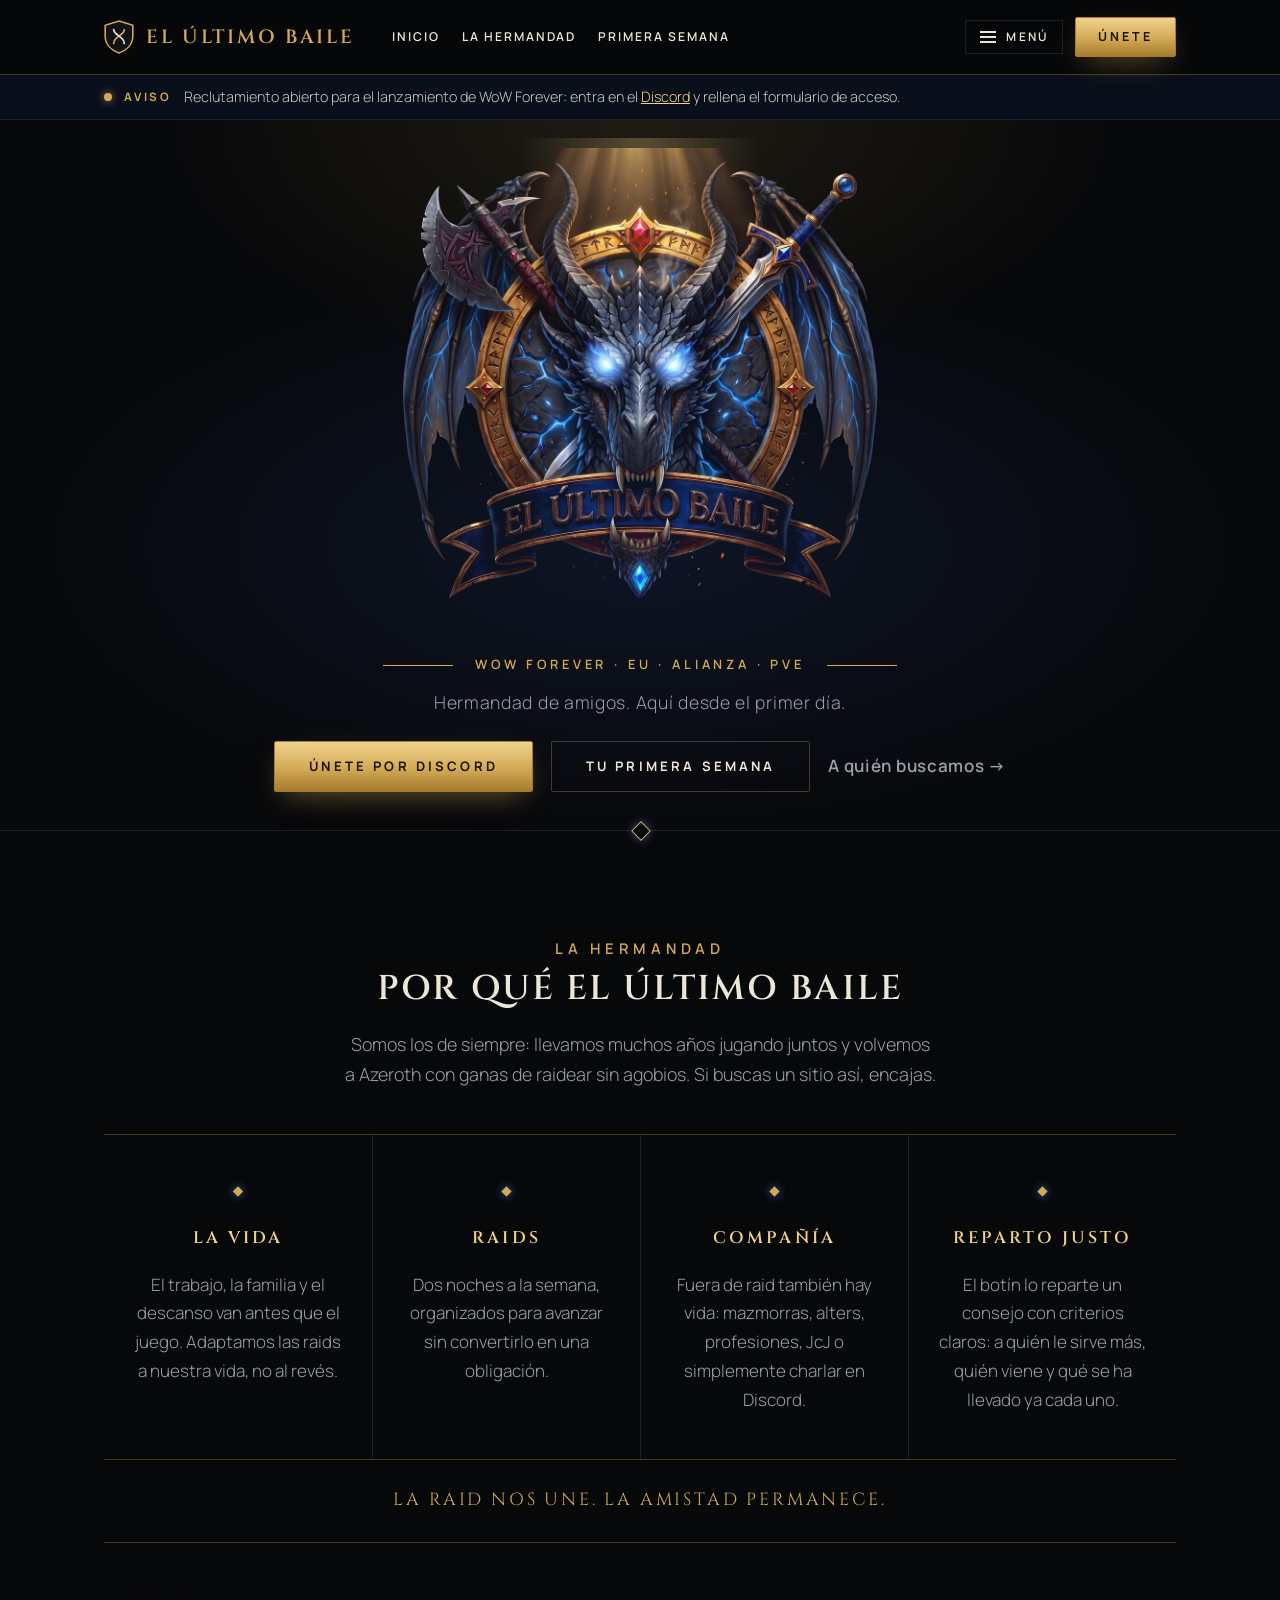
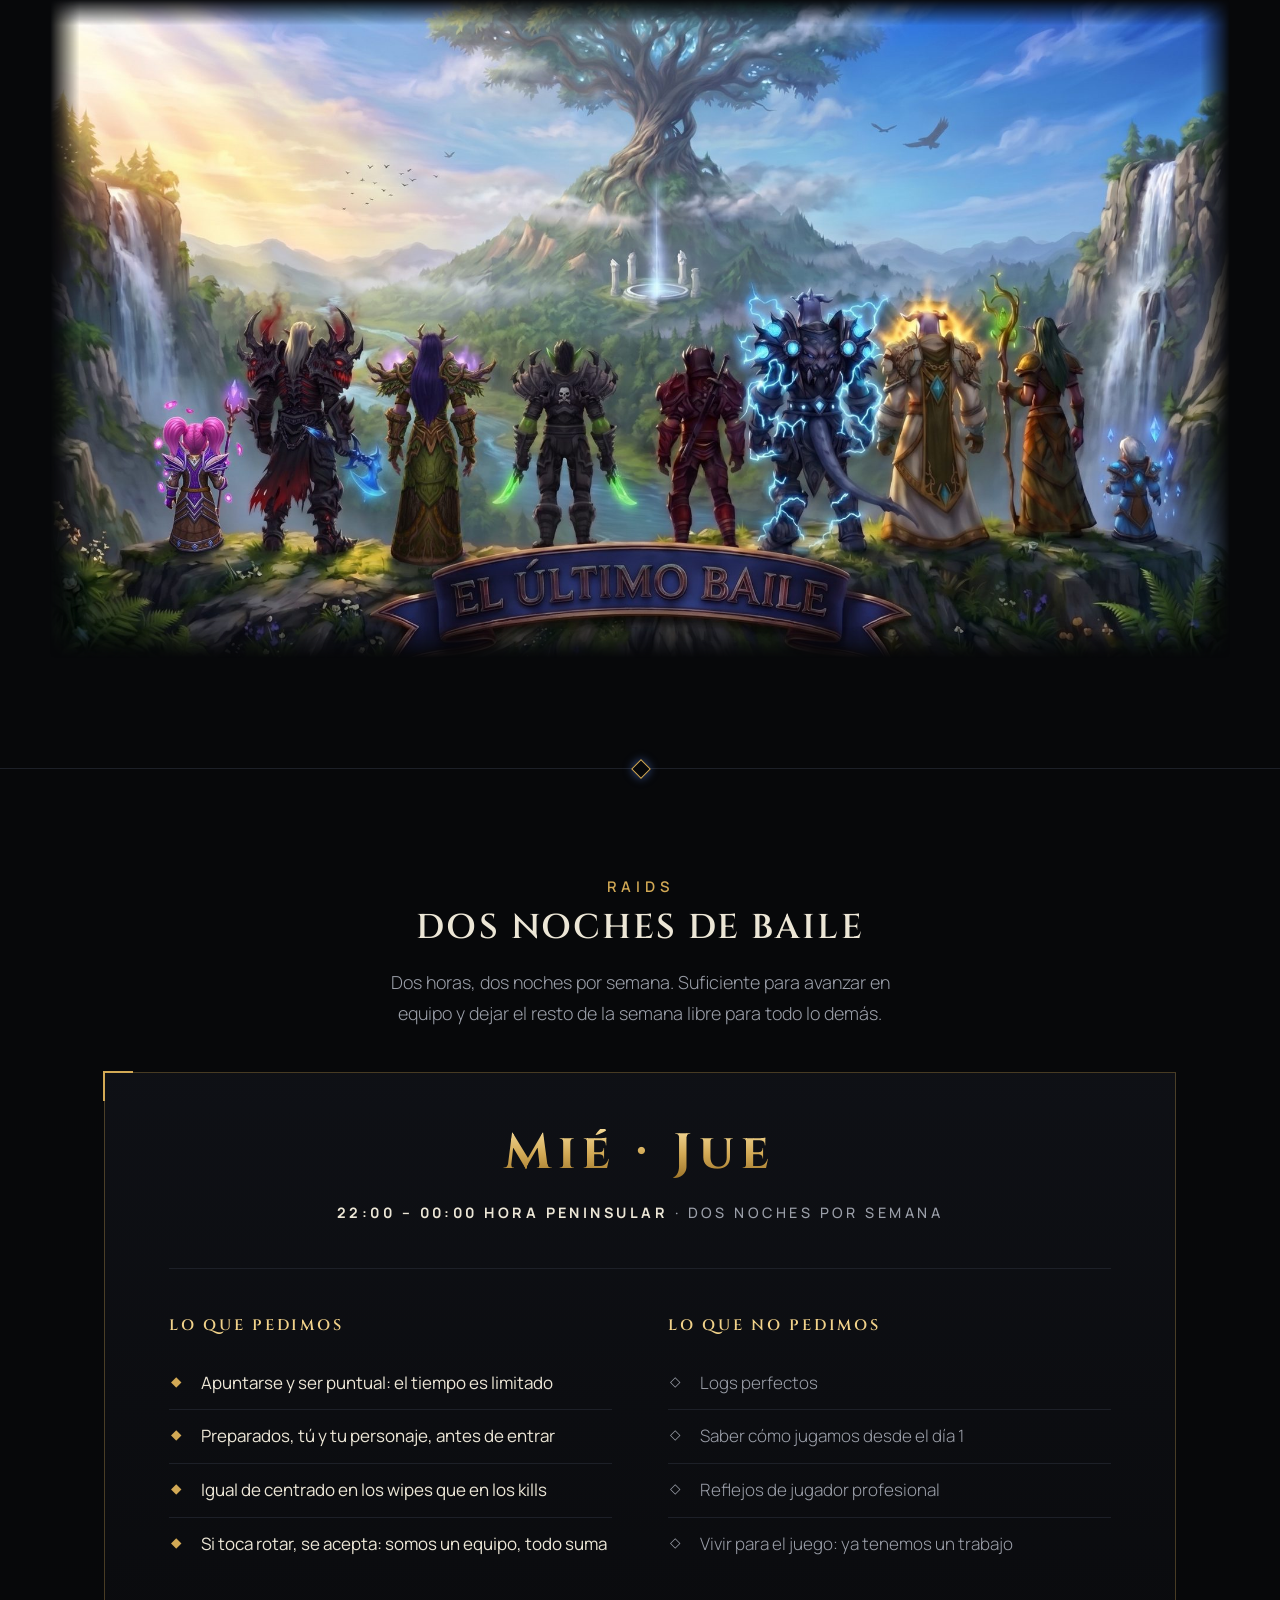
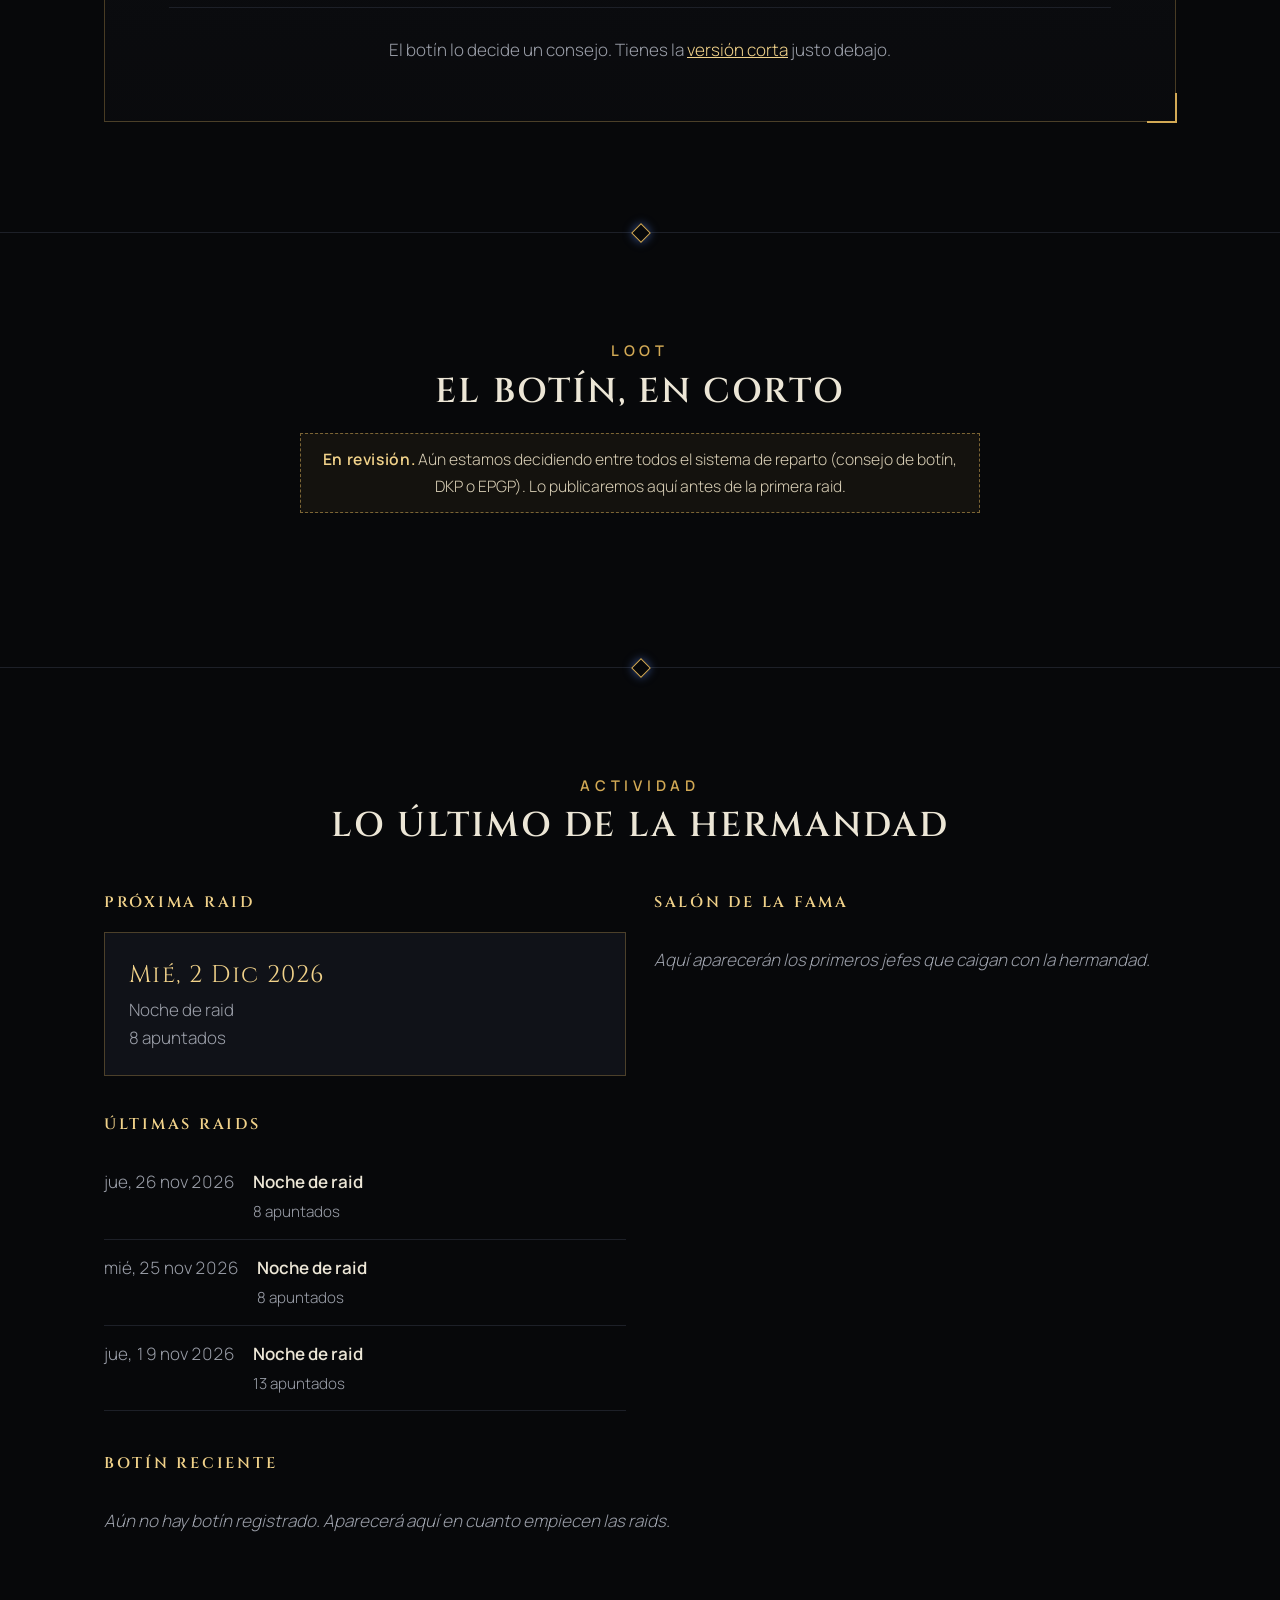
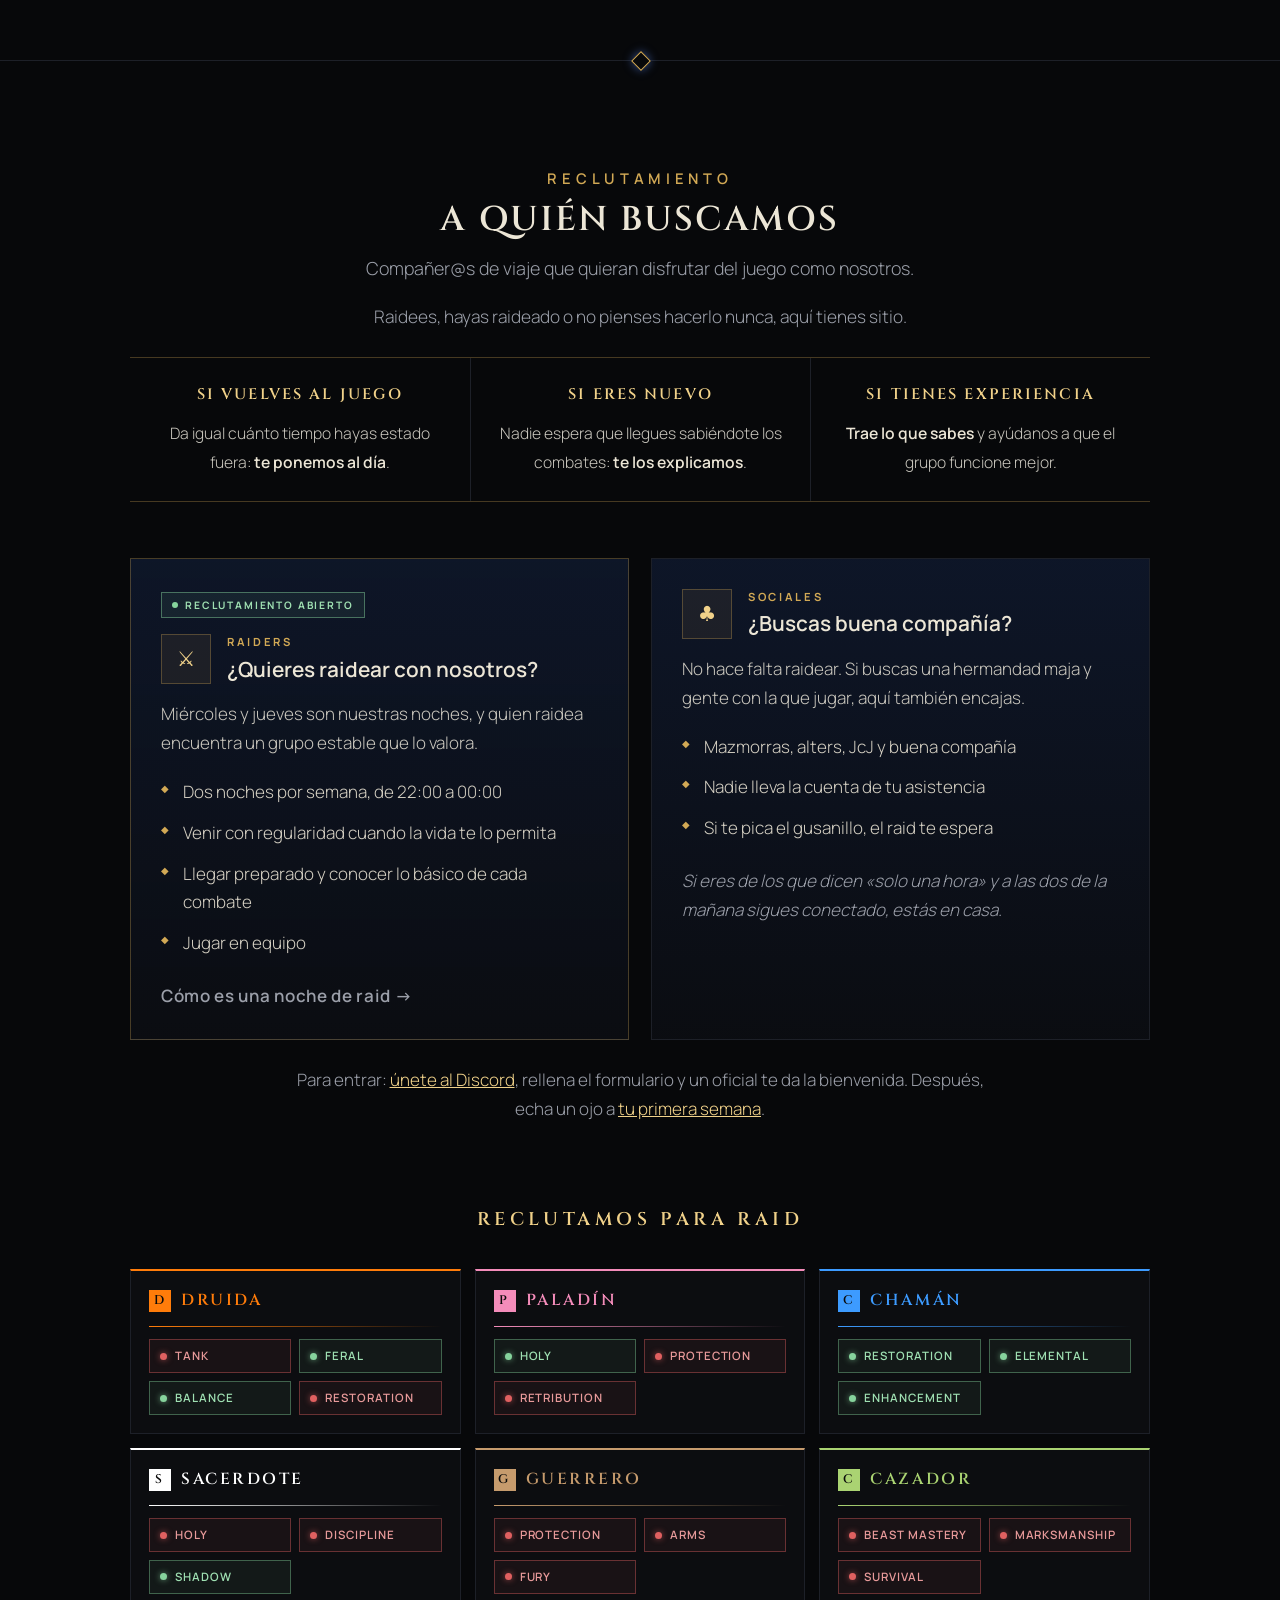
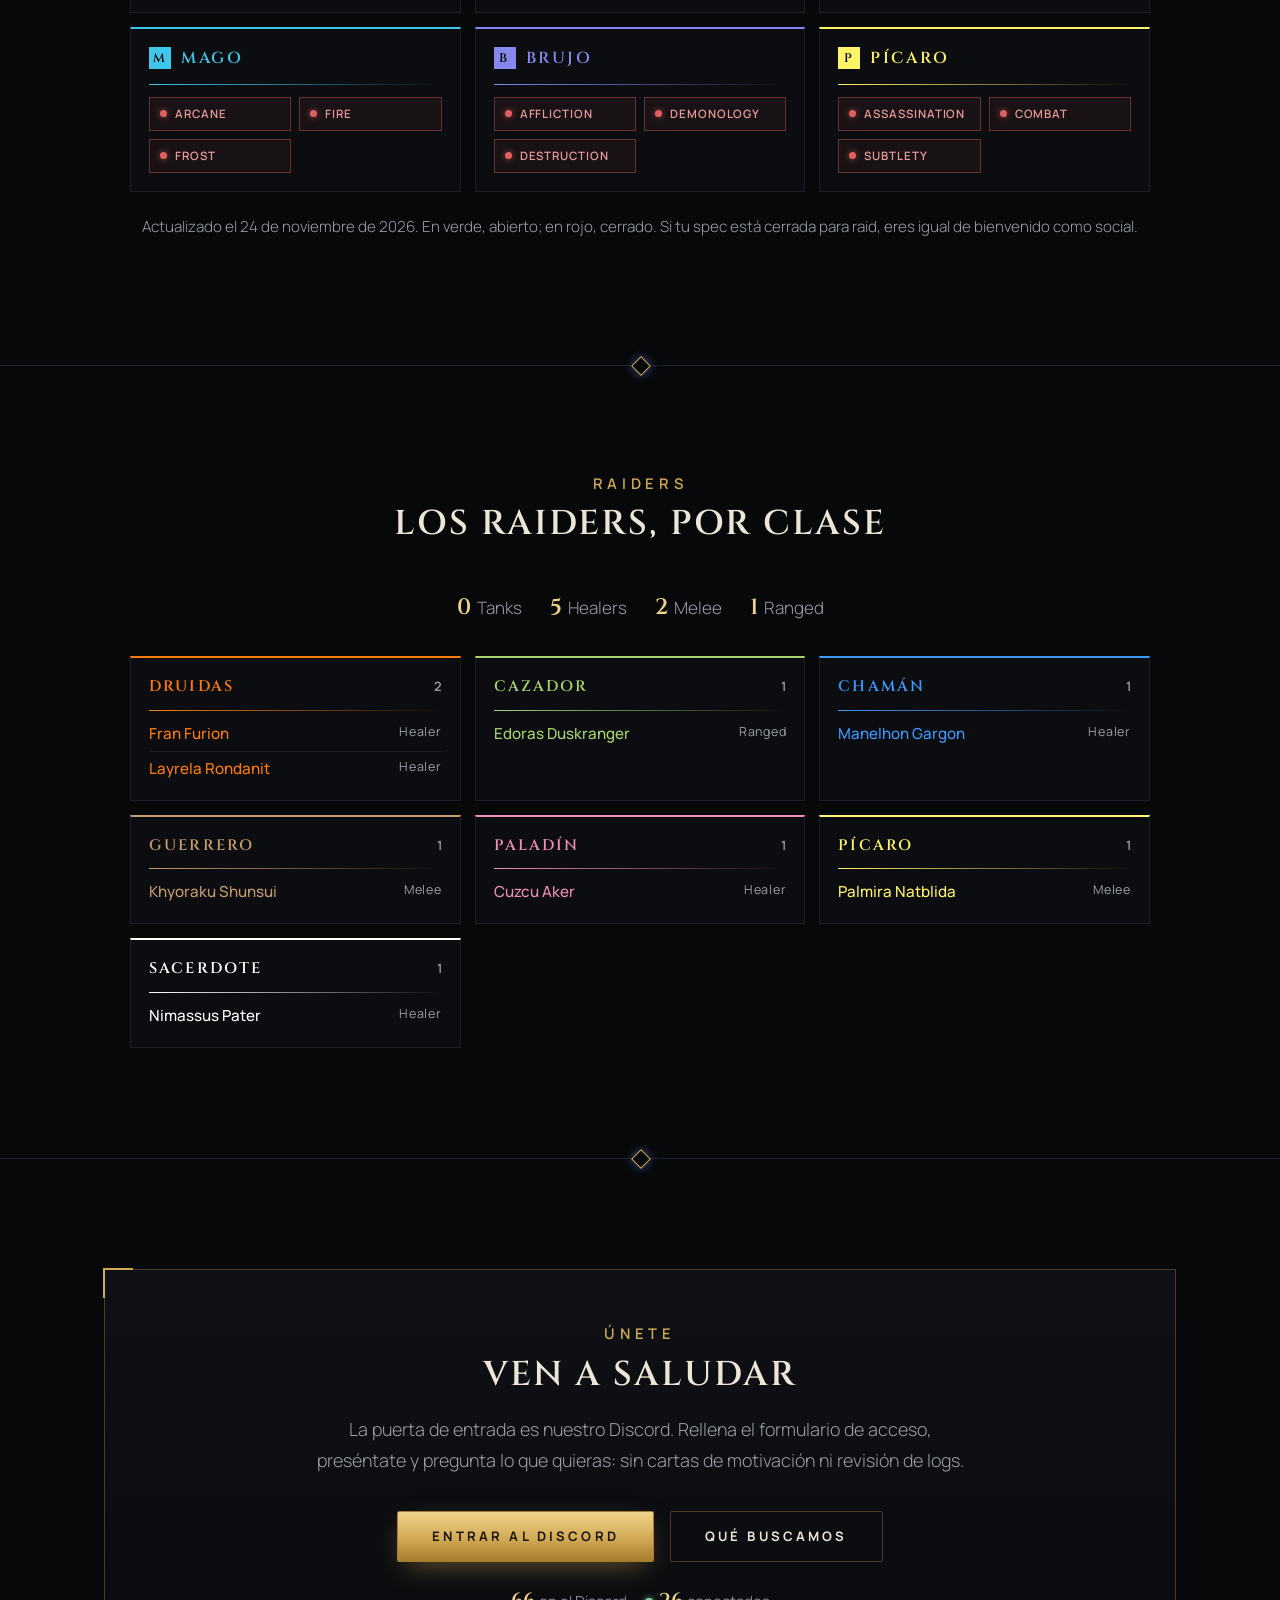
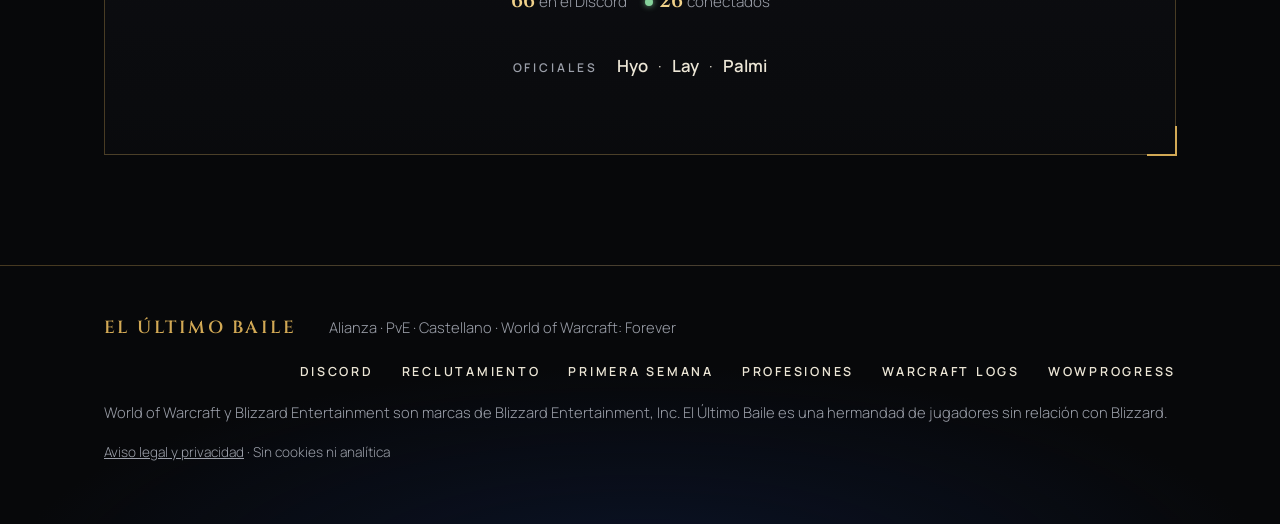
<file: index.html>
<!DOCTYPE html>
<html lang="es">
<head>
<meta charset="utf-8">
<meta name="viewport" content="width=device-width, initial-scale=1">
<!-- Quitar el día del lanzamiento público (5 nov 2026) -->
<meta name="robots" content="noindex, nofollow">
<meta name="theme-color" content="#07080a">
<meta name="color-scheme" content="dark">
<title>El Último Baile, hermandad de WoW Forever</title>
<link rel="preload" as="image" href="img/escudo.jpg" media="(min-width: 721px)">
<link rel="preload" as="image" href="img/escudo-movil.jpg" media="(max-width: 720px)">
<link rel="preload" href="fonts/manrope.woff" as="font" type="font/woff" crossorigin>
<link rel="preload" href="fonts/cinzel.woff" as="font" type="font/woff" crossorigin>
<link rel="stylesheet" href="comun/menu.css">
<style>
  /* Fuentes servidas desde la propia web (licencia SIL OFL, ver fonts/). Sin peticiones a Google. */
  @font-face{font-family:"Cinzel";src:url("fonts/cinzel.woff") format("woff");font-weight:400 900;font-style:normal;font-display:swap}
  @font-face{font-family:"Manrope";src:url("fonts/manrope.woff") format("woff");font-weight:200 800;font-style:normal;font-display:swap}
  :root{
    --fondo:#07080a;
    --panel:#0c0d10;
    --panel-2:#101218;
    --linea:#1d2028;
    --filete:rgba(201,162,82,.32);   /* líneas doradas finas */
    --texto:#ece6d6;
    --suave:#9b9fa9;
    --oro:#d2a955;
    --oro-claro:#f1d28a;
    --oro-oscuro:#a67c2e;
    --azul-noche:#0d1a3a;
    --azul:#5b8dff;                  /* acento del escudo (ojos del dragón) */
    --radio:2px;
    --titulos:"Cinzel", Georgia, serif;
    --texto-f:"Manrope", system-ui, sans-serif;
    --anillo:"Cinzel Decorative", "Cinzel", Georgia, serif;   /* capitales ornamentadas */
  }
  *{box-sizing:border-box}
  [hidden]{display:none !important}
  html{scroll-behavior:smooth;scroll-padding-top:120px}
  body{margin:0;background:var(--fondo);color:var(--texto);font:300 1.0625rem/1.7 var(--texto-f)}
  a{color:var(--oro-claro)}
  a:focus-visible,.boton:focus-visible{outline:2px solid var(--oro);outline-offset:3px}
  .envoltura{max-width:1120px;margin:0 auto;padding:0 24px}
  h1,h2,h3,h4{margin:0;font-weight:600}
  p{margin:0 0 1em}
  strong{font-weight:600;color:var(--texto)}

  /* Piezas comunes */
  .etiqueta{display:block;font:600 .92rem/1 var(--texto-f);letter-spacing:.32em;text-transform:uppercase;color:var(--oro);margin-bottom:14px}
  h2{font-family:var(--titulos);font-size:clamp(1.45rem,2.9vw,2.15rem);line-height:1.15;letter-spacing:.06em;text-transform:uppercase;color:var(--texto)}
  h3{font-family:var(--titulos);font-size:1.05rem;letter-spacing:.18em;text-transform:uppercase;color:var(--oro-claro)}
  .entradilla{color:var(--suave);max-width:62ch;margin:20px auto 0;font-size:1.12rem;text-wrap:balance}
  .cabecera-seccion{text-align:center;margin-bottom:44px}
  .boton{display:inline-flex;align-items:center;justify-content:center;font:700 .82rem/1 var(--texto-f);letter-spacing:.24em;text-transform:uppercase;text-decoration:none;padding:18px 34px;border-radius:var(--radio);
    color:#1a1306;background:linear-gradient(180deg,#f0d38c 0%,#d2a955 55%,#a67c2e 100%);border:1px solid #a67c2e;box-shadow:0 10px 30px -10px rgba(210,169,85,.55)}
  .boton:hover{filter:brightness(1.08)}
  .boton.secundario{background:rgba(7,8,10,.6);color:var(--texto);border-color:rgba(201,162,82,.45);box-shadow:none}
  .boton.secundario:hover{border-color:var(--oro)}
  .aviso{max-width:680px;margin:22px auto 0;padding:12px 18px;border:1px dashed rgba(210,169,85,.55);background:rgba(210,169,85,.06);color:#d9cfb6;font-size:.98rem;text-align:center}
  .aviso b{color:var(--oro-claro);font-weight:600;letter-spacing:.04em}
  .provisional{display:inline-block;font:500 .72rem/1.6 var(--texto-f);letter-spacing:.08em;text-transform:none;color:var(--suave);border:1px dashed #3d404a;border-radius:99px;padding:0 10px;vertical-align:middle}

  /* Panel con esquinas doradas */
  .marco{position:relative;border:1px solid var(--filete);background:linear-gradient(180deg,rgba(16,18,24,.85),rgba(10,11,14,.85));padding:56px 64px}
  .marco::before,.marco::after{content:"";position:absolute;width:28px;height:28px;border:2px solid var(--oro)}
  .marco::before{top:-2px;left:-2px;border-right:0;border-bottom:0}
  .marco::after{bottom:-2px;right:-2px;border-left:0;border-top:0}

  /* Secciones y separador con rombo */
  .seccion{position:relative;padding:110px 0;border-top:1px solid var(--linea)}
  .seccion::before{content:"";position:absolute;top:-7px;left:50%;width:12px;height:12px;margin-left:-6px;transform:rotate(45deg);background:var(--fondo);border:1px solid var(--oro);box-shadow:0 0 10px rgba(91,141,255,.55)}

  /* Barra superior fija: marca, enlaces y botón en una fila (en móvil los enlaces bajan a una segunda fila) */

  /* Cabecera: título, línea de datos, frase y la imagen completa debajo, separada */
  .hero{position:relative;padding:28px 0 8px;overflow:hidden;text-align:center;
    background:
      radial-gradient(700px 360px at 50% 0%,rgba(210,169,85,.12),transparent 70%),
      radial-gradient(900px 420px at 50% 60%,rgba(60,100,210,.14),transparent 70%),var(--fondo)}
  /* Título solo para lectores de pantalla: el nombre va en el escudo */
  .oculto{position:absolute;width:1px;height:1px;overflow:hidden;clip:rect(0 0 0 0);white-space:nowrap}
  .hero .ficha{display:flex;align-items:center;justify-content:center;gap:22px;font:600 .8rem/1.4 var(--texto-f);letter-spacing:.3em;text-transform:uppercase;color:var(--oro);margin:28px auto 14px}
  .hero .ficha::before,.hero .ficha::after{content:"";flex:0 0 70px;height:1px;background:var(--oro)}
  .hero .lema{font:300 clamp(.95rem,1.4vw,1.1rem)/1.6 var(--texto-f);letter-spacing:.04em;color:var(--suave);margin:0 auto 24px;max-width:48ch}
  .acciones{display:flex;gap:16px;flex-wrap:wrap;justify-content:center}

  /* Pilares */
  .pilares{display:grid;grid-template-columns:repeat(4,1fr);border-top:1px solid var(--filete);border-bottom:1px solid var(--filete)}
  .pilar{padding:44px 30px;text-align:center;border-left:1px solid var(--linea)}
  .pilar:first-child{border-left:0}
  .pilar .rombo{display:block;color:var(--oro);font-size:.85rem;margin-bottom:22px;text-shadow:0 0 10px rgba(91,141,255,.7)}
  .pilar h3{margin-bottom:18px}
  .pilar p{color:var(--suave);margin:0}
  /* Nosotros: la imagen de los diez, entera y sin nada encima */
  .imagen-nosotros{display:block;width:min(100%,1180px);height:auto;margin:56px auto 0;
    -webkit-mask-image:linear-gradient(180deg,transparent 0%,#000 4%,#000 95%,transparent 100%),linear-gradient(90deg,transparent 0%,#000 2.5%,#000 97.5%,transparent 100%);
            mask-image:linear-gradient(180deg,transparent 0%,#000 4%,#000 95%,transparent 100%),linear-gradient(90deg,transparent 0%,#000 2.5%,#000 97.5%,transparent 100%);
    -webkit-mask-composite:source-in;mask-composite:intersect}
  .frase{text-align:center;font-family:var(--titulos);font-size:clamp(.92rem,1.5vw,1.1rem);letter-spacing:.16em;text-transform:uppercase;color:var(--oro);padding:26px 0;border-bottom:1px solid var(--filete);margin:0}

  /* Raids */
  .dias{text-align:center;font-family:var(--titulos);font-weight:700;font-size:clamp(1.9rem,4.6vw,3.1rem);letter-spacing:.14em;line-height:1;
    background:linear-gradient(180deg,#f3d896 0%,#d2a955 50%,#9d7429 100%);-webkit-background-clip:text;background-clip:text;color:transparent}
  .horas{text-align:center;font:700 .9rem/1.6 var(--texto-f);letter-spacing:.24em;text-transform:uppercase;margin:22px 0 0}
  .horas span{color:var(--suave);font-weight:500}
  .listas{display:grid;grid-template-columns:1fr 1fr;gap:56px;margin-top:44px;padding-top:44px;border-top:1px solid var(--linea)}
  .lista h3{font-size:.95rem;margin-bottom:18px}
  .lista ul{list-style:none;margin:0;padding:0}
  .lista li{position:relative;padding:12px 0 12px 32px;border-bottom:1px solid var(--linea);font-weight:400}
  .lista li:last-child{border-bottom:0}
  .lista li::before{content:"◆";position:absolute;left:2px;top:13px;color:var(--oro);font-size:.85rem}
  .lista.no li{color:var(--suave);font-weight:300}
  .lista.no li::before{content:"◇";color:var(--suave)}
  .pie-marco{text-align:center;color:var(--suave);margin:36px 0 0;padding-top:28px;border-top:1px solid var(--linea)}

  /* Botín */
  .botin{display:grid;grid-template-columns:1fr 1.3fr;gap:64px;align-items:center}
  .destacado-botin{text-align:center;padding:40px 24px;border-top:1px solid var(--filete);border-bottom:1px solid var(--filete)}
  .destacado-botin .grande{font-family:var(--titulos);font-weight:700;font-size:clamp(2rem,4.5vw,3.2rem);letter-spacing:.06em;line-height:1.1;margin:10px 0 18px;
    background:linear-gradient(180deg,#f3d896 0%,#d2a955 50%,#9d7429 100%);-webkit-background-clip:text;background-clip:text;color:transparent}
  .destacado-botin p{color:var(--suave);font-size:.95rem;margin:0}
  .definiciones{margin:0}
  .definicion{display:grid;grid-template-columns:200px 1fr;gap:24px;padding:24px 0;border-bottom:1px solid var(--linea)}
  .definicion:last-child{border-bottom:0}
  .definicion dt{font-family:var(--titulos);font-weight:600;letter-spacing:.12em;text-transform:uppercase;color:var(--oro-claro)}
  .definicion dt small{display:block;font:600 .72rem/1.6 var(--texto-f);letter-spacing:.24em;color:var(--suave);margin-top:6px}
  .definicion dd{margin:0;color:var(--suave)}

  /* Actividad */
  .dos-col{display:grid;grid-template-columns:1fr 1fr;gap:28px}
  .bloque-titulo{font-size:.95rem;margin-bottom:16px}
  .proxima{border:1px solid var(--filete);background:var(--panel-2);padding:22px 24px}
  .proxima .fecha-grande{font-family:var(--titulos);font-size:1.5rem;letter-spacing:.06em;text-transform:capitalize;color:var(--oro-claro)}
  .proxima .detalle{color:var(--suave)}
  .etiqueta-dif{display:inline-block;font:600 .7rem/1.6 var(--texto-f);letter-spacing:.18em;text-transform:uppercase;color:var(--oro);border:1px solid var(--filete);padding:0 8px;margin-left:8px;vertical-align:middle}
  .actividad{list-style:none;margin:0;padding:0}
  .actividad li{display:grid;grid-template-columns:auto 1fr;gap:2px 18px;padding:14px 0;border-bottom:1px solid var(--linea)}
  .actividad .cuando{color:var(--suave);grid-row:span 2;font-variant-numeric:tabular-nums}
  .actividad .que{font-weight:600}
  .actividad .detalle{color:var(--suave);font-size:.95rem}
  .vacio{color:var(--suave);font-style:italic;padding:14px 0;margin:0}
  .kill{display:grid;grid-template-columns:110px 1fr;gap:16px;border:1px solid var(--linea);background:var(--panel);margin-bottom:12px}
  .kill .captura{background:repeating-linear-gradient(135deg,rgba(210,169,85,.07) 0 10px,transparent 10px 20px),var(--panel-2);display:grid;place-items:center;color:var(--suave);font-size:.75rem;text-align:center;padding:8px}
  .kill .cuerpo{padding:12px 14px 12px 0}
  .kill .jefe{font-family:var(--titulos);letter-spacing:.06em;color:#e07a5f;font-weight:600}
  .kill .meta{color:var(--suave);font-size:.9rem}
  .tabla-botin{margin-top:40px}
  .tabla-botin table{width:100%;border-collapse:collapse}
  .tabla-botin th{text-align:left;font:600 .75rem/1 var(--texto-f);letter-spacing:.22em;text-transform:uppercase;color:var(--oro);padding:14px 0;border-bottom:1px solid var(--filete)}
  .tabla-botin td{padding:12px 16px 12px 0;border-bottom:1px solid var(--linea);vertical-align:top}
  .tabla-botin td:first-child{color:var(--suave);white-space:nowrap}
  .tabla-botin td:nth-child(2){font-weight:600}

  /* Reclutamiento */
  .perfiles{max-width:1020px;margin:0 auto 56px;text-align:center;font-size:1.08rem}
  .perfiles .intro-perfiles{margin:0 auto 26px;color:var(--suave)}
  .perfil-lista{list-style:none;margin:0;padding:0;display:grid;grid-template-columns:repeat(3,1fr);gap:0;border-top:1px solid var(--filete);border-bottom:1px solid var(--filete)}
  .perfil-lista li{padding:24px 22px;border-left:1px solid var(--linea)}
  .perfil-lista li:first-child{border-left:0}
  .perfil-lista strong{display:block;font-family:var(--titulos);font-weight:600;font-size:.95rem;letter-spacing:.14em;text-transform:uppercase;color:var(--oro-claro);margin-bottom:10px}
  .perfil-lista span{color:#c9c6bd;font-size:.98rem}
  .perfil-lista b{color:var(--texto);font-weight:600}
  #reclutamiento .cabecera-seccion{margin-bottom:18px}
  #reclutamiento .entradilla{margin-top:14px}
  .dos-marco{display:grid;grid-template-columns:1fr 1fr;gap:56px}
  .dos-marco h3{margin-bottom:16px}
  .dos-marco p{color:#c9c6bd}
  .titulo-lista{text-align:center;margin:80px 0 34px;font-size:1.15rem;letter-spacing:.24em}
  .clases{display:grid;grid-template-columns:repeat(3,1fr);gap:14px;max-width:1020px;margin:0 auto}
  .clase{background:var(--panel);border:1px solid var(--linea);border-top:2px solid var(--c);padding:16px 18px 18px}
  .clase h4{margin:0;font-family:var(--titulos);font-size:1rem;letter-spacing:.16em;text-transform:uppercase;color:var(--c);display:flex;align-items:center;gap:10px}
  .clase h4 .icono{width:22px;height:22px;display:grid;place-items:center;font-size:.78rem;color:#0a0a0a;background:var(--c)}
  .clase .raya{height:1px;margin:12px 0 12px;background:linear-gradient(90deg,var(--c),transparent)}
  .specs{list-style:none;margin:0;padding:0;display:grid;grid-template-columns:1fr 1fr;gap:8px}
  .spec{display:flex;align-items:center;gap:8px;font:600 .72rem/1.2 var(--texto-f);letter-spacing:.08em;text-transform:uppercase;white-space:nowrap;padding:9px 10px;border:1px solid rgba(134,211,156,.4);color:#9fe0b2;background:rgba(134,211,156,.06)}
  .spec::before{content:"";flex:0 0 7px;height:7px;border-radius:50%;background:#86d39c;box-shadow:0 0 6px rgba(134,211,156,.7)}
  .spec.cerrada{border-color:rgba(224,96,96,.4);color:#e89a9a;background:rgba(224,96,96,.06)}
  .spec.cerrada::before{background:#e06060;box-shadow:0 0 6px rgba(224,96,96,.7)}
  .nota-lista{text-align:center;color:var(--suave);font-size:.95rem;margin-top:22px}

  /* Raiders */
  .recuento{display:flex;justify-content:center;gap:28px;flex-wrap:wrap;color:var(--suave);margin:0 0 30px}
  .recuento strong{font-family:var(--titulos);font-size:1.4rem;color:var(--oro-claro);margin-right:6px}
  .roster{display:grid;grid-template-columns:repeat(3,1fr);gap:14px;max-width:1020px;margin:0 auto}
  .grupo{background:var(--panel);border:1px solid var(--linea);border-top:2px solid var(--c);padding:16px 18px 14px}
  .grupo .raya{height:1px;margin:10px 0 6px;background:linear-gradient(90deg,var(--c),transparent)}
  .grupo h4{margin:0;font-family:var(--titulos);font-size:.95rem;letter-spacing:.14em;text-transform:uppercase;color:var(--c);display:flex;justify-content:space-between;align-items:baseline}
  .grupo h4 span{font-family:var(--texto-f);font-size:.8rem;color:var(--suave);letter-spacing:0}
  .grupo ul{list-style:none;margin:0;padding:0}
  .grupo li{display:flex;justify-content:space-between;gap:10px;padding:4px 0;font-size:.95rem;font-weight:400;border-top:1px solid var(--linea)}
  .grupo li:first-child{border-top:0}
  .grupo .nombre-pj{color:var(--c);font-weight:500}
  .grupo .rol{color:var(--suave);font-size:.78rem;letter-spacing:.06em;white-space:nowrap}

  /* Únete */
  .unete{text-align:center}
  .unete .entradilla{margin-bottom:36px}
  .discord-recuento{margin:22px 0 0;color:var(--suave);font-size:.95rem}
  .discord-recuento strong{font-family:var(--titulos);font-size:1.25rem;color:var(--oro-claro);margin-right:4px}
  .discord-recuento .punto{display:inline-block;width:8px;height:8px;border-radius:50%;background:#86d39c;box-shadow:0 0 6px rgba(134,211,156,.8);margin:0 6px 1px 18px}
  .contactos{margin-top:34px;display:flex;justify-content:center;align-items:baseline;flex-wrap:wrap;gap:8px 10px;font-size:1.05rem}
  .contactos span{font:600 .75rem/1 var(--texto-f);letter-spacing:.24em;text-transform:uppercase;color:var(--suave);margin-right:10px}
  .contactos b{font-weight:600}

  footer{border-top:1px solid var(--filete);padding:48px 0 60px;color:var(--suave);font-size:.92rem;background:radial-gradient(900px 300px at 50% 120%,rgba(13,26,58,.6),transparent 70%)}
  footer .fila{display:flex;flex-wrap:wrap;align-items:baseline;gap:12px 32px;margin-bottom:22px}
  footer .marca{font-size:1.1rem}
  footer nav{display:flex;flex-wrap:wrap;gap:12px 28px;justify-content:flex-end;margin-bottom:22px}
  footer nav a{font:600 .78rem/1 var(--texto-f);letter-spacing:.22em;text-transform:uppercase;color:var(--texto);text-decoration:none}
  footer nav a:hover{color:var(--oro-claro)}
  footer .legal{margin:16px 0 0;font-size:.85rem}
  footer .legal a{color:var(--suave)}
  footer .legal a:hover{color:var(--oro-claro)}

  @media (max-width:960px){
    .pilares{grid-template-columns:1fr 1fr}
    .pilar:nth-child(3){border-left:0}
    .pilar:nth-child(n+3){border-top:1px solid var(--linea)}
    .botin{grid-template-columns:1fr;gap:36px}
    .marco{padding:44px 32px}
  }
  @media (max-width:720px){
    .perfil-lista{grid-template-columns:1fr}
    .perfil-lista li{border-left:0;border-top:1px solid var(--linea);padding:20px 6px}
    .perfil-lista li:first-child{border-top:0}
    body{font-size:1rem}
    .seccion{padding:80px 0}
    .hero{padding:44px 0 0}
    .hero .ficha{gap:12px;letter-spacing:.2em;font-size:.68rem}
    .hero .ficha::before,.hero .ficha::after{flex-basis:20px}
    .hero .lema{margin:0 auto 24px}
    /* En móvil el nombre de la imagen se lee pequeño: se añade el logo debajo */
    .hero .ficha{margin-top:10px}
    .pilares{grid-template-columns:1fr}
    .pilar{border-left:0;border-top:1px solid var(--linea);padding:34px 8px}
    .pilar:first-child{border-top:0}
    .listas,.dos-col,.dos-marco{grid-template-columns:1fr;gap:36px}
    .marco{padding:36px 22px}
    .definicion{grid-template-columns:1fr;gap:8px}
    .clases{grid-template-columns:1fr}
    .roster{grid-template-columns:1fr;gap:10px}
    footer nav{justify-content:flex-start}
  }
  @media (prefers-reduced-motion:reduce){html{scroll-behavior:auto}}

  /* Franja de aviso */
  .franja-aviso{border-bottom:1px solid var(--linea);background:rgba(13,26,58,.35);font-size:.9rem;color:#c9c6bd}
  .franja-aviso .envoltura{display:flex;align-items:center;gap:12px;padding-top:10px;padding-bottom:10px}
  .franja-aviso .punto{flex:0 0 8px;height:8px;border-radius:50%;background:var(--oro);box-shadow:0 0 8px rgba(210,169,85,.8);animation:latido 2.4s ease-in-out infinite}
  .franja-aviso b{font:700 .72rem/1 var(--texto-f);letter-spacing:.24em;text-transform:uppercase;color:var(--oro);white-space:nowrap}
  .franja-aviso a{color:var(--oro-claro)}
  @keyframes latido{50%{opacity:.35}}

  /* Escudo animado (sin estandarte) */
  .escudo-hero{position:relative;width:min(480px,86vw);margin:0 auto}
  .escudo-vivo{position:relative}
  .escudo-vivo .escudo{display:block;width:100%;height:auto;margin:0;mix-blend-mode:lighten}
  .ojo{position:absolute;z-index:2;width:11%;aspect-ratio:1;margin:-5.5% 0 0 -5.5%;border-radius:50%;pointer-events:none;mix-blend-mode:screen;
    background:radial-gradient(circle,rgba(230,242,255,1),rgba(110,165,255,.8) 32%,rgba(40,90,255,0) 72%);animation:pulso-ojos 5s ease-in-out infinite}
  .ojo.izq{left:42.9%;top:44.6%}.ojo.der{left:57.1%;top:45%}
  @keyframes pulso-ojos{0%,100%{opacity:.3;transform:scale(.85)}50%{opacity:1;transform:scale(1.25)}}
  .alas-luz{position:absolute;inset:0;z-index:2;pointer-events:none;mix-blend-mode:screen;opacity:0;
    background:url("img/escudo.jpg") center/100% 100%;filter:brightness(2.1) saturate(2) hue-rotate(-8deg);
    -webkit-mask-image:linear-gradient(90deg,#000 0,#000 17%,transparent 25%,transparent 75%,#000 83%,#000 100%),linear-gradient(180deg,transparent 0,transparent 30%,#000 40%,#000 100%);
            mask-image:linear-gradient(90deg,#000 0,#000 17%,transparent 25%,transparent 75%,#000 83%,#000 100%),linear-gradient(180deg,transparent 0,transparent 30%,#000 40%,#000 100%);
    -webkit-mask-composite:source-in;mask-composite:intersect;
    animation:pulso-alas 5s ease-in-out infinite}
  @keyframes pulso-alas{0%,100%{opacity:0}50%{opacity:.8}}
  .rayo{position:absolute;z-index:0;left:50%;top:-10px;width:60%;height:55%;transform:translateX(-50%);pointer-events:none;
    background:radial-gradient(60% 100% at 50% 0,rgba(241,210,138,.28),transparent 70%);animation:respirar 6s ease-in-out infinite}
  @keyframes respirar{50%{opacity:.45}}
  .acciones-hero{display:flex;flex-wrap:wrap;gap:14px 18px;align-items:center;justify-content:center;margin:4px 0 30px}
  .boton.secundario{background:none;color:var(--texto);border:1px solid var(--filete);box-shadow:none}
  .boton.secundario:hover{border-color:var(--oro);color:var(--oro-claro)}
  .enlace-flecha{color:var(--suave);text-decoration:none;font-weight:600;letter-spacing:.04em}
  .enlace-flecha:hover{color:var(--oro-claro)}
  @media (prefers-reduced-motion:reduce){
    .ojo,.alas-luz,.rayo,.franja-aviso .punto{animation:none}
    .ojo{opacity:.6}
  }
  @media (max-width:720px){
    .franja-aviso{font-size:.82rem}.franja-aviso b{display:none}
    .acciones-hero .boton{flex:1 1 100%;text-align:center}
  }

  /* Reclutamiento: dos tarjetas por perfil */
  .tarjetas-union{display:grid;grid-template-columns:1fr 1fr;gap:22px;max-width:1020px;margin:46px auto 0}
  .tarjeta-union{position:relative;background:linear-gradient(180deg,rgba(19,33,64,.55),rgba(11,13,18,.9));border:1px solid var(--linea);padding:30px 30px 28px}
  .tarjeta-union.destacada{border-color:var(--filete)}
  .tarjeta-union .sello{display:inline-block;margin:0 0 16px;font:700 .64rem/1 var(--texto-f);letter-spacing:.18em;text-transform:uppercase;padding:7px 10px;
    color:#9fe0b2;border:1px solid rgba(134,211,156,.45);background:rgba(134,211,156,.08)}
  .tarjeta-union .sello::before{content:"";display:inline-block;width:6px;height:6px;border-radius:50%;background:#86d39c;margin-right:7px;vertical-align:1px}
  .cab-tarjeta{display:flex;align-items:center;gap:16px;margin-bottom:16px}
  .icono-tarjeta{flex:0 0 50px;height:50px;display:grid;place-items:center;font-size:1.3rem;color:var(--oro-claro);border:1px solid var(--filete);background:rgba(210,169,85,.08)}
  .tarjeta-union .mini{display:block;font:700 .7rem/1 var(--texto-f);letter-spacing:.24em;text-transform:uppercase;color:var(--oro);margin-bottom:8px}
  .tarjeta-union h3{margin:0;font:600 1.3rem/1.25 var(--texto-f);letter-spacing:0;text-transform:none;color:var(--texto)}
  .tarjeta-union p{color:#c9c6bd;margin:0 0 14px}
  .lista-rombo{list-style:none;margin:0 0 18px;padding:0}
  .lista-rombo li{position:relative;padding:6px 0 6px 22px;color:#d4cfc2}
  .lista-rombo li::before{content:"◆";position:absolute;left:0;top:8px;font-size:.62rem;color:var(--oro)}
  .tarjeta-union .guino{font-style:italic;color:var(--suave);margin:0}
  .como-entrar{text-align:center;color:var(--suave);margin:26px auto 0;max-width:720px}
  .como-entrar a{color:var(--oro-claro)}
  @media (max-width:820px){.tarjetas-union{grid-template-columns:1fr}.tarjeta-union{padding:26px 20px}}
  @media (max-width:960px) and (min-width:721px){.clases,.roster{grid-template-columns:1fr 1fr}}
</style>
</head>
<body>

<header class="barra">
  <div class="envoltura fila1">
    <a class="marca" href="./#inicio">
      <svg width="30" height="34" viewBox="0 0 28 32" aria-hidden="true">
        <path d="M14 1 L27 5 V15 C27 23 21 28.5 14 31 C7 28.5 1 23 1 15 V5 Z" fill="#101218" stroke="#D2A955" stroke-width="1.5"/>
        <path d="M9 22 C9 15 19 15 19 9" stroke="#D2A955" stroke-width="1.6" fill="none" stroke-linecap="round"/>
        <path d="M19 22 C19 15 9 15 9 9" stroke="#ECE6D6" stroke-width="1.6" fill="none" stroke-linecap="round"/>
      </svg>
      El Último Baile
    </a>
    <ul class="rapidos">
      <li><a class="enlace-menu" href="./#inicio">Inicio</a></li>
      <li><a class="enlace-menu" href="./#hermandad">La hermandad</a></li>
      <li><a class="enlace-menu" href="primera-semana.html">Primera semana</a></li>
    </ul>
    <button class="menu-movil" type="button" aria-expanded="false" aria-controls="menu-principal"><span class="rayas" aria-hidden="true"></span><span class="texto-menu">Menú</span></button>
    <nav id="menu-principal" aria-label="Principal">
      <ul class="menu">
        <li class="item-menu fijo"><a class="enlace-menu" href="./#inicio">Inicio</a></li>
        <li class="item-menu fijo"><a class="enlace-menu" href="./#hermandad">La hermandad</a></li>
        <li class="grupo-menu">
          <button class="titulo-menu" type="button" aria-expanded="false" aria-controls="sub-2">Raid</button>
          <ul class="submenu" id="sub-2">
            <li><a href="./#raids"><span class="t">Noches de raid</span><span class="d">Horario y lo que pedimos</span></a></li>
            <li><a href="loot.html"><span class="t">Loot <span class="etiqueta-menu">Propuesta</span></span><span class="d">Cómo se reparte el botín y la tabla de prioridad</span></a></li>
            <li><a href="./#actividad"><span class="t">Actividad</span><span class="d">Próxima raid y últimas noches</span></a></li>
            <li><a href="./#raiders"><span class="t">Raiders</span><span class="d">El roster actual, por clase</span></a></li>
          </ul>
        </li>
        <li class="item-menu"><a class="enlace-menu" href="./#reclutamiento">Reclutamiento</a></li>
        <li class="item-menu fijo"><a class="enlace-menu" href="primera-semana.html">Primera semana</a></li>
        <li class="grupo-menu">
          <button class="titulo-menu" type="button" aria-expanded="false" aria-controls="sub-5">Recursos</button>
          <ul class="submenu" id="sub-5">
            <li><a href="profesiones.html"><span class="t">Profesiones <span class="etiqueta-menu">Nuevo</span></span><span class="d">Quién sabe hacer qué, y las recetas raras y épicas</span></a></li>
            <li><a href="banco.html"><span class="t">Banco <span class="etiqueta-menu">En construcción</span></span><span class="d">Lo que guarda la hermandad y cómo pedirlo</span></a></li>
          </ul>
        </li>
      </ul>
    </nav>
    <a class="boton" href="https://discord.gg/mdKr9CPTTM" rel="noopener">Únete</a>
  </div>
</header>

<div class="franja-aviso" role="note">
  <div class="envoltura"><span class="punto" aria-hidden="true"></span><b>Aviso</b><span>Reclutamiento abierto para el lanzamiento de WoW Forever: entra en el <a href="https://discord.gg/mdKr9CPTTM" rel="noopener">Discord</a> y rellena el formulario de acceso.</span></div>
</div>

<main>
  <section class="hero" id="inicio" aria-labelledby="t-hero">
    <h1 class="oculto" id="t-hero">El Último Baile</h1>
    <div class="escudo-hero">
      <span class="rayo" aria-hidden="true"></span>
      <div class="escudo-vivo">
        <picture>
          <source media="(max-width: 720px)" srcset="img/escudo-movil.jpg">
          <img class="escudo" src="img/escudo.jpg" width="1000" height="1000" alt="Escudo de El Último Baile: cabeza de dragón con ojos azules mordiendo una cinta con el nombre, sobre un aro de runas, con un hacha y una espada cruzadas y alas desplegadas">
        </picture>
        <span class="alas-luz" aria-hidden="true"></span>
        <span class="ojo izq" aria-hidden="true"></span><span class="ojo der" aria-hidden="true"></span>
      </div>
    </div>
    <div class="envoltura">
      <p class="ficha">WoW Forever · EU · Alianza · PvE</p>
      <p class="lema">Hermandad de amigos. Aquí desde el primer día.</p>
      <div class="acciones-hero">
        <a class="boton" href="https://discord.gg/mdKr9CPTTM" rel="noopener">Únete por Discord</a>
        <a class="boton secundario" href="primera-semana.html">Tu primera semana</a>
        <a class="enlace-flecha" href="#reclutamiento">A quién buscamos <span aria-hidden="true">→</span></a>
      </div>
    </div>
  </section>

  <section class="seccion" id="hermandad" aria-labelledby="t-hermandad">
    <div class="envoltura">
      <div class="cabecera-seccion">
        <span class="etiqueta">La hermandad</span>
        <h2 id="t-hermandad">Por qué El Último Baile</h2>
        <p class="entradilla">Somos los de siempre: llevamos muchos años jugando juntos y volvemos a Azeroth con ganas de raidear sin agobios. Si buscas un sitio así, encajas.</p>
      </div>
      <div class="pilares">
        <div class="pilar"><span class="rombo">◆</span><h3>La vida</h3><p>El trabajo, la familia y el descanso van antes que el juego. Adaptamos las raids a nuestra vida, no al revés.</p></div>
        <div class="pilar"><span class="rombo">◆</span><h3>Raids</h3><p>Dos noches a la semana, organizados para avanzar sin convertirlo en una obligación.</p></div>
        <div class="pilar"><span class="rombo">◆</span><h3>Compañía</h3><p>Fuera de raid también hay vida: mazmorras, alters, profesiones, JcJ o simplemente charlar en Discord.</p></div>
        <div class="pilar"><span class="rombo">◆</span><h3>Reparto justo</h3><p>El botín lo reparte un consejo con criterios claros: a quién le sirve más, quién viene y qué se ha llevado ya cada uno.</p></div>
      </div>
      <p class="frase">La raid nos une. La amistad permanece.</p>
    </div>
    <picture>
      <source media="(max-width: 720px)" srcset="img/hyjal-movil.jpg">
      <img class="imagen-nosotros" src="img/hyjal.jpg" width="2000" height="1117" loading="lazy" alt="Los diez personajes de la hermandad de espaldas, sobre un risco entre cascadas, mirando hacia un gran árbol sobre una montaña, con el nombre El Último Baile en una cinta azul">
    </picture>
  </section>

  <section class="seccion" id="raids" aria-labelledby="t-raids">
    <div class="envoltura">
      <div class="cabecera-seccion">
        <span class="etiqueta">Raids</span>
        <h2 id="t-raids">Dos noches de baile</h2>
        <p class="entradilla">Dos horas, dos noches por semana. Suficiente para avanzar en equipo y dejar el resto de la semana libre para todo lo demás.</p>
      </div>
      <div class="marco">
        <div class="dias">Mié · Jue</div>
        <p class="horas">22:00 – 00:00 hora peninsular <span>· dos noches por semana</span></p>
        <div class="listas">
          <div class="lista">
            <h3>Lo que pedimos</h3>
            <ul>
              <li>Apuntarse y ser puntual: el tiempo es limitado</li>
              <li>Preparados, tú y tu personaje, antes de entrar</li>
              <li>Igual de centrado en los wipes que en los kills</li>
              <li>Si toca rotar, se acepta: somos un equipo, todo suma</li>
            </ul>
          </div>
          <div class="lista no">
            <h3>Lo que no pedimos</h3>
            <ul>
              <li>Logs perfectos</li>
              <li>Saber cómo jugamos desde el día 1</li>
              <li>Reflejos de jugador profesional</li>
              <li>Vivir para el juego: ya tenemos un trabajo</li>
            </ul>
          </div>
        </div>
        <p class="pie-marco">El botín lo decide un consejo. Tienes la <a href="#botin">versión corta</a> justo debajo.</p>
      </div>
    </div>
  </section>

  <section class="seccion" id="botin" aria-labelledby="t-botin">
    <div class="envoltura">
      <div class="cabecera-seccion">
        <span class="etiqueta">Loot</span>
        <h2 id="t-botin">El botín, en corto</h2>
        <!-- Oculto hasta decidir el sistema de reparto: quitar "hidden" para mostrarlo -->
        <p class="entradilla" hidden>Repartimos con un consejo de botín usando RCLootCouncil. Cada objeto se decide en el momento, con criterios conocidos por todos y dejando constancia de cada reparto.</p>
        <p class="aviso"><b>En revisión.</b> Aún estamos decidiendo entre todos el sistema de reparto (consejo de botín, DKP o EPGP). Lo publicaremos aquí antes de la primera raid.</p>
      </div>
      <div class="botin" hidden>
        <div class="destacado-botin">
          <span class="etiqueta">Quién decide</span>
          <div class="grande">Oficiales</div>
          <p>Los oficiales votan con criterios claros y publicados. Todo queda registrado y cualquiera puede ver qué se ha llevado quién.</p>
        </div>
        <dl class="definiciones">
          <div class="definicion"><dt>Cae un objeto<small>Tu respuesta</small></dt><dd>Aparece en tu pantalla y eliges cuánto te interesa: gran mejora, mejora pequeña, para otra especialización o paso.</dd></div>
          <div class="definicion"><dt>Decide<small>Oficiales</small></dt><dd>Los oficiales votan teniendo en cuenta lo que te aporta el objeto, tu lista de deseos, tu asistencia y lo que te has llevado últimamente.</dd></div>
          <div class="definicion"><dt>Registro<small>Hay histórico</small></dt><dd>Cada reparto se guarda. Cualquiera puede ver qué se ha llevado quién y cuándo.</dd></div>
          <div class="definicion"><dt>Dudas<small>Fuera de la raid</small></dt><dd>Si no estás de acuerdo, se habla con calma con un oficial después de raid. Las decisiones se explican, no se discuten en el chat de banda.</dd></div>
        </dl>
      </div>
    </div>
  </section>

  <section class="seccion" id="actividad" aria-labelledby="t-actividad">
    <div class="envoltura">
      <div class="cabecera-seccion">
        <span class="etiqueta">Actividad</span>
        <h2 id="t-actividad">Lo último de la hermandad</h2>
      </div>
      <div class="dos-col">
        <div>
          <h3 class="bloque-titulo">Próxima raid</h3>
          <div class="proxima" id="proxima-raid"><p class="vacio">Cargando…</p></div>
          <h3 class="bloque-titulo" style="margin-top:36px">Últimas raids</h3>
          <ul class="actividad" id="ultimas-raids"><li class="vacio">Cargando…</li></ul>
        </div>
        <div>
          <h3 class="bloque-titulo">Salón de la fama</h3>
          <p class="vacio">Aquí aparecerán los primeros jefes que caigan con la hermandad.</p>
        </div>
      </div>
      <div class="tabla-botin">
        <h3 class="bloque-titulo">Botín reciente</h3>
        <div id="botin-reciente"><p class="vacio">Cargando…</p></div>
      </div>
    </div>
  </section>

  <section class="seccion" id="reclutamiento" aria-labelledby="t-reclutamiento">
    <div class="envoltura">
      <div class="cabecera-seccion">
        <span class="etiqueta">Reclutamiento</span>
        <h2 id="t-reclutamiento">A quién buscamos</h2>
        <p class="entradilla">Compañer@s de viaje que quieran disfrutar del juego como nosotros.</p>
      </div>
      <div class="perfiles">
        <p class="intro-perfiles">Raidees, hayas raideado o no pienses hacerlo nunca, aquí tienes sitio.</p>
        <ul class="perfil-lista">
          <li><strong>Si vuelves al juego</strong><span>Da igual cuánto tiempo hayas estado fuera: <b>te ponemos al día</b>.</span></li>
          <li><strong>Si eres nuevo</strong><span>Nadie espera que llegues sabiéndote los combates: <b>te los explicamos</b>.</span></li>
          <li><strong>Si tienes experiencia</strong><span><b>Trae lo que sabes</b> y ayúdanos a que el grupo funcione mejor.</span></li>
        </ul>
      </div>
      <div class="tarjetas-union">
        <article class="tarjeta-union destacada">
          <span class="sello">Reclutamiento abierto</span>
          <div class="cab-tarjeta">
            <span class="icono-tarjeta" aria-hidden="true">⚔</span>
            <div><span class="mini">Raiders</span><h3>¿Quieres raidear con nosotros?</h3></div>
          </div>
          <p>Miércoles y jueves son nuestras noches, y quien raidea encuentra un grupo estable que lo valora.</p>
          <ul class="lista-rombo">
            <li>Dos noches por semana, de 22:00 a 00:00</li>
            <li>Venir con regularidad cuando la vida te lo permita</li>
            <li>Llegar preparado y conocer lo básico de cada combate</li>
            <li>Jugar en equipo</li>
          </ul>
          <a class="enlace-flecha" href="#raids">Cómo es una noche de raid <span aria-hidden="true">→</span></a>
        </article>
        <article class="tarjeta-union">
          <div class="cab-tarjeta">
            <span class="icono-tarjeta" aria-hidden="true">♣</span>
            <div><span class="mini">Sociales</span><h3>¿Buscas buena compañía?</h3></div>
          </div>
          <p>No hace falta raidear. Si buscas una hermandad maja y gente con la que jugar, aquí también encajas.</p>
          <ul class="lista-rombo">
            <li>Mazmorras, alters, JcJ y buena compañía</li>
            <li>Nadie lleva la cuenta de tu asistencia</li>
            <li>Si te pica el gusanillo, el raid te espera</li>
          </ul>
          <p class="guino">Si eres de los que dicen «solo una hora» y a las dos de la mañana sigues conectado, estás en casa.</p>
        </article>
      </div>
      <p class="como-entrar">Para entrar: <a href="https://discord.gg/mdKr9CPTTM" rel="noopener">únete al Discord</a>, rellena el formulario y un oficial te da la bienvenida. Después, echa un ojo a <a href="primera-semana.html">tu primera semana</a>.</p>
      <h3 class="titulo-lista">Reclutamos para raid</h3>
      <div class="clases" id="clases"></div>
      <p class="nota-lista" id="nota-reclutamiento">Actualizado el 4 de noviembre de 2026. <span>En verde, abierto; en rojo, cerrado. Si tu spec está cerrada para raid, eres igual de bienvenido como social.</span></p>
    </div>
  </section>

  <section class="seccion" id="raiders" aria-labelledby="t-raiders">
    <div class="envoltura">
      <div class="cabecera-seccion">
        <span class="etiqueta">Raiders</span>
        <h2 id="t-raiders">Los raiders, por clase</h2>
      </div>
      <p class="recuento" id="roster-counts">Cargando la hermandad…</p>
      <div class="roster" id="roster-grid"></div>
    </div>
  </section>

  <section class="seccion unete" id="unete" aria-labelledby="t-unete">
    <div class="envoltura">
      <div class="marco">
        <span class="etiqueta">Únete</span>
        <h2 id="t-unete">Ven a saludar</h2>
        <p class="entradilla">La puerta de entrada es nuestro Discord. Rellena el formulario de acceso, preséntate y pregunta lo que quieras: sin cartas de motivación ni revisión de logs.</p>
        <div class="acciones">
          <a class="boton" href="https://discord.gg/mdKr9CPTTM" rel="noopener">Entrar al Discord</a>
          <a class="boton secundario" href="#reclutamiento">Qué buscamos</a>
        </div>
        <p class="discord-recuento" id="discord-recuento" hidden></p>
        <p class="contactos"><span>Oficiales</span><b>Hyo</b> · <b>Lay</b> · <b>Palmi</b></p>
      </div>
    </div>
  </section>

</main>

<footer>
  <div class="envoltura">
    <div class="fila"><span class="marca">El Último Baile</span><span>Alianza · PvE · Castellano · World of Warcraft: Forever</span></div>
    <nav aria-label="Enlaces">
      <a href="https://discord.gg/mdKr9CPTTM" rel="noopener">Discord</a>
      <a href="#reclutamiento">Reclutamiento</a>
      <a href="primera-semana.html">Primera semana</a>
      <a href="profesiones.html">Profesiones</a>
      <a href="https://www.warcraftlogs.com" rel="noopener">Warcraft Logs</a>
      <a href="https://www.wowprogress.com" rel="noopener">WoWProgress</a>
    </nav>
    <div>World of Warcraft y Blizzard Entertainment son marcas de Blizzard Entertainment, Inc. El Último Baile es una hermandad de jugadores sin relación con Blizzard.</div>
    <p class="legal"><a href="aviso-legal.html">Aviso legal y privacidad</a> · Sin cookies ni analítica</p>
  </div>
</footer>

<script>
  const CLASES = {
    warrior: ["Guerrero", "#C69B6D"], paladin: ["Paladín", "#F48CBA"], hunter: ["Cazador", "#AAD372"],
    rogue: ["Pícaro", "#FFF468"], priest: ["Sacerdote", "#FFFFFF"], shaman: ["Chamán", "#3D9BFF"],
    mage: ["Mago", "#3FC7EB"], warlock: ["Brujo", "#8788EE"], druid: ["Druida", "#FF7C0A"],
    monk: ["Monje", "#00FF98"], deathknight: ["Caballero de la Muerte", "#C41E3A"]
  };
  function el(tag, clase, texto) {
    const e = document.createElement(tag);
    if (clase) e.className = clase;
    if (texto !== undefined) e.textContent = texto;
    return e;
  }

  // Reclutamiento
  (function () {
    // Specs que busca la raid: vienen de reclutamiento.json. Para cerrar una (sale en rojo),
    // añádela a "cerradas" de su clase en ese fichero. El robot avisa en Discord del cambio.
    const cont = document.getElementById("clases");
    const nota = document.getElementById("nota-reclutamiento");
    fetch("reclutamiento.json", { cache: "no-cache" })
      .then(r => { if (!r.ok) throw new Error(r.status); return r.json(); })
      .then(d => {
        const clases = Array.isArray(d.clases) ? d.clases : [];
        cont.replaceChildren(...clases.filter(c => CLASES[c.clase]).map(c => {
          const [nombre, color] = CLASES[c.clase];
          const cerradas = Array.isArray(c.cerradas) ? c.cerradas : [];
          const caja = el("div", "clase");
          caja.style.setProperty("--c", color);
          const h = el("h4");
          h.append(el("span", "icono", nombre[0]), nombre);
          const ul = el("ul", "specs");
          (Array.isArray(c.specs) ? c.specs : []).forEach(sp =>
            ul.append(el("li", "spec" + (cerradas.includes(sp) ? " cerrada" : ""), String(sp))));
          caja.append(h, el("div", "raya"), ul);
          return caja;
        }));
        const f = new Date(String(d.actualizado) + "T12:00:00");
        if (!isNaN(f) && nota) nota.firstChild.textContent = "Actualizado el " +
          f.toLocaleDateString("es-ES", { day: "numeric", month: "long", year: "numeric" }) + ". ";
      })
      .catch(() => { cont.replaceChildren(el("p", "vacio", "No se ha podido cargar el reclutamiento. Pregunta en Discord.")); });
  })();

  // Raiders: roster.json lo genera el robot desde la API de wowaudit (la clave nunca está en este repo).
  // Todo se pinta con textContent, nunca con innerHTML: los nombres vienen de fuera.
  (function () {
    const ROLES = { tank: "Tank", heal: "Healer", healer: "Healer", melee: "Melee", ranged: "Ranged" };
    const ORDEN = { tank: 0, heal: 1, healer: 1, melee: 2, ranged: 3 };
    const grid = document.getElementById("roster-grid");
    const counts = document.getElementById("roster-counts");
    function cifra(n, singular, plural) {
      const span = el("span");
      span.append(el("strong", "", String(n)), n === 1 ? singular : plural);
      return span;
    }
    // nombres.json (de Blizzard) añade el apellido; si no está, se muestra solo el nombre
    const nombresCompletos = fetch("nombres.json", { cache: "no-cache" }).then(r => r.ok ? r.json() : {}).catch(() => ({}));
    Promise.all([fetch("roster.json", { cache: "no-cache" }).then(r => { if (!r.ok) throw new Error(r.status); return r.json(); }), nombresCompletos])
      .then(([data, completos]) => {
        if (!Array.isArray(data)) throw new Error("formato");
        const completo = n => (completos && typeof completos[n.toLowerCase()] === "string") ? completos[n.toLowerCase()] : n;
        const pjs = data.filter(p => p && typeof p.name === "string").map(p => ({
          nombre: completo(p.name),
          clase: String(p.class || "").toLowerCase().replace(/\s+/g, ""),
          rol: String(p.role || "").toLowerCase()
        })).sort((a, b) => (ORDEN[a.rol] ?? 9) - (ORDEN[b.rol] ?? 9) || a.nombre.localeCompare(b.nombre, "es"));
        const n = r => pjs.filter(p => p.rol === r || (r === "heal" && p.rol === "healer")).length;
        counts.replaceChildren(
          cifra(n("tank"), "Tank", "Tanks"), cifra(n("heal"), "Healer", "Healers"),
          cifra(n("melee"), "Melee", "Melee"), cifra(n("ranged"), "Ranged", "Ranged")
        );
        const grupos = {};
        pjs.forEach(p => { (grupos[p.clase] = grupos[p.clase] || []).push(p); });
        const ordenGrupos = Object.keys(grupos).sort((a, b) =>
          grupos[b].length - grupos[a].length || (CLASES[a] || [a])[0].localeCompare((CLASES[b] || [b])[0], "es"));
        grid.replaceChildren(...ordenGrupos.map(c => {
          const [claseEs, color] = CLASES[c] || ["Otros", "#9b9fa9"];
          const caja = el("div", "grupo");
          caja.style.setProperty("--c", color);
          const PLURAL = { "Chamán": "Chamanes", "Paladín": "Paladines", "Caballero de la Muerte": "Caballeros de la Muerte" };
          const h = el("h4", "", grupos[c].length > 1 ? (PLURAL[claseEs] || claseEs + (claseEs.endsWith("s") ? "" : "s")) : claseEs);
          h.append(el("span", "", String(grupos[c].length)));
          const ul = el("ul");
          grupos[c].forEach(p => {
            const li = el("li");
            li.append(el("span", "nombre-pj", p.nombre), el("span", "rol", (ROLES[p.rol] || "Por definir")));
            ul.append(li);
          });
          caja.append(h, el("div", "raya"), ul);
          return caja;
        }));
      })
      .catch(() => { counts.textContent = "No se ha podido cargar la hermandad. Vuelve a intentarlo en un rato."; });
  })();

  // Discord: discord.json lo genera el robot (solo dos números, sin nombres). Sin datos, no se muestra.
  (function () {
    const p = document.getElementById("discord-recuento");
    fetch("discord.json", { cache: "no-cache" })
      .then(r => { if (!r.ok) throw new Error(r.status); return r.json(); })
      .then(d => {
        if (!Number.isInteger(d.miembros)) return;
        p.replaceChildren(el("strong", "", String(d.miembros)), d.miembros === 1 ? "en el Discord" : "en el Discord");
        if (Number.isInteger(d.conectados)) {
          p.append(el("span", "punto"), el("strong", "", String(d.conectados)), "conectados");
        }
        p.title = "Se actualiza cada hora";
        p.hidden = false;
      })
      .catch(() => {});
  })();

  // Actividad: actividad.json lo genera el robot desde wowaudit (raids y botín). Todo con textContent.
  // Los eventos sin nombre propio de wowaudit ("Event") se muestran como "Noche de raid".
  const nombreRaid = t => (!t || /^event$/i.test(String(t).trim())) ? "" : t;
  (function () {
    const fmt = f => {
      const d = new Date(f + "T12:00:00");
      return isNaN(d) ? f : d.toLocaleDateString("es-ES", { weekday: "short", day: "numeric", month: "short", year: "numeric" });
    };
    const proxima = document.getElementById("proxima-raid");
    const ultimas = document.getElementById("ultimas-raids");
    const botin = document.getElementById("botin-reciente");
    const vacio = (cont, texto, tag) => cont.replaceChildren(el(tag || "p", "vacio", texto));

    fetch("actividad.json", { cache: "no-cache" })
      .then(r => { if (!r.ok) throw new Error(r.status); return r.json(); })
      .then(d => {
        const p = d && d.proxima_raid;
        if (p && p.fecha) {
          const titulo = el("div", "fecha-grande", fmt(p.fecha));
          const det = el("div", "detalle", [nombreRaid(p.titulo), p.instancia].filter(Boolean).join(", ") || "Noche de raid");
          if (p.dificultad) det.append(el("span", "etiqueta-dif", p.dificultad));
          const ap = p.apuntados > 0 ? el("div", "detalle", p.apuntados + " apuntados") : "";
          proxima.replaceChildren(titulo, det, ap);
        } else vacio(proxima, "No hay ninguna raid planificada.");

        const lista = Array.isArray(d && d.ultimas_raids) ? d.ultimas_raids : [];
        if (lista.length) {
          ultimas.replaceChildren(...lista.map(r => {
            const li = el("li");
            const que = el("span", "que", nombreRaid(r.titulo) || r.instancia || "Noche de raid");
            if (r.dificultad) que.append(el("span", "etiqueta-dif", r.dificultad));
            const extra = [nombreRaid(r.titulo) ? r.instancia : "", r.apuntados > 0 ? r.apuntados + " apuntados" : ""].filter(Boolean).join(", ");
            li.append(el("span", "cuando", fmt(r.fecha)), que, el("span", "detalle", extra));
            return li;
          }));
        } else vacio(ultimas, "Todavía no hay raids pasadas.", "li");

        const items = Array.isArray(d && d.botin) ? d.botin : [];
        if (items.length) {
          const tabla = el("table");
          const cab = el("tr");
          ["Fecha", "Quién", "Objeto"].forEach(t => cab.append(el("th", "", t)));
          const thead = el("thead"); thead.append(cab);
          const tbody = el("tbody");
          items.forEach(b => {
            const tr = el("tr");
            tr.append(el("td", "", b.fecha ? fmt(b.fecha) : ""), el("td", "", b.personaje || ""), el("td", "", b.objeto || ""));
            tbody.append(tr);
          });
          tabla.append(thead, tbody);
          botin.replaceChildren(tabla);
        } else vacio(botin, "Aún no hay botín registrado. Aparecerá aquí en cuanto empiecen las raids.");
      })
      .catch(() => {
        vacio(proxima, "No se ha podido cargar.");
        vacio(ultimas, "No se ha podido cargar.", "li");
        vacio(botin, "No se ha podido cargar.");
      });
  })();
</script>
<script src="comun/menu.js" defer></script>
</body>
</html>
</file>
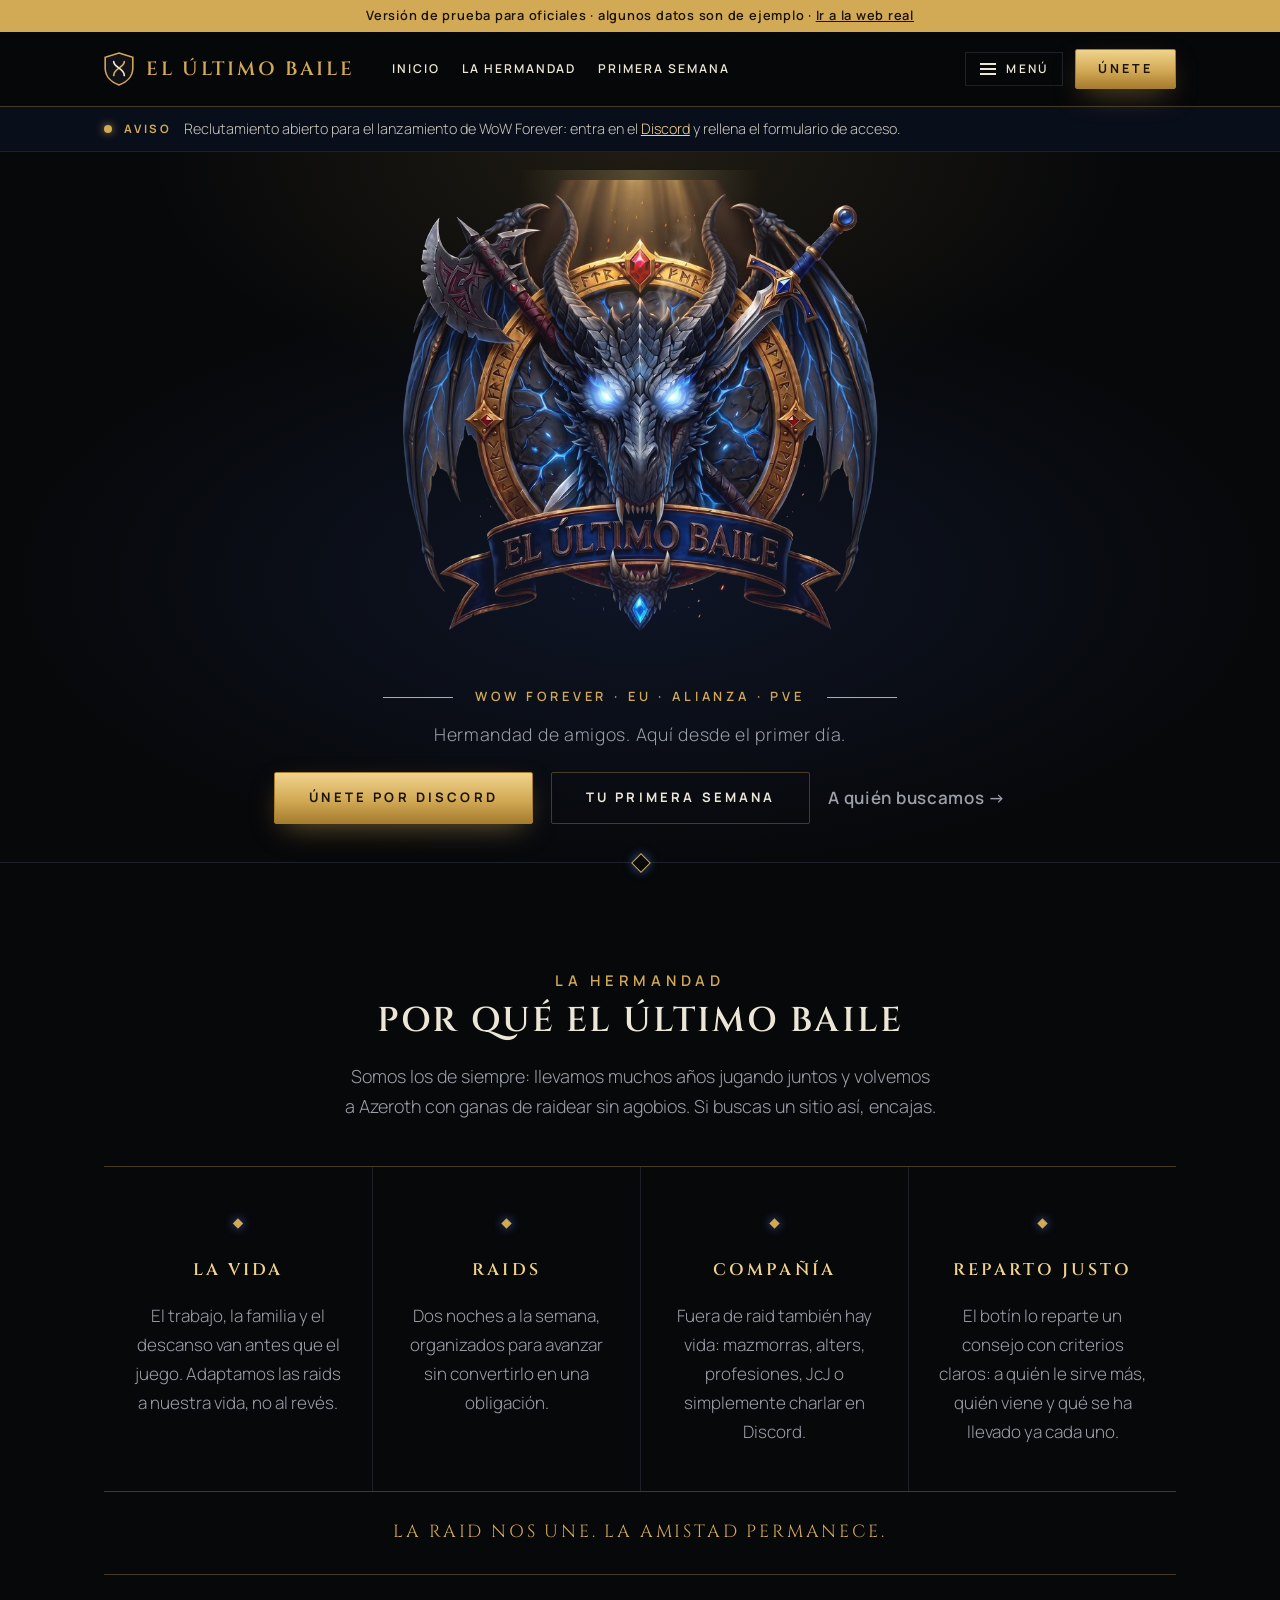
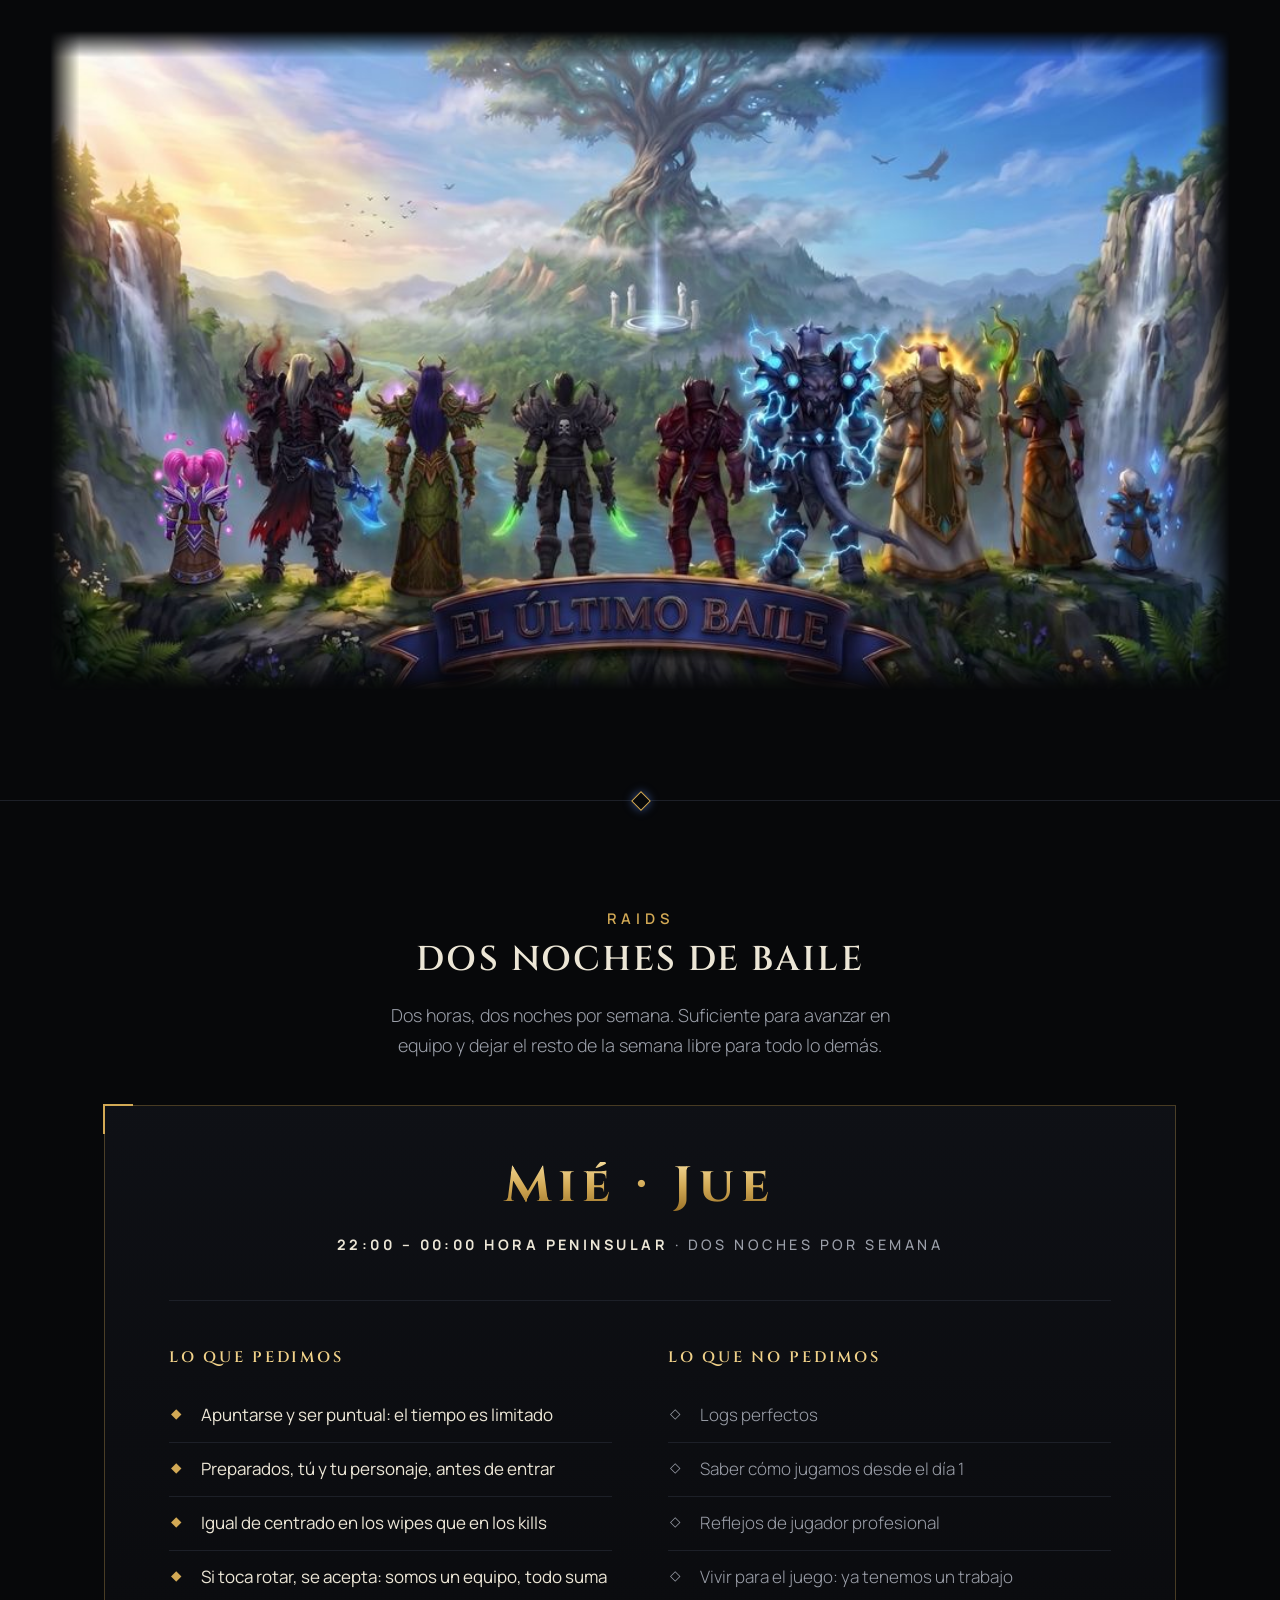
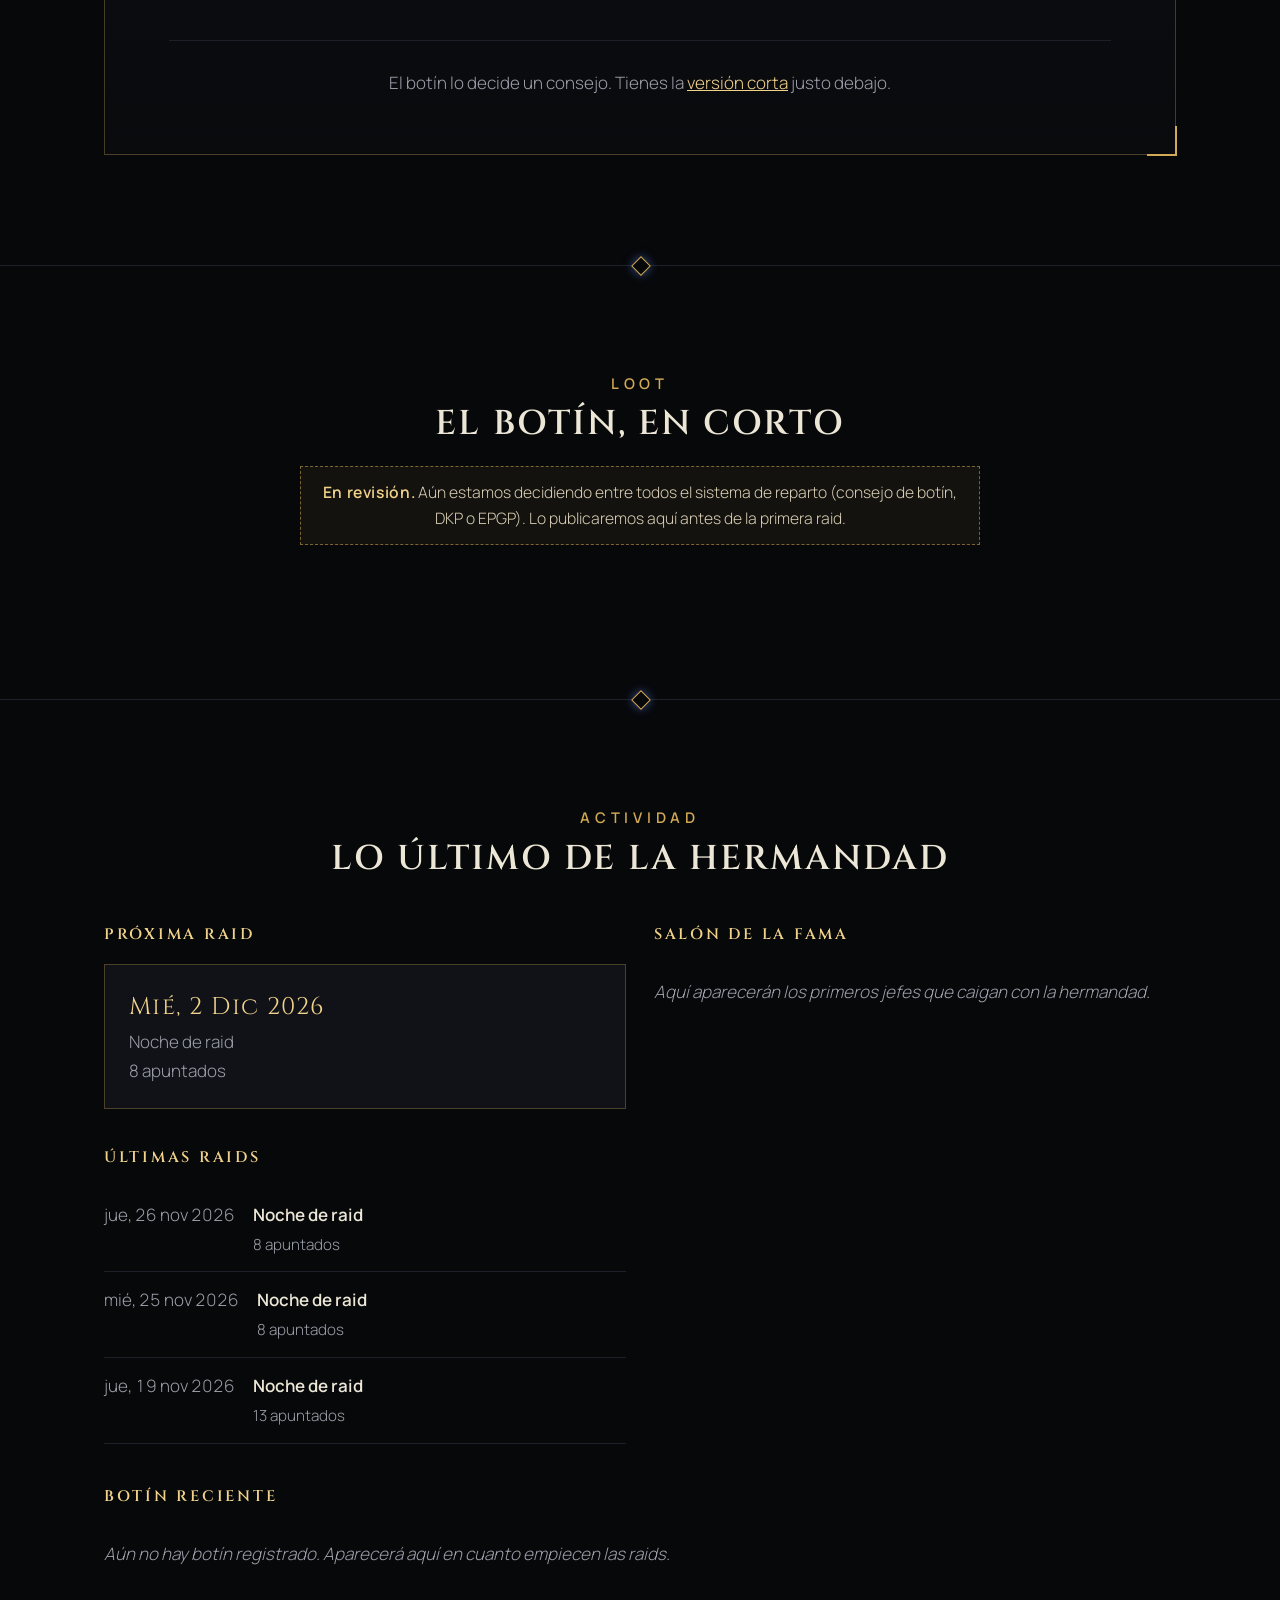
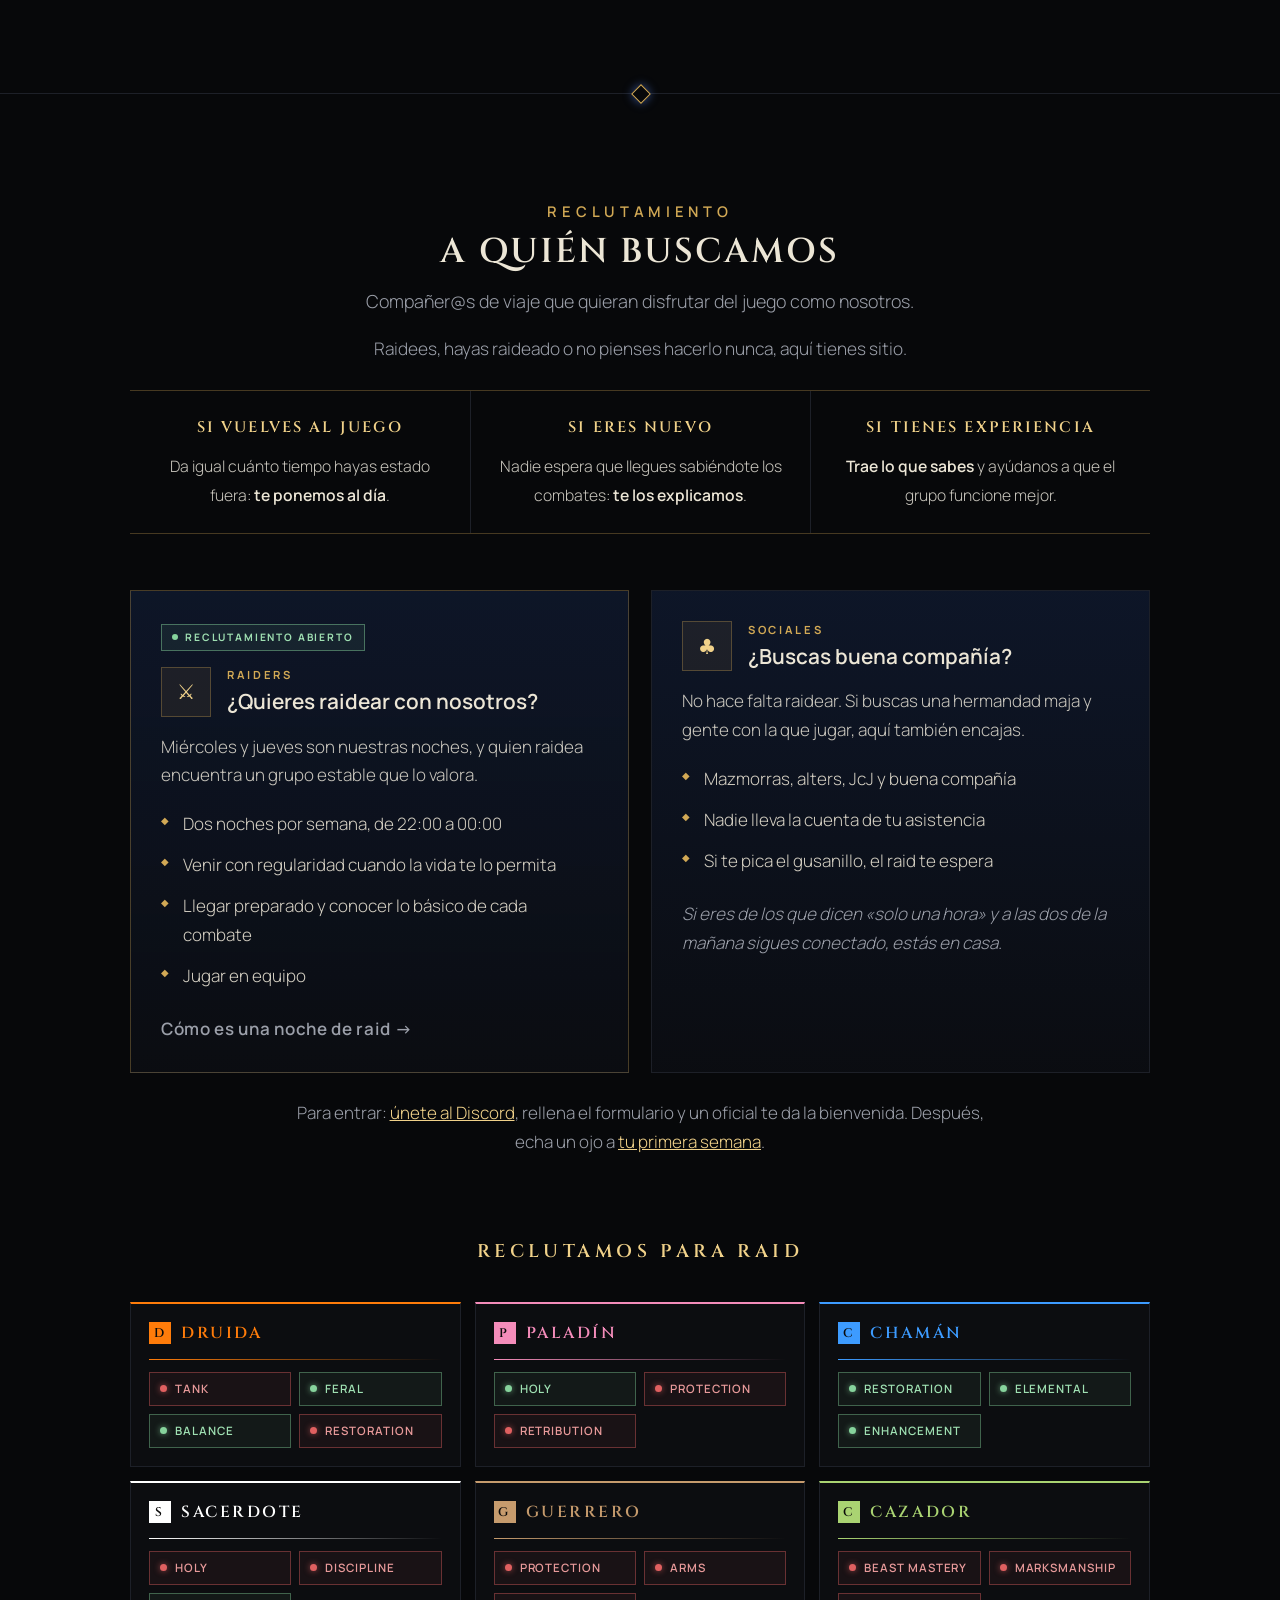
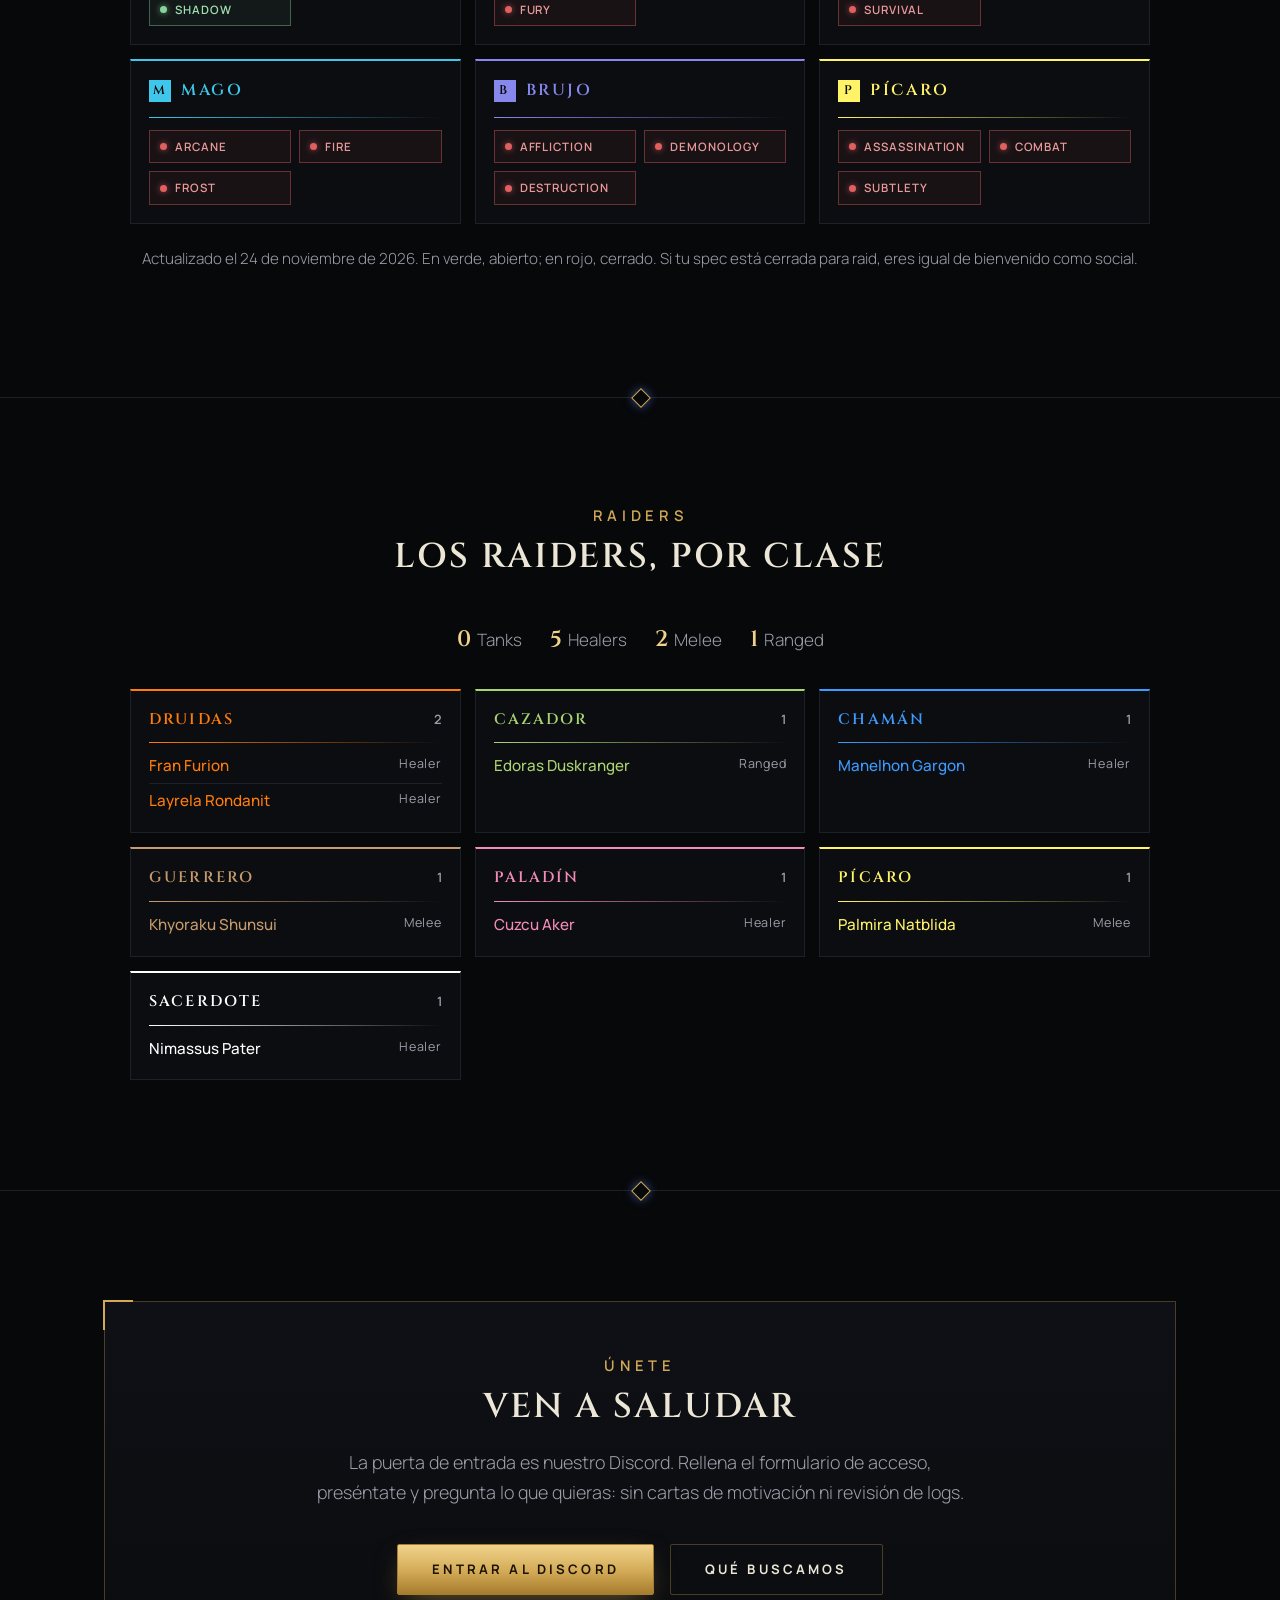
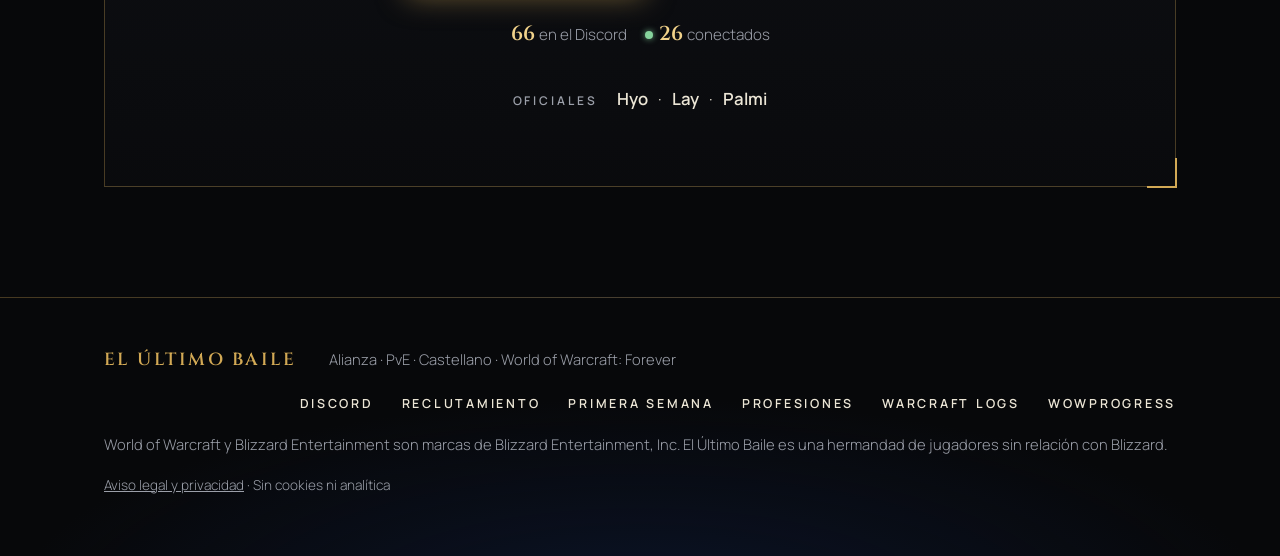
<file: prueba/index.html>
<!DOCTYPE html>
<html lang="es">
<head>
<meta charset="utf-8">
<meta name="viewport" content="width=device-width, initial-scale=1">
<!-- Quitar el día del lanzamiento público (5 nov 2026) -->
<meta name="robots" content="noindex, nofollow">
<meta name="theme-color" content="#07080a">
<meta name="color-scheme" content="dark">
<title>El Último Baile, hermandad de WoW Forever</title>
<link rel="preload" as="image" href="../img/escudo.jpg" media="(min-width: 721px)">
<link rel="preload" as="image" href="../img/escudo-movil.jpg" media="(max-width: 720px)">
<link rel="preload" href="../fonts/manrope.woff" as="font" type="font/woff" crossorigin>
<link rel="preload" href="../fonts/cinzel.woff" as="font" type="font/woff" crossorigin>
<link rel="stylesheet" href="comun/menu.css">
<style>
  /* Fuentes servidas desde la propia web (licencia SIL OFL, ver fonts/). Sin peticiones a Google. */
  @font-face{font-family:"Cinzel";src:url("../fonts/cinzel.woff") format("woff");font-weight:400 900;font-style:normal;font-display:swap}
  @font-face{font-family:"Manrope";src:url("../fonts/manrope.woff") format("woff");font-weight:200 800;font-style:normal;font-display:swap}
  :root{
    --fondo:#07080a;
    --panel:#0c0d10;
    --panel-2:#101218;
    --linea:#1d2028;
    --filete:rgba(201,162,82,.32);   /* líneas doradas finas */
    --texto:#ece6d6;
    --suave:#9b9fa9;
    --oro:#d2a955;
    --oro-claro:#f1d28a;
    --oro-oscuro:#a67c2e;
    --azul-noche:#0d1a3a;
    --azul:#5b8dff;                  /* acento del escudo (ojos del dragón) */
    --radio:2px;
    --titulos:"Cinzel", Georgia, serif;
    --texto-f:"Manrope", system-ui, sans-serif;
    --anillo:"Cinzel Decorative", "Cinzel", Georgia, serif;   /* capitales ornamentadas */
  }
  *{box-sizing:border-box}
  [hidden]{display:none !important}
  html{scroll-behavior:smooth;scroll-padding-top:120px}
  body{margin:0;background:var(--fondo);color:var(--texto);font:300 1.0625rem/1.7 var(--texto-f)}
  a{color:var(--oro-claro)}
  a:focus-visible,.boton:focus-visible{outline:2px solid var(--oro);outline-offset:3px}
  .envoltura{max-width:1120px;margin:0 auto;padding:0 24px}
  h1,h2,h3,h4{margin:0;font-weight:600}
  p{margin:0 0 1em}
  strong{font-weight:600;color:var(--texto)}

  /* Piezas comunes */
  .etiqueta{display:block;font:600 .92rem/1 var(--texto-f);letter-spacing:.32em;text-transform:uppercase;color:var(--oro);margin-bottom:14px}
  h2{font-family:var(--titulos);font-size:clamp(1.45rem,2.9vw,2.15rem);line-height:1.15;letter-spacing:.06em;text-transform:uppercase;color:var(--texto)}
  h3{font-family:var(--titulos);font-size:1.05rem;letter-spacing:.18em;text-transform:uppercase;color:var(--oro-claro)}
  .entradilla{color:var(--suave);max-width:62ch;margin:20px auto 0;font-size:1.12rem;text-wrap:balance}
  .cabecera-seccion{text-align:center;margin-bottom:44px}
  .boton{display:inline-flex;align-items:center;justify-content:center;font:700 .82rem/1 var(--texto-f);letter-spacing:.24em;text-transform:uppercase;text-decoration:none;padding:18px 34px;border-radius:var(--radio);
    color:#1a1306;background:linear-gradient(180deg,#f0d38c 0%,#d2a955 55%,#a67c2e 100%);border:1px solid #a67c2e;box-shadow:0 10px 30px -10px rgba(210,169,85,.55)}
  .boton:hover{filter:brightness(1.08)}
  .boton.secundario{background:rgba(7,8,10,.6);color:var(--texto);border-color:rgba(201,162,82,.45);box-shadow:none}
  .boton.secundario:hover{border-color:var(--oro)}
  .aviso{max-width:680px;margin:22px auto 0;padding:12px 18px;border:1px dashed rgba(210,169,85,.55);background:rgba(210,169,85,.06);color:#d9cfb6;font-size:.98rem;text-align:center}
  .aviso b{color:var(--oro-claro);font-weight:600;letter-spacing:.04em}
  .provisional{display:inline-block;font:500 .72rem/1.6 var(--texto-f);letter-spacing:.08em;text-transform:none;color:var(--suave);border:1px dashed #3d404a;border-radius:99px;padding:0 10px;vertical-align:middle}

  /* Panel con esquinas doradas */
  .marco{position:relative;border:1px solid var(--filete);background:linear-gradient(180deg,rgba(16,18,24,.85),rgba(10,11,14,.85));padding:56px 64px}
  .marco::before,.marco::after{content:"";position:absolute;width:28px;height:28px;border:2px solid var(--oro)}
  .marco::before{top:-2px;left:-2px;border-right:0;border-bottom:0}
  .marco::after{bottom:-2px;right:-2px;border-left:0;border-top:0}

  /* Secciones y separador con rombo */
  .seccion{position:relative;padding:110px 0;border-top:1px solid var(--linea)}
  .seccion::before{content:"";position:absolute;top:-7px;left:50%;width:12px;height:12px;margin-left:-6px;transform:rotate(45deg);background:var(--fondo);border:1px solid var(--oro);box-shadow:0 0 10px rgba(91,141,255,.55)}

  /* Barra superior fija: marca, enlaces y botón en una fila (en móvil los enlaces bajan a una segunda fila) */

  /* Cabecera: título, línea de datos, frase y la imagen completa debajo, separada */
  .hero{position:relative;padding:28px 0 8px;overflow:hidden;text-align:center;
    background:
      radial-gradient(700px 360px at 50% 0%,rgba(210,169,85,.12),transparent 70%),
      radial-gradient(900px 420px at 50% 60%,rgba(60,100,210,.14),transparent 70%),var(--fondo)}
  /* Título solo para lectores de pantalla: el nombre va en el escudo */
  .oculto{position:absolute;width:1px;height:1px;overflow:hidden;clip:rect(0 0 0 0);white-space:nowrap}
  .hero .ficha{display:flex;align-items:center;justify-content:center;gap:22px;font:600 .8rem/1.4 var(--texto-f);letter-spacing:.3em;text-transform:uppercase;color:var(--oro);margin:28px auto 14px}
  .hero .ficha::before,.hero .ficha::after{content:"";flex:0 0 70px;height:1px;background:var(--oro)}
  .hero .lema{font:300 clamp(.95rem,1.4vw,1.1rem)/1.6 var(--texto-f);letter-spacing:.04em;color:var(--suave);margin:0 auto 24px;max-width:48ch}
  .acciones{display:flex;gap:16px;flex-wrap:wrap;justify-content:center}

  /* Pilares */
  .pilares{display:grid;grid-template-columns:repeat(4,1fr);border-top:1px solid var(--filete);border-bottom:1px solid var(--filete)}
  .pilar{padding:44px 30px;text-align:center;border-left:1px solid var(--linea)}
  .pilar:first-child{border-left:0}
  .pilar .rombo{display:block;color:var(--oro);font-size:.85rem;margin-bottom:22px;text-shadow:0 0 10px rgba(91,141,255,.7)}
  .pilar h3{margin-bottom:18px}
  .pilar p{color:var(--suave);margin:0}
  /* Nosotros: la imagen de los diez, entera y sin nada encima */
  .imagen-nosotros{display:block;width:min(100%,1180px);height:auto;margin:56px auto 0;
    -webkit-mask-image:linear-gradient(180deg,transparent 0%,#000 4%,#000 95%,transparent 100%),linear-gradient(90deg,transparent 0%,#000 2.5%,#000 97.5%,transparent 100%);
            mask-image:linear-gradient(180deg,transparent 0%,#000 4%,#000 95%,transparent 100%),linear-gradient(90deg,transparent 0%,#000 2.5%,#000 97.5%,transparent 100%);
    -webkit-mask-composite:source-in;mask-composite:intersect}
  .frase{text-align:center;font-family:var(--titulos);font-size:clamp(.92rem,1.5vw,1.1rem);letter-spacing:.16em;text-transform:uppercase;color:var(--oro);padding:26px 0;border-bottom:1px solid var(--filete);margin:0}

  /* Raids */
  .dias{text-align:center;font-family:var(--titulos);font-weight:700;font-size:clamp(1.9rem,4.6vw,3.1rem);letter-spacing:.14em;line-height:1;
    background:linear-gradient(180deg,#f3d896 0%,#d2a955 50%,#9d7429 100%);-webkit-background-clip:text;background-clip:text;color:transparent}
  .horas{text-align:center;font:700 .9rem/1.6 var(--texto-f);letter-spacing:.24em;text-transform:uppercase;margin:22px 0 0}
  .horas span{color:var(--suave);font-weight:500}
  .listas{display:grid;grid-template-columns:1fr 1fr;gap:56px;margin-top:44px;padding-top:44px;border-top:1px solid var(--linea)}
  .lista h3{font-size:.95rem;margin-bottom:18px}
  .lista ul{list-style:none;margin:0;padding:0}
  .lista li{position:relative;padding:12px 0 12px 32px;border-bottom:1px solid var(--linea);font-weight:400}
  .lista li:last-child{border-bottom:0}
  .lista li::before{content:"◆";position:absolute;left:2px;top:13px;color:var(--oro);font-size:.85rem}
  .lista.no li{color:var(--suave);font-weight:300}
  .lista.no li::before{content:"◇";color:var(--suave)}
  .pie-marco{text-align:center;color:var(--suave);margin:36px 0 0;padding-top:28px;border-top:1px solid var(--linea)}

  /* Botín */
  .botin{display:grid;grid-template-columns:1fr 1.3fr;gap:64px;align-items:center}
  .destacado-botin{text-align:center;padding:40px 24px;border-top:1px solid var(--filete);border-bottom:1px solid var(--filete)}
  .destacado-botin .grande{font-family:var(--titulos);font-weight:700;font-size:clamp(2rem,4.5vw,3.2rem);letter-spacing:.06em;line-height:1.1;margin:10px 0 18px;
    background:linear-gradient(180deg,#f3d896 0%,#d2a955 50%,#9d7429 100%);-webkit-background-clip:text;background-clip:text;color:transparent}
  .destacado-botin p{color:var(--suave);font-size:.95rem;margin:0}
  .definiciones{margin:0}
  .definicion{display:grid;grid-template-columns:200px 1fr;gap:24px;padding:24px 0;border-bottom:1px solid var(--linea)}
  .definicion:last-child{border-bottom:0}
  .definicion dt{font-family:var(--titulos);font-weight:600;letter-spacing:.12em;text-transform:uppercase;color:var(--oro-claro)}
  .definicion dt small{display:block;font:600 .72rem/1.6 var(--texto-f);letter-spacing:.24em;color:var(--suave);margin-top:6px}
  .definicion dd{margin:0;color:var(--suave)}

  /* Actividad */
  .dos-col{display:grid;grid-template-columns:1fr 1fr;gap:28px}
  .bloque-titulo{font-size:.95rem;margin-bottom:16px}
  .proxima{border:1px solid var(--filete);background:var(--panel-2);padding:22px 24px}
  .proxima .fecha-grande{font-family:var(--titulos);font-size:1.5rem;letter-spacing:.06em;text-transform:capitalize;color:var(--oro-claro)}
  .proxima .detalle{color:var(--suave)}
  .etiqueta-dif{display:inline-block;font:600 .7rem/1.6 var(--texto-f);letter-spacing:.18em;text-transform:uppercase;color:var(--oro);border:1px solid var(--filete);padding:0 8px;margin-left:8px;vertical-align:middle}
  .actividad{list-style:none;margin:0;padding:0}
  .actividad li{display:grid;grid-template-columns:auto 1fr;gap:2px 18px;padding:14px 0;border-bottom:1px solid var(--linea)}
  .actividad .cuando{color:var(--suave);grid-row:span 2;font-variant-numeric:tabular-nums}
  .actividad .que{font-weight:600}
  .actividad .detalle{color:var(--suave);font-size:.95rem}
  .vacio{color:var(--suave);font-style:italic;padding:14px 0;margin:0}
  .kill{display:grid;grid-template-columns:110px 1fr;gap:16px;border:1px solid var(--linea);background:var(--panel);margin-bottom:12px}
  .kill .captura{background:repeating-linear-gradient(135deg,rgba(210,169,85,.07) 0 10px,transparent 10px 20px),var(--panel-2);display:grid;place-items:center;color:var(--suave);font-size:.75rem;text-align:center;padding:8px}
  .kill .cuerpo{padding:12px 14px 12px 0}
  .kill .jefe{font-family:var(--titulos);letter-spacing:.06em;color:#e07a5f;font-weight:600}
  .kill .meta{color:var(--suave);font-size:.9rem}
  .tabla-botin{margin-top:40px}
  .tabla-botin table{width:100%;border-collapse:collapse}
  .tabla-botin th{text-align:left;font:600 .75rem/1 var(--texto-f);letter-spacing:.22em;text-transform:uppercase;color:var(--oro);padding:14px 0;border-bottom:1px solid var(--filete)}
  .tabla-botin td{padding:12px 16px 12px 0;border-bottom:1px solid var(--linea);vertical-align:top}
  .tabla-botin td:first-child{color:var(--suave);white-space:nowrap}
  .tabla-botin td:nth-child(2){font-weight:600}

  /* Reclutamiento */
  .perfiles{max-width:1020px;margin:0 auto 56px;text-align:center;font-size:1.08rem}
  .perfiles .intro-perfiles{margin:0 auto 26px;color:var(--suave)}
  .perfil-lista{list-style:none;margin:0;padding:0;display:grid;grid-template-columns:repeat(3,1fr);gap:0;border-top:1px solid var(--filete);border-bottom:1px solid var(--filete)}
  .perfil-lista li{padding:24px 22px;border-left:1px solid var(--linea)}
  .perfil-lista li:first-child{border-left:0}
  .perfil-lista strong{display:block;font-family:var(--titulos);font-weight:600;font-size:.95rem;letter-spacing:.14em;text-transform:uppercase;color:var(--oro-claro);margin-bottom:10px}
  .perfil-lista span{color:#c9c6bd;font-size:.98rem}
  .perfil-lista b{color:var(--texto);font-weight:600}
  #reclutamiento .cabecera-seccion{margin-bottom:18px}
  #reclutamiento .entradilla{margin-top:14px}
  .dos-marco{display:grid;grid-template-columns:1fr 1fr;gap:56px}
  .dos-marco h3{margin-bottom:16px}
  .dos-marco p{color:#c9c6bd}
  .titulo-lista{text-align:center;margin:80px 0 34px;font-size:1.15rem;letter-spacing:.24em}
  .clases{display:grid;grid-template-columns:repeat(3,1fr);gap:14px;max-width:1020px;margin:0 auto}
  .clase{background:var(--panel);border:1px solid var(--linea);border-top:2px solid var(--c);padding:16px 18px 18px}
  .clase h4{margin:0;font-family:var(--titulos);font-size:1rem;letter-spacing:.16em;text-transform:uppercase;color:var(--c);display:flex;align-items:center;gap:10px}
  .clase h4 .icono{width:22px;height:22px;display:grid;place-items:center;font-size:.78rem;color:#0a0a0a;background:var(--c)}
  .clase .raya{height:1px;margin:12px 0 12px;background:linear-gradient(90deg,var(--c),transparent)}
  .specs{list-style:none;margin:0;padding:0;display:grid;grid-template-columns:1fr 1fr;gap:8px}
  .spec{display:flex;align-items:center;gap:8px;font:600 .72rem/1.2 var(--texto-f);letter-spacing:.08em;text-transform:uppercase;white-space:nowrap;padding:9px 10px;border:1px solid rgba(134,211,156,.4);color:#9fe0b2;background:rgba(134,211,156,.06)}
  .spec::before{content:"";flex:0 0 7px;height:7px;border-radius:50%;background:#86d39c;box-shadow:0 0 6px rgba(134,211,156,.7)}
  .spec.cerrada{border-color:rgba(224,96,96,.4);color:#e89a9a;background:rgba(224,96,96,.06)}
  .spec.cerrada::before{background:#e06060;box-shadow:0 0 6px rgba(224,96,96,.7)}
  .nota-lista{text-align:center;color:var(--suave);font-size:.95rem;margin-top:22px}

  /* Raiders */
  .recuento{display:flex;justify-content:center;gap:28px;flex-wrap:wrap;color:var(--suave);margin:0 0 30px}
  .recuento strong{font-family:var(--titulos);font-size:1.4rem;color:var(--oro-claro);margin-right:6px}
  .roster{display:grid;grid-template-columns:repeat(3,1fr);gap:14px;max-width:1020px;margin:0 auto}
  .grupo{background:var(--panel);border:1px solid var(--linea);border-top:2px solid var(--c);padding:16px 18px 14px}
  .grupo .raya{height:1px;margin:10px 0 6px;background:linear-gradient(90deg,var(--c),transparent)}
  .grupo h4{margin:0;font-family:var(--titulos);font-size:.95rem;letter-spacing:.14em;text-transform:uppercase;color:var(--c);display:flex;justify-content:space-between;align-items:baseline}
  .grupo h4 span{font-family:var(--texto-f);font-size:.8rem;color:var(--suave);letter-spacing:0}
  .grupo ul{list-style:none;margin:0;padding:0}
  .grupo li{display:flex;justify-content:space-between;gap:10px;padding:4px 0;font-size:.95rem;font-weight:400;border-top:1px solid var(--linea)}
  .grupo li:first-child{border-top:0}
  .grupo .nombre-pj{color:var(--c);font-weight:500}
  .grupo .rol{color:var(--suave);font-size:.78rem;letter-spacing:.06em;white-space:nowrap}

  /* Únete */
  .unete{text-align:center}
  .unete .entradilla{margin-bottom:36px}
  .discord-recuento{margin:22px 0 0;color:var(--suave);font-size:.95rem}
  .discord-recuento strong{font-family:var(--titulos);font-size:1.25rem;color:var(--oro-claro);margin-right:4px}
  .discord-recuento .punto{display:inline-block;width:8px;height:8px;border-radius:50%;background:#86d39c;box-shadow:0 0 6px rgba(134,211,156,.8);margin:0 6px 1px 18px}
  .contactos{margin-top:34px;display:flex;justify-content:center;align-items:baseline;flex-wrap:wrap;gap:8px 10px;font-size:1.05rem}
  .contactos span{font:600 .75rem/1 var(--texto-f);letter-spacing:.24em;text-transform:uppercase;color:var(--suave);margin-right:10px}
  .contactos b{font-weight:600}

  footer{border-top:1px solid var(--filete);padding:48px 0 60px;color:var(--suave);font-size:.92rem;background:radial-gradient(900px 300px at 50% 120%,rgba(13,26,58,.6),transparent 70%)}
  footer .fila{display:flex;flex-wrap:wrap;align-items:baseline;gap:12px 32px;margin-bottom:22px}
  footer .marca{font-size:1.1rem}
  footer nav{display:flex;flex-wrap:wrap;gap:12px 28px;justify-content:flex-end;margin-bottom:22px}
  footer nav a{font:600 .78rem/1 var(--texto-f);letter-spacing:.22em;text-transform:uppercase;color:var(--texto);text-decoration:none}
  footer nav a:hover{color:var(--oro-claro)}
  footer .legal{margin:16px 0 0;font-size:.85rem}
  footer .legal a{color:var(--suave)}
  footer .legal a:hover{color:var(--oro-claro)}

  @media (max-width:960px){
    .pilares{grid-template-columns:1fr 1fr}
    .pilar:nth-child(3){border-left:0}
    .pilar:nth-child(n+3){border-top:1px solid var(--linea)}
    .botin{grid-template-columns:1fr;gap:36px}
    .marco{padding:44px 32px}
  }
  @media (max-width:720px){
    .perfil-lista{grid-template-columns:1fr}
    .perfil-lista li{border-left:0;border-top:1px solid var(--linea);padding:20px 6px}
    .perfil-lista li:first-child{border-top:0}
    body{font-size:1rem}
    .seccion{padding:80px 0}
    .hero{padding:44px 0 0}
    .hero .ficha{gap:12px;letter-spacing:.2em;font-size:.68rem}
    .hero .ficha::before,.hero .ficha::after{flex-basis:20px}
    .hero .lema{margin:0 auto 24px}
    /* En móvil el nombre de la imagen se lee pequeño: se añade el logo debajo */
    .hero .ficha{margin-top:10px}
    .pilares{grid-template-columns:1fr}
    .pilar{border-left:0;border-top:1px solid var(--linea);padding:34px 8px}
    .pilar:first-child{border-top:0}
    .listas,.dos-col,.dos-marco{grid-template-columns:1fr;gap:36px}
    .marco{padding:36px 22px}
    .definicion{grid-template-columns:1fr;gap:8px}
    .clases{grid-template-columns:1fr}
    .roster{grid-template-columns:1fr;gap:10px}
    footer nav{justify-content:flex-start}
  }
  @media (prefers-reduced-motion:reduce){html{scroll-behavior:auto}}

  /* Franja de aviso */
  .franja-aviso{border-bottom:1px solid var(--linea);background:rgba(13,26,58,.35);font-size:.9rem;color:#c9c6bd}
  .franja-aviso .envoltura{display:flex;align-items:center;gap:12px;padding-top:10px;padding-bottom:10px}
  .franja-aviso .punto{flex:0 0 8px;height:8px;border-radius:50%;background:var(--oro);box-shadow:0 0 8px rgba(210,169,85,.8);animation:latido 2.4s ease-in-out infinite}
  .franja-aviso b{font:700 .72rem/1 var(--texto-f);letter-spacing:.24em;text-transform:uppercase;color:var(--oro);white-space:nowrap}
  .franja-aviso a{color:var(--oro-claro)}
  @keyframes latido{50%{opacity:.35}}

  /* Escudo animado (sin estandarte) */
  .escudo-hero{position:relative;width:min(480px,86vw);margin:0 auto}
  .escudo-vivo{position:relative}
  .escudo-vivo .escudo{display:block;width:100%;height:auto;margin:0;mix-blend-mode:lighten}
  .ojo{position:absolute;z-index:2;width:11%;aspect-ratio:1;margin:-5.5% 0 0 -5.5%;border-radius:50%;pointer-events:none;mix-blend-mode:screen;
    background:radial-gradient(circle,rgba(230,242,255,1),rgba(110,165,255,.8) 32%,rgba(40,90,255,0) 72%);animation:pulso-ojos 5s ease-in-out infinite}
  .ojo.izq{left:42.9%;top:44.6%}.ojo.der{left:57.1%;top:45%}
  @keyframes pulso-ojos{0%,100%{opacity:.3;transform:scale(.85)}50%{opacity:1;transform:scale(1.25)}}
  .alas-luz{position:absolute;inset:0;z-index:2;pointer-events:none;mix-blend-mode:screen;opacity:0;
    background:url("../img/escudo.jpg") center/100% 100%;filter:brightness(2.1) saturate(2) hue-rotate(-8deg);
    -webkit-mask-image:linear-gradient(90deg,#000 0,#000 17%,transparent 25%,transparent 75%,#000 83%,#000 100%),linear-gradient(180deg,transparent 0,transparent 30%,#000 40%,#000 100%);
            mask-image:linear-gradient(90deg,#000 0,#000 17%,transparent 25%,transparent 75%,#000 83%,#000 100%),linear-gradient(180deg,transparent 0,transparent 30%,#000 40%,#000 100%);
    -webkit-mask-composite:source-in;mask-composite:intersect;
    animation:pulso-alas 5s ease-in-out infinite}
  @keyframes pulso-alas{0%,100%{opacity:0}50%{opacity:.8}}
  .rayo{position:absolute;z-index:0;left:50%;top:-10px;width:60%;height:55%;transform:translateX(-50%);pointer-events:none;
    background:radial-gradient(60% 100% at 50% 0,rgba(241,210,138,.28),transparent 70%);animation:respirar 6s ease-in-out infinite}
  @keyframes respirar{50%{opacity:.45}}
  .acciones-hero{display:flex;flex-wrap:wrap;gap:14px 18px;align-items:center;justify-content:center;margin:4px 0 30px}
  .boton.secundario{background:none;color:var(--texto);border:1px solid var(--filete);box-shadow:none}
  .boton.secundario:hover{border-color:var(--oro);color:var(--oro-claro)}
  .enlace-flecha{color:var(--suave);text-decoration:none;font-weight:600;letter-spacing:.04em}
  .enlace-flecha:hover{color:var(--oro-claro)}
  @media (prefers-reduced-motion:reduce){
    .ojo,.alas-luz,.rayo,.franja-aviso .punto{animation:none}
    .ojo{opacity:.6}
  }
  @media (max-width:720px){
    .franja-aviso{font-size:.82rem}.franja-aviso b{display:none}
    .acciones-hero .boton{flex:1 1 100%;text-align:center}
  }

  /* Reclutamiento: dos tarjetas por perfil */
  .tarjetas-union{display:grid;grid-template-columns:1fr 1fr;gap:22px;max-width:1020px;margin:46px auto 0}
  .tarjeta-union{position:relative;background:linear-gradient(180deg,rgba(19,33,64,.55),rgba(11,13,18,.9));border:1px solid var(--linea);padding:30px 30px 28px}
  .tarjeta-union.destacada{border-color:var(--filete)}
  .tarjeta-union .sello{display:inline-block;margin:0 0 16px;font:700 .64rem/1 var(--texto-f);letter-spacing:.18em;text-transform:uppercase;padding:7px 10px;
    color:#9fe0b2;border:1px solid rgba(134,211,156,.45);background:rgba(134,211,156,.08)}
  .tarjeta-union .sello::before{content:"";display:inline-block;width:6px;height:6px;border-radius:50%;background:#86d39c;margin-right:7px;vertical-align:1px}
  .cab-tarjeta{display:flex;align-items:center;gap:16px;margin-bottom:16px}
  .icono-tarjeta{flex:0 0 50px;height:50px;display:grid;place-items:center;font-size:1.3rem;color:var(--oro-claro);border:1px solid var(--filete);background:rgba(210,169,85,.08)}
  .tarjeta-union .mini{display:block;font:700 .7rem/1 var(--texto-f);letter-spacing:.24em;text-transform:uppercase;color:var(--oro);margin-bottom:8px}
  .tarjeta-union h3{margin:0;font:600 1.3rem/1.25 var(--texto-f);letter-spacing:0;text-transform:none;color:var(--texto)}
  .tarjeta-union p{color:#c9c6bd;margin:0 0 14px}
  .lista-rombo{list-style:none;margin:0 0 18px;padding:0}
  .lista-rombo li{position:relative;padding:6px 0 6px 22px;color:#d4cfc2}
  .lista-rombo li::before{content:"◆";position:absolute;left:0;top:8px;font-size:.62rem;color:var(--oro)}
  .tarjeta-union .guino{font-style:italic;color:var(--suave);margin:0}
  .como-entrar{text-align:center;color:var(--suave);margin:26px auto 0;max-width:720px}
  .como-entrar a{color:var(--oro-claro)}
  @media (max-width:820px){.tarjetas-union{grid-template-columns:1fr}.tarjeta-union{padding:26px 20px}}
  @media (max-width:960px) and (min-width:721px){.clases,.roster{grid-template-columns:1fr 1fr}}
</style>
</head>
<body>
<div style="position:sticky;top:0;z-index:70;background:#d2a955;color:#1a1306;text-align:center;font:600 .8rem/1.4 Manrope,system-ui,sans-serif;letter-spacing:.06em;padding:7px 12px">Versión de prueba para oficiales · algunos datos son de ejemplo · <a href="https://lastdance.cp-0.es/" style="color:#1a1306">Ir a la web real</a></div>

<header class="barra">
  <div class="envoltura fila1">
    <a class="marca" href="./#inicio">
      <svg width="30" height="34" viewBox="0 0 28 32" aria-hidden="true">
        <path d="M14 1 L27 5 V15 C27 23 21 28.5 14 31 C7 28.5 1 23 1 15 V5 Z" fill="#101218" stroke="#D2A955" stroke-width="1.5"/>
        <path d="M9 22 C9 15 19 15 19 9" stroke="#D2A955" stroke-width="1.6" fill="none" stroke-linecap="round"/>
        <path d="M19 22 C19 15 9 15 9 9" stroke="#ECE6D6" stroke-width="1.6" fill="none" stroke-linecap="round"/>
      </svg>
      El Último Baile
    </a>
    <ul class="rapidos">
      <li><a class="enlace-menu" href="./#inicio">Inicio</a></li>
      <li><a class="enlace-menu" href="./#hermandad">La hermandad</a></li>
      <li><a class="enlace-menu" href="primera-semana.html">Primera semana</a></li>
    </ul>
    <button class="menu-movil" type="button" aria-expanded="false" aria-controls="menu-principal"><span class="rayas" aria-hidden="true"></span><span class="texto-menu">Menú</span></button>
    <nav id="menu-principal" aria-label="Principal">
      <ul class="menu">
        <li class="item-menu fijo"><a class="enlace-menu" href="./#inicio">Inicio</a></li>
        <li class="item-menu fijo"><a class="enlace-menu" href="./#hermandad">La hermandad</a></li>
        <li class="grupo-menu">
          <button class="titulo-menu" type="button" aria-expanded="false" aria-controls="sub-2">Raid</button>
          <ul class="submenu" id="sub-2">
            <li><a href="./#raids"><span class="t">Noches de raid</span><span class="d">Horario y lo que pedimos</span></a></li>
            <li><a href="loot.html"><span class="t">Loot <span class="etiqueta-menu">Propuesta</span></span><span class="d">Cómo se reparte el botín y la tabla de prioridad</span></a></li>
            <li><a href="./#actividad"><span class="t">Actividad</span><span class="d">Próxima raid y últimas noches</span></a></li>
            <li><a href="./#raiders"><span class="t">Raiders</span><span class="d">El roster actual, por clase</span></a></li>
          </ul>
        </li>
        <li class="item-menu"><a class="enlace-menu" href="./#reclutamiento">Reclutamiento</a></li>
        <li class="item-menu fijo"><a class="enlace-menu" href="primera-semana.html">Primera semana</a></li>
        <li class="grupo-menu">
          <button class="titulo-menu" type="button" aria-expanded="false" aria-controls="sub-5">Recursos</button>
          <ul class="submenu" id="sub-5">
            <li><a href="profesiones.html"><span class="t">Profesiones <span class="etiqueta-menu">Nuevo</span></span><span class="d">Quién sabe hacer qué, y las recetas raras y épicas</span></a></li>
            <li><a href="banco.html"><span class="t">Banco <span class="etiqueta-menu">En construcción</span></span><span class="d">Lo que guarda la hermandad y cómo pedirlo</span></a></li>
          </ul>
        </li>
      </ul>
    </nav>
    <a class="boton" href="https://discord.gg/mdKr9CPTTM" rel="noopener">Únete</a>
  </div>
</header>

<div class="franja-aviso" role="note">
  <div class="envoltura"><span class="punto" aria-hidden="true"></span><b>Aviso</b><span>Reclutamiento abierto para el lanzamiento de WoW Forever: entra en el <a href="https://discord.gg/mdKr9CPTTM" rel="noopener">Discord</a> y rellena el formulario de acceso.</span></div>
</div>

<main>
  <section class="hero" id="inicio" aria-labelledby="t-hero">
    <h1 class="oculto" id="t-hero">El Último Baile</h1>
    <div class="escudo-hero">
      <span class="rayo" aria-hidden="true"></span>
      <div class="escudo-vivo">
        <picture>
          <source media="(max-width: 720px)" srcset="../img/escudo-movil.jpg">
          <img class="escudo" src="../img/escudo.jpg" width="1000" height="1000" alt="Escudo de El Último Baile: cabeza de dragón con ojos azules mordiendo una cinta con el nombre, sobre un aro de runas, con un hacha y una espada cruzadas y alas desplegadas">
        </picture>
        <span class="alas-luz" aria-hidden="true"></span>
        <span class="ojo izq" aria-hidden="true"></span><span class="ojo der" aria-hidden="true"></span>
      </div>
    </div>
    <div class="envoltura">
      <p class="ficha">WoW Forever · EU · Alianza · PvE</p>
      <p class="lema">Hermandad de amigos. Aquí desde el primer día.</p>
      <div class="acciones-hero">
        <a class="boton" href="https://discord.gg/mdKr9CPTTM" rel="noopener">Únete por Discord</a>
        <a class="boton secundario" href="primera-semana.html">Tu primera semana</a>
        <a class="enlace-flecha" href="#reclutamiento">A quién buscamos <span aria-hidden="true">→</span></a>
      </div>
    </div>
  </section>

  <section class="seccion" id="hermandad" aria-labelledby="t-hermandad">
    <div class="envoltura">
      <div class="cabecera-seccion">
        <span class="etiqueta">La hermandad</span>
        <h2 id="t-hermandad">Por qué El Último Baile</h2>
        <p class="entradilla">Somos los de siempre: llevamos muchos años jugando juntos y volvemos a Azeroth con ganas de raidear sin agobios. Si buscas un sitio así, encajas.</p>
      </div>
      <div class="pilares">
        <div class="pilar"><span class="rombo">◆</span><h3>La vida</h3><p>El trabajo, la familia y el descanso van antes que el juego. Adaptamos las raids a nuestra vida, no al revés.</p></div>
        <div class="pilar"><span class="rombo">◆</span><h3>Raids</h3><p>Dos noches a la semana, organizados para avanzar sin convertirlo en una obligación.</p></div>
        <div class="pilar"><span class="rombo">◆</span><h3>Compañía</h3><p>Fuera de raid también hay vida: mazmorras, alters, profesiones, JcJ o simplemente charlar en Discord.</p></div>
        <div class="pilar"><span class="rombo">◆</span><h3>Reparto justo</h3><p>El botín lo reparte un consejo con criterios claros: a quién le sirve más, quién viene y qué se ha llevado ya cada uno.</p></div>
      </div>
      <p class="frase">La raid nos une. La amistad permanece.</p>
    </div>
    <picture>
      <source media="(max-width: 720px)" srcset="../img/hyjal-movil.jpg">
      <img class="imagen-nosotros" src="../img/hyjal.jpg" width="2000" height="1117" loading="lazy" alt="Los diez personajes de la hermandad de espaldas, sobre un risco entre cascadas, mirando hacia un gran árbol sobre una montaña, con el nombre El Último Baile en una cinta azul">
    </picture>
  </section>

  <section class="seccion" id="raids" aria-labelledby="t-raids">
    <div class="envoltura">
      <div class="cabecera-seccion">
        <span class="etiqueta">Raids</span>
        <h2 id="t-raids">Dos noches de baile</h2>
        <p class="entradilla">Dos horas, dos noches por semana. Suficiente para avanzar en equipo y dejar el resto de la semana libre para todo lo demás.</p>
      </div>
      <div class="marco">
        <div class="dias">Mié · Jue</div>
        <p class="horas">22:00 – 00:00 hora peninsular <span>· dos noches por semana</span></p>
        <div class="listas">
          <div class="lista">
            <h3>Lo que pedimos</h3>
            <ul>
              <li>Apuntarse y ser puntual: el tiempo es limitado</li>
              <li>Preparados, tú y tu personaje, antes de entrar</li>
              <li>Igual de centrado en los wipes que en los kills</li>
              <li>Si toca rotar, se acepta: somos un equipo, todo suma</li>
            </ul>
          </div>
          <div class="lista no">
            <h3>Lo que no pedimos</h3>
            <ul>
              <li>Logs perfectos</li>
              <li>Saber cómo jugamos desde el día 1</li>
              <li>Reflejos de jugador profesional</li>
              <li>Vivir para el juego: ya tenemos un trabajo</li>
            </ul>
          </div>
        </div>
        <p class="pie-marco">El botín lo decide un consejo. Tienes la <a href="#botin">versión corta</a> justo debajo.</p>
      </div>
    </div>
  </section>

  <section class="seccion" id="botin" aria-labelledby="t-botin">
    <div class="envoltura">
      <div class="cabecera-seccion">
        <span class="etiqueta">Loot</span>
        <h2 id="t-botin">El botín, en corto</h2>
        <!-- Oculto hasta decidir el sistema de reparto: quitar "hidden" para mostrarlo -->
        <p class="entradilla" hidden>Repartimos con un consejo de botín usando RCLootCouncil. Cada objeto se decide en el momento, con criterios conocidos por todos y dejando constancia de cada reparto.</p>
        <p class="aviso"><b>En revisión.</b> Aún estamos decidiendo entre todos el sistema de reparto (consejo de botín, DKP o EPGP). Lo publicaremos aquí antes de la primera raid.</p>
      </div>
      <div class="botin" hidden>
        <div class="destacado-botin">
          <span class="etiqueta">Quién decide</span>
          <div class="grande">Oficiales</div>
          <p>Los oficiales votan con criterios claros y publicados. Todo queda registrado y cualquiera puede ver qué se ha llevado quién.</p>
        </div>
        <dl class="definiciones">
          <div class="definicion"><dt>Cae un objeto<small>Tu respuesta</small></dt><dd>Aparece en tu pantalla y eliges cuánto te interesa: gran mejora, mejora pequeña, para otra especialización o paso.</dd></div>
          <div class="definicion"><dt>Decide<small>Oficiales</small></dt><dd>Los oficiales votan teniendo en cuenta lo que te aporta el objeto, tu lista de deseos, tu asistencia y lo que te has llevado últimamente.</dd></div>
          <div class="definicion"><dt>Registro<small>Hay histórico</small></dt><dd>Cada reparto se guarda. Cualquiera puede ver qué se ha llevado quién y cuándo.</dd></div>
          <div class="definicion"><dt>Dudas<small>Fuera de la raid</small></dt><dd>Si no estás de acuerdo, se habla con calma con un oficial después de raid. Las decisiones se explican, no se discuten en el chat de banda.</dd></div>
        </dl>
      </div>
    </div>
  </section>

  <section class="seccion" id="actividad" aria-labelledby="t-actividad">
    <div class="envoltura">
      <div class="cabecera-seccion">
        <span class="etiqueta">Actividad</span>
        <h2 id="t-actividad">Lo último de la hermandad</h2>
      </div>
      <div class="dos-col">
        <div>
          <h3 class="bloque-titulo">Próxima raid</h3>
          <div class="proxima" id="proxima-raid"><p class="vacio">Cargando…</p></div>
          <h3 class="bloque-titulo" style="margin-top:36px">Últimas raids</h3>
          <ul class="actividad" id="ultimas-raids"><li class="vacio">Cargando…</li></ul>
        </div>
        <div>
          <h3 class="bloque-titulo">Salón de la fama</h3>
          <p class="vacio">Aquí aparecerán los primeros jefes que caigan con la hermandad.</p>
        </div>
      </div>
      <div class="tabla-botin">
        <h3 class="bloque-titulo">Botín reciente</h3>
        <div id="botin-reciente"><p class="vacio">Cargando…</p></div>
      </div>
    </div>
  </section>

  <section class="seccion" id="reclutamiento" aria-labelledby="t-reclutamiento">
    <div class="envoltura">
      <div class="cabecera-seccion">
        <span class="etiqueta">Reclutamiento</span>
        <h2 id="t-reclutamiento">A quién buscamos</h2>
        <p class="entradilla">Compañer@s de viaje que quieran disfrutar del juego como nosotros.</p>
      </div>
      <div class="perfiles">
        <p class="intro-perfiles">Raidees, hayas raideado o no pienses hacerlo nunca, aquí tienes sitio.</p>
        <ul class="perfil-lista">
          <li><strong>Si vuelves al juego</strong><span>Da igual cuánto tiempo hayas estado fuera: <b>te ponemos al día</b>.</span></li>
          <li><strong>Si eres nuevo</strong><span>Nadie espera que llegues sabiéndote los combates: <b>te los explicamos</b>.</span></li>
          <li><strong>Si tienes experiencia</strong><span><b>Trae lo que sabes</b> y ayúdanos a que el grupo funcione mejor.</span></li>
        </ul>
      </div>
      <div class="tarjetas-union">
        <article class="tarjeta-union destacada">
          <span class="sello">Reclutamiento abierto</span>
          <div class="cab-tarjeta">
            <span class="icono-tarjeta" aria-hidden="true">⚔</span>
            <div><span class="mini">Raiders</span><h3>¿Quieres raidear con nosotros?</h3></div>
          </div>
          <p>Miércoles y jueves son nuestras noches, y quien raidea encuentra un grupo estable que lo valora.</p>
          <ul class="lista-rombo">
            <li>Dos noches por semana, de 22:00 a 00:00</li>
            <li>Venir con regularidad cuando la vida te lo permita</li>
            <li>Llegar preparado y conocer lo básico de cada combate</li>
            <li>Jugar en equipo</li>
          </ul>
          <a class="enlace-flecha" href="#raids">Cómo es una noche de raid <span aria-hidden="true">→</span></a>
        </article>
        <article class="tarjeta-union">
          <div class="cab-tarjeta">
            <span class="icono-tarjeta" aria-hidden="true">♣</span>
            <div><span class="mini">Sociales</span><h3>¿Buscas buena compañía?</h3></div>
          </div>
          <p>No hace falta raidear. Si buscas una hermandad maja y gente con la que jugar, aquí también encajas.</p>
          <ul class="lista-rombo">
            <li>Mazmorras, alters, JcJ y buena compañía</li>
            <li>Nadie lleva la cuenta de tu asistencia</li>
            <li>Si te pica el gusanillo, el raid te espera</li>
          </ul>
          <p class="guino">Si eres de los que dicen «solo una hora» y a las dos de la mañana sigues conectado, estás en casa.</p>
        </article>
      </div>
      <p class="como-entrar">Para entrar: <a href="https://discord.gg/mdKr9CPTTM" rel="noopener">únete al Discord</a>, rellena el formulario y un oficial te da la bienvenida. Después, echa un ojo a <a href="primera-semana.html">tu primera semana</a>.</p>
      <h3 class="titulo-lista">Reclutamos para raid</h3>
      <div class="clases" id="clases"></div>
      <p class="nota-lista" id="nota-reclutamiento">Actualizado el 4 de noviembre de 2026. <span>En verde, abierto; en rojo, cerrado. Si tu spec está cerrada para raid, eres igual de bienvenido como social.</span></p>
    </div>
  </section>

  <section class="seccion" id="raiders" aria-labelledby="t-raiders">
    <div class="envoltura">
      <div class="cabecera-seccion">
        <span class="etiqueta">Raiders</span>
        <h2 id="t-raiders">Los raiders, por clase</h2>
      </div>
      <p class="recuento" id="roster-counts">Cargando la hermandad…</p>
      <div class="roster" id="roster-grid"></div>
    </div>
  </section>

  <section class="seccion unete" id="unete" aria-labelledby="t-unete">
    <div class="envoltura">
      <div class="marco">
        <span class="etiqueta">Únete</span>
        <h2 id="t-unete">Ven a saludar</h2>
        <p class="entradilla">La puerta de entrada es nuestro Discord. Rellena el formulario de acceso, preséntate y pregunta lo que quieras: sin cartas de motivación ni revisión de logs.</p>
        <div class="acciones">
          <a class="boton" href="https://discord.gg/mdKr9CPTTM" rel="noopener">Entrar al Discord</a>
          <a class="boton secundario" href="#reclutamiento">Qué buscamos</a>
        </div>
        <p class="discord-recuento" id="discord-recuento" hidden></p>
        <p class="contactos"><span>Oficiales</span><b>Hyo</b> · <b>Lay</b> · <b>Palmi</b></p>
      </div>
    </div>
  </section>

</main>

<footer>
  <div class="envoltura">
    <div class="fila"><span class="marca">El Último Baile</span><span>Alianza · PvE · Castellano · World of Warcraft: Forever</span></div>
    <nav aria-label="Enlaces">
      <a href="https://discord.gg/mdKr9CPTTM" rel="noopener">Discord</a>
      <a href="#reclutamiento">Reclutamiento</a>
      <a href="primera-semana.html">Primera semana</a>
      <a href="profesiones.html">Profesiones</a>
      <a href="https://www.warcraftlogs.com" rel="noopener">Warcraft Logs</a>
      <a href="https://www.wowprogress.com" rel="noopener">WoWProgress</a>
    </nav>
    <div>World of Warcraft y Blizzard Entertainment son marcas de Blizzard Entertainment, Inc. El Último Baile es una hermandad de jugadores sin relación con Blizzard.</div>
    <p class="legal"><a href="../aviso-legal.html">Aviso legal y privacidad</a> · Sin cookies ni analítica</p>
  </div>
</footer>

<script>
  const CLASES = {
    warrior: ["Guerrero", "#C69B6D"], paladin: ["Paladín", "#F48CBA"], hunter: ["Cazador", "#AAD372"],
    rogue: ["Pícaro", "#FFF468"], priest: ["Sacerdote", "#FFFFFF"], shaman: ["Chamán", "#3D9BFF"],
    mage: ["Mago", "#3FC7EB"], warlock: ["Brujo", "#8788EE"], druid: ["Druida", "#FF7C0A"],
    monk: ["Monje", "#00FF98"], deathknight: ["Caballero de la Muerte", "#C41E3A"]
  };
  function el(tag, clase, texto) {
    const e = document.createElement(tag);
    if (clase) e.className = clase;
    if (texto !== undefined) e.textContent = texto;
    return e;
  }

  // Reclutamiento
  (function () {
    // Specs que busca la raid: vienen de reclutamiento.json. Para cerrar una (sale en rojo),
    // añádela a "cerradas" de su clase en ese fichero. El robot avisa en Discord del cambio.
    const cont = document.getElementById("clases");
    const nota = document.getElementById("nota-reclutamiento");
    fetch("../reclutamiento.json", { cache: "no-cache" })
      .then(r => { if (!r.ok) throw new Error(r.status); return r.json(); })
      .then(d => {
        const clases = Array.isArray(d.clases) ? d.clases : [];
        cont.replaceChildren(...clases.filter(c => CLASES[c.clase]).map(c => {
          const [nombre, color] = CLASES[c.clase];
          const cerradas = Array.isArray(c.cerradas) ? c.cerradas : [];
          const caja = el("div", "clase");
          caja.style.setProperty("--c", color);
          const h = el("h4");
          h.append(el("span", "icono", nombre[0]), nombre);
          const ul = el("ul", "specs");
          (Array.isArray(c.specs) ? c.specs : []).forEach(sp =>
            ul.append(el("li", "spec" + (cerradas.includes(sp) ? " cerrada" : ""), String(sp))));
          caja.append(h, el("div", "raya"), ul);
          return caja;
        }));
        const f = new Date(String(d.actualizado) + "T12:00:00");
        if (!isNaN(f) && nota) nota.firstChild.textContent = "Actualizado el " +
          f.toLocaleDateString("es-ES", { day: "numeric", month: "long", year: "numeric" }) + ". ";
      })
      .catch(() => { cont.replaceChildren(el("p", "vacio", "No se ha podido cargar el reclutamiento. Pregunta en Discord.")); });
  })();

  // Raiders: roster.json lo genera el robot desde la API de wowaudit (la clave nunca está en este repo).
  // Todo se pinta con textContent, nunca con innerHTML: los nombres vienen de fuera.
  (function () {
    const ROLES = { tank: "Tank", heal: "Healer", healer: "Healer", melee: "Melee", ranged: "Ranged" };
    const ORDEN = { tank: 0, heal: 1, healer: 1, melee: 2, ranged: 3 };
    const grid = document.getElementById("roster-grid");
    const counts = document.getElementById("roster-counts");
    function cifra(n, singular, plural) {
      const span = el("span");
      span.append(el("strong", "", String(n)), n === 1 ? singular : plural);
      return span;
    }
    // nombres.json (de Blizzard) añade el apellido; si no está, se muestra solo el nombre
    const nombresCompletos = fetch("../nombres.json", { cache: "no-cache" }).then(r => r.ok ? r.json() : {}).catch(() => ({}));
    Promise.all([fetch("../roster.json", { cache: "no-cache" }).then(r => { if (!r.ok) throw new Error(r.status); return r.json(); }), nombresCompletos])
      .then(([data, completos]) => {
        if (!Array.isArray(data)) throw new Error("formato");
        const completo = n => (completos && typeof completos[n.toLowerCase()] === "string") ? completos[n.toLowerCase()] : n;
        const pjs = data.filter(p => p && typeof p.name === "string").map(p => ({
          nombre: completo(p.name),
          clase: String(p.class || "").toLowerCase().replace(/\s+/g, ""),
          rol: String(p.role || "").toLowerCase()
        })).sort((a, b) => (ORDEN[a.rol] ?? 9) - (ORDEN[b.rol] ?? 9) || a.nombre.localeCompare(b.nombre, "es"));
        const n = r => pjs.filter(p => p.rol === r || (r === "heal" && p.rol === "healer")).length;
        counts.replaceChildren(
          cifra(n("tank"), "Tank", "Tanks"), cifra(n("heal"), "Healer", "Healers"),
          cifra(n("melee"), "Melee", "Melee"), cifra(n("ranged"), "Ranged", "Ranged")
        );
        const grupos = {};
        pjs.forEach(p => { (grupos[p.clase] = grupos[p.clase] || []).push(p); });
        const ordenGrupos = Object.keys(grupos).sort((a, b) =>
          grupos[b].length - grupos[a].length || (CLASES[a] || [a])[0].localeCompare((CLASES[b] || [b])[0], "es"));
        grid.replaceChildren(...ordenGrupos.map(c => {
          const [claseEs, color] = CLASES[c] || ["Otros", "#9b9fa9"];
          const caja = el("div", "grupo");
          caja.style.setProperty("--c", color);
          const PLURAL = { "Chamán": "Chamanes", "Paladín": "Paladines", "Caballero de la Muerte": "Caballeros de la Muerte" };
          const h = el("h4", "", grupos[c].length > 1 ? (PLURAL[claseEs] || claseEs + (claseEs.endsWith("s") ? "" : "s")) : claseEs);
          h.append(el("span", "", String(grupos[c].length)));
          const ul = el("ul");
          grupos[c].forEach(p => {
            const li = el("li");
            li.append(el("span", "nombre-pj", p.nombre), el("span", "rol", (ROLES[p.rol] || "Por definir")));
            ul.append(li);
          });
          caja.append(h, el("div", "raya"), ul);
          return caja;
        }));
      })
      .catch(() => { counts.textContent = "No se ha podido cargar la hermandad. Vuelve a intentarlo en un rato."; });
  })();

  // Discord: discord.json lo genera el robot (solo dos números, sin nombres). Sin datos, no se muestra.
  (function () {
    const p = document.getElementById("discord-recuento");
    fetch("../discord.json", { cache: "no-cache" })
      .then(r => { if (!r.ok) throw new Error(r.status); return r.json(); })
      .then(d => {
        if (!Number.isInteger(d.miembros)) return;
        p.replaceChildren(el("strong", "", String(d.miembros)), d.miembros === 1 ? "en el Discord" : "en el Discord");
        if (Number.isInteger(d.conectados)) {
          p.append(el("span", "punto"), el("strong", "", String(d.conectados)), "conectados");
        }
        p.title = "Se actualiza cada hora";
        p.hidden = false;
      })
      .catch(() => {});
  })();

  // Actividad: actividad.json lo genera el robot desde wowaudit (raids y botín). Todo con textContent.
  // Los eventos sin nombre propio de wowaudit ("Event") se muestran como "Noche de raid".
  const nombreRaid = t => (!t || /^event$/i.test(String(t).trim())) ? "" : t;
  (function () {
    const fmt = f => {
      const d = new Date(f + "T12:00:00");
      return isNaN(d) ? f : d.toLocaleDateString("es-ES", { weekday: "short", day: "numeric", month: "short", year: "numeric" });
    };
    const proxima = document.getElementById("proxima-raid");
    const ultimas = document.getElementById("ultimas-raids");
    const botin = document.getElementById("botin-reciente");
    const vacio = (cont, texto, tag) => cont.replaceChildren(el(tag || "p", "vacio", texto));

    fetch("../actividad.json", { cache: "no-cache" })
      .then(r => { if (!r.ok) throw new Error(r.status); return r.json(); })
      .then(d => {
        const p = d && d.proxima_raid;
        if (p && p.fecha) {
          const titulo = el("div", "fecha-grande", fmt(p.fecha));
          const det = el("div", "detalle", [nombreRaid(p.titulo), p.instancia].filter(Boolean).join(", ") || "Noche de raid");
          if (p.dificultad) det.append(el("span", "etiqueta-dif", p.dificultad));
          const ap = p.apuntados > 0 ? el("div", "detalle", p.apuntados + " apuntados") : "";
          proxima.replaceChildren(titulo, det, ap);
        } else vacio(proxima, "No hay ninguna raid planificada.");

        const lista = Array.isArray(d && d.ultimas_raids) ? d.ultimas_raids : [];
        if (lista.length) {
          ultimas.replaceChildren(...lista.map(r => {
            const li = el("li");
            const que = el("span", "que", nombreRaid(r.titulo) || r.instancia || "Noche de raid");
            if (r.dificultad) que.append(el("span", "etiqueta-dif", r.dificultad));
            const extra = [nombreRaid(r.titulo) ? r.instancia : "", r.apuntados > 0 ? r.apuntados + " apuntados" : ""].filter(Boolean).join(", ");
            li.append(el("span", "cuando", fmt(r.fecha)), que, el("span", "detalle", extra));
            return li;
          }));
        } else vacio(ultimas, "Todavía no hay raids pasadas.", "li");

        const items = Array.isArray(d && d.botin) ? d.botin : [];
        if (items.length) {
          const tabla = el("table");
          const cab = el("tr");
          ["Fecha", "Quién", "Objeto"].forEach(t => cab.append(el("th", "", t)));
          const thead = el("thead"); thead.append(cab);
          const tbody = el("tbody");
          items.forEach(b => {
            const tr = el("tr");
            tr.append(el("td", "", b.fecha ? fmt(b.fecha) : ""), el("td", "", b.personaje || ""), el("td", "", b.objeto || ""));
            tbody.append(tr);
          });
          tabla.append(thead, tbody);
          botin.replaceChildren(tabla);
        } else vacio(botin, "Aún no hay botín registrado. Aparecerá aquí en cuanto empiecen las raids.");
      })
      .catch(() => {
        vacio(proxima, "No se ha podido cargar.");
        vacio(ultimas, "No se ha podido cargar.", "li");
        vacio(botin, "No se ha podido cargar.");
      });
  })();
</script>
<script src="comun/menu.js" defer></script>
</body>
</html>
</file>
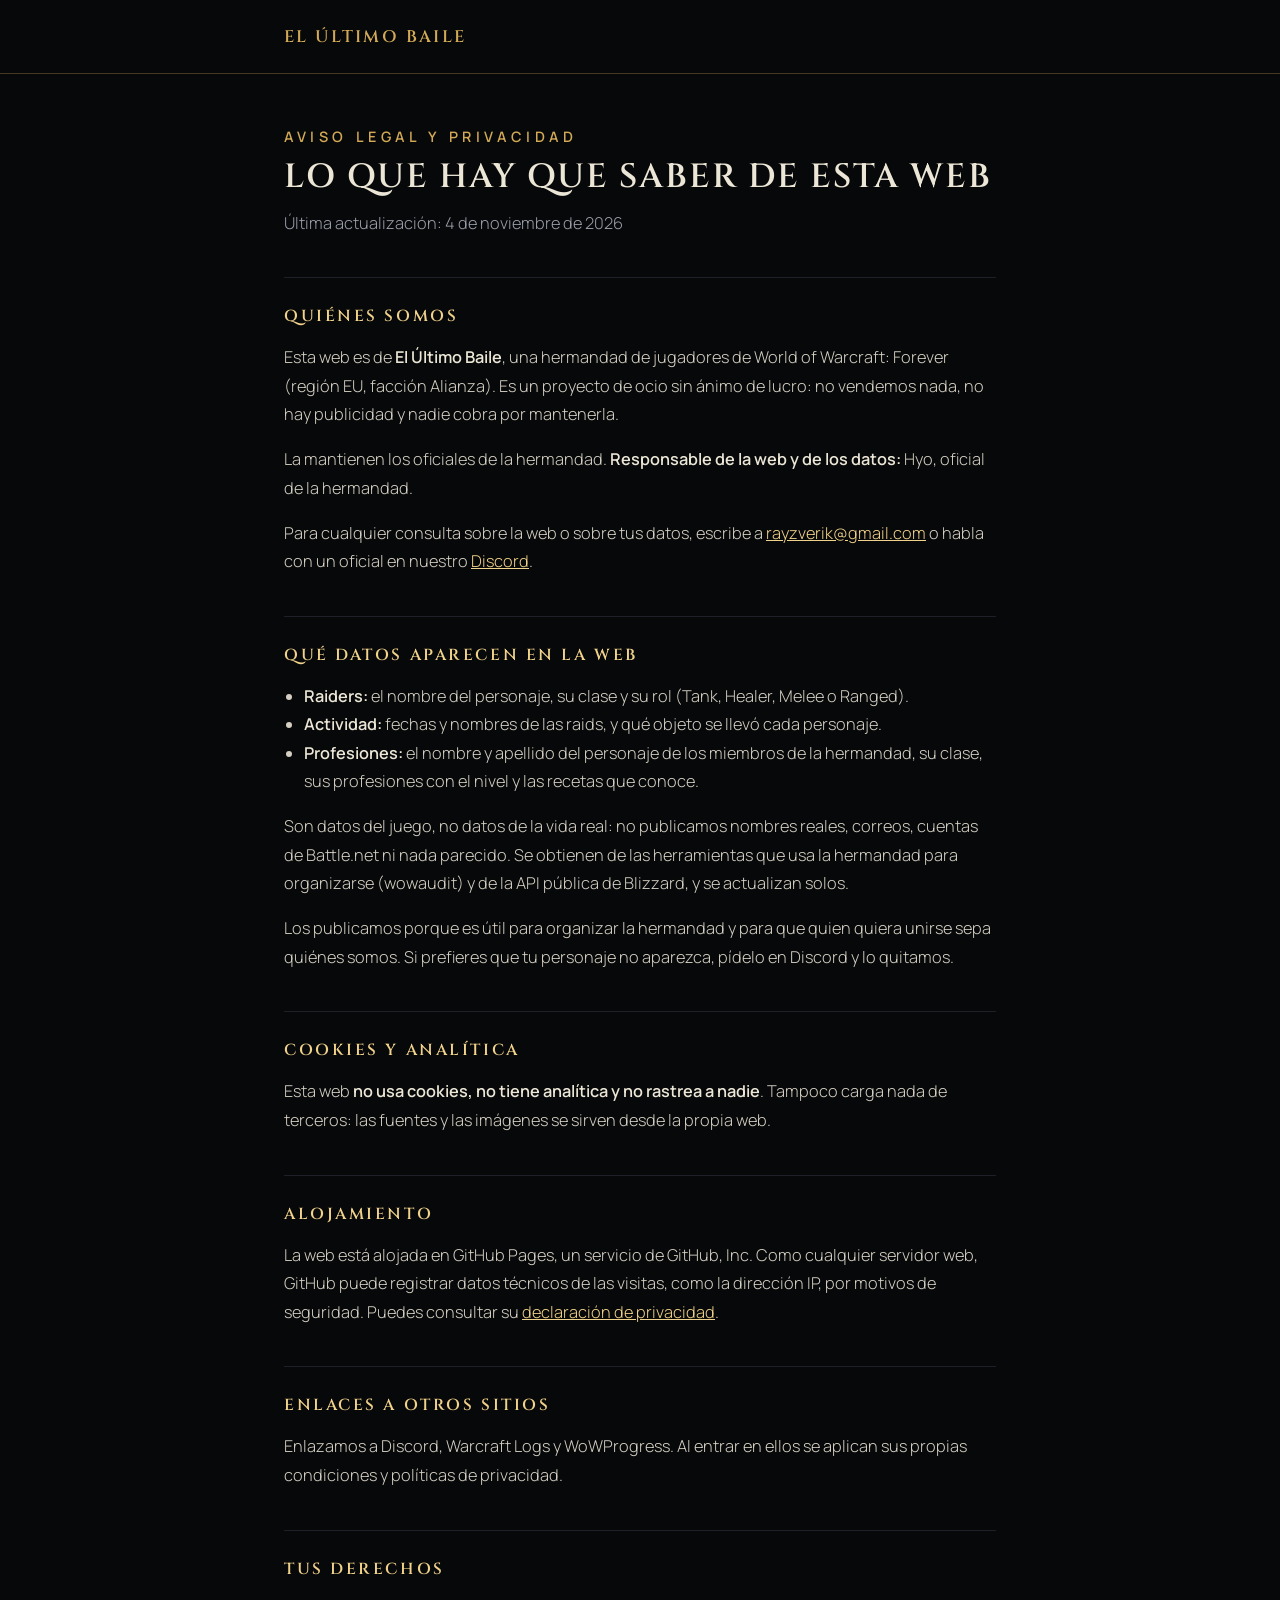
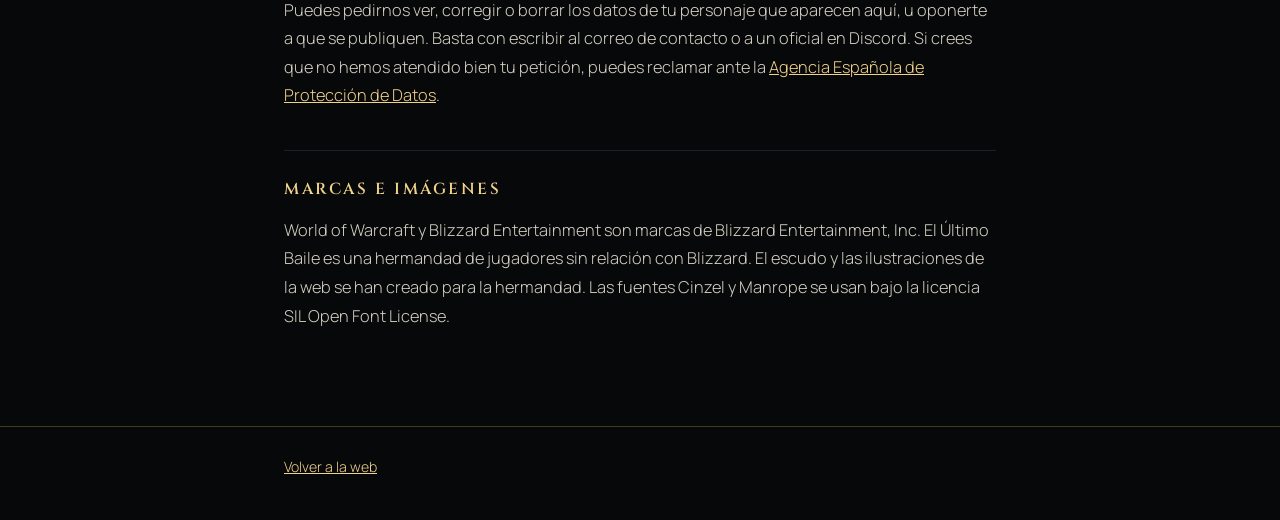
<file: aviso-legal.html>
<!DOCTYPE html>
<html lang="es">
<head>
<meta charset="utf-8">
<meta name="viewport" content="width=device-width, initial-scale=1">
<meta name="robots" content="noindex, nofollow">
<meta name="theme-color" content="#07080a">
<meta name="color-scheme" content="dark">
<title>Aviso legal y privacidad · El Último Baile</title>
<style>
  @font-face{font-family:"Cinzel";src:url("fonts/cinzel.woff") format("woff");font-weight:400 900;font-display:swap}
  @font-face{font-family:"Manrope";src:url("fonts/manrope.woff") format("woff");font-weight:200 800;font-display:swap}
  :root{--fondo:#07080a;--texto:#ece6d6;--suave:#9b9fa9;--oro:#d2a955;--oro-claro:#f1d28a;--linea:#1d2028;--filete:rgba(201,162,82,.32)}
  *{box-sizing:border-box}
  body{margin:0;background:var(--fondo);color:var(--texto);font:300 1.02rem/1.75 "Manrope",system-ui,sans-serif}
  a{color:var(--oro-claro)}
  a:focus-visible{outline:2px solid var(--oro);outline-offset:3px}
  .envoltura{max-width:760px;margin:0 auto;padding:0 24px}
  header{border-bottom:1px solid var(--filete);padding:22px 0}
  header a{font:600 1.05rem/1 "Cinzel",Georgia,serif;letter-spacing:.14em;text-transform:uppercase;color:var(--oro);text-decoration:none}
  main{padding:56px 0 80px}
  .etiqueta{display:block;font:600 .9rem/1 "Manrope",sans-serif;letter-spacing:.32em;text-transform:uppercase;color:var(--oro);margin-bottom:14px}
  h1{font:600 clamp(1.5rem,3vw,2.1rem)/1.15 "Cinzel",Georgia,serif;letter-spacing:.06em;text-transform:uppercase;margin:0 0 12px}
  .fecha{color:var(--suave);margin:0 0 40px}
  h2{font:600 1rem/1.3 "Cinzel",Georgia,serif;letter-spacing:.16em;text-transform:uppercase;color:var(--oro-claro);margin:40px 0 12px;padding-top:28px;border-top:1px solid var(--linea)}
  p,li{color:#d4cfc2}
  ul{padding-left:1.2em}
  strong{font-weight:600;color:var(--texto)}
  footer{border-top:1px solid var(--filete);padding:28px 0 40px;color:var(--suave);font-size:.88rem}
</style>
</head>
<body>
<header><div class="envoltura"><a href="./">El Último Baile</a></div></header>
<main>
  <div class="envoltura">
    <span class="etiqueta">Aviso legal y privacidad</span>
    <h1>Lo que hay que saber de esta web</h1>
    <p class="fecha">Última actualización: 4 de noviembre de 2026</p>

    <h2>Quiénes somos</h2>
    <p>Esta web es de <strong>El Último Baile</strong>, una hermandad de jugadores de World of Warcraft: Forever (región EU, facción Alianza). Es un proyecto de ocio sin ánimo de lucro: no vendemos nada, no hay publicidad y nadie cobra por mantenerla.</p>
    <p>La mantienen los oficiales de la hermandad. <strong>Responsable de la web y de los datos:</strong> Hyo, oficial de la hermandad.</p>
    <p>Para cualquier consulta sobre la web o sobre tus datos, escribe a <a href="&#109;&#97;&#105;&#108;&#116;&#111;&#58;&#114;&#97;&#121;&#122;&#118;&#101;&#114;&#105;&#107;&#64;&#103;&#109;&#97;&#105;&#108;&#46;&#99;&#111;&#109;">&#114;&#97;&#121;&#122;&#118;&#101;&#114;&#105;&#107;&#64;&#103;&#109;&#97;&#105;&#108;&#46;&#99;&#111;&#109;</a> o habla con un oficial en nuestro <a href="https://discord.gg/mdKr9CPTTM" rel="noopener">Discord</a>.</p>

    <h2>Qué datos aparecen en la web</h2>
    <ul>
      <li><strong>Raiders:</strong> el nombre del personaje, su clase y su rol (Tank, Healer, Melee o Ranged).</li>
      <li><strong>Actividad:</strong> fechas y nombres de las raids, y qué objeto se llevó cada personaje.</li>
      <li><strong>Profesiones:</strong> el nombre y apellido del personaje de los miembros de la hermandad, su clase, sus profesiones con el nivel y las recetas que conoce.</li>
    </ul>
    <p>Son datos del juego, no datos de la vida real: no publicamos nombres reales, correos, cuentas de Battle.net ni nada parecido. Se obtienen de las herramientas que usa la hermandad para organizarse (wowaudit) y de la API pública de Blizzard, y se actualizan solos.</p>
    <p>Los publicamos porque es útil para organizar la hermandad y para que quien quiera unirse sepa quiénes somos. Si prefieres que tu personaje no aparezca, pídelo en Discord y lo quitamos.</p>

    <h2>Cookies y analítica</h2>
    <p>Esta web <strong>no usa cookies, no tiene analítica y no rastrea a nadie</strong>. Tampoco carga nada de terceros: las fuentes y las imágenes se sirven desde la propia web.</p>

    <h2>Alojamiento</h2>
    <p>La web está alojada en GitHub Pages, un servicio de GitHub, Inc. Como cualquier servidor web, GitHub puede registrar datos técnicos de las visitas, como la dirección IP, por motivos de seguridad. Puedes consultar su <a href="https://docs.github.com/es/site-policy/privacy-policies/github-general-privacy-statement" rel="noopener">declaración de privacidad</a>.</p>

    <h2>Enlaces a otros sitios</h2>
    <p>Enlazamos a Discord, Warcraft Logs y WoWProgress. Al entrar en ellos se aplican sus propias condiciones y políticas de privacidad.</p>

    <h2>Tus derechos</h2>
    <p>Puedes pedirnos ver, corregir o borrar los datos de tu personaje que aparecen aquí, u oponerte a que se publiquen. Basta con escribir al correo de contacto o a un oficial en Discord. Si crees que no hemos atendido bien tu petición, puedes reclamar ante la <a href="https://www.aepd.es" rel="noopener">Agencia Española de Protección de Datos</a>.</p>

    <h2>Marcas e imágenes</h2>
    <p>World of Warcraft y Blizzard Entertainment son marcas de Blizzard Entertainment, Inc. El Último Baile es una hermandad de jugadores sin relación con Blizzard. El escudo y las ilustraciones de la web se han creado para la hermandad. Las fuentes Cinzel y Manrope se usan bajo la licencia SIL Open Font License.</p>
  </div>
</main>
<footer><div class="envoltura"><a href="./">Volver a la web</a></div></footer>
</body>
</html>
</file>
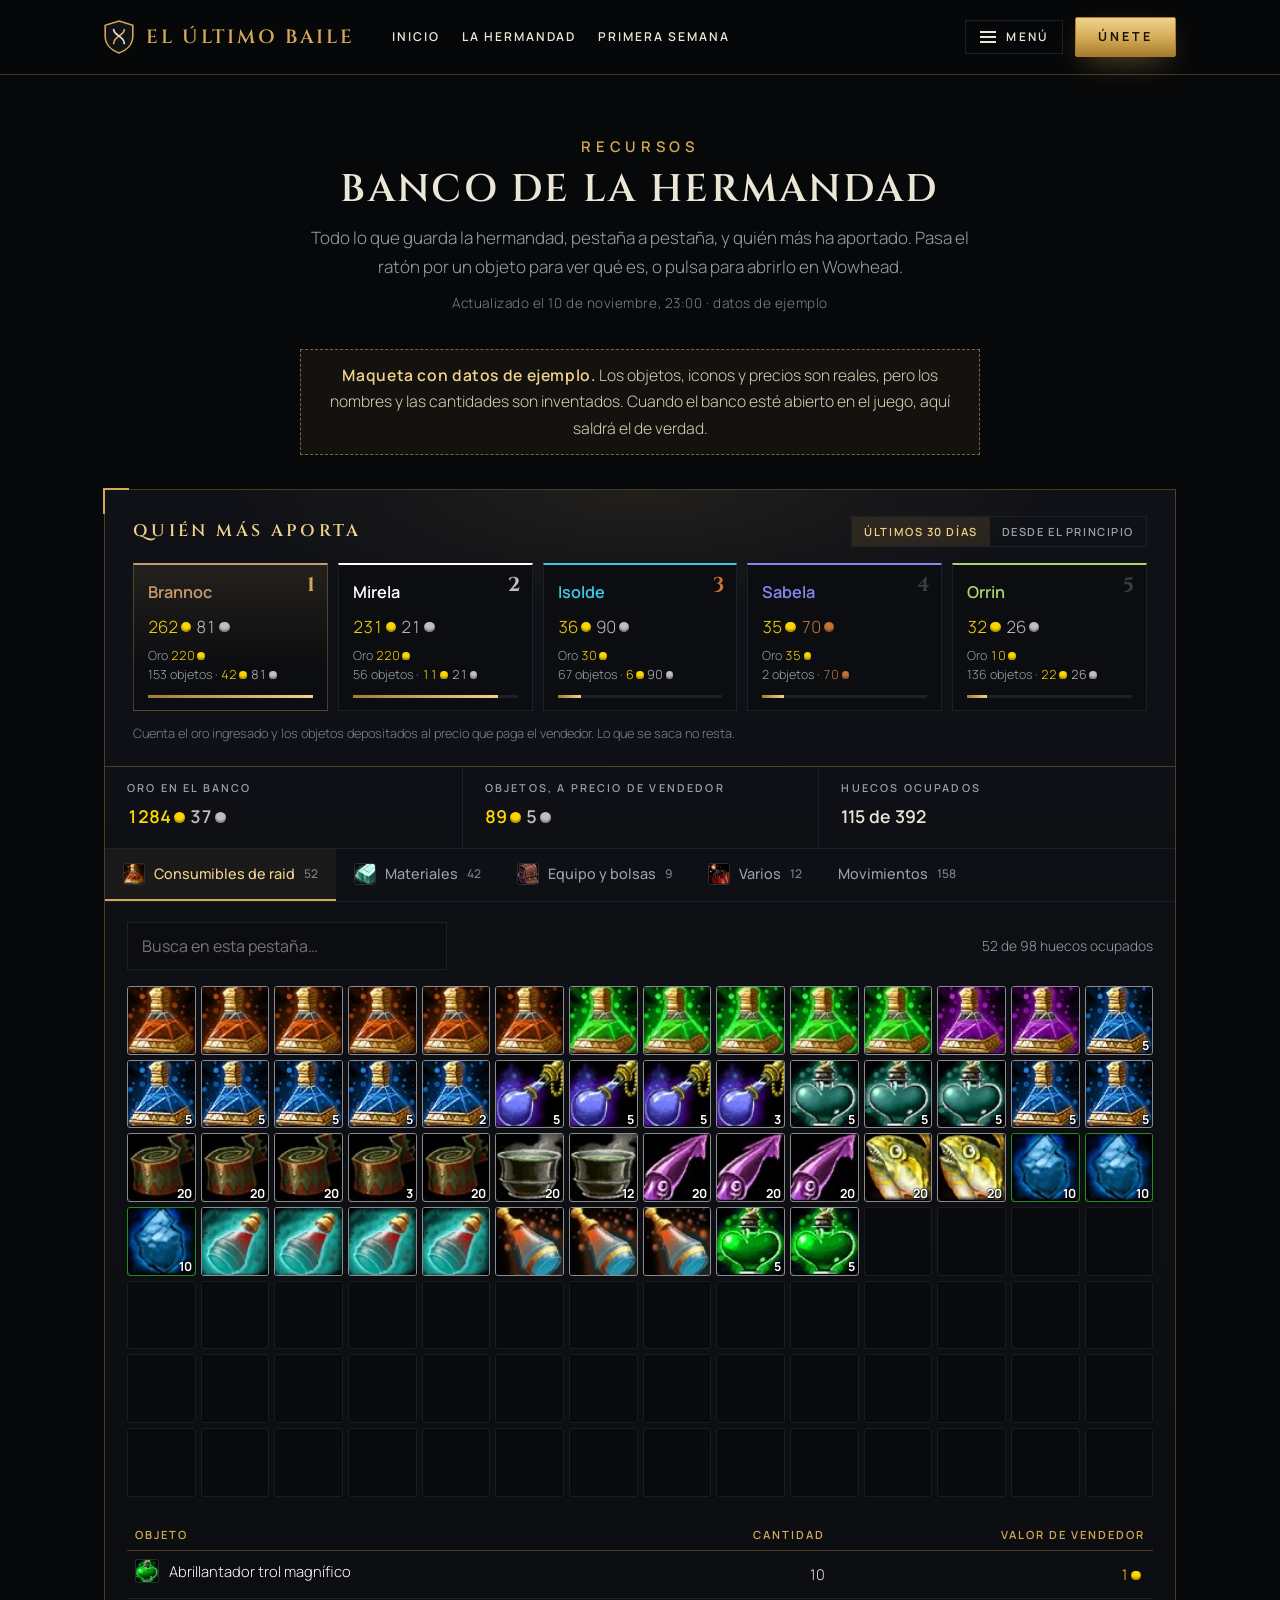
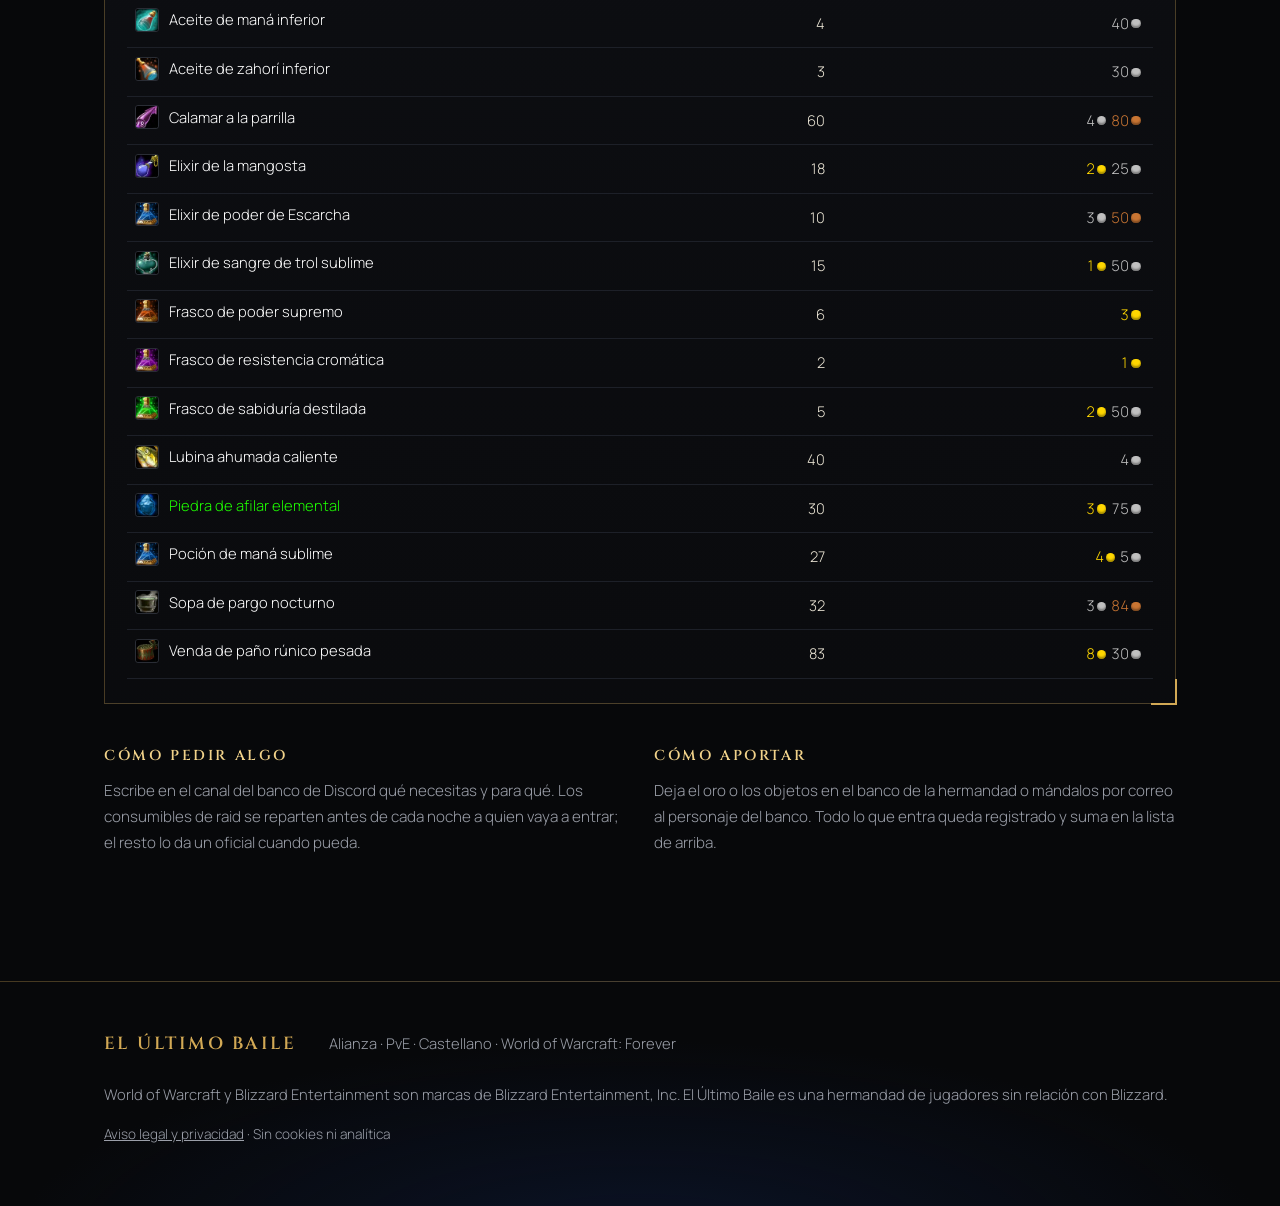
<file: banco.html>
<!DOCTYPE html>
<html lang="es">
<head>
<meta charset="utf-8">
<meta name="viewport" content="width=device-width, initial-scale=1">
<!-- Quitar el día del lanzamiento público (5 nov 2026) -->
<meta name="robots" content="noindex, nofollow">
<meta name="theme-color" content="#07080a">
<meta name="color-scheme" content="dark">
<title>Banco · El Último Baile</title>
<link rel="preload" href="fonts/manrope.woff" as="font" type="font/woff" crossorigin>
<link rel="preload" href="fonts/cinzel.woff" as="font" type="font/woff" crossorigin>
<link rel="stylesheet" href="comun/menu.css">
<link rel="stylesheet" href="comun/recetas.css">
<style>
  /* Fuentes servidas desde la propia web (licencia SIL OFL, ver fonts/). Sin peticiones a Google. */
  @font-face{font-family:"Cinzel";src:url("fonts/cinzel.woff") format("woff");font-weight:400 900;font-style:normal;font-display:swap}
  @font-face{font-family:"Manrope";src:url("fonts/manrope.woff") format("woff");font-weight:200 800;font-style:normal;font-display:swap}
  :root{
    --fondo:#07080a;
    --panel:#0c0d10;
    --panel-2:#101218;
    --linea:#1d2028;
    --filete:rgba(201,162,82,.32);   /* líneas doradas finas */
    --texto:#ece6d6;
    --suave:#9b9fa9;
    --oro:#d2a955;
    --oro-claro:#f1d28a;
    --oro-oscuro:#a67c2e;
    --azul-noche:#0d1a3a;
    --azul:#5b8dff;                  /* acento del escudo (ojos del dragón) */
    --radio:2px;
    --titulos:"Cinzel", Georgia, serif;
    --texto-f:"Manrope", system-ui, sans-serif;
    --anillo:"Cinzel Decorative", "Cinzel", Georgia, serif;   /* capitales ornamentadas */
  }
  *{box-sizing:border-box}
  [hidden]{display:none !important}
  html{scroll-behavior:smooth;scroll-padding-top:120px}
  body{margin:0;background:var(--fondo);color:var(--texto);font:300 1.0625rem/1.7 var(--texto-f)}
  a{color:var(--oro-claro)}
  a:focus-visible,.boton:focus-visible{outline:2px solid var(--oro);outline-offset:3px}
  .envoltura{max-width:1120px;margin:0 auto;padding:0 24px}
  h1,h2,h3,h4{margin:0;font-weight:600}
  p{margin:0 0 1em}
  strong{font-weight:600;color:var(--texto)}

  /* Piezas comunes */
  .etiqueta{display:block;font:600 .92rem/1 var(--texto-f);letter-spacing:.32em;text-transform:uppercase;color:var(--oro);margin-bottom:14px}
  h2{font-family:var(--titulos);font-size:clamp(1.45rem,2.9vw,2.15rem);line-height:1.15;letter-spacing:.06em;text-transform:uppercase;color:var(--texto)}
  h3{font-family:var(--titulos);font-size:1.05rem;letter-spacing:.18em;text-transform:uppercase;color:var(--oro-claro)}
  .entradilla{color:var(--suave);max-width:62ch;margin:20px auto 0;font-size:1.12rem;text-wrap:balance}
  .cabecera-seccion{text-align:center;margin-bottom:44px}
  .boton{display:inline-flex;align-items:center;justify-content:center;font:700 .82rem/1 var(--texto-f);letter-spacing:.24em;text-transform:uppercase;text-decoration:none;padding:18px 34px;border-radius:var(--radio);
    color:#1a1306;background:linear-gradient(180deg,#f0d38c 0%,#d2a955 55%,#a67c2e 100%);border:1px solid #a67c2e;box-shadow:0 10px 30px -10px rgba(210,169,85,.55)}
  .boton:hover{filter:brightness(1.08)}
  .boton.secundario{background:rgba(7,8,10,.6);color:var(--texto);border-color:rgba(201,162,82,.45);box-shadow:none}
  .boton.secundario:hover{border-color:var(--oro)}
  .aviso{max-width:680px;margin:22px auto 0;padding:12px 18px;border:1px dashed rgba(210,169,85,.55);background:rgba(210,169,85,.06);color:#d9cfb6;font-size:.98rem;text-align:center}
  .aviso b{color:var(--oro-claro);font-weight:600;letter-spacing:.04em}
  .provisional{display:inline-block;font:500 .72rem/1.6 var(--texto-f);letter-spacing:.08em;text-transform:none;color:var(--suave);border:1px dashed #3d404a;border-radius:99px;padding:0 10px;vertical-align:middle}

  /* Panel con esquinas doradas */
  .marco{position:relative;border:1px solid var(--filete);background:linear-gradient(180deg,rgba(16,18,24,.85),rgba(10,11,14,.85));padding:56px 64px}
  .marco::before,.marco::after{content:"";position:absolute;width:28px;height:28px;border:2px solid var(--oro)}
  .marco::before{top:-2px;left:-2px;border-right:0;border-bottom:0}
  .marco::after{bottom:-2px;right:-2px;border-left:0;border-top:0}

  /* Secciones y separador con rombo */
  .seccion{position:relative;padding:110px 0;border-top:1px solid var(--linea)}
  .seccion::before{content:"";position:absolute;top:-7px;left:50%;width:12px;height:12px;margin-left:-6px;transform:rotate(45deg);background:var(--fondo);border:1px solid var(--oro);box-shadow:0 0 10px rgba(91,141,255,.55)}

  /* Barra superior fija: marca, enlaces y botón en una fila (en móvil los enlaces bajan a una segunda fila) */

  /* Cabecera: título, línea de datos, frase y la imagen completa debajo, separada */
  .hero{position:relative;padding:28px 0 8px;overflow:hidden;text-align:center;
    background:
      radial-gradient(700px 360px at 50% 0%,rgba(210,169,85,.12),transparent 70%),
      radial-gradient(900px 420px at 50% 60%,rgba(60,100,210,.14),transparent 70%),var(--fondo)}
  /* Título solo para lectores de pantalla: el nombre va en el escudo */
  .oculto{position:absolute;width:1px;height:1px;overflow:hidden;clip:rect(0 0 0 0);white-space:nowrap}
  .hero .ficha{display:flex;align-items:center;justify-content:center;gap:22px;font:600 .8rem/1.4 var(--texto-f);letter-spacing:.3em;text-transform:uppercase;color:var(--oro);margin:28px auto 14px}
  .hero .ficha::before,.hero .ficha::after{content:"";flex:0 0 70px;height:1px;background:var(--oro)}
  .hero .lema{font:300 clamp(.95rem,1.4vw,1.1rem)/1.6 var(--texto-f);letter-spacing:.04em;color:var(--suave);margin:0 auto 24px;max-width:48ch}
  .acciones{display:flex;gap:16px;flex-wrap:wrap;justify-content:center}
  /* Escudo: fondo negro puro que se funde con la web (lighten) y la luz de arriba se difumina */
  .escudo{display:block;margin:0 auto;width:min(480px,86vw);height:auto;mix-blend-mode:lighten;
    -webkit-mask-image:linear-gradient(180deg,transparent 0%,#000 12%);mask-image:linear-gradient(180deg,transparent 0%,#000 12%)}

  /* Pilares */
  .pilares{display:grid;grid-template-columns:repeat(4,1fr);border-top:1px solid var(--filete);border-bottom:1px solid var(--filete)}
  .pilar{padding:44px 30px;text-align:center;border-left:1px solid var(--linea)}
  .pilar:first-child{border-left:0}
  .pilar .rombo{display:block;color:var(--oro);font-size:.85rem;margin-bottom:22px;text-shadow:0 0 10px rgba(91,141,255,.7)}
  .pilar h3{margin-bottom:18px}
  .pilar p{color:var(--suave);margin:0}
  /* Nosotros: la imagen de los diez, entera y sin nada encima */
  .imagen-nosotros{display:block;width:min(100%,1180px);height:auto;margin:56px auto 0;
    -webkit-mask-image:linear-gradient(180deg,transparent 0%,#000 4%,#000 95%,transparent 100%),linear-gradient(90deg,transparent 0%,#000 2.5%,#000 97.5%,transparent 100%);
            mask-image:linear-gradient(180deg,transparent 0%,#000 4%,#000 95%,transparent 100%),linear-gradient(90deg,transparent 0%,#000 2.5%,#000 97.5%,transparent 100%);
    -webkit-mask-composite:source-in;mask-composite:intersect}
  .frase{text-align:center;font-family:var(--titulos);font-size:clamp(.92rem,1.5vw,1.1rem);letter-spacing:.16em;text-transform:uppercase;color:var(--oro);padding:26px 0;border-bottom:1px solid var(--filete);margin:0}

  /* Raids */
  .dias{text-align:center;font-family:var(--titulos);font-weight:700;font-size:clamp(1.9rem,4.6vw,3.1rem);letter-spacing:.14em;line-height:1;
    background:linear-gradient(180deg,#f3d896 0%,#d2a955 50%,#9d7429 100%);-webkit-background-clip:text;background-clip:text;color:transparent}
  .horas{text-align:center;font:700 .9rem/1.6 var(--texto-f);letter-spacing:.24em;text-transform:uppercase;margin:22px 0 0}
  .horas span{color:var(--suave);font-weight:500}
  .listas{display:grid;grid-template-columns:1fr 1fr;gap:56px;margin-top:44px;padding-top:44px;border-top:1px solid var(--linea)}
  .lista h3{font-size:.95rem;margin-bottom:18px}
  .lista ul{list-style:none;margin:0;padding:0}
  .lista li{position:relative;padding:12px 0 12px 32px;border-bottom:1px solid var(--linea);font-weight:400}
  .lista li:last-child{border-bottom:0}
  .lista li::before{content:"◆";position:absolute;left:2px;top:13px;color:var(--oro);font-size:.85rem}
  .lista.no li{color:var(--suave);font-weight:300}
  .lista.no li::before{content:"◇";color:var(--suave)}
  .pie-marco{text-align:center;color:var(--suave);margin:36px 0 0;padding-top:28px;border-top:1px solid var(--linea)}

  /* Botín */
  .botin{display:grid;grid-template-columns:1fr 1.3fr;gap:64px;align-items:center}
  .destacado-botin{text-align:center;padding:40px 24px;border-top:1px solid var(--filete);border-bottom:1px solid var(--filete)}
  .destacado-botin .grande{font-family:var(--titulos);font-weight:700;font-size:clamp(2rem,4.5vw,3.2rem);letter-spacing:.06em;line-height:1.1;margin:10px 0 18px;
    background:linear-gradient(180deg,#f3d896 0%,#d2a955 50%,#9d7429 100%);-webkit-background-clip:text;background-clip:text;color:transparent}
  .destacado-botin p{color:var(--suave);font-size:.95rem;margin:0}
  .definiciones{margin:0}
  .definicion{display:grid;grid-template-columns:200px 1fr;gap:24px;padding:24px 0;border-bottom:1px solid var(--linea)}
  .definicion:last-child{border-bottom:0}
  .definicion dt{font-family:var(--titulos);font-weight:600;letter-spacing:.12em;text-transform:uppercase;color:var(--oro-claro)}
  .definicion dt small{display:block;font:600 .72rem/1.6 var(--texto-f);letter-spacing:.24em;color:var(--suave);margin-top:6px}
  .definicion dd{margin:0;color:var(--suave)}

  /* Actividad */
  .dos-col{display:grid;grid-template-columns:1fr 1fr;gap:28px}
  .bloque-titulo{font-size:.95rem;margin-bottom:16px}
  .proxima{border:1px solid var(--filete);background:var(--panel-2);padding:22px 24px}
  .proxima .fecha-grande{font-family:var(--titulos);font-size:1.5rem;letter-spacing:.06em;text-transform:capitalize;color:var(--oro-claro)}
  .proxima .detalle{color:var(--suave)}
  .etiqueta-dif{display:inline-block;font:600 .7rem/1.6 var(--texto-f);letter-spacing:.18em;text-transform:uppercase;color:var(--oro);border:1px solid var(--filete);padding:0 8px;margin-left:8px;vertical-align:middle}
  .actividad{list-style:none;margin:0;padding:0}
  .actividad li{display:grid;grid-template-columns:auto 1fr;gap:2px 18px;padding:14px 0;border-bottom:1px solid var(--linea)}
  .actividad .cuando{color:var(--suave);grid-row:span 2;font-variant-numeric:tabular-nums}
  .actividad .que{font-weight:600}
  .actividad .detalle{color:var(--suave);font-size:.95rem}
  .vacio{color:var(--suave);font-style:italic;padding:14px 0;margin:0}
  .kill{display:grid;grid-template-columns:110px 1fr;gap:16px;border:1px solid var(--linea);background:var(--panel);margin-bottom:12px}
  .kill .captura{background:repeating-linear-gradient(135deg,rgba(210,169,85,.07) 0 10px,transparent 10px 20px),var(--panel-2);display:grid;place-items:center;color:var(--suave);font-size:.75rem;text-align:center;padding:8px}
  .kill .cuerpo{padding:12px 14px 12px 0}
  .kill .jefe{font-family:var(--titulos);letter-spacing:.06em;color:#e07a5f;font-weight:600}
  .kill .meta{color:var(--suave);font-size:.9rem}
  .tabla-botin{margin-top:40px}
  .tabla-botin table{width:100%;border-collapse:collapse}
  .tabla-botin th{text-align:left;font:600 .75rem/1 var(--texto-f);letter-spacing:.22em;text-transform:uppercase;color:var(--oro);padding:14px 0;border-bottom:1px solid var(--filete)}
  .tabla-botin td{padding:12px 16px 12px 0;border-bottom:1px solid var(--linea);vertical-align:top}
  .tabla-botin td:first-child{color:var(--suave);white-space:nowrap}
  .tabla-botin td:nth-child(2){font-weight:600}

  /* Reclutamiento */
  .perfiles{max-width:1020px;margin:0 auto 56px;text-align:center;font-size:1.08rem}
  .perfiles .intro-perfiles{margin:0 auto 26px;color:var(--suave)}
  .perfil-lista{list-style:none;margin:0;padding:0;display:grid;grid-template-columns:repeat(3,1fr);gap:0;border-top:1px solid var(--filete);border-bottom:1px solid var(--filete)}
  .perfil-lista li{padding:24px 22px;border-left:1px solid var(--linea)}
  .perfil-lista li:first-child{border-left:0}
  .perfil-lista strong{display:block;font-family:var(--titulos);font-weight:600;font-size:.95rem;letter-spacing:.14em;text-transform:uppercase;color:var(--oro-claro);margin-bottom:10px}
  .perfil-lista span{color:#c9c6bd;font-size:.98rem}
  .perfil-lista b{color:var(--texto);font-weight:600}
  #reclutamiento .cabecera-seccion{margin-bottom:18px}
  #reclutamiento .entradilla{margin-top:14px}
  .dos-marco{display:grid;grid-template-columns:1fr 1fr;gap:56px}
  .dos-marco h3{margin-bottom:16px}
  .dos-marco p{color:#c9c6bd}
  .titulo-lista{text-align:center;margin:80px 0 34px;font-size:1.15rem;letter-spacing:.24em}
  .clases{display:grid;grid-template-columns:repeat(3,1fr);gap:14px;max-width:1020px;margin:0 auto}
  .clase{background:var(--panel);border:1px solid var(--linea);border-top:2px solid var(--c);padding:16px 18px 18px}
  .clase h4{margin:0;font-family:var(--titulos);font-size:1rem;letter-spacing:.16em;text-transform:uppercase;color:var(--c);display:flex;align-items:center;gap:10px}
  .clase h4 .icono{width:22px;height:22px;display:grid;place-items:center;font-size:.78rem;color:#0a0a0a;background:var(--c)}
  .clase .raya{height:1px;margin:12px 0 12px;background:linear-gradient(90deg,var(--c),transparent)}
  .specs{list-style:none;margin:0;padding:0;display:grid;grid-template-columns:1fr 1fr;gap:8px}
  .spec{display:flex;align-items:center;gap:8px;font:600 .72rem/1.2 var(--texto-f);letter-spacing:.08em;text-transform:uppercase;white-space:nowrap;padding:9px 10px;border:1px solid rgba(134,211,156,.4);color:#9fe0b2;background:rgba(134,211,156,.06)}
  .spec::before{content:"";flex:0 0 7px;height:7px;border-radius:50%;background:#86d39c;box-shadow:0 0 6px rgba(134,211,156,.7)}
  .spec.cerrada{border-color:rgba(224,96,96,.4);color:#e89a9a;background:rgba(224,96,96,.06)}
  .spec.cerrada::before{background:#e06060;box-shadow:0 0 6px rgba(224,96,96,.7)}
  .nota-lista{text-align:center;color:var(--suave);font-size:.95rem;margin-top:22px}

  /* Raiders */
  .recuento{display:flex;justify-content:center;gap:28px;flex-wrap:wrap;color:var(--suave);margin:0 0 30px}
  .recuento strong{font-family:var(--titulos);font-size:1.4rem;color:var(--oro-claro);margin-right:6px}
  .roster{display:grid;grid-template-columns:repeat(3,1fr);gap:14px;max-width:1020px;margin:0 auto}
  .grupo{background:var(--panel);border:1px solid var(--linea);border-top:2px solid var(--c);padding:16px 18px 14px}
  .grupo .raya{height:1px;margin:10px 0 6px;background:linear-gradient(90deg,var(--c),transparent)}
  .grupo h4{margin:0;font-family:var(--titulos);font-size:.95rem;letter-spacing:.14em;text-transform:uppercase;color:var(--c);display:flex;justify-content:space-between;align-items:baseline}
  .grupo h4 span{font-family:var(--texto-f);font-size:.8rem;color:var(--suave);letter-spacing:0}
  .grupo ul{list-style:none;margin:0;padding:0}
  .grupo li{display:flex;justify-content:space-between;gap:10px;padding:4px 0;font-size:.95rem;font-weight:400;border-top:1px solid var(--linea)}
  .grupo li:first-child{border-top:0}
  .grupo .nombre-pj{color:var(--c);font-weight:500}
  .grupo .rol{color:var(--suave);font-size:.78rem;letter-spacing:.06em;white-space:nowrap}

  /* Únete */
  .unete{text-align:center}
  .unete .entradilla{margin-bottom:36px}
  .discord-recuento{margin:22px 0 0;color:var(--suave);font-size:.95rem}
  .discord-recuento strong{font-family:var(--titulos);font-size:1.25rem;color:var(--oro-claro);margin-right:4px}
  .discord-recuento .punto{display:inline-block;width:8px;height:8px;border-radius:50%;background:#86d39c;box-shadow:0 0 6px rgba(134,211,156,.8);margin:0 6px 1px 18px}
  .contactos{margin-top:34px;display:flex;justify-content:center;align-items:baseline;flex-wrap:wrap;gap:8px 10px;font-size:1.05rem}
  .contactos span{font:600 .75rem/1 var(--texto-f);letter-spacing:.24em;text-transform:uppercase;color:var(--suave);margin-right:10px}
  .contactos b{font-weight:600}

  footer{border-top:1px solid var(--filete);padding:48px 0 60px;color:var(--suave);font-size:.92rem;background:radial-gradient(900px 300px at 50% 120%,rgba(13,26,58,.6),transparent 70%)}
  footer .fila{display:flex;flex-wrap:wrap;align-items:baseline;gap:12px 32px;margin-bottom:22px}
  footer .marca{font-size:1.1rem}
  footer nav{display:flex;flex-wrap:wrap;gap:12px 28px;justify-content:flex-end;margin-bottom:22px}
  footer nav a{font:600 .78rem/1 var(--texto-f);letter-spacing:.22em;text-transform:uppercase;color:var(--texto);text-decoration:none}
  footer nav a:hover{color:var(--oro-claro)}
  footer .legal{margin:16px 0 0;font-size:.85rem}
  footer .legal a{color:var(--suave)}
  footer .legal a:hover{color:var(--oro-claro)}

  @media (max-width:960px){
    .pilares{grid-template-columns:1fr 1fr}
    .pilar:nth-child(3){border-left:0}
    .pilar:nth-child(n+3){border-top:1px solid var(--linea)}
    .botin{grid-template-columns:1fr;gap:36px}
    .marco{padding:44px 32px}
  }
  @media (max-width:720px){
    .perfil-lista{grid-template-columns:1fr}
    .perfil-lista li{border-left:0;border-top:1px solid var(--linea);padding:20px 6px}
    .perfil-lista li:first-child{border-top:0}
    body{font-size:1rem}
    .seccion{padding:80px 0}
    .hero{padding:44px 0 0}
    .hero .ficha{gap:12px;letter-spacing:.2em;font-size:.68rem}
    .hero .ficha::before,.hero .ficha::after{flex-basis:20px}
    .hero .lema{margin:0 auto 24px}
    /* En móvil el nombre de la imagen se lee pequeño: se añade el logo debajo */
    .hero .ficha{margin-top:10px}
    .pilares{grid-template-columns:1fr}
    .pilar{border-left:0;border-top:1px solid var(--linea);padding:34px 8px}
    .pilar:first-child{border-top:0}
    .listas,.dos-col,.dos-marco{grid-template-columns:1fr;gap:36px}
    .marco{padding:36px 22px}
    .definicion{grid-template-columns:1fr;gap:8px}
    .clases{grid-template-columns:1fr}
    .roster{grid-template-columns:1fr;gap:10px}
    footer nav{justify-content:flex-start}
  }
  @media (prefers-reduced-motion:reduce){html{scroll-behavior:auto}}

  .pagina{padding:64px 0 110px}
  .cab-pagina{text-align:center;margin-bottom:34px}
  .cab-pagina h1{font-family:var(--titulos);font-weight:600;font-size:clamp(1.6rem,3.4vw,2.4rem);letter-spacing:.06em;text-transform:uppercase;line-height:1.15;margin:0 0 12px}
  .cab-pagina p{color:var(--suave);max-width:680px;margin:0 auto}
  .cab-pagina .fuente{margin-top:10px;font-size:.85rem;letter-spacing:.04em;color:#7d818b}
  .vacio{color:var(--suave);text-align:center;padding:26px 0;grid-column:1/-1}
  .aviso{max-width:680px;margin:0 auto 34px;padding:12px 18px;border:1px dashed rgba(210,169,85,.55);background:rgba(210,169,85,.06);color:#d9cfb6;text-align:center}
  .aviso b{color:var(--oro-claro)}
  .buscador{width:min(100%,420px);padding:12px 14px;background:var(--panel);border:1px solid var(--linea);color:var(--texto);font:400 1rem var(--texto-f)}
  .buscador:focus,.selector:focus{outline:none;border-color:var(--oro)}
  .chips{display:flex;flex-wrap:wrap;gap:8px;justify-content:center}
  .chip{font:600 .72rem/1 var(--texto-f);letter-spacing:.12em;text-transform:uppercase;padding:9px 12px;background:none;border:1px solid var(--linea);color:var(--suave);cursor:pointer}
  .chip:hover{border-color:var(--filete);color:var(--texto)}
  .chip[aria-pressed="true"]{border-color:var(--oro);color:var(--oro-claro);background:rgba(210,169,85,.08)}
  .pj{color:var(--c);font-weight:500}
  @media (max-width:720px){.pagina{padding:40px 0 70px}}
  .controles{display:flex;flex-direction:column;gap:14px;align-items:center;margin:0 auto 38px;max-width:1020px}
  .bloque-cal{max-width:1080px;margin:0 auto 46px}
  .bloque-cal>h2{font-family:var(--titulos);font-weight:600;font-size:1.05rem;letter-spacing:.18em;text-transform:uppercase;color:var(--q);margin:0 0 12px;padding-bottom:12px;border-bottom:1px solid var(--filete)}
  .bloque-cal>h2 small{color:var(--suave);letter-spacing:.08em;margin-left:6px}
  .fila-receta{display:grid;grid-template-columns:minmax(0,1.3fr) 150px minmax(0,1.4fr);gap:16px;align-items:center;padding:10px 6px;border-top:1px solid var(--linea)}
  .fila-receta .prof{color:var(--suave);font-size:.86rem}
  .fila-receta .quien{display:flex;flex-wrap:wrap;gap:4px 14px;font-size:.92rem}
  @media (max-width:720px){.fila-receta{grid-template-columns:1fr;gap:4px}}

  /* ===== Banco ===== */
  .banco{max-width:1080px;margin:0 auto}
  .marco-banco{position:relative;border:1px solid var(--filete);background:linear-gradient(180deg,rgba(16,18,24,.9),rgba(10,11,14,.9))}
  .marco-banco::before,.marco-banco::after{content:"";position:absolute;width:24px;height:24px;border:2px solid var(--oro)}
  .marco-banco::before{top:-2px;left:-2px;border-right:0;border-bottom:0}
  .marco-banco::after{bottom:-2px;right:-2px;border-left:0;border-top:0}
  .top{padding:26px 28px 22px;border-bottom:1px solid var(--filete);background:radial-gradient(600px 180px at 50% 0%,rgba(210,169,85,.09),transparent 70%)}
  .top-cab{display:flex;align-items:center;justify-content:space-between;gap:14px;flex-wrap:wrap;margin-bottom:16px}
  .top-cab h2{font-size:1.05rem;letter-spacing:.2em;color:var(--oro-claro)}
  .periodo{display:flex;border:1px solid var(--linea)}
  .periodo button{background:none;border:0;color:var(--suave);font:600 .7rem/1 var(--texto-f);letter-spacing:.14em;text-transform:uppercase;padding:9px 12px;cursor:pointer}
  .periodo button[aria-pressed="true"]{background:rgba(210,169,85,.12);color:var(--oro-claro)}
  .podio{list-style:none;margin:0;padding:0;display:grid;grid-template-columns:repeat(5,1fr);gap:10px}
  .podio li{position:relative;background:var(--panel);border:1px solid var(--linea);border-top:2px solid var(--c);padding:14px 14px 12px}
  .podio li:first-child{background:linear-gradient(180deg,rgba(210,169,85,.10),var(--panel) 70%);border-color:var(--filete);border-top-color:var(--c)}
  .podio .pos{position:absolute;top:10px;right:12px;font:700 1.25rem/1 var(--titulos);color:#3a3d46}
  .podio li:nth-child(1) .pos{color:var(--oro)}.podio li:nth-child(2) .pos{color:#c0c0c0}.podio li:nth-child(3) .pos{color:#c87533}
  .podio .nombre{display:block;color:var(--c);font-weight:600;font-size:1.02rem;margin-bottom:6px;padding-right:22px;overflow:hidden;text-overflow:ellipsis;white-space:nowrap}
  .podio .total{font-size:1.05rem}
  .podio .desglose{display:block;margin-top:6px;color:var(--suave);font-size:.78rem;line-height:1.5}
  .podio .barra-aporte{height:3px;margin-top:10px;background:var(--linea)}
  .podio .barra-aporte i{display:block;height:100%;background:linear-gradient(90deg,var(--oro-oscuro),var(--oro-claro))}
  .nota-top{margin:12px 0 0;color:#7d818b;font-size:.8rem}
  .cifras{display:grid;grid-template-columns:repeat(3,1fr);border-bottom:1px solid var(--linea)}
  .cifras div{padding:16px 22px;border-left:1px solid var(--linea)}
  .cifras div:first-child{border-left:0}
  .cifras small{display:block;font:600 .68rem/1 var(--texto-f);letter-spacing:.2em;text-transform:uppercase;color:var(--suave);margin-bottom:8px}
  .cifras b{font-weight:600;font-size:1.1rem}
  .pestanas-banco{display:flex;gap:0;overflow-x:auto;border-bottom:1px solid var(--linea);scrollbar-width:thin}
  .pestanas-banco button{flex:0 0 auto;display:flex;align-items:center;gap:9px;background:none;border:0;border-bottom:2px solid transparent;color:var(--suave);font:500 .9rem/1 var(--texto-f);padding:14px 18px;cursor:pointer;white-space:nowrap}
  .pestanas-banco button img{width:22px;height:22px;border:1px solid #2a2d35;border-radius:3px}
  .pestanas-banco button[aria-selected="true"]{color:var(--oro-claro);border-bottom-color:var(--oro);background:rgba(210,169,85,.06)}
  .pestanas-banco button:hover{color:var(--texto)}
  .pestanas-banco .n{font-size:.75rem;color:#7d818b}
  .cuerpo-banco{padding:20px 22px 24px}
  .barra-filtro{display:flex;gap:14px;align-items:center;flex-wrap:wrap;margin-bottom:16px}
  .barra-filtro .buscador{width:min(100%,320px)}
  .barra-filtro .resumen{margin-left:auto;color:var(--suave);font-size:.86rem}
  .cuadricula{display:grid;grid-template-columns:repeat(14,1fr);gap:5px}
  .cuadricula .hueco{aspect-ratio:1;border:1px solid #1a1c22;border-radius:3px;background:#090a0d}
  .cuadricula .apagado{opacity:.18}
  .lista-banco{margin-top:22px;width:100%;border-collapse:collapse;font-size:.92rem}
  .lista-banco th{text-align:left;font:600 .7rem/1 var(--texto-f);letter-spacing:.18em;text-transform:uppercase;color:var(--oro);padding:10px 8px;border-bottom:1px solid var(--filete)}
  .lista-banco td{padding:8px;border-bottom:1px solid var(--linea)}
  .lista-banco .der{text-align:right}
  .tipo{font:600 .66rem/1 var(--texto-f);letter-spacing:.14em;text-transform:uppercase;padding:4px 7px;border:1px solid}
  .tipo.entra{color:#9fe0b2;border-color:rgba(134,211,156,.4)}
  .tipo.sale{color:#e89a9a;border-color:rgba(224,96,96,.4)}
  .cuando{color:var(--suave);white-space:nowrap;font-variant-numeric:tabular-nums}
  .ayuda-banco{display:grid;grid-template-columns:1fr 1fr;gap:28px;margin-top:40px}
  .ayuda-banco h3{font-size:.9rem;margin-bottom:10px}
  .ayuda-banco p{color:var(--suave);font-size:.95rem}
  .ejemplo{display:inline-block;font:700 .66rem/1 var(--texto-f);letter-spacing:.16em;text-transform:uppercase;color:#1a1306;background:var(--oro);padding:4px 7px;margin-left:8px;vertical-align:middle}
  @media (max-width:960px){.podio{grid-template-columns:repeat(3,1fr)}.cuadricula{grid-template-columns:repeat(10,1fr)}}
  @media (max-width:720px){
    .top{padding:20px 16px}.cuerpo-banco{padding:16px 12px 20px}
    .podio{grid-template-columns:1fr 1fr}.podio li:first-child{grid-column:1/-1}
    .cifras{grid-template-columns:1fr}.cifras div{border-left:0;border-top:1px solid var(--linea);padding:12px 16px}.cifras div:first-child{border-top:0}
    .cuadricula{grid-template-columns:repeat(7,1fr);gap:4px}
    .ayuda-banco{grid-template-columns:1fr}
    .lista-banco .ocultar-movil{display:none}
  }
</style>
</head>
<body>
<header class="barra">
  <div class="envoltura fila1">
    <a class="marca" href="./#inicio">
      <svg width="30" height="34" viewBox="0 0 28 32" aria-hidden="true">
        <path d="M14 1 L27 5 V15 C27 23 21 28.5 14 31 C7 28.5 1 23 1 15 V5 Z" fill="#101218" stroke="#D2A955" stroke-width="1.5"/>
        <path d="M9 22 C9 15 19 15 19 9" stroke="#D2A955" stroke-width="1.6" fill="none" stroke-linecap="round"/>
        <path d="M19 22 C19 15 9 15 9 9" stroke="#ECE6D6" stroke-width="1.6" fill="none" stroke-linecap="round"/>
      </svg>
      El Último Baile
    </a>
    <ul class="rapidos">
      <li><a class="enlace-menu" href="./#inicio">Inicio</a></li>
      <li><a class="enlace-menu" href="./#hermandad">La hermandad</a></li>
      <li><a class="enlace-menu" href="primera-semana.html">Primera semana</a></li>
    </ul>
    <button class="menu-movil" type="button" aria-expanded="false" aria-controls="menu-principal"><span class="rayas" aria-hidden="true"></span><span class="texto-menu">Menú</span></button>
    <nav id="menu-principal" aria-label="Principal">
      <ul class="menu">
        <li class="item-menu fijo"><a class="enlace-menu" href="./#inicio">Inicio</a></li>
        <li class="item-menu fijo"><a class="enlace-menu" href="./#hermandad">La hermandad</a></li>
        <li class="grupo-menu">
          <button class="titulo-menu" type="button" aria-expanded="false" aria-controls="sub-2">Raid</button>
          <ul class="submenu" id="sub-2">
            <li><a href="./#raids"><span class="t">Noches de raid</span><span class="d">Horario y lo que pedimos</span></a></li>
            <li><a href="loot.html"><span class="t">Loot <span class="etiqueta-menu">Propuesta</span></span><span class="d">Cómo se reparte el botín y la tabla de prioridad</span></a></li>
            <li><a href="./#actividad"><span class="t">Actividad</span><span class="d">Próxima raid y últimas noches</span></a></li>
            <li><a href="./#raiders"><span class="t">Raiders</span><span class="d">El roster actual, por clase</span></a></li>
          </ul>
        </li>
        <li class="item-menu"><a class="enlace-menu" href="./#reclutamiento">Reclutamiento</a></li>
        <li class="item-menu fijo"><a class="enlace-menu" href="primera-semana.html">Primera semana</a></li>
        <li class="grupo-menu">
          <button class="titulo-menu" type="button" aria-expanded="false" aria-controls="sub-5">Recursos</button>
          <ul class="submenu" id="sub-5">
            <li><a href="profesiones.html"><span class="t">Profesiones <span class="etiqueta-menu">Nuevo</span></span><span class="d">Quién sabe hacer qué, y las recetas raras y épicas</span></a></li>
            <li><a href="banco.html"><span class="t">Banco <span class="etiqueta-menu">En construcción</span></span><span class="d">Lo que guarda la hermandad y cómo pedirlo</span></a></li>
          </ul>
        </li>
      </ul>
    </nav>
    <a class="boton" href="https://discord.gg/mdKr9CPTTM" rel="noopener">Únete</a>
  </div>
</header>

<main class="pagina">
  <div class="envoltura">
    <div class="cab-pagina">
      <span class="etiqueta">Recursos</span>
      <h1>Banco de la hermandad</h1>
      <p>Todo lo que guarda la hermandad, pestaña a pestaña, y quién más ha aportado. Pasa el ratón por un objeto para ver qué es, o pulsa para abrirlo en Wowhead.</p>
      <p class="fuente" id="fuente" hidden></p>
    </div>
    <p class="aviso" id="aviso-ejemplo" hidden><b>Maqueta con datos de ejemplo.</b> Los objetos, iconos y precios son reales, pero los nombres y las cantidades son inventados. Cuando el banco esté abierto en el juego, aquí saldrá el de verdad.</p>
    <p class="aviso" id="aviso-vacio" hidden><b>Sin datos todavía.</b> El banco aparecerá aquí en cuanto un oficial suba la primera exportación.</p>

    <div class="banco" id="banco" hidden>
      <div class="marco-banco">
        <section class="top" aria-labelledby="t-top">
          <div class="top-cab">
            <h2 id="t-top">Quién más aporta</h2>
            <div class="periodo" role="group" aria-label="Periodo">
              <button type="button" data-dias="30" aria-pressed="true">Últimos 30 días</button>
              <button type="button" data-dias="0" aria-pressed="false">Desde el principio</button>
            </div>
          </div>
          <ol class="podio" id="podio"></ol>
          <p class="nota-top">Cuenta el oro ingresado y los objetos depositados al precio que paga el vendedor. Lo que se saca no resta.</p>
        </section>
        <div class="cifras">
          <div><small>Oro en el banco</small><b id="c-oro"></b></div>
          <div><small>Objetos, a precio de vendedor</small><b id="c-valor"></b></div>
          <div><small>Huecos ocupados</small><b id="c-huecos"></b></div>
        </div>
        <div class="pestanas-banco" id="pestanas" role="tablist" aria-label="Pestañas del banco"></div>
        <div class="cuerpo-banco" id="cuerpo"></div>
      </div>

      <div class="ayuda-banco">
        <div>
          <h3>Cómo pedir algo</h3>
          <p>Escribe en el canal del banco de Discord qué necesitas y para qué. Los consumibles de raid se reparten antes de cada noche a quien vaya a entrar; el resto lo da un oficial cuando pueda.</p>
        </div>
        <div>
          <h3>Cómo aportar</h3>
          <p>Deja el oro o los objetos en el banco de la hermandad o mándalos por correo al personaje del banco. Todo lo que entra queda registrado y suma en la lista de arriba.</p>
        </div>
      </div>
    </div>
  </div>
</main>

<footer>
  <div class="envoltura">
    <div class="fila"><span class="marca">El Último Baile</span><span>Alianza · PvE · Castellano · World of Warcraft: Forever</span></div>
    <div>World of Warcraft y Blizzard Entertainment son marcas de Blizzard Entertainment, Inc. El Último Baile es una hermandad de jugadores sin relación con Blizzard.</div>
    <p class="legal"><a href="aviso-legal.html">Aviso legal y privacidad</a> · Sin cookies ni analítica</p>
  </div>
</footer>
<script src="comun/recetas.js"></script>
<script>
(function () {
  "use strict";
  const CLASES = { warrior: "#C69B6D", paladin: "#F48CBA", hunter: "#AAD372", rogue: "#FFF468", priest: "#FFFFFF", shaman: "#3D9BFF", mage: "#3FC7EB", warlock: "#8788EE", druid: "#FF7C0A" };
  const el = (t, c, x) => { const e = document.createElement(t); if (c) e.className = c; if (x !== undefined) e.textContent = x; return e; };
  const norm = t => String(t || "").toLowerCase().normalize("NFD").replace(/[\u0300-\u036f]/g, "");
  const $ = id => document.getElementById(id);
  // Dinero en cobre -> "12 oro 3 plata 40 cobre" con las monedas de colores
  function dinero(c, corto) {
    const s = el("span", "dinero"); c = Math.round(c || 0);
    const g = Math.floor(c / 10000), p = Math.floor(c / 100) % 100, k = c % 100;
    const partes = [["oro", g], ["plata", p], ["cobre", k]].filter(([, v], i) => v || (i === 0 && !c));
    (corto ? partes.slice(0, 2) : partes).forEach(([n, v]) => { const x = el("span", n, v.toLocaleString("es-ES")); x.title = n; s.append(x); });
    if (!s.childNodes.length) s.append(el("span", "cobre", "0"));
    return s;
  }
  const fecha = iso => new Date(iso).toLocaleString("es-ES", { day: "numeric", month: "short", hour: "2-digit", minute: "2-digit" });
  let B = null, dias = 30, actual = 0;
  const objeto = id => { const o = B.objetos[String(id)]; return o ? { n: o.n, q: o.q, ico: o.ico, obj: o.obj } : { n: "Objeto " + id, q: "common", obj: { id: id } }; };
  const valor = e => e.oro ? e.oro : (e.id && B.objetos[String(e.id)] ? B.objetos[String(e.id)].venta * (e.cant || 1) : 0);

  function podio() {
    const desde = dias ? Date.now() - dias * 864e5 : 0;
    const ref = B.ejemplo ? new Date(B.actualizado).getTime() : Date.now();
    const lim = dias ? ref - dias * 864e5 : 0;
    const suma = {};
    B.registro.filter(e => e.tipo === "deposito" && new Date(e.t).getTime() >= lim).forEach(e => {
      const s = suma[e.pj] || (suma[e.pj] = { pj: e.pj, clase: e.clase, oro: 0, obj: 0, n: 0 });
      if (e.oro) s.oro += e.oro; else { s.obj += valor(e); s.n += e.cant || 1; }
    });
    const top = Object.values(suma).map(s => ({ ...s, total: s.oro + s.obj })).sort((a, b) => b.total - a.total).slice(0, 5);
    const max = top.length ? top[0].total : 1;
    $("podio").replaceChildren(...(top.length ? top.map((s, i) => {
      const li = el("li"); li.style.setProperty("--c", CLASES[s.clase] || "#ece6d6");
      const d = el("span", "desglose"); d.append("Oro ", dinero(s.oro, true), el("br"), s.n + " objetos · ", dinero(s.obj, true));
      const b = el("div", "barra-aporte"); const i2 = el("i"); i2.style.width = Math.max(4, s.total / max * 100) + "%"; b.append(i2);
      const t = el("div", "total"); t.append(dinero(s.total, true));
      li.append(el("span", "pos", String(i + 1)), el("span", "nombre", s.pj), t, d, b);
      return li;
    }) : [el("li", "vacio", "Nadie ha aportado en este periodo.")]));
    void desde;
  }
  function cifras() {
    $("c-oro").replaceChildren(dinero(B.oro, true));
    let v = 0, h = 0;
    B.pestanas.forEach(p => p.huecos.forEach(x => { v += (B.objetos[String(x.id)] || { venta: 0 }).venta * x.cant; h++; }));
    $("c-valor").replaceChildren(dinero(v, true));
    $("c-huecos").textContent = h + " de " + B.pestanas.length * 98;
  }
  function pestanas() {
    const lista = [...B.pestanas.map((p, i) => ({ i, nombre: p.nombre, ico: p.ico, n: p.huecos.length })), { i: -1, nombre: "Movimientos", n: B.registro.length }];
    $("pestanas").replaceChildren(...lista.map(p => {
      const b = el("button"); b.type = "button"; b.setAttribute("role", "tab"); b.setAttribute("aria-selected", String(p.i === actual));
      if (p.ico) { const im = el("img"); im.src = (window.BASE_ICONOS || "img/iconos/") + p.ico + ".jpg"; im.alt = ""; b.append(im); }
      b.append(el("span", "", p.nombre), el("span", "n", String(p.n)));
      b.addEventListener("click", () => { actual = p.i; pestanas(); cuerpo(); });
      return b;
    }));
  }
  function cuerpo() {
    const c = $("cuerpo");
    if (actual === -1) return movimientos(c);
    const p = B.pestanas[actual];
    const f = el("div", "barra-filtro");
    const bus = el("input", "buscador"); bus.type = "search"; bus.placeholder = "Busca en esta pestaña…"; bus.autocomplete = "off";
    const res = el("span", "resumen");
    f.append(bus, res);
    const g = el("div", "cuadricula");
    const huecos = p.huecos.map(x => { const d = el("div"); d.append(enlaceReceta(objeto(x.id), { icono: true, cantidad: x.cant })); d._n = norm(objeto(x.id).n); return d; });
    for (let i = huecos.length; i < 98; i++) huecos.push(el("div", "hueco"));
    g.append(...huecos);
    // Lista: cada objeto una vez, con el total y su valor
    const tot = {};
    p.huecos.forEach(x => { tot[x.id] = (tot[x.id] || 0) + x.cant; });
    const tabla = el("table", "lista-banco");
    const th = el("tr"); th.append(el("th", "", "Objeto"), el("th", "der", "Cantidad"), el("th", "der ocultar-movil", "Valor de vendedor"));
    const tb = el("tbody");
    const filas = Object.entries(tot).sort((a, b) => objeto(a[0]).n.localeCompare(objeto(b[0]).n, "es")).map(([id, n]) => {
      const tr = el("tr"); const t1 = el("td"); t1.append(enlaceReceta(objeto(id)));
      const t3 = el("td", "der ocultar-movil"); t3.append(dinero((B.objetos[id] || { venta: 0 }).venta * n, true));
      tr.append(t1, el("td", "der", String(n)), t3); tr._n = norm(objeto(id).n); tb.append(tr); return tr;
    });
    const thead = el("thead"); thead.append(th); tabla.append(thead, tb);
    const filtra = () => {
      const q = norm(bus.value); let n = 0;
      huecos.forEach(d => { if (d._n !== undefined) { const ok = !q || d._n.includes(q); d.classList.toggle("apagado", !ok); if (ok) n++; } });
      filas.forEach(tr => { tr.hidden = !!q && !tr._n.includes(q); });
      res.textContent = (q ? n + " huecos coinciden · " : "") + p.huecos.length + " de 98 huecos ocupados";
    };
    bus.addEventListener("input", filtra);
    c.replaceChildren(f, g, tabla); filtra();
  }
  function movimientos(c) {
    const f = el("div", "barra-filtro");
    const bus = el("input", "buscador"); bus.type = "search"; bus.placeholder = "Busca por personaje u objeto…"; bus.autocomplete = "off";
    const res = el("span", "resumen"); f.append(bus, res);
    const tabla = el("table", "lista-banco");
    const th = el("tr"); th.append(el("th", "", "Cuándo"), el("th", "", "Quién"), el("th", "", ""), el("th", "", "Qué"), el("th", "der ocultar-movil", "Valor"));
    const thead = el("thead"); thead.append(th);
    const tb = el("tbody");
    const filas = B.registro.slice(0, 200).map(e => {
      const tr = el("tr");
      const q = el("td");
      if (e.oro) q.append(dinero(e.oro)); else { q.append(enlaceReceta(objeto(e.id))); if ((e.cant || 1) > 1) q.append(" ×" + e.cant); }
      const pj = el("td", "pj", e.pj); pj.style.setProperty("--c", CLASES[e.clase] || "#ece6d6");
      const t = el("td"); t.append(el("span", "tipo " + (e.tipo === "deposito" ? "entra" : "sale"), e.tipo === "deposito" ? "Aporta" : "Saca"));
      const v = el("td", "der ocultar-movil"); v.append(dinero(valor(e), true));
      tr.append(el("td", "cuando", fecha(e.t)), pj, t, q, v);
      tr._n = norm(e.pj + " " + (e.oro ? "oro" : objeto(e.id).n));
      tb.append(tr); return tr;
    });
    tabla.append(thead, tb);
    const filtra = () => { const q = norm(bus.value); let n = 0; filas.forEach(tr => { const ok = !q || tr._n.includes(q); tr.hidden = !ok; if (ok) n++; }); res.textContent = n + " movimientos"; };
    bus.addEventListener("input", filtra);
    c.replaceChildren(f, tabla); filtra();
  }
  document.querySelectorAll(".periodo button").forEach(b => b.addEventListener("click", () => {
    dias = Number(b.dataset.dias);
    document.querySelectorAll(".periodo button").forEach(x => x.setAttribute("aria-pressed", String(x === b)));
    podio();
  }));
  fetch("banco.json", { cache: "no-cache" }).then(r => r.ok ? r.json() : null).catch(() => null).then(d => {
    if (!d || !Array.isArray(d.pestanas)) { $("aviso-vacio").hidden = false; return; }
    B = d;
    $("aviso-ejemplo").hidden = !d.ejemplo;
    const f = $("fuente"); f.textContent = "Actualizado el " + new Date(d.actualizado).toLocaleString("es-ES", { day: "numeric", month: "long", hour: "2-digit", minute: "2-digit" }) + (d.ejemplo ? " · datos de ejemplo" : ""); f.hidden = false;
    $("banco").hidden = false;
    podio(); cifras(); pestanas(); cuerpo();
  });
})();
</script>
<script src="comun/menu.js" defer></script>
</body>
</html>
</file>
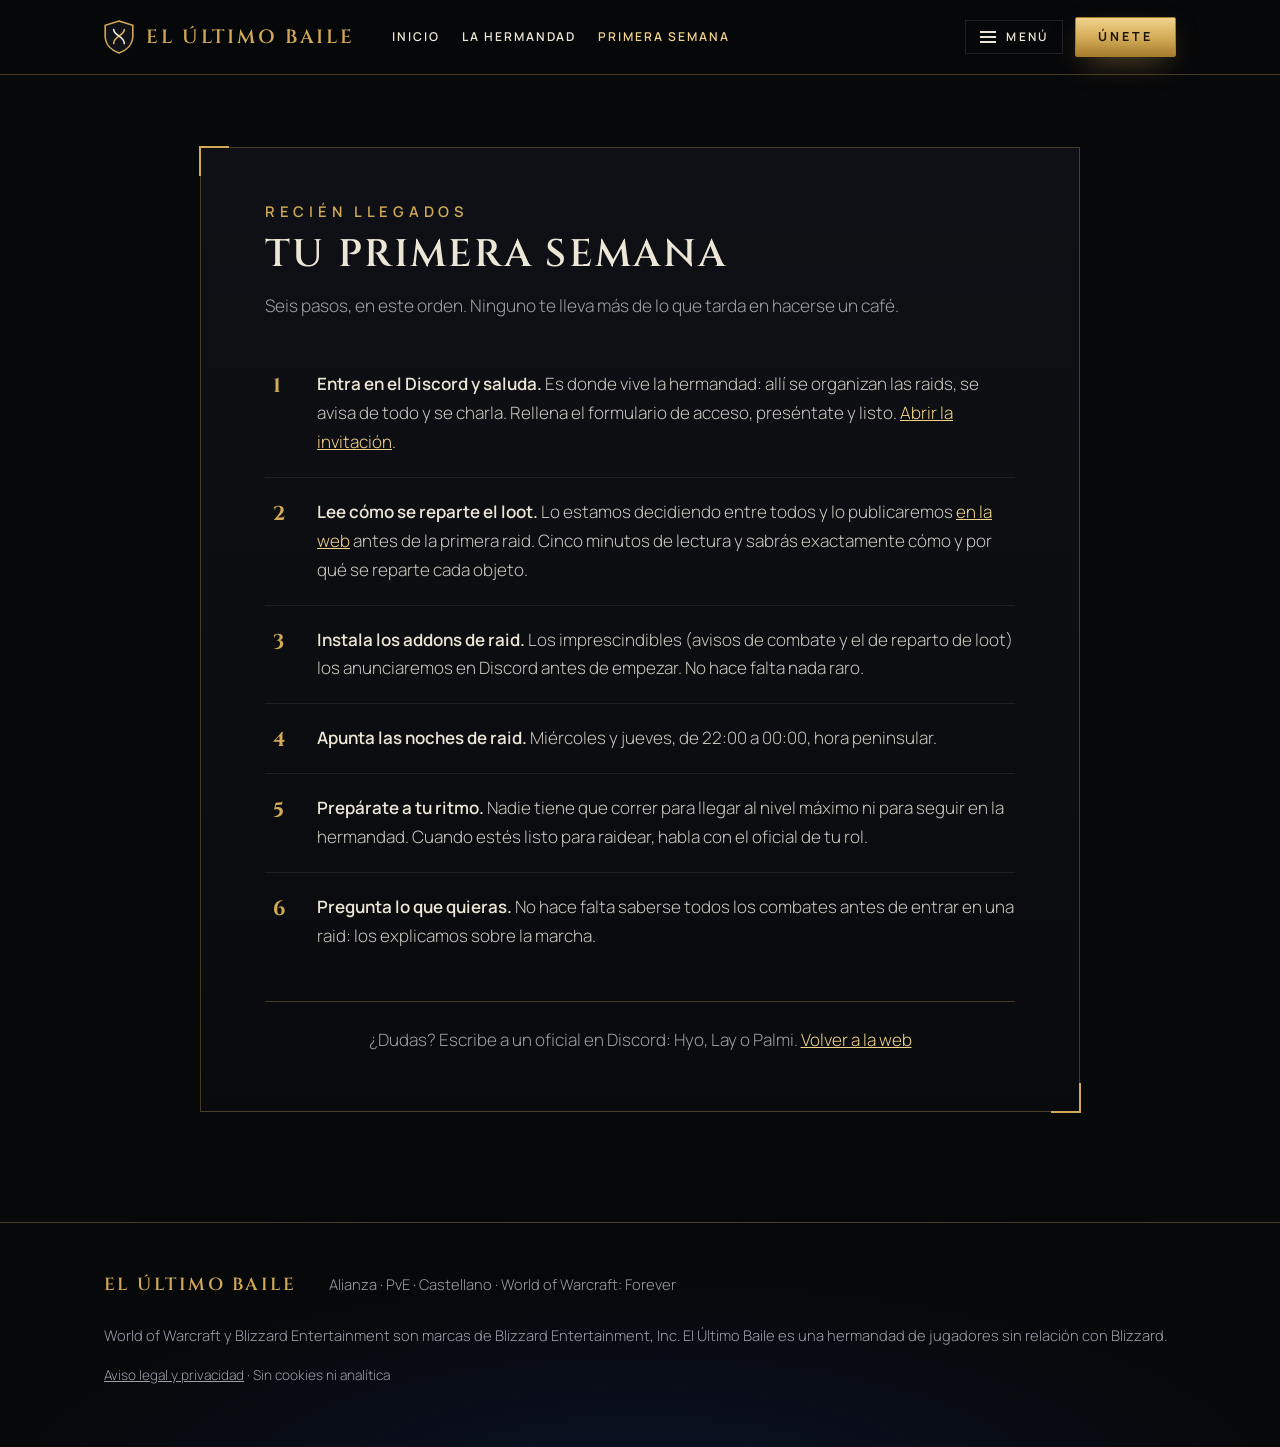
<file: primera-semana.html>
<!DOCTYPE html>
<html lang="es">
<head>
<meta charset="utf-8">
<meta name="viewport" content="width=device-width, initial-scale=1">
<!-- Quitar el día del lanzamiento público (5 nov 2026) -->
<meta name="robots" content="noindex, nofollow">
<meta name="theme-color" content="#07080a">
<meta name="color-scheme" content="dark">
<title>Tu primera semana · El Último Baile</title>
<link rel="preload" href="fonts/manrope.woff" as="font" type="font/woff" crossorigin>
<link rel="preload" href="fonts/cinzel.woff" as="font" type="font/woff" crossorigin>
<link rel="stylesheet" href="comun/menu.css">
<style>
  /* Fuentes servidas desde la propia web (licencia SIL OFL, ver fonts/). Sin peticiones a Google. */
  @font-face{font-family:"Cinzel";src:url("fonts/cinzel.woff") format("woff");font-weight:400 900;font-style:normal;font-display:swap}
  @font-face{font-family:"Manrope";src:url("fonts/manrope.woff") format("woff");font-weight:200 800;font-style:normal;font-display:swap}
  :root{
    --fondo:#07080a;
    --panel:#0c0d10;
    --panel-2:#101218;
    --linea:#1d2028;
    --filete:rgba(201,162,82,.32);   /* líneas doradas finas */
    --texto:#ece6d6;
    --suave:#9b9fa9;
    --oro:#d2a955;
    --oro-claro:#f1d28a;
    --oro-oscuro:#a67c2e;
    --azul-noche:#0d1a3a;
    --azul:#5b8dff;                  /* acento del escudo (ojos del dragón) */
    --radio:2px;
    --titulos:"Cinzel", Georgia, serif;
    --texto-f:"Manrope", system-ui, sans-serif;
    --anillo:"Cinzel Decorative", "Cinzel", Georgia, serif;   /* capitales ornamentadas */
  }
  *{box-sizing:border-box}
  [hidden]{display:none !important}
  html{scroll-behavior:smooth;scroll-padding-top:120px}
  body{margin:0;background:var(--fondo);color:var(--texto);font:300 1.0625rem/1.7 var(--texto-f)}
  a{color:var(--oro-claro)}
  a:focus-visible,.boton:focus-visible{outline:2px solid var(--oro);outline-offset:3px}
  .envoltura{max-width:1120px;margin:0 auto;padding:0 24px}
  h1,h2,h3,h4{margin:0;font-weight:600}
  p{margin:0 0 1em}
  strong{font-weight:600;color:var(--texto)}

  /* Piezas comunes */
  .etiqueta{display:block;font:600 .92rem/1 var(--texto-f);letter-spacing:.32em;text-transform:uppercase;color:var(--oro);margin-bottom:14px}
  h2{font-family:var(--titulos);font-size:clamp(1.45rem,2.9vw,2.15rem);line-height:1.15;letter-spacing:.06em;text-transform:uppercase;color:var(--texto)}
  h3{font-family:var(--titulos);font-size:1.05rem;letter-spacing:.18em;text-transform:uppercase;color:var(--oro-claro)}
  .entradilla{color:var(--suave);max-width:62ch;margin:20px auto 0;font-size:1.12rem;text-wrap:balance}
  .cabecera-seccion{text-align:center;margin-bottom:44px}
  .boton{display:inline-flex;align-items:center;justify-content:center;font:700 .82rem/1 var(--texto-f);letter-spacing:.24em;text-transform:uppercase;text-decoration:none;padding:18px 34px;border-radius:var(--radio);
    color:#1a1306;background:linear-gradient(180deg,#f0d38c 0%,#d2a955 55%,#a67c2e 100%);border:1px solid #a67c2e;box-shadow:0 10px 30px -10px rgba(210,169,85,.55)}
  .boton:hover{filter:brightness(1.08)}
  .boton.secundario{background:rgba(7,8,10,.6);color:var(--texto);border-color:rgba(201,162,82,.45);box-shadow:none}
  .boton.secundario:hover{border-color:var(--oro)}
  .aviso{max-width:680px;margin:22px auto 0;padding:12px 18px;border:1px dashed rgba(210,169,85,.55);background:rgba(210,169,85,.06);color:#d9cfb6;font-size:.98rem;text-align:center}
  .aviso b{color:var(--oro-claro);font-weight:600;letter-spacing:.04em}
  .provisional{display:inline-block;font:500 .72rem/1.6 var(--texto-f);letter-spacing:.08em;text-transform:none;color:var(--suave);border:1px dashed #3d404a;border-radius:99px;padding:0 10px;vertical-align:middle}

  /* Panel con esquinas doradas */
  .marco{position:relative;border:1px solid var(--filete);background:linear-gradient(180deg,rgba(16,18,24,.85),rgba(10,11,14,.85));padding:56px 64px}
  .marco::before,.marco::after{content:"";position:absolute;width:28px;height:28px;border:2px solid var(--oro)}
  .marco::before{top:-2px;left:-2px;border-right:0;border-bottom:0}
  .marco::after{bottom:-2px;right:-2px;border-left:0;border-top:0}

  /* Secciones y separador con rombo */
  .seccion{position:relative;padding:110px 0;border-top:1px solid var(--linea)}
  .seccion::before{content:"";position:absolute;top:-7px;left:50%;width:12px;height:12px;margin-left:-6px;transform:rotate(45deg);background:var(--fondo);border:1px solid var(--oro);box-shadow:0 0 10px rgba(91,141,255,.55)}

  /* Barra superior fija: marca, enlaces y botón en una fila (en móvil los enlaces bajan a una segunda fila) */

  /* Cabecera: título, línea de datos, frase y la imagen completa debajo, separada */
  .hero{position:relative;padding:28px 0 8px;overflow:hidden;text-align:center;
    background:
      radial-gradient(700px 360px at 50% 0%,rgba(210,169,85,.12),transparent 70%),
      radial-gradient(900px 420px at 50% 60%,rgba(60,100,210,.14),transparent 70%),var(--fondo)}
  /* Título solo para lectores de pantalla: el nombre va en el escudo */
  .oculto{position:absolute;width:1px;height:1px;overflow:hidden;clip:rect(0 0 0 0);white-space:nowrap}
  .hero .ficha{display:flex;align-items:center;justify-content:center;gap:22px;font:600 .8rem/1.4 var(--texto-f);letter-spacing:.3em;text-transform:uppercase;color:var(--oro);margin:28px auto 14px}
  .hero .ficha::before,.hero .ficha::after{content:"";flex:0 0 70px;height:1px;background:var(--oro)}
  .hero .lema{font:300 clamp(.95rem,1.4vw,1.1rem)/1.6 var(--texto-f);letter-spacing:.04em;color:var(--suave);margin:0 auto 24px;max-width:48ch}
  .acciones{display:flex;gap:16px;flex-wrap:wrap;justify-content:center}
  /* Escudo: fondo negro puro que se funde con la web (lighten) y la luz de arriba se difumina */
  .escudo{display:block;margin:0 auto;width:min(480px,86vw);height:auto;mix-blend-mode:lighten;
    -webkit-mask-image:linear-gradient(180deg,transparent 0%,#000 12%);mask-image:linear-gradient(180deg,transparent 0%,#000 12%)}

  /* Pilares */
  .pilares{display:grid;grid-template-columns:repeat(4,1fr);border-top:1px solid var(--filete);border-bottom:1px solid var(--filete)}
  .pilar{padding:44px 30px;text-align:center;border-left:1px solid var(--linea)}
  .pilar:first-child{border-left:0}
  .pilar .rombo{display:block;color:var(--oro);font-size:.85rem;margin-bottom:22px;text-shadow:0 0 10px rgba(91,141,255,.7)}
  .pilar h3{margin-bottom:18px}
  .pilar p{color:var(--suave);margin:0}
  /* Nosotros: la imagen de los diez, entera y sin nada encima */
  .imagen-nosotros{display:block;width:min(100%,1180px);height:auto;margin:56px auto 0;
    -webkit-mask-image:linear-gradient(180deg,transparent 0%,#000 4%,#000 95%,transparent 100%),linear-gradient(90deg,transparent 0%,#000 2.5%,#000 97.5%,transparent 100%);
            mask-image:linear-gradient(180deg,transparent 0%,#000 4%,#000 95%,transparent 100%),linear-gradient(90deg,transparent 0%,#000 2.5%,#000 97.5%,transparent 100%);
    -webkit-mask-composite:source-in;mask-composite:intersect}
  .frase{text-align:center;font-family:var(--titulos);font-size:clamp(.92rem,1.5vw,1.1rem);letter-spacing:.16em;text-transform:uppercase;color:var(--oro);padding:26px 0;border-bottom:1px solid var(--filete);margin:0}

  /* Raids */
  .dias{text-align:center;font-family:var(--titulos);font-weight:700;font-size:clamp(1.9rem,4.6vw,3.1rem);letter-spacing:.14em;line-height:1;
    background:linear-gradient(180deg,#f3d896 0%,#d2a955 50%,#9d7429 100%);-webkit-background-clip:text;background-clip:text;color:transparent}
  .horas{text-align:center;font:700 .9rem/1.6 var(--texto-f);letter-spacing:.24em;text-transform:uppercase;margin:22px 0 0}
  .horas span{color:var(--suave);font-weight:500}
  .listas{display:grid;grid-template-columns:1fr 1fr;gap:56px;margin-top:44px;padding-top:44px;border-top:1px solid var(--linea)}
  .lista h3{font-size:.95rem;margin-bottom:18px}
  .lista ul{list-style:none;margin:0;padding:0}
  .lista li{position:relative;padding:12px 0 12px 32px;border-bottom:1px solid var(--linea);font-weight:400}
  .lista li:last-child{border-bottom:0}
  .lista li::before{content:"◆";position:absolute;left:2px;top:13px;color:var(--oro);font-size:.85rem}
  .lista.no li{color:var(--suave);font-weight:300}
  .lista.no li::before{content:"◇";color:var(--suave)}
  .pie-marco{text-align:center;color:var(--suave);margin:36px 0 0;padding-top:28px;border-top:1px solid var(--linea)}

  /* Botín */
  .botin{display:grid;grid-template-columns:1fr 1.3fr;gap:64px;align-items:center}
  .destacado-botin{text-align:center;padding:40px 24px;border-top:1px solid var(--filete);border-bottom:1px solid var(--filete)}
  .destacado-botin .grande{font-family:var(--titulos);font-weight:700;font-size:clamp(2rem,4.5vw,3.2rem);letter-spacing:.06em;line-height:1.1;margin:10px 0 18px;
    background:linear-gradient(180deg,#f3d896 0%,#d2a955 50%,#9d7429 100%);-webkit-background-clip:text;background-clip:text;color:transparent}
  .destacado-botin p{color:var(--suave);font-size:.95rem;margin:0}
  .definiciones{margin:0}
  .definicion{display:grid;grid-template-columns:200px 1fr;gap:24px;padding:24px 0;border-bottom:1px solid var(--linea)}
  .definicion:last-child{border-bottom:0}
  .definicion dt{font-family:var(--titulos);font-weight:600;letter-spacing:.12em;text-transform:uppercase;color:var(--oro-claro)}
  .definicion dt small{display:block;font:600 .72rem/1.6 var(--texto-f);letter-spacing:.24em;color:var(--suave);margin-top:6px}
  .definicion dd{margin:0;color:var(--suave)}

  /* Actividad */
  .dos-col{display:grid;grid-template-columns:1fr 1fr;gap:28px}
  .bloque-titulo{font-size:.95rem;margin-bottom:16px}
  .proxima{border:1px solid var(--filete);background:var(--panel-2);padding:22px 24px}
  .proxima .fecha-grande{font-family:var(--titulos);font-size:1.5rem;letter-spacing:.06em;text-transform:capitalize;color:var(--oro-claro)}
  .proxima .detalle{color:var(--suave)}
  .etiqueta-dif{display:inline-block;font:600 .7rem/1.6 var(--texto-f);letter-spacing:.18em;text-transform:uppercase;color:var(--oro);border:1px solid var(--filete);padding:0 8px;margin-left:8px;vertical-align:middle}
  .actividad{list-style:none;margin:0;padding:0}
  .actividad li{display:grid;grid-template-columns:auto 1fr;gap:2px 18px;padding:14px 0;border-bottom:1px solid var(--linea)}
  .actividad .cuando{color:var(--suave);grid-row:span 2;font-variant-numeric:tabular-nums}
  .actividad .que{font-weight:600}
  .actividad .detalle{color:var(--suave);font-size:.95rem}
  .vacio{color:var(--suave);font-style:italic;padding:14px 0;margin:0}
  .kill{display:grid;grid-template-columns:110px 1fr;gap:16px;border:1px solid var(--linea);background:var(--panel);margin-bottom:12px}
  .kill .captura{background:repeating-linear-gradient(135deg,rgba(210,169,85,.07) 0 10px,transparent 10px 20px),var(--panel-2);display:grid;place-items:center;color:var(--suave);font-size:.75rem;text-align:center;padding:8px}
  .kill .cuerpo{padding:12px 14px 12px 0}
  .kill .jefe{font-family:var(--titulos);letter-spacing:.06em;color:#e07a5f;font-weight:600}
  .kill .meta{color:var(--suave);font-size:.9rem}
  .tabla-botin{margin-top:40px}
  .tabla-botin table{width:100%;border-collapse:collapse}
  .tabla-botin th{text-align:left;font:600 .75rem/1 var(--texto-f);letter-spacing:.22em;text-transform:uppercase;color:var(--oro);padding:14px 0;border-bottom:1px solid var(--filete)}
  .tabla-botin td{padding:12px 16px 12px 0;border-bottom:1px solid var(--linea);vertical-align:top}
  .tabla-botin td:first-child{color:var(--suave);white-space:nowrap}
  .tabla-botin td:nth-child(2){font-weight:600}

  /* Reclutamiento */
  .perfiles{max-width:1020px;margin:0 auto 56px;text-align:center;font-size:1.08rem}
  .perfiles .intro-perfiles{margin:0 auto 26px;color:var(--suave)}
  .perfil-lista{list-style:none;margin:0;padding:0;display:grid;grid-template-columns:repeat(3,1fr);gap:0;border-top:1px solid var(--filete);border-bottom:1px solid var(--filete)}
  .perfil-lista li{padding:24px 22px;border-left:1px solid var(--linea)}
  .perfil-lista li:first-child{border-left:0}
  .perfil-lista strong{display:block;font-family:var(--titulos);font-weight:600;font-size:.95rem;letter-spacing:.14em;text-transform:uppercase;color:var(--oro-claro);margin-bottom:10px}
  .perfil-lista span{color:#c9c6bd;font-size:.98rem}
  .perfil-lista b{color:var(--texto);font-weight:600}
  #reclutamiento .cabecera-seccion{margin-bottom:18px}
  #reclutamiento .entradilla{margin-top:14px}
  .dos-marco{display:grid;grid-template-columns:1fr 1fr;gap:56px}
  .dos-marco h3{margin-bottom:16px}
  .dos-marco p{color:#c9c6bd}
  .titulo-lista{text-align:center;margin:80px 0 34px;font-size:1.15rem;letter-spacing:.24em}
  .clases{display:grid;grid-template-columns:repeat(3,1fr);gap:14px;max-width:1020px;margin:0 auto}
  .clase{background:var(--panel);border:1px solid var(--linea);border-top:2px solid var(--c);padding:16px 18px 18px}
  .clase h4{margin:0;font-family:var(--titulos);font-size:1rem;letter-spacing:.16em;text-transform:uppercase;color:var(--c);display:flex;align-items:center;gap:10px}
  .clase h4 .icono{width:22px;height:22px;display:grid;place-items:center;font-size:.78rem;color:#0a0a0a;background:var(--c)}
  .clase .raya{height:1px;margin:12px 0 12px;background:linear-gradient(90deg,var(--c),transparent)}
  .specs{list-style:none;margin:0;padding:0;display:grid;grid-template-columns:1fr 1fr;gap:8px}
  .spec{display:flex;align-items:center;gap:8px;font:600 .72rem/1.2 var(--texto-f);letter-spacing:.08em;text-transform:uppercase;white-space:nowrap;padding:9px 10px;border:1px solid rgba(134,211,156,.4);color:#9fe0b2;background:rgba(134,211,156,.06)}
  .spec::before{content:"";flex:0 0 7px;height:7px;border-radius:50%;background:#86d39c;box-shadow:0 0 6px rgba(134,211,156,.7)}
  .spec.cerrada{border-color:rgba(224,96,96,.4);color:#e89a9a;background:rgba(224,96,96,.06)}
  .spec.cerrada::before{background:#e06060;box-shadow:0 0 6px rgba(224,96,96,.7)}
  .nota-lista{text-align:center;color:var(--suave);font-size:.95rem;margin-top:22px}

  /* Raiders */
  .recuento{display:flex;justify-content:center;gap:28px;flex-wrap:wrap;color:var(--suave);margin:0 0 30px}
  .recuento strong{font-family:var(--titulos);font-size:1.4rem;color:var(--oro-claro);margin-right:6px}
  .roster{display:grid;grid-template-columns:repeat(3,1fr);gap:14px;max-width:1020px;margin:0 auto}
  .grupo{background:var(--panel);border:1px solid var(--linea);border-top:2px solid var(--c);padding:16px 18px 14px}
  .grupo .raya{height:1px;margin:10px 0 6px;background:linear-gradient(90deg,var(--c),transparent)}
  .grupo h4{margin:0;font-family:var(--titulos);font-size:.95rem;letter-spacing:.14em;text-transform:uppercase;color:var(--c);display:flex;justify-content:space-between;align-items:baseline}
  .grupo h4 span{font-family:var(--texto-f);font-size:.8rem;color:var(--suave);letter-spacing:0}
  .grupo ul{list-style:none;margin:0;padding:0}
  .grupo li{display:flex;justify-content:space-between;gap:10px;padding:4px 0;font-size:.95rem;font-weight:400;border-top:1px solid var(--linea)}
  .grupo li:first-child{border-top:0}
  .grupo .nombre-pj{color:var(--c);font-weight:500}
  .grupo .rol{color:var(--suave);font-size:.78rem;letter-spacing:.06em;white-space:nowrap}

  /* Únete */
  .unete{text-align:center}
  .unete .entradilla{margin-bottom:36px}
  .discord-recuento{margin:22px 0 0;color:var(--suave);font-size:.95rem}
  .discord-recuento strong{font-family:var(--titulos);font-size:1.25rem;color:var(--oro-claro);margin-right:4px}
  .discord-recuento .punto{display:inline-block;width:8px;height:8px;border-radius:50%;background:#86d39c;box-shadow:0 0 6px rgba(134,211,156,.8);margin:0 6px 1px 18px}
  .contactos{margin-top:34px;display:flex;justify-content:center;align-items:baseline;flex-wrap:wrap;gap:8px 10px;font-size:1.05rem}
  .contactos span{font:600 .75rem/1 var(--texto-f);letter-spacing:.24em;text-transform:uppercase;color:var(--suave);margin-right:10px}
  .contactos b{font-weight:600}

  footer{border-top:1px solid var(--filete);padding:48px 0 60px;color:var(--suave);font-size:.92rem;background:radial-gradient(900px 300px at 50% 120%,rgba(13,26,58,.6),transparent 70%)}
  footer .fila{display:flex;flex-wrap:wrap;align-items:baseline;gap:12px 32px;margin-bottom:22px}
  footer .marca{font-size:1.1rem}
  footer nav{display:flex;flex-wrap:wrap;gap:12px 28px;justify-content:flex-end;margin-bottom:22px}
  footer nav a{font:600 .78rem/1 var(--texto-f);letter-spacing:.22em;text-transform:uppercase;color:var(--texto);text-decoration:none}
  footer nav a:hover{color:var(--oro-claro)}
  footer .legal{margin:16px 0 0;font-size:.85rem}
  footer .legal a{color:var(--suave)}
  footer .legal a:hover{color:var(--oro-claro)}

  @media (max-width:960px){
    .pilares{grid-template-columns:1fr 1fr}
    .pilar:nth-child(3){border-left:0}
    .pilar:nth-child(n+3){border-top:1px solid var(--linea)}
    .botin{grid-template-columns:1fr;gap:36px}
    .marco{padding:44px 32px}
  }
  @media (max-width:720px){
    .perfil-lista{grid-template-columns:1fr}
    .perfil-lista li{border-left:0;border-top:1px solid var(--linea);padding:20px 6px}
    .perfil-lista li:first-child{border-top:0}
    body{font-size:1rem}
    .seccion{padding:80px 0}
    .hero{padding:44px 0 0}
    .hero .ficha{gap:12px;letter-spacing:.2em;font-size:.68rem}
    .hero .ficha::before,.hero .ficha::after{flex-basis:20px}
    .hero .lema{margin:0 auto 24px}
    /* En móvil el nombre de la imagen se lee pequeño: se añade el logo debajo */
    .hero .ficha{margin-top:10px}
    .pilares{grid-template-columns:1fr}
    .pilar{border-left:0;border-top:1px solid var(--linea);padding:34px 8px}
    .pilar:first-child{border-top:0}
    .listas,.dos-col,.dos-marco{grid-template-columns:1fr;gap:36px}
    .marco{padding:36px 22px}
    .definicion{grid-template-columns:1fr;gap:8px}
    .clases{grid-template-columns:1fr}
    .roster{grid-template-columns:1fr;gap:10px}
    footer nav{justify-content:flex-start}
  }
  @media (prefers-reduced-motion:reduce){html{scroll-behavior:auto}}

  /* Primera semana */
  .pagina{padding:72px 0 110px}
  .pasos-marco{max-width:880px;margin:0 auto}
  .pasos-marco h1{font-family:var(--titulos);font-weight:600;font-size:clamp(1.6rem,3.4vw,2.4rem);letter-spacing:.06em;text-transform:uppercase;line-height:1.15;margin:0 0 14px}
  .pasos-marco .intro{color:var(--suave);font-size:1.08rem;margin:0 0 30px}
  .pasos{list-style:none;margin:0;padding:0;counter-reset:paso}
  .pasos li{position:relative;padding:20px 0 20px 52px;border-top:1px solid var(--linea);counter-increment:paso;color:#c9c6bd}
  .pasos li:first-child{border-top:0}
  .pasos li::before{content:counter(paso);position:absolute;left:8px;top:19px;font-family:var(--titulos);font-weight:700;font-size:1.25rem;color:var(--oro)}
  .pasos strong{color:var(--texto);font-weight:600}
  .pasos-marco .cierre-pasos{margin:30px 0 0;padding-top:24px;border-top:1px solid var(--filete);text-align:center;color:var(--suave)}
  @media (max-width:720px){.pagina{padding:44px 0 70px}.pasos li{padding-left:40px}.pasos li::before{left:4px}}
</style>
</head>
<body>
<header class="barra">
  <div class="envoltura fila1">
    <a class="marca" href="./#inicio">
      <svg width="30" height="34" viewBox="0 0 28 32" aria-hidden="true">
        <path d="M14 1 L27 5 V15 C27 23 21 28.5 14 31 C7 28.5 1 23 1 15 V5 Z" fill="#101218" stroke="#D2A955" stroke-width="1.5"/>
        <path d="M9 22 C9 15 19 15 19 9" stroke="#D2A955" stroke-width="1.6" fill="none" stroke-linecap="round"/>
        <path d="M19 22 C19 15 9 15 9 9" stroke="#ECE6D6" stroke-width="1.6" fill="none" stroke-linecap="round"/>
      </svg>
      El Último Baile
    </a>
    <ul class="rapidos">
      <li><a class="enlace-menu" href="./#inicio">Inicio</a></li>
      <li><a class="enlace-menu" href="./#hermandad">La hermandad</a></li>
      <li><a class="enlace-menu" href="primera-semana.html">Primera semana</a></li>
    </ul>
    <button class="menu-movil" type="button" aria-expanded="false" aria-controls="menu-principal"><span class="rayas" aria-hidden="true"></span><span class="texto-menu">Menú</span></button>
    <nav id="menu-principal" aria-label="Principal">
      <ul class="menu">
        <li class="item-menu fijo"><a class="enlace-menu" href="./#inicio">Inicio</a></li>
        <li class="item-menu fijo"><a class="enlace-menu" href="./#hermandad">La hermandad</a></li>
        <li class="grupo-menu">
          <button class="titulo-menu" type="button" aria-expanded="false" aria-controls="sub-2">Raid</button>
          <ul class="submenu" id="sub-2">
            <li><a href="./#raids"><span class="t">Noches de raid</span><span class="d">Horario y lo que pedimos</span></a></li>
            <li><a href="loot.html"><span class="t">Loot <span class="etiqueta-menu">Propuesta</span></span><span class="d">Cómo se reparte el botín y la tabla de prioridad</span></a></li>
            <li><a href="./#actividad"><span class="t">Actividad</span><span class="d">Próxima raid y últimas noches</span></a></li>
            <li><a href="./#raiders"><span class="t">Raiders</span><span class="d">El roster actual, por clase</span></a></li>
          </ul>
        </li>
        <li class="item-menu"><a class="enlace-menu" href="./#reclutamiento">Reclutamiento</a></li>
        <li class="item-menu fijo"><a class="enlace-menu" href="primera-semana.html">Primera semana</a></li>
        <li class="grupo-menu">
          <button class="titulo-menu" type="button" aria-expanded="false" aria-controls="sub-5">Recursos</button>
          <ul class="submenu" id="sub-5">
            <li><a href="profesiones.html"><span class="t">Profesiones <span class="etiqueta-menu">Nuevo</span></span><span class="d">Quién sabe hacer qué, y las recetas raras y épicas</span></a></li>
            <li><a href="banco.html"><span class="t">Banco <span class="etiqueta-menu">En construcción</span></span><span class="d">Lo que guarda la hermandad y cómo pedirlo</span></a></li>
          </ul>
        </li>
      </ul>
    </nav>
    <a class="boton" href="https://discord.gg/mdKr9CPTTM" rel="noopener">Únete</a>
  </div>
</header>

<main class="pagina">
  <div class="envoltura">
    <div class="marco pasos-marco">
      <span class="etiqueta">Recién llegados</span>
      <h1>Tu primera semana</h1>
      <p class="intro">Seis pasos, en este orden. Ninguno te lleva más de lo que tarda en hacerse un café.</p>
      <ol class="pasos">
        <li><strong>Entra en el Discord y saluda.</strong> Es donde vive la hermandad: allí se organizan las raids, se avisa de todo y se charla. Rellena el formulario de acceso, preséntate y listo. <a href="https://discord.gg/mdKr9CPTTM" rel="noopener">Abrir la invitación</a>.</li>
        <li><strong>Lee cómo se reparte el loot.</strong> Lo estamos decidiendo entre todos y lo publicaremos <a href="./#botin">en la web</a> antes de la primera raid. Cinco minutos de lectura y sabrás exactamente cómo y por qué se reparte cada objeto.</li>
        <li><strong>Instala los addons de raid.</strong> Los imprescindibles (avisos de combate y el de reparto de loot) los anunciaremos en Discord antes de empezar. No hace falta nada raro.</li>
        <li><strong>Apunta las noches de raid.</strong> Miércoles y jueves, de 22:00 a 00:00, hora peninsular.</li>
        <li><strong>Prepárate a tu ritmo.</strong> Nadie tiene que correr para llegar al nivel máximo ni para seguir en la hermandad. Cuando estés listo para raidear, habla con el oficial de tu rol.</li>
        <li><strong>Pregunta lo que quieras.</strong> No hace falta saberse todos los combates antes de entrar en una raid: los explicamos sobre la marcha.</li>
      </ol>
      <p class="cierre-pasos">¿Dudas? Escribe a un oficial en Discord: Hyo, Lay o Palmi. <a href="./">Volver a la web</a></p>
    </div>
  </div>
</main>

<footer>
  <div class="envoltura">
    <div class="fila"><span class="marca">El Último Baile</span><span>Alianza · PvE · Castellano · World of Warcraft: Forever</span></div>
    <div>World of Warcraft y Blizzard Entertainment son marcas de Blizzard Entertainment, Inc. El Último Baile es una hermandad de jugadores sin relación con Blizzard.</div>
    <p class="legal"><a href="aviso-legal.html">Aviso legal y privacidad</a> · Sin cookies ni analítica</p>
  </div>
</footer>
<script src="comun/menu.js" defer></script>
</body>
</html>
</file>
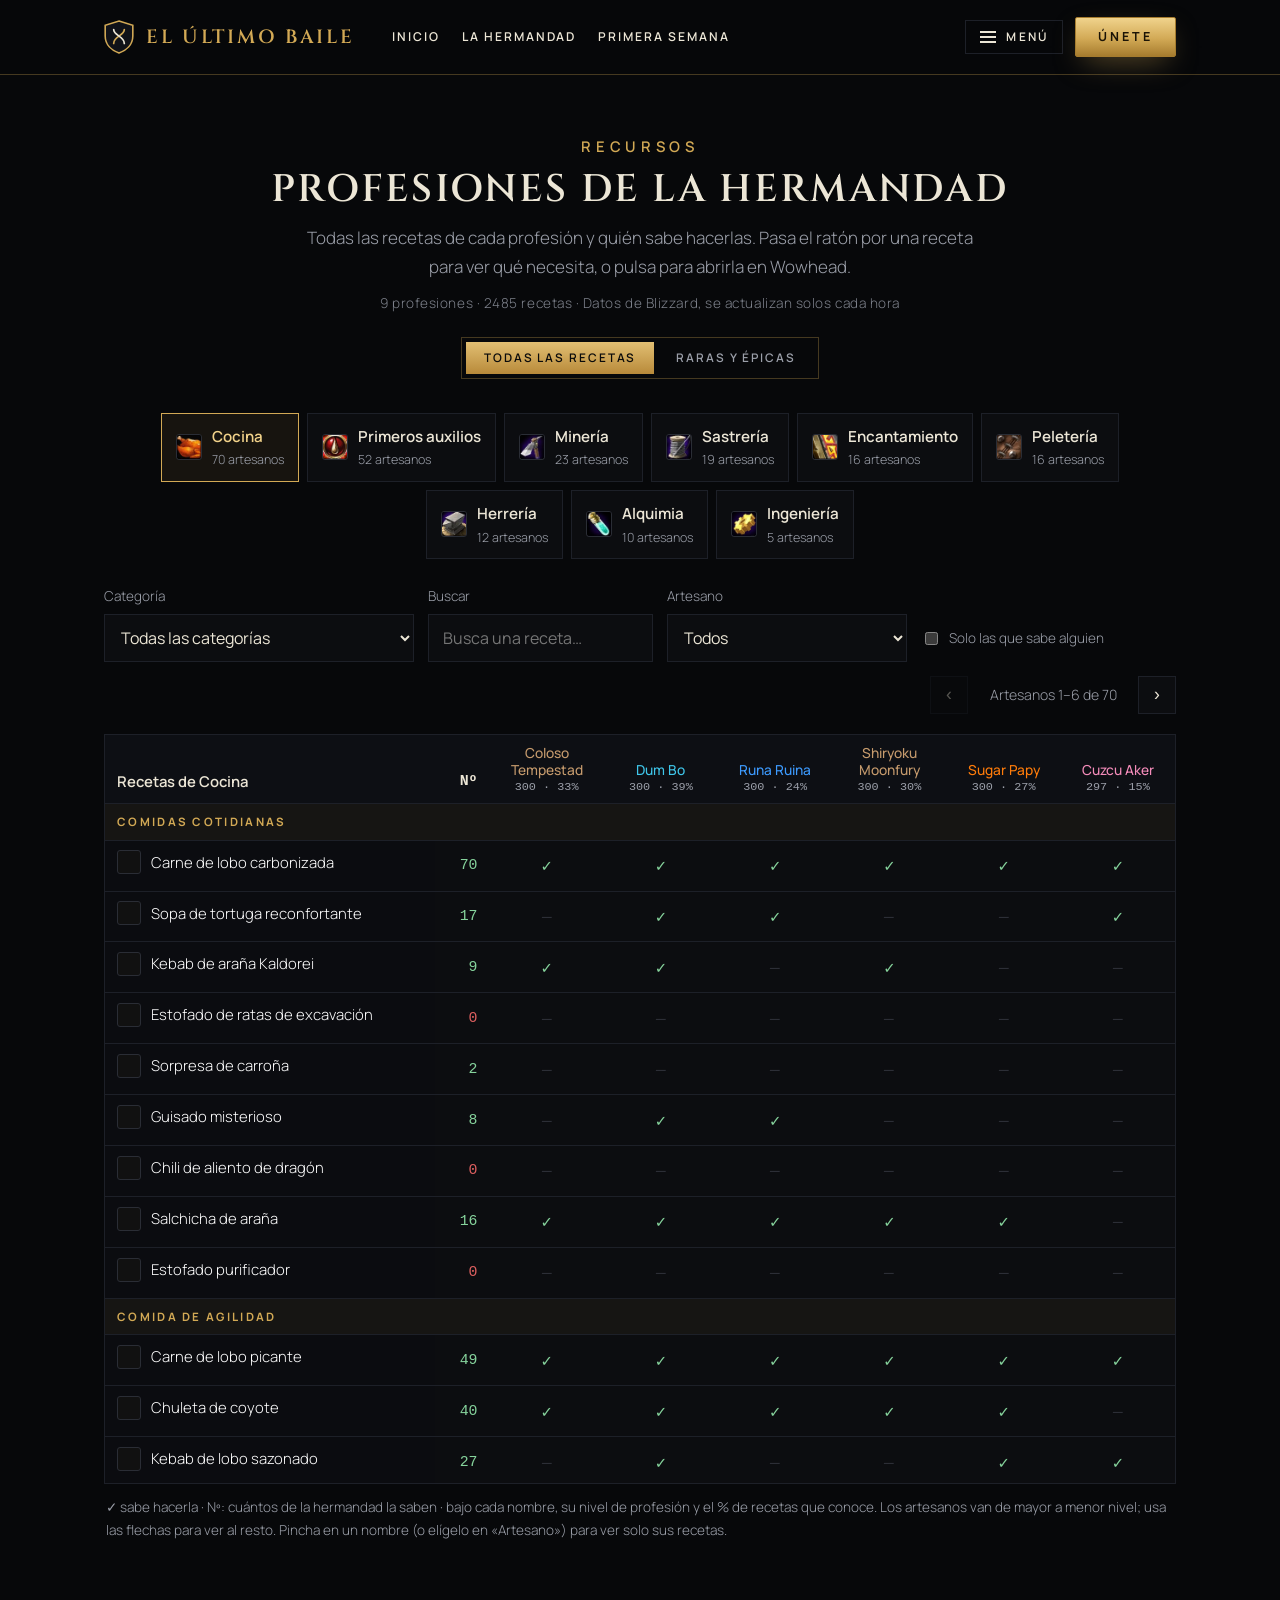
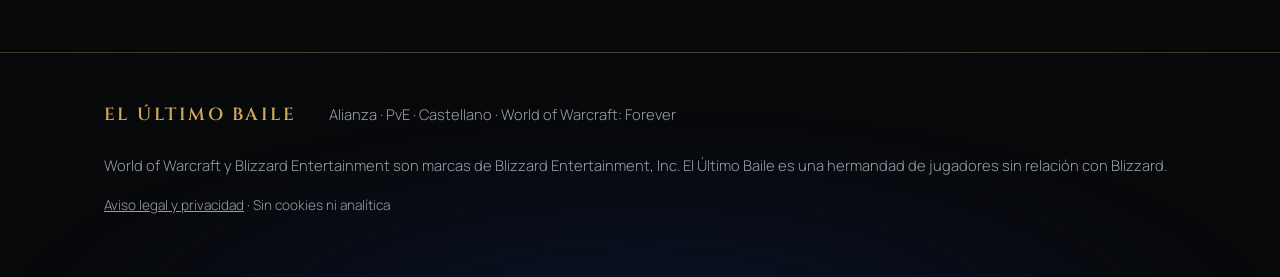
<file: profesiones.html>
<!DOCTYPE html>
<html lang="es">
<head>
<meta charset="utf-8">
<meta name="viewport" content="width=device-width, initial-scale=1">
<!-- Quitar el día del lanzamiento público (5 nov 2026) -->
<meta name="robots" content="noindex, nofollow">
<meta name="theme-color" content="#07080a">
<meta name="color-scheme" content="dark">
<title>Profesiones de la hermandad · El Último Baile</title>
<link rel="preload" href="fonts/manrope.woff" as="font" type="font/woff" crossorigin>
<link rel="preload" href="fonts/cinzel.woff" as="font" type="font/woff" crossorigin>
<link rel="stylesheet" href="comun/menu.css">
<link rel="stylesheet" href="comun/recetas.css">
<style>
  /* Fuentes servidas desde la propia web (licencia SIL OFL, ver fonts/). Sin peticiones a Google. */
  @font-face{font-family:"Cinzel";src:url("fonts/cinzel.woff") format("woff");font-weight:400 900;font-style:normal;font-display:swap}
  @font-face{font-family:"Manrope";src:url("fonts/manrope.woff") format("woff");font-weight:200 800;font-style:normal;font-display:swap}
  :root{
    --fondo:#07080a;
    --panel:#0c0d10;
    --panel-2:#101218;
    --linea:#1d2028;
    --filete:rgba(201,162,82,.32);   /* líneas doradas finas */
    --texto:#ece6d6;
    --suave:#9b9fa9;
    --oro:#d2a955;
    --oro-claro:#f1d28a;
    --oro-oscuro:#a67c2e;
    --azul-noche:#0d1a3a;
    --azul:#5b8dff;                  /* acento del escudo (ojos del dragón) */
    --radio:2px;
    --titulos:"Cinzel", Georgia, serif;
    --texto-f:"Manrope", system-ui, sans-serif;
    --anillo:"Cinzel Decorative", "Cinzel", Georgia, serif;   /* capitales ornamentadas */
  }
  *{box-sizing:border-box}
  [hidden]{display:none !important}
  html{scroll-behavior:smooth;scroll-padding-top:120px}
  body{margin:0;background:var(--fondo);color:var(--texto);font:300 1.0625rem/1.7 var(--texto-f)}
  a{color:var(--oro-claro)}
  a:focus-visible,.boton:focus-visible{outline:2px solid var(--oro);outline-offset:3px}
  .envoltura{max-width:1120px;margin:0 auto;padding:0 24px}
  h1,h2,h3,h4{margin:0;font-weight:600}
  p{margin:0 0 1em}
  strong{font-weight:600;color:var(--texto)}

  /* Piezas comunes */
  .etiqueta{display:block;font:600 .92rem/1 var(--texto-f);letter-spacing:.32em;text-transform:uppercase;color:var(--oro);margin-bottom:14px}
  h2{font-family:var(--titulos);font-size:clamp(1.45rem,2.9vw,2.15rem);line-height:1.15;letter-spacing:.06em;text-transform:uppercase;color:var(--texto)}
  h3{font-family:var(--titulos);font-size:1.05rem;letter-spacing:.18em;text-transform:uppercase;color:var(--oro-claro)}
  .entradilla{color:var(--suave);max-width:62ch;margin:20px auto 0;font-size:1.12rem;text-wrap:balance}
  .cabecera-seccion{text-align:center;margin-bottom:44px}
  .boton{display:inline-flex;align-items:center;justify-content:center;font:700 .82rem/1 var(--texto-f);letter-spacing:.24em;text-transform:uppercase;text-decoration:none;padding:18px 34px;border-radius:var(--radio);
    color:#1a1306;background:linear-gradient(180deg,#f0d38c 0%,#d2a955 55%,#a67c2e 100%);border:1px solid #a67c2e;box-shadow:0 10px 30px -10px rgba(210,169,85,.55)}
  .boton:hover{filter:brightness(1.08)}
  .boton.secundario{background:rgba(7,8,10,.6);color:var(--texto);border-color:rgba(201,162,82,.45);box-shadow:none}
  .boton.secundario:hover{border-color:var(--oro)}
  .aviso{max-width:680px;margin:22px auto 0;padding:12px 18px;border:1px dashed rgba(210,169,85,.55);background:rgba(210,169,85,.06);color:#d9cfb6;font-size:.98rem;text-align:center}
  .aviso b{color:var(--oro-claro);font-weight:600;letter-spacing:.04em}
  .provisional{display:inline-block;font:500 .72rem/1.6 var(--texto-f);letter-spacing:.08em;text-transform:none;color:var(--suave);border:1px dashed #3d404a;border-radius:99px;padding:0 10px;vertical-align:middle}

  /* Panel con esquinas doradas */
  .marco{position:relative;border:1px solid var(--filete);background:linear-gradient(180deg,rgba(16,18,24,.85),rgba(10,11,14,.85));padding:56px 64px}
  .marco::before,.marco::after{content:"";position:absolute;width:28px;height:28px;border:2px solid var(--oro)}
  .marco::before{top:-2px;left:-2px;border-right:0;border-bottom:0}
  .marco::after{bottom:-2px;right:-2px;border-left:0;border-top:0}

  /* Secciones y separador con rombo */
  .seccion{position:relative;padding:110px 0;border-top:1px solid var(--linea)}
  .seccion::before{content:"";position:absolute;top:-7px;left:50%;width:12px;height:12px;margin-left:-6px;transform:rotate(45deg);background:var(--fondo);border:1px solid var(--oro);box-shadow:0 0 10px rgba(91,141,255,.55)}

  /* Barra superior fija: marca, enlaces y botón en una fila (en móvil los enlaces bajan a una segunda fila) */

  /* Cabecera: título, línea de datos, frase y la imagen completa debajo, separada */
  .hero{position:relative;padding:28px 0 8px;overflow:hidden;text-align:center;
    background:
      radial-gradient(700px 360px at 50% 0%,rgba(210,169,85,.12),transparent 70%),
      radial-gradient(900px 420px at 50% 60%,rgba(60,100,210,.14),transparent 70%),var(--fondo)}
  /* Título solo para lectores de pantalla: el nombre va en el escudo */
  .oculto{position:absolute;width:1px;height:1px;overflow:hidden;clip:rect(0 0 0 0);white-space:nowrap}
  .hero .ficha{display:flex;align-items:center;justify-content:center;gap:22px;font:600 .8rem/1.4 var(--texto-f);letter-spacing:.3em;text-transform:uppercase;color:var(--oro);margin:28px auto 14px}
  .hero .ficha::before,.hero .ficha::after{content:"";flex:0 0 70px;height:1px;background:var(--oro)}
  .hero .lema{font:300 clamp(.95rem,1.4vw,1.1rem)/1.6 var(--texto-f);letter-spacing:.04em;color:var(--suave);margin:0 auto 24px;max-width:48ch}
  .acciones{display:flex;gap:16px;flex-wrap:wrap;justify-content:center}
  /* Escudo: fondo negro puro que se funde con la web (lighten) y la luz de arriba se difumina */
  .escudo{display:block;margin:0 auto;width:min(480px,86vw);height:auto;mix-blend-mode:lighten;
    -webkit-mask-image:linear-gradient(180deg,transparent 0%,#000 12%);mask-image:linear-gradient(180deg,transparent 0%,#000 12%)}

  /* Pilares */
  .pilares{display:grid;grid-template-columns:repeat(4,1fr);border-top:1px solid var(--filete);border-bottom:1px solid var(--filete)}
  .pilar{padding:44px 30px;text-align:center;border-left:1px solid var(--linea)}
  .pilar:first-child{border-left:0}
  .pilar .rombo{display:block;color:var(--oro);font-size:.85rem;margin-bottom:22px;text-shadow:0 0 10px rgba(91,141,255,.7)}
  .pilar h3{margin-bottom:18px}
  .pilar p{color:var(--suave);margin:0}
  /* Nosotros: la imagen de los diez, entera y sin nada encima */
  .imagen-nosotros{display:block;width:min(100%,1180px);height:auto;margin:56px auto 0;
    -webkit-mask-image:linear-gradient(180deg,transparent 0%,#000 4%,#000 95%,transparent 100%),linear-gradient(90deg,transparent 0%,#000 2.5%,#000 97.5%,transparent 100%);
            mask-image:linear-gradient(180deg,transparent 0%,#000 4%,#000 95%,transparent 100%),linear-gradient(90deg,transparent 0%,#000 2.5%,#000 97.5%,transparent 100%);
    -webkit-mask-composite:source-in;mask-composite:intersect}
  .frase{text-align:center;font-family:var(--titulos);font-size:clamp(.92rem,1.5vw,1.1rem);letter-spacing:.16em;text-transform:uppercase;color:var(--oro);padding:26px 0;border-bottom:1px solid var(--filete);margin:0}

  /* Raids */
  .dias{text-align:center;font-family:var(--titulos);font-weight:700;font-size:clamp(1.9rem,4.6vw,3.1rem);letter-spacing:.14em;line-height:1;
    background:linear-gradient(180deg,#f3d896 0%,#d2a955 50%,#9d7429 100%);-webkit-background-clip:text;background-clip:text;color:transparent}
  .horas{text-align:center;font:700 .9rem/1.6 var(--texto-f);letter-spacing:.24em;text-transform:uppercase;margin:22px 0 0}
  .horas span{color:var(--suave);font-weight:500}
  .listas{display:grid;grid-template-columns:1fr 1fr;gap:56px;margin-top:44px;padding-top:44px;border-top:1px solid var(--linea)}
  .lista h3{font-size:.95rem;margin-bottom:18px}
  .lista ul{list-style:none;margin:0;padding:0}
  .lista li{position:relative;padding:12px 0 12px 32px;border-bottom:1px solid var(--linea);font-weight:400}
  .lista li:last-child{border-bottom:0}
  .lista li::before{content:"◆";position:absolute;left:2px;top:13px;color:var(--oro);font-size:.85rem}
  .lista.no li{color:var(--suave);font-weight:300}
  .lista.no li::before{content:"◇";color:var(--suave)}
  .pie-marco{text-align:center;color:var(--suave);margin:36px 0 0;padding-top:28px;border-top:1px solid var(--linea)}

  /* Botín */
  .botin{display:grid;grid-template-columns:1fr 1.3fr;gap:64px;align-items:center}
  .destacado-botin{text-align:center;padding:40px 24px;border-top:1px solid var(--filete);border-bottom:1px solid var(--filete)}
  .destacado-botin .grande{font-family:var(--titulos);font-weight:700;font-size:clamp(2rem,4.5vw,3.2rem);letter-spacing:.06em;line-height:1.1;margin:10px 0 18px;
    background:linear-gradient(180deg,#f3d896 0%,#d2a955 50%,#9d7429 100%);-webkit-background-clip:text;background-clip:text;color:transparent}
  .destacado-botin p{color:var(--suave);font-size:.95rem;margin:0}
  .definiciones{margin:0}
  .definicion{display:grid;grid-template-columns:200px 1fr;gap:24px;padding:24px 0;border-bottom:1px solid var(--linea)}
  .definicion:last-child{border-bottom:0}
  .definicion dt{font-family:var(--titulos);font-weight:600;letter-spacing:.12em;text-transform:uppercase;color:var(--oro-claro)}
  .definicion dt small{display:block;font:600 .72rem/1.6 var(--texto-f);letter-spacing:.24em;color:var(--suave);margin-top:6px}
  .definicion dd{margin:0;color:var(--suave)}

  /* Actividad */
  .dos-col{display:grid;grid-template-columns:1fr 1fr;gap:28px}
  .bloque-titulo{font-size:.95rem;margin-bottom:16px}
  .proxima{border:1px solid var(--filete);background:var(--panel-2);padding:22px 24px}
  .proxima .fecha-grande{font-family:var(--titulos);font-size:1.5rem;letter-spacing:.06em;text-transform:capitalize;color:var(--oro-claro)}
  .proxima .detalle{color:var(--suave)}
  .etiqueta-dif{display:inline-block;font:600 .7rem/1.6 var(--texto-f);letter-spacing:.18em;text-transform:uppercase;color:var(--oro);border:1px solid var(--filete);padding:0 8px;margin-left:8px;vertical-align:middle}
  .actividad{list-style:none;margin:0;padding:0}
  .actividad li{display:grid;grid-template-columns:auto 1fr;gap:2px 18px;padding:14px 0;border-bottom:1px solid var(--linea)}
  .actividad .cuando{color:var(--suave);grid-row:span 2;font-variant-numeric:tabular-nums}
  .actividad .que{font-weight:600}
  .actividad .detalle{color:var(--suave);font-size:.95rem}
  .vacio{color:var(--suave);font-style:italic;padding:14px 0;margin:0}
  .kill{display:grid;grid-template-columns:110px 1fr;gap:16px;border:1px solid var(--linea);background:var(--panel);margin-bottom:12px}
  .kill .captura{background:repeating-linear-gradient(135deg,rgba(210,169,85,.07) 0 10px,transparent 10px 20px),var(--panel-2);display:grid;place-items:center;color:var(--suave);font-size:.75rem;text-align:center;padding:8px}
  .kill .cuerpo{padding:12px 14px 12px 0}
  .kill .jefe{font-family:var(--titulos);letter-spacing:.06em;color:#e07a5f;font-weight:600}
  .kill .meta{color:var(--suave);font-size:.9rem}
  .tabla-botin{margin-top:40px}
  .tabla-botin table{width:100%;border-collapse:collapse}
  .tabla-botin th{text-align:left;font:600 .75rem/1 var(--texto-f);letter-spacing:.22em;text-transform:uppercase;color:var(--oro);padding:14px 0;border-bottom:1px solid var(--filete)}
  .tabla-botin td{padding:12px 16px 12px 0;border-bottom:1px solid var(--linea);vertical-align:top}
  .tabla-botin td:first-child{color:var(--suave);white-space:nowrap}
  .tabla-botin td:nth-child(2){font-weight:600}

  /* Reclutamiento */
  .perfiles{max-width:1020px;margin:0 auto 56px;text-align:center;font-size:1.08rem}
  .perfiles .intro-perfiles{margin:0 auto 26px;color:var(--suave)}
  .perfil-lista{list-style:none;margin:0;padding:0;display:grid;grid-template-columns:repeat(3,1fr);gap:0;border-top:1px solid var(--filete);border-bottom:1px solid var(--filete)}
  .perfil-lista li{padding:24px 22px;border-left:1px solid var(--linea)}
  .perfil-lista li:first-child{border-left:0}
  .perfil-lista strong{display:block;font-family:var(--titulos);font-weight:600;font-size:.95rem;letter-spacing:.14em;text-transform:uppercase;color:var(--oro-claro);margin-bottom:10px}
  .perfil-lista span{color:#c9c6bd;font-size:.98rem}
  .perfil-lista b{color:var(--texto);font-weight:600}
  #reclutamiento .cabecera-seccion{margin-bottom:18px}
  #reclutamiento .entradilla{margin-top:14px}
  .dos-marco{display:grid;grid-template-columns:1fr 1fr;gap:56px}
  .dos-marco h3{margin-bottom:16px}
  .dos-marco p{color:#c9c6bd}
  .titulo-lista{text-align:center;margin:80px 0 34px;font-size:1.15rem;letter-spacing:.24em}
  .clases{display:grid;grid-template-columns:repeat(3,1fr);gap:14px;max-width:1020px;margin:0 auto}
  .clase{background:var(--panel);border:1px solid var(--linea);border-top:2px solid var(--c);padding:16px 18px 18px}
  .clase h4{margin:0;font-family:var(--titulos);font-size:1rem;letter-spacing:.16em;text-transform:uppercase;color:var(--c);display:flex;align-items:center;gap:10px}
  .clase h4 .icono{width:22px;height:22px;display:grid;place-items:center;font-size:.78rem;color:#0a0a0a;background:var(--c)}
  .clase .raya{height:1px;margin:12px 0 12px;background:linear-gradient(90deg,var(--c),transparent)}
  .specs{list-style:none;margin:0;padding:0;display:grid;grid-template-columns:1fr 1fr;gap:8px}
  .spec{display:flex;align-items:center;gap:8px;font:600 .72rem/1.2 var(--texto-f);letter-spacing:.08em;text-transform:uppercase;white-space:nowrap;padding:9px 10px;border:1px solid rgba(134,211,156,.4);color:#9fe0b2;background:rgba(134,211,156,.06)}
  .spec::before{content:"";flex:0 0 7px;height:7px;border-radius:50%;background:#86d39c;box-shadow:0 0 6px rgba(134,211,156,.7)}
  .spec.cerrada{border-color:rgba(224,96,96,.4);color:#e89a9a;background:rgba(224,96,96,.06)}
  .spec.cerrada::before{background:#e06060;box-shadow:0 0 6px rgba(224,96,96,.7)}
  .nota-lista{text-align:center;color:var(--suave);font-size:.95rem;margin-top:22px}

  /* Raiders */
  .recuento{display:flex;justify-content:center;gap:28px;flex-wrap:wrap;color:var(--suave);margin:0 0 30px}
  .recuento strong{font-family:var(--titulos);font-size:1.4rem;color:var(--oro-claro);margin-right:6px}
  .roster{display:grid;grid-template-columns:repeat(3,1fr);gap:14px;max-width:1020px;margin:0 auto}
  .grupo{background:var(--panel);border:1px solid var(--linea);border-top:2px solid var(--c);padding:16px 18px 14px}
  .grupo .raya{height:1px;margin:10px 0 6px;background:linear-gradient(90deg,var(--c),transparent)}
  .grupo h4{margin:0;font-family:var(--titulos);font-size:.95rem;letter-spacing:.14em;text-transform:uppercase;color:var(--c);display:flex;justify-content:space-between;align-items:baseline}
  .grupo h4 span{font-family:var(--texto-f);font-size:.8rem;color:var(--suave);letter-spacing:0}
  .grupo ul{list-style:none;margin:0;padding:0}
  .grupo li{display:flex;justify-content:space-between;gap:10px;padding:4px 0;font-size:.95rem;font-weight:400;border-top:1px solid var(--linea)}
  .grupo li:first-child{border-top:0}
  .grupo .nombre-pj{color:var(--c);font-weight:500}
  .grupo .rol{color:var(--suave);font-size:.78rem;letter-spacing:.06em;white-space:nowrap}

  /* Únete */
  .unete{text-align:center}
  .unete .entradilla{margin-bottom:36px}
  .discord-recuento{margin:22px 0 0;color:var(--suave);font-size:.95rem}
  .discord-recuento strong{font-family:var(--titulos);font-size:1.25rem;color:var(--oro-claro);margin-right:4px}
  .discord-recuento .punto{display:inline-block;width:8px;height:8px;border-radius:50%;background:#86d39c;box-shadow:0 0 6px rgba(134,211,156,.8);margin:0 6px 1px 18px}
  .contactos{margin-top:34px;display:flex;justify-content:center;align-items:baseline;flex-wrap:wrap;gap:8px 10px;font-size:1.05rem}
  .contactos span{font:600 .75rem/1 var(--texto-f);letter-spacing:.24em;text-transform:uppercase;color:var(--suave);margin-right:10px}
  .contactos b{font-weight:600}

  footer{border-top:1px solid var(--filete);padding:48px 0 60px;color:var(--suave);font-size:.92rem;background:radial-gradient(900px 300px at 50% 120%,rgba(13,26,58,.6),transparent 70%)}
  footer .fila{display:flex;flex-wrap:wrap;align-items:baseline;gap:12px 32px;margin-bottom:22px}
  footer .marca{font-size:1.1rem}
  footer nav{display:flex;flex-wrap:wrap;gap:12px 28px;justify-content:flex-end;margin-bottom:22px}
  footer nav a{font:600 .78rem/1 var(--texto-f);letter-spacing:.22em;text-transform:uppercase;color:var(--texto);text-decoration:none}
  footer nav a:hover{color:var(--oro-claro)}
  footer .legal{margin:16px 0 0;font-size:.85rem}
  footer .legal a{color:var(--suave)}
  footer .legal a:hover{color:var(--oro-claro)}

  @media (max-width:960px){
    .pilares{grid-template-columns:1fr 1fr}
    .pilar:nth-child(3){border-left:0}
    .pilar:nth-child(n+3){border-top:1px solid var(--linea)}
    .botin{grid-template-columns:1fr;gap:36px}
    .marco{padding:44px 32px}
  }
  @media (max-width:720px){
    .perfil-lista{grid-template-columns:1fr}
    .perfil-lista li{border-left:0;border-top:1px solid var(--linea);padding:20px 6px}
    .perfil-lista li:first-child{border-top:0}
    body{font-size:1rem}
    .seccion{padding:80px 0}
    .hero{padding:44px 0 0}
    .hero .ficha{gap:12px;letter-spacing:.2em;font-size:.68rem}
    .hero .ficha::before,.hero .ficha::after{flex-basis:20px}
    .hero .lema{margin:0 auto 24px}
    /* En móvil el nombre de la imagen se lee pequeño: se añade el logo debajo */
    .hero .ficha{margin-top:10px}
    .pilares{grid-template-columns:1fr}
    .pilar{border-left:0;border-top:1px solid var(--linea);padding:34px 8px}
    .pilar:first-child{border-top:0}
    .listas,.dos-col,.dos-marco{grid-template-columns:1fr;gap:36px}
    .marco{padding:36px 22px}
    .definicion{grid-template-columns:1fr;gap:8px}
    .clases{grid-template-columns:1fr}
    .roster{grid-template-columns:1fr;gap:10px}
    footer nav{justify-content:flex-start}
  }
  @media (prefers-reduced-motion:reduce){html{scroll-behavior:auto}}

  .vistas{display:inline-flex;margin:22px auto 0;border:1px solid var(--filete);padding:4px;gap:4px}
  .vistas a{padding:10px 18px;font:600 .74rem/1 var(--texto-f);letter-spacing:.16em;text-transform:uppercase;color:var(--suave);text-decoration:none}
  .vistas a:hover{color:var(--texto)}
  .vistas a[aria-current="page"]{background:linear-gradient(180deg,#e2bf73,#b88a3a);color:#0b0b0b}
  .pagina{padding:64px 0 110px}
  .cab-pagina{text-align:center;margin-bottom:34px}
  .cab-pagina h1{font-family:var(--titulos);font-weight:600;font-size:clamp(1.6rem,3.4vw,2.4rem);letter-spacing:.06em;text-transform:uppercase;line-height:1.15;margin:0 0 12px}
  .cab-pagina p{color:var(--suave);max-width:680px;margin:0 auto}
  .cab-pagina .fuente{margin-top:10px;font-size:.85rem;letter-spacing:.04em;color:#7d818b}
  .vacio{color:var(--suave);text-align:center;padding:26px 0;grid-column:1/-1}
  .aviso{max-width:680px;margin:0 auto 34px;padding:12px 18px;border:1px dashed rgba(210,169,85,.55);background:rgba(210,169,85,.06);color:#d9cfb6;text-align:center}
  .aviso b{color:var(--oro-claro)}
  .buscador{width:min(100%,420px);padding:12px 14px;background:var(--panel);border:1px solid var(--linea);color:var(--texto);font:400 1rem var(--texto-f)}
  .buscador:focus,.selector:focus{outline:none;border-color:var(--oro)}
  .chips{display:flex;flex-wrap:wrap;gap:8px;justify-content:center}
  .chip{font:600 .72rem/1 var(--texto-f);letter-spacing:.12em;text-transform:uppercase;padding:9px 12px;background:none;border:1px solid var(--linea);color:var(--suave);cursor:pointer}
  .chip:hover{border-color:var(--filete);color:var(--texto)}
  .chip[aria-pressed="true"]{border-color:var(--oro);color:var(--oro-claro);background:rgba(210,169,85,.08)}
  .pj{color:var(--c);font-weight:500}
  @media (max-width:720px){.pagina{padding:40px 0 70px}}
  .pestanas{display:flex;flex-wrap:wrap;gap:8px;justify-content:center;margin:0 auto 26px;max-width:1240px}
  .pestana{display:flex;align-items:center;gap:10px;padding:10px 14px;background:var(--panel);border:1px solid var(--linea);color:var(--texto);cursor:pointer;text-align:left;font:inherit}
  .pestana img{width:26px;height:26px;border-radius:3px;border:1px solid #2a2d35}
  .pestana b{display:block;font-weight:600;font-size:.95rem}
  .pestana small{display:block;color:var(--suave);font-size:.78rem}
  .pestana:hover{border-color:var(--filete)}
  .pestana[aria-selected="true"]{border-color:var(--oro);background:rgba(210,169,85,.08)}
  .pestana[aria-selected="true"] b{color:var(--oro-claro)}
  .filtros{display:flex;flex-wrap:wrap;gap:14px;align-items:flex-end;margin:0 0 16px}
  .filtros label{display:flex;flex-direction:column;gap:6px;font-size:.85rem;color:var(--suave)}
  .selector{min-width:240px;padding:11px 12px;background:var(--panel);border:1px solid var(--linea);color:var(--texto);font:400 1rem var(--texto-f)}
  .check{flex-direction:row !important;align-items:center;gap:8px !important;padding-bottom:12px;cursor:pointer}
  .tabla-cont{overflow:auto;max-height:calc(100vh - 150px);border:1px solid var(--linea);background:var(--panel);overscroll-behavior:contain}
  table.audit{border-collapse:collapse;width:100%;font-size:.93rem}
  .audit th,.audit td{border-bottom:1px solid var(--linea);padding:9px 12px;white-space:nowrap}
  .audit thead th{position:sticky;top:0;background:#0d0f14;z-index:1;font-weight:600;text-align:center;vertical-align:bottom}
  .audit thead th:first-child,.audit tbody td:first-child{text-align:left;position:sticky;left:0;background:#0d0f14;z-index:2;max-width:300px;min-width:300px;width:300px}
  .audit tbody td:first-child{background:#0b0c10;overflow:hidden}
  .audit td:first-child .receta-enlace{max-width:100%}
  .audit thead th.art{width:104px;min-width:104px;max-width:104px;vertical-align:bottom;padding:9px 6px}
  .audit td.celda{width:104px;padding:8px 6px}
  .audit th.art .pj{display:block;white-space:normal;line-height:1.25;font-size:.86rem;overflow-wrap:anywhere}
  .audit th.art small{display:block;margin-top:4px;color:var(--suave);font:400 .74rem/1 ui-monospace,monospace}
  .audit thead th.art{cursor:pointer}
  .audit th.art button{all:unset;cursor:pointer;display:block;width:100%}
  .audit th.art button:focus-visible{outline:1px solid var(--oro);outline-offset:3px}
  .audit thead th.art:hover{background:#171a22}
  .audit th.art:hover .pj{text-decoration:underline;text-underline-offset:3px}
  .ficha{display:flex;align-items:center;gap:14px;flex-wrap:wrap;border:1px solid var(--linea);border-bottom:0;background:var(--panel);padding:14px 16px}
  .ficha .nombre{font-family:var(--serif, inherit);font-size:1.25rem;color:var(--c)}
  .ficha .datos{color:var(--suave);font-size:.9rem}
  .ficha button{margin-left:auto;background:none;border:1px solid var(--linea);color:var(--texto);padding:8px 14px;cursor:pointer;font:inherit;font-size:.88rem}
  .ficha button:hover{border-color:var(--oro);color:var(--oro-claro)}
  .unica{display:inline-block;margin-left:8px;padding:1px 7px;border:1px solid rgba(201,162,74,.5);color:var(--oro-claro);font-size:.7rem;letter-spacing:.06em;text-transform:uppercase;vertical-align:middle}
  .paginador{display:flex;align-items:center;gap:10px;margin-left:auto;padding-bottom:4px}
  .paginador button{width:38px;height:38px;background:var(--panel);border:1px solid var(--linea);color:var(--texto);font-size:1.1rem;cursor:pointer}
  .paginador button:hover:not(:disabled){border-color:var(--oro);color:var(--oro-claro)}
  .paginador button:disabled{opacity:.35;cursor:default}
  .paginador span{color:var(--suave);font-size:.88rem;min-width:150px;text-align:center}
  .audit th small{display:block;color:var(--suave);font-weight:400;font-size:.75rem;font-family:ui-monospace,monospace}
  .audit .num{font-family:ui-monospace,monospace;text-align:right;width:50px;min-width:50px}
  .audit .num.cero{color:#e06060}.audit .num.si{color:#86d39c}
  .audit td.celda{text-align:center;color:#3a3e48}
  .audit td.celda.si{color:#86d39c;font-weight:700}
  .audit tr.cat td{background:rgba(210,169,85,.05);color:var(--oro);font:700 .72rem/1 var(--texto-f);letter-spacing:.2em;text-transform:uppercase;padding:12px}
  .audit tbody tr:hover td{background:rgba(255,255,255,.025)}
  .audit tbody tr:hover td:first-child{background:#14161c}
  .pct-total{font-family:ui-monospace,monospace;color:var(--suave)}
  .leyenda{color:var(--suave);font-size:.85rem;margin:12px 2px 0}
  @media (max-width:720px){.audit thead th:first-child,.audit tbody td:first-child{min-width:140px;max-width:140px;width:140px}.audit .num{width:38px;min-width:38px;padding-left:4px;padding-right:4px}.audit thead th.art,.audit td.celda{width:76px;min-width:76px;max-width:76px;padding-left:4px;padding-right:4px}.audit th.art .pj{font-size:.8rem}.selector{min-width:0;width:100%}.filtros label{flex:1 1 100%}}
</style>
</head>
<body>
<header class="barra">
  <div class="envoltura fila1">
    <a class="marca" href="./#inicio">
      <svg width="30" height="34" viewBox="0 0 28 32" aria-hidden="true">
        <path d="M14 1 L27 5 V15 C27 23 21 28.5 14 31 C7 28.5 1 23 1 15 V5 Z" fill="#101218" stroke="#D2A955" stroke-width="1.5"/>
        <path d="M9 22 C9 15 19 15 19 9" stroke="#D2A955" stroke-width="1.6" fill="none" stroke-linecap="round"/>
        <path d="M19 22 C19 15 9 15 9 9" stroke="#ECE6D6" stroke-width="1.6" fill="none" stroke-linecap="round"/>
      </svg>
      El Último Baile
    </a>
    <ul class="rapidos">
      <li><a class="enlace-menu" href="./#inicio">Inicio</a></li>
      <li><a class="enlace-menu" href="./#hermandad">La hermandad</a></li>
      <li><a class="enlace-menu" href="primera-semana.html">Primera semana</a></li>
    </ul>
    <button class="menu-movil" type="button" aria-expanded="false" aria-controls="menu-principal"><span class="rayas" aria-hidden="true"></span><span class="texto-menu">Menú</span></button>
    <nav id="menu-principal" aria-label="Principal">
      <ul class="menu">
        <li class="item-menu fijo"><a class="enlace-menu" href="./#inicio">Inicio</a></li>
        <li class="item-menu fijo"><a class="enlace-menu" href="./#hermandad">La hermandad</a></li>
        <li class="grupo-menu">
          <button class="titulo-menu" type="button" aria-expanded="false" aria-controls="sub-2">Raid</button>
          <ul class="submenu" id="sub-2">
            <li><a href="./#raids"><span class="t">Noches de raid</span><span class="d">Horario y lo que pedimos</span></a></li>
            <li><a href="loot.html"><span class="t">Loot <span class="etiqueta-menu">Propuesta</span></span><span class="d">Cómo se reparte el botín y la tabla de prioridad</span></a></li>
            <li><a href="./#actividad"><span class="t">Actividad</span><span class="d">Próxima raid y últimas noches</span></a></li>
            <li><a href="./#raiders"><span class="t">Raiders</span><span class="d">El roster actual, por clase</span></a></li>
          </ul>
        </li>
        <li class="item-menu"><a class="enlace-menu" href="./#reclutamiento">Reclutamiento</a></li>
        <li class="item-menu fijo"><a class="enlace-menu" href="primera-semana.html">Primera semana</a></li>
        <li class="grupo-menu">
          <button class="titulo-menu" type="button" aria-expanded="false" aria-controls="sub-5">Recursos</button>
          <ul class="submenu" id="sub-5">
            <li><a href="profesiones.html"><span class="t">Profesiones <span class="etiqueta-menu">Nuevo</span></span><span class="d">Quién sabe hacer qué, y las recetas raras y épicas</span></a></li>
            <li><a href="banco.html"><span class="t">Banco <span class="etiqueta-menu">En construcción</span></span><span class="d">Lo que guarda la hermandad y cómo pedirlo</span></a></li>
          </ul>
        </li>
      </ul>
    </nav>
    <a class="boton" href="https://discord.gg/mdKr9CPTTM" rel="noopener">Únete</a>
  </div>
</header>

<main class="pagina">
  <div class="envoltura">
    <div class="cab-pagina">
      <span class="etiqueta">Recursos</span>
      <h1>Profesiones de la hermandad</h1>
      <p>Todas las recetas de cada profesión y quién sabe hacerlas. Pasa el ratón por una receta para ver qué necesita, o pulsa para abrirla en Wowhead.</p>
      <p class="fuente" id="fuente" hidden></p>
      <nav class="vistas" aria-label="Vista de profesiones"><a href="profesiones.html" aria-current="page">Todas las recetas</a><a href="recetas.html">Raras y épicas</a></nav>
    </div>
    <p class="aviso" id="aviso" hidden><b>Cargando el catálogo.</b> Las profesiones aparecerán aquí en cuanto el robot termine de descargar las recetas de Blizzard.</p>
    <div class="pestanas" id="pestanas" role="tablist" aria-label="Profesión"></div>
    <div id="panel" hidden>
      <div class="filtros">
        <label>Categoría<select class="selector" id="categoria"></select></label>
        <label>Buscar<input class="buscador" id="buscar" type="search" placeholder="Busca una receta…" autocomplete="off"></label>
        <label>Artesano<select class="selector" id="artesano"></select></label>
        <label class="check"><input type="checkbox" id="solo-conocidas"> Solo las que sabe alguien</label>
        <div class="paginador" id="paginador" hidden>
          <button type="button" id="ant" aria-label="Artesanos anteriores">‹</button>
          <span id="rango"></span>
          <button type="button" id="sig" aria-label="Artesanos siguientes">›</button>
        </div>
      </div>
      <div class="ficha" id="ficha" hidden></div>
      <div class="tabla-cont"><table class="audit" id="tabla"></table></div>
      <p class="leyenda">✓ sabe hacerla · Nº: cuántos de la hermandad la saben · bajo cada nombre, su nivel de profesión y el % de recetas que conoce. Los artesanos van de mayor a menor nivel; usa las flechas para ver al resto. Pincha en un nombre (o elígelo en «Artesano») para ver solo sus recetas.</p>
    </div>
  </div>
</main>

<footer>
  <div class="envoltura">
    <div class="fila"><span class="marca">El Último Baile</span><span>Alianza · PvE · Castellano · World of Warcraft: Forever</span></div>
    <div>World of Warcraft y Blizzard Entertainment son marcas de Blizzard Entertainment, Inc. El Último Baile es una hermandad de jugadores sin relación con Blizzard.</div>
    <p class="legal"><a href="aviso-legal.html">Aviso legal y privacidad</a> · Sin cookies ni analítica</p>
  </div>
</footer>
<script src="comun/recetas.js"></script>
<script>
(function () {
  "use strict";
  const CLASES = { warrior: "#C69B6D", paladin: "#F48CBA", hunter: "#AAD372", rogue: "#FFF468", priest: "#FFFFFF", shaman: "#3D9BFF", mage: "#3FC7EB", warlock: "#8788EE", druid: "#FF7C0A" };
  const el = (t, c, x) => { const e = document.createElement(t); if (c) e.className = c; if (x !== undefined) e.textContent = x; return e; };
  const norm = t => String(t || "").toLowerCase().normalize("NFD").replace(/[\u0300-\u036f]/g, "");
  const $ = id => document.getElementById(id);
  let indice = [], actual = null, datos = null, pagina = 0, elegido = -1;
  const ORDEN_Q = { legendary: 0, epic: 1, rare: 2, uncommon: 3, common: 4, poor: 5 };
  // Cuántos artesanos caben sin scroll lateral, según el ancho de la tabla
  const POR_PAGINA = () => {
    const c = document.querySelector(".tabla-cont");
    const movil = innerWidth <= 720;
    const libre = (c ? c.clientWidth : innerWidth) - (movil ? 140 + 40 : 300 + 60);
    return Math.max(1, Math.min(10, Math.floor(libre / (movil ? 76 : 104))));
  };
  const cacheProf = {};

  function pestanas() {
    $("pestanas").replaceChildren(...indice.map(p => {
      const b = el("button", "pestana"); b.type = "button"; b.setAttribute("role", "tab"); b.setAttribute("aria-selected", String(p.slug === actual));
      if (p.ico) { const i = el("img"); i.src = (window.BASE_ICONOS || "img/iconos/") + p.ico + ".jpg"; i.alt = ""; b.append(i); }
      const t = el("span"); t.append(el("b", "", p.nombre), el("small", "", p.artesanos === 1 ? "1 artesano" : p.artesanos + " artesanos")); b.append(t);
      b.addEventListener("click", () => { elegido = -1; abrir(p.slug); });
      return b;
    }));
  }
  function hash() { history.replaceState(null, "", "#" + actual + (elegido >= 0 ? "/" + encodeURIComponent(datos.artesanos[elegido].personaje) : "")); }
  function elegir(i) {
    elegido = i;
    $("artesano").value = String(i);
    hash(); tabla();
    if (i >= 0) $("ficha").scrollIntoView({ block: "nearest", behavior: "smooth" });
  }
  function abrir(slug, pj) {
    actual = slug;
    history.replaceState(null, "", "#" + slug);
    pestanas();
    const cargar = cacheProf[slug] ? Promise.resolve(cacheProf[slug]) :
      fetch("profesiones/" + slug + ".json", { cache: "no-cache" }).then(r => r.json()).then(d => (cacheProf[slug] = d));
    cargar.then(d => {
      datos = d;
      const sel = $("categoria");
      sel.replaceChildren(el("option", "", "Todas las categorías"), ...d.categorias.map((c, i) => { const o = el("option", "", c.nombre); o.value = String(i); return o; }));
      sel.firstChild.value = "";
      const as = $("artesano");
      const orden = d.artesanos.map((a, i) => [a.personaje, i]).sort((x, y) => x[0].localeCompare(y[0], "es"));
      as.replaceChildren(el("option", "", "Todos"), ...orden.map(([nm, i]) => { const o = el("option", "", nm); o.value = String(i); return o; }));
      as.firstChild.value = "-1";
      $("panel").hidden = false;
      pagina = 0;
      const k = pj ? d.artesanos.findIndex(a => a.personaje === pj) : -1;
      elegir(k);
    }).catch(() => { $("tabla").replaceChildren(); });
  }
  function tabla() {
    if (!datos) return;
    if (elegido >= 0) return fichaPj();
    $("ficha").hidden = true;
    $("solo-conocidas").disabled = false;
    // Artesanos por páginas (ya vienen ordenados por nivel, de mayor a menor)
    const todos = datos.artesanos || [];
    const n = POR_PAGINA(), paginas = Math.max(1, Math.ceil(todos.length / n));
    pagina = Math.min(Math.max(0, pagina), paginas - 1);
    const desde = pagina * n;
    const arts = todos.slice(desde, desde + n);
    $("paginador").hidden = paginas < 2;
    $("rango").textContent = "Artesanos " + (todos.length ? desde + 1 : 0) + "–" + (desde + arts.length) + " de " + todos.length;
    $("ant").disabled = pagina === 0;
    $("sig").disabled = pagina >= paginas - 1;
    const q = norm($("buscar").value), cat = $("categoria").value, solo = $("solo-conocidas").checked;
    const thead = el("thead"), hr = el("tr");
    const th0 = el("th", "", "Recetas de " + datos.nombre);
    hr.append(th0, el("th", "num", "Nº"));
    arts.forEach(a => {
      const th = el("th", "art"); const bt = el("button"); bt.type = "button"; bt.title = "Ver solo las recetas de " + a.personaje;
      const nm = el("span", "pj", a.personaje); nm.style.setProperty("--c", CLASES[a.clase] || "#ece6d6");
      bt.append(nm, el("small", "", a.nivel + " · " + a.pct + "%")); bt.addEventListener("click", () => elegir(desde + arts.indexOf(a)));
      th.append(bt); hr.append(th);
    });
    thead.append(hr);
    const tbody = el("tbody");
    let filas = 0;
    datos.categorias.forEach((c, ci) => {
      if (cat !== "" && String(ci) !== cat) return;
      const lista = c.recetas.filter(r => r.n && (!q || norm(r.n).includes(q) || (r.obj && norm(r.obj.n).includes(q))) && (!solo || r.quien.length));
      if (!lista.length) return;
      if (cat === "") { const tr = el("tr", "cat"); const td = el("td", "", c.nombre); td.colSpan = arts.length + 2; tr.append(td); tbody.append(tr); }
      lista.forEach(r => {
        const tr = el("tr"); const td = el("td"); td.append(enlaceReceta(r));
        const n = el("td", "num " + (r.quien.length ? "si" : "cero"), String(r.quien.length));
        tr.append(td, n);
        arts.forEach((a, i) => { const sabe = r.quien.includes(desde + i); const m = el("td", "celda" + (sabe ? " si" : ""), sabe ? "✓" : "—"); if (sabe) m.title = a.personaje; tr.append(m); });
        tbody.append(tr); filas++;
      });
    });
    if (!filas) { const tr = el("tr"); const td = el("td", "vacio", "No hay recetas que coincidan."); td.colSpan = arts.length + 2; tr.append(td); tbody.append(tr); }
    $("tabla").replaceChildren(thead, tbody);
  }
  function fichaPj() {
    const a = datos.artesanos[elegido];
    $("paginador").hidden = true;
    $("solo-conocidas").disabled = true;
    const sabe = datos.categorias.reduce((s, c) => s + c.recetas.filter(r => r.n && r.quien.includes(elegido)).length, 0);
    const f = $("ficha"); f.hidden = false; f.style.setProperty("--c", CLASES[a.clase] || "#ece6d6");
    const vuelta = el("button", "", "✕ Ver a todos"); vuelta.type = "button"; vuelta.addEventListener("click", () => elegir(-1));
    f.replaceChildren(el("span", "nombre", a.personaje),
      el("span", "datos", datos.nombre + " " + a.nivel + "/" + a.max + " · sabe " + sabe + (sabe === 1 ? " receta" : " recetas") + " (" + a.pct + "%)"), vuelta);
    const q = norm($("buscar").value), cat = $("categoria").value;
    const thead = el("thead"), hr = el("tr");
    hr.append(el("th", "", "Recetas de " + datos.nombre + " que sabe"), el("th", "num", "Nº"));
    thead.append(hr);
    const tbody = el("tbody"); let filas = 0;
    datos.categorias.forEach((c, ci) => {
      if (cat !== "" && String(ci) !== cat) return;
      const lista = c.recetas.filter(r => r.n && r.quien.includes(elegido) && (!q || norm(r.n).includes(q) || (r.obj && norm(r.obj.n).includes(q))))
        .sort((x, y) => (ORDEN_Q[x.q] ?? 9) - (ORDEN_Q[y.q] ?? 9) || x.n.localeCompare(y.n, "es"));
      if (!lista.length) return;
      if (cat === "") { const tr = el("tr", "cat"); const td = el("td", "", c.nombre); td.colSpan = 2; tr.append(td); tbody.append(tr); }
      lista.forEach(r => {
        const tr = el("tr"), td = el("td"); td.append(enlaceReceta(r));
        if (r.quien.length === 1) { const u = el("span", "unica", "Única"); u.title = "Nadie más en la hermandad la sabe"; td.append(u); }
        tr.append(td, el("td", "num si", String(r.quien.length))); tbody.append(tr); filas++;
      });
    });
    if (!filas) { const tr = el("tr"); const td = el("td", "vacio", sabe ? "No hay recetas que coincidan." : "Todavía no sabe ninguna receta de " + datos.nombre + "."); td.colSpan = 2; tr.append(td); tbody.append(tr); }
    $("tabla").replaceChildren(thead, tbody);
  }
  $("artesano").addEventListener("change", e => elegir(Number(e.target.value)));
  $("ant").addEventListener("click", () => { pagina--; tabla(); });
  $("sig").addEventListener("click", () => { pagina++; tabla(); });
  let ancho = innerWidth;
  addEventListener("resize", () => { if (Math.abs(innerWidth - ancho) > 50) { ancho = innerWidth; tabla(); } });
  ["categoria", "buscar", "solo-conocidas"].forEach(id => $(id).addEventListener(id === "buscar" ? "input" : "change", tabla));
  fetch("profesiones/indice.json", { cache: "no-cache" }).then(r => r.ok ? r.json() : []).catch(() => [])
    .then(idx => {
      indice = (Array.isArray(idx) ? idx : []).filter(p => p && p.slug && p.total > 3)
        .sort((a, b) => b.artesanos - a.artesanos || a.nombre.localeCompare(b.nombre, "es"));
      $("aviso").hidden = indice.length > 0;
      if (!indice.length) return;
      const total = indice.reduce((s, p) => s + p.total, 0);
      const f = $("fuente"); f.textContent = indice.length + " profesiones · " + total + " recetas · Datos de Blizzard, se actualizan solos cada hora"; f.hidden = false;
      const [pedida, pj] = location.hash.slice(1).split("/");
      abrir(indice.some(p => p.slug === pedida) ? pedida : indice[0].slug, pj ? decodeURIComponent(pj) : null);
    });
})();
</script>
<script src="comun/menu.js" defer></script>
</body>
</html>
</file>
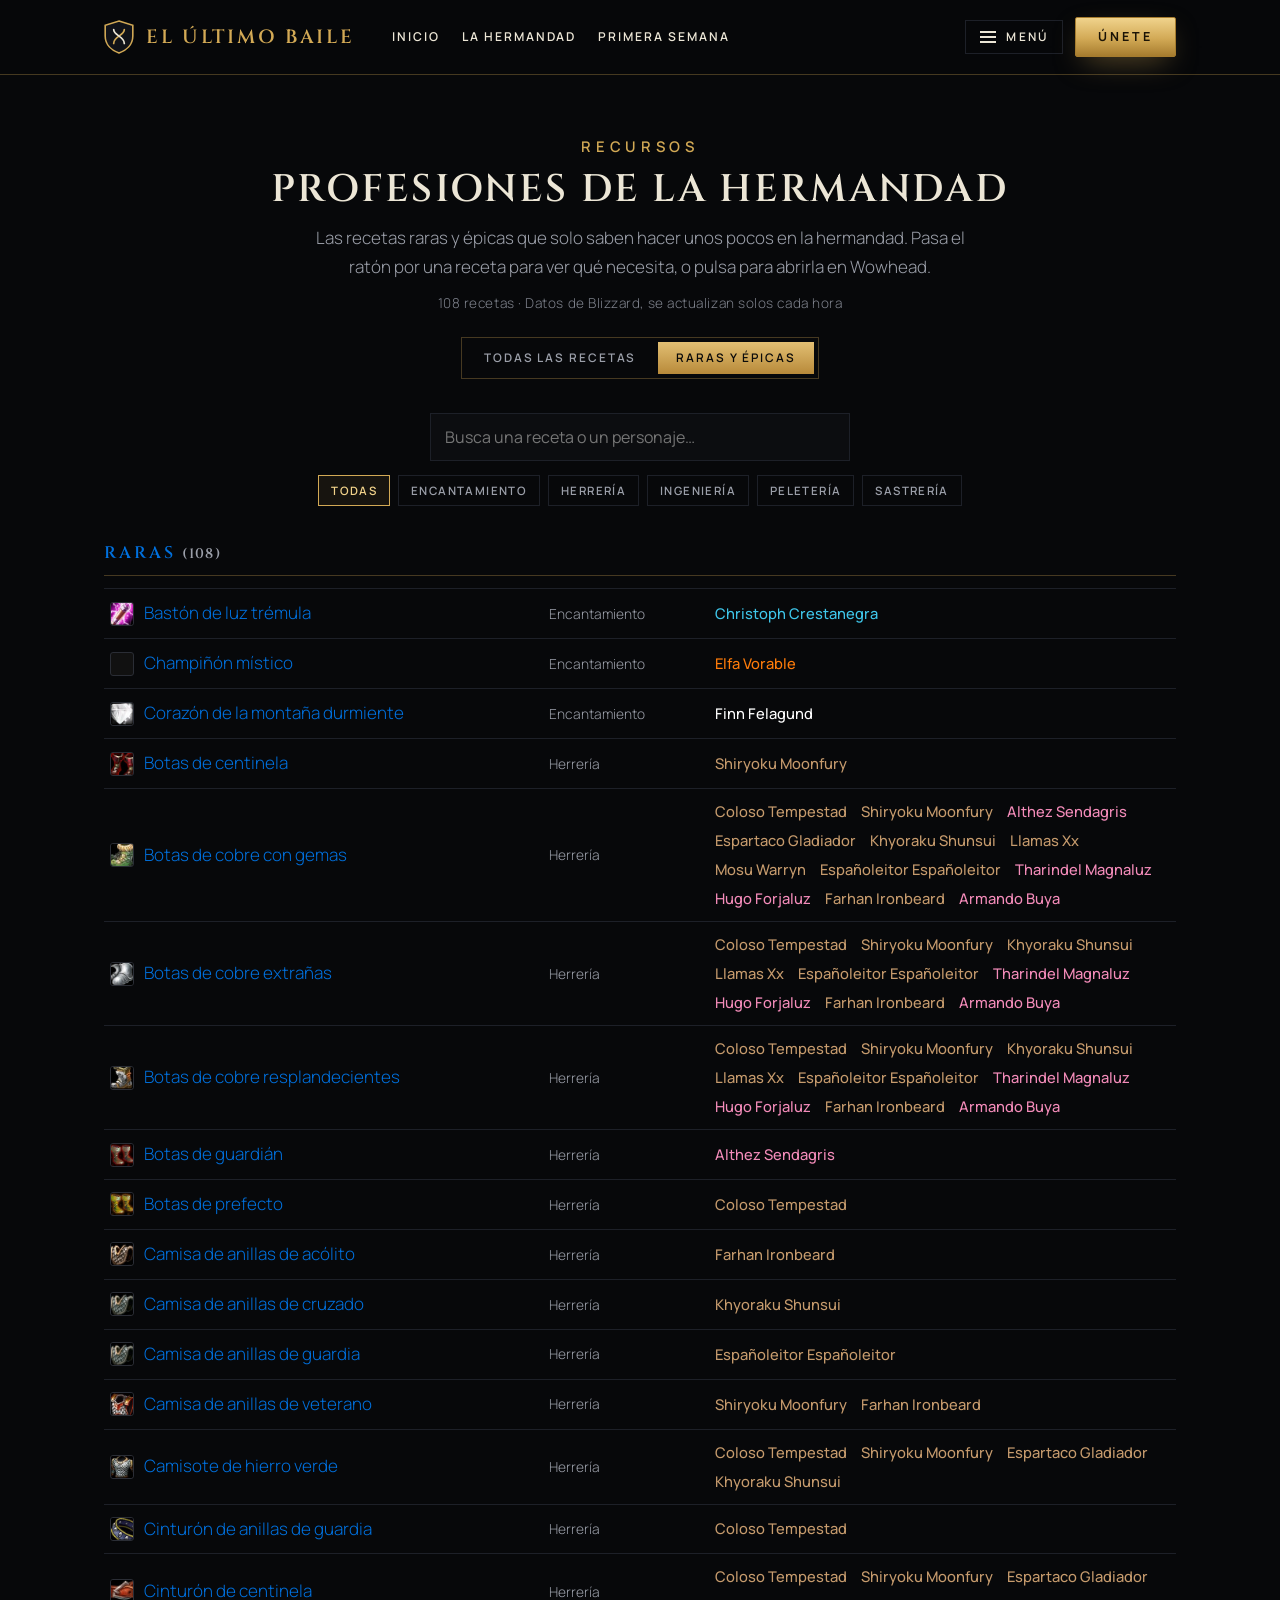
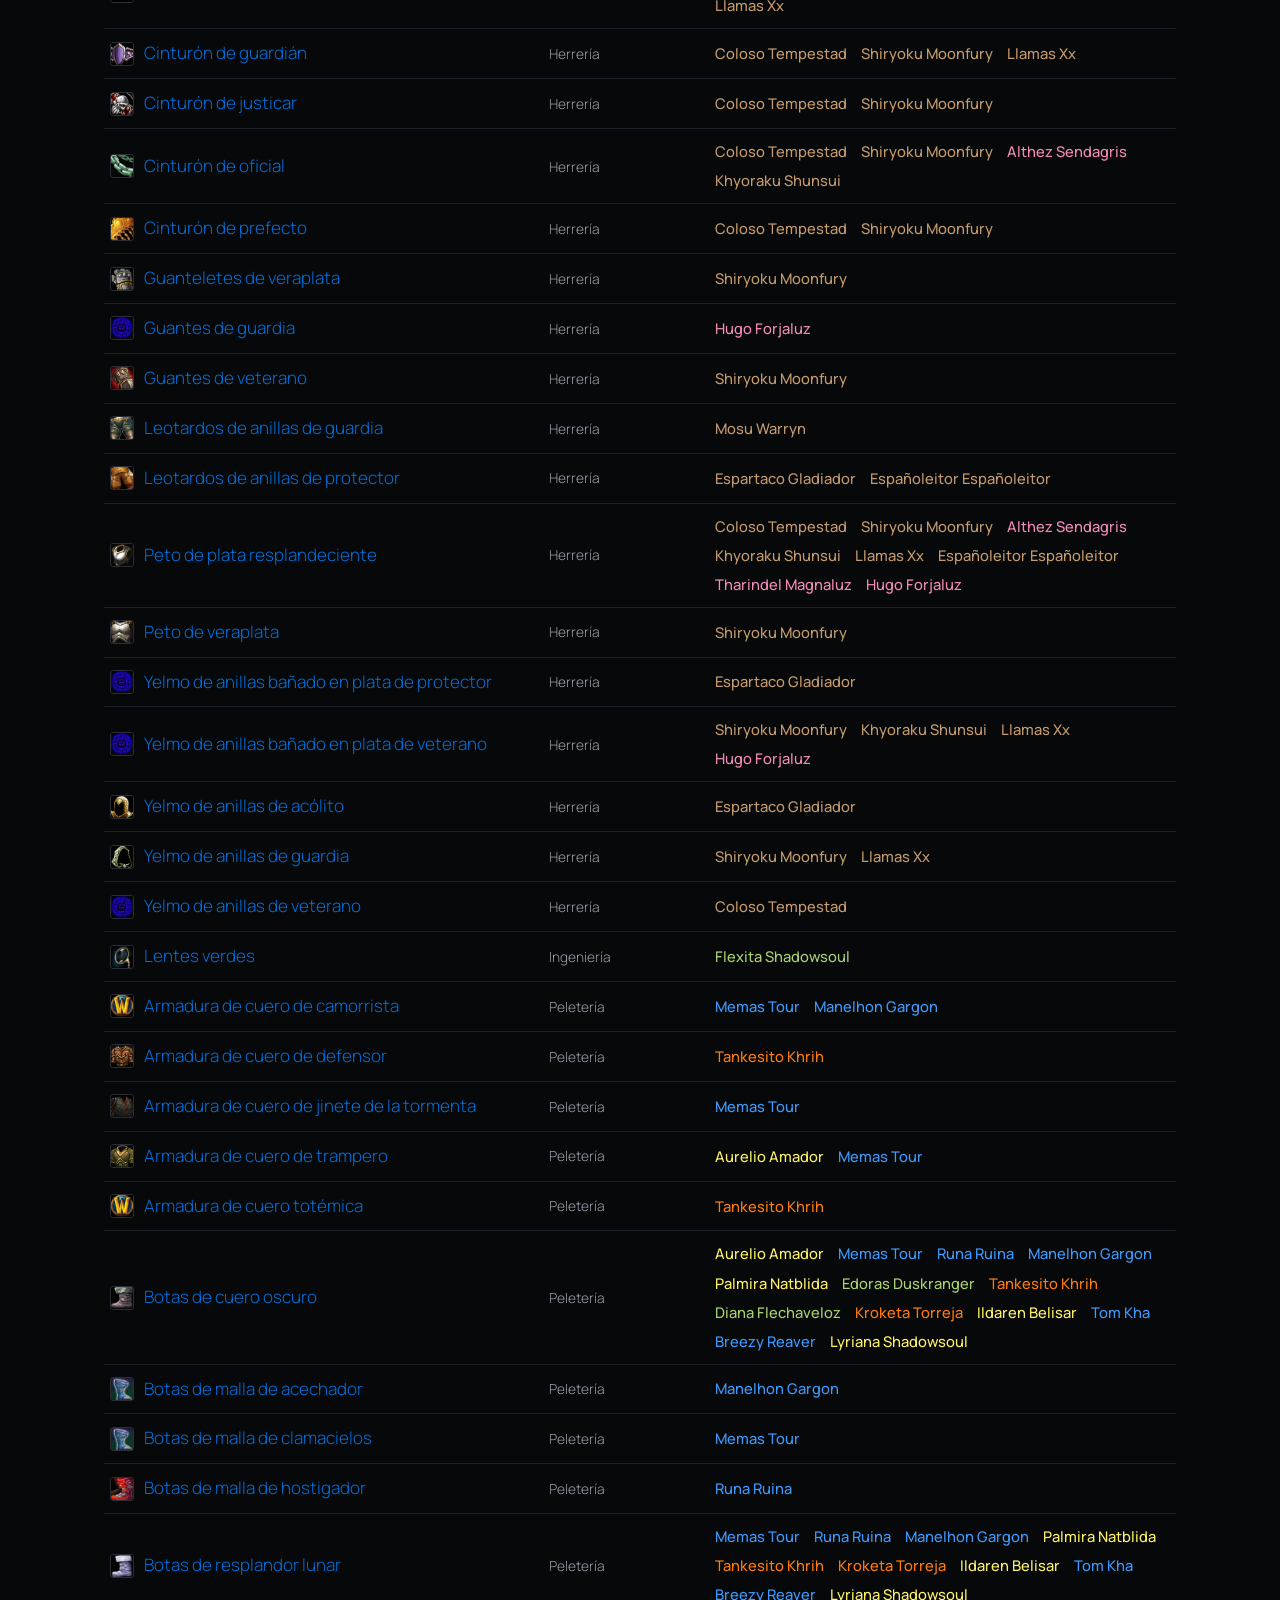
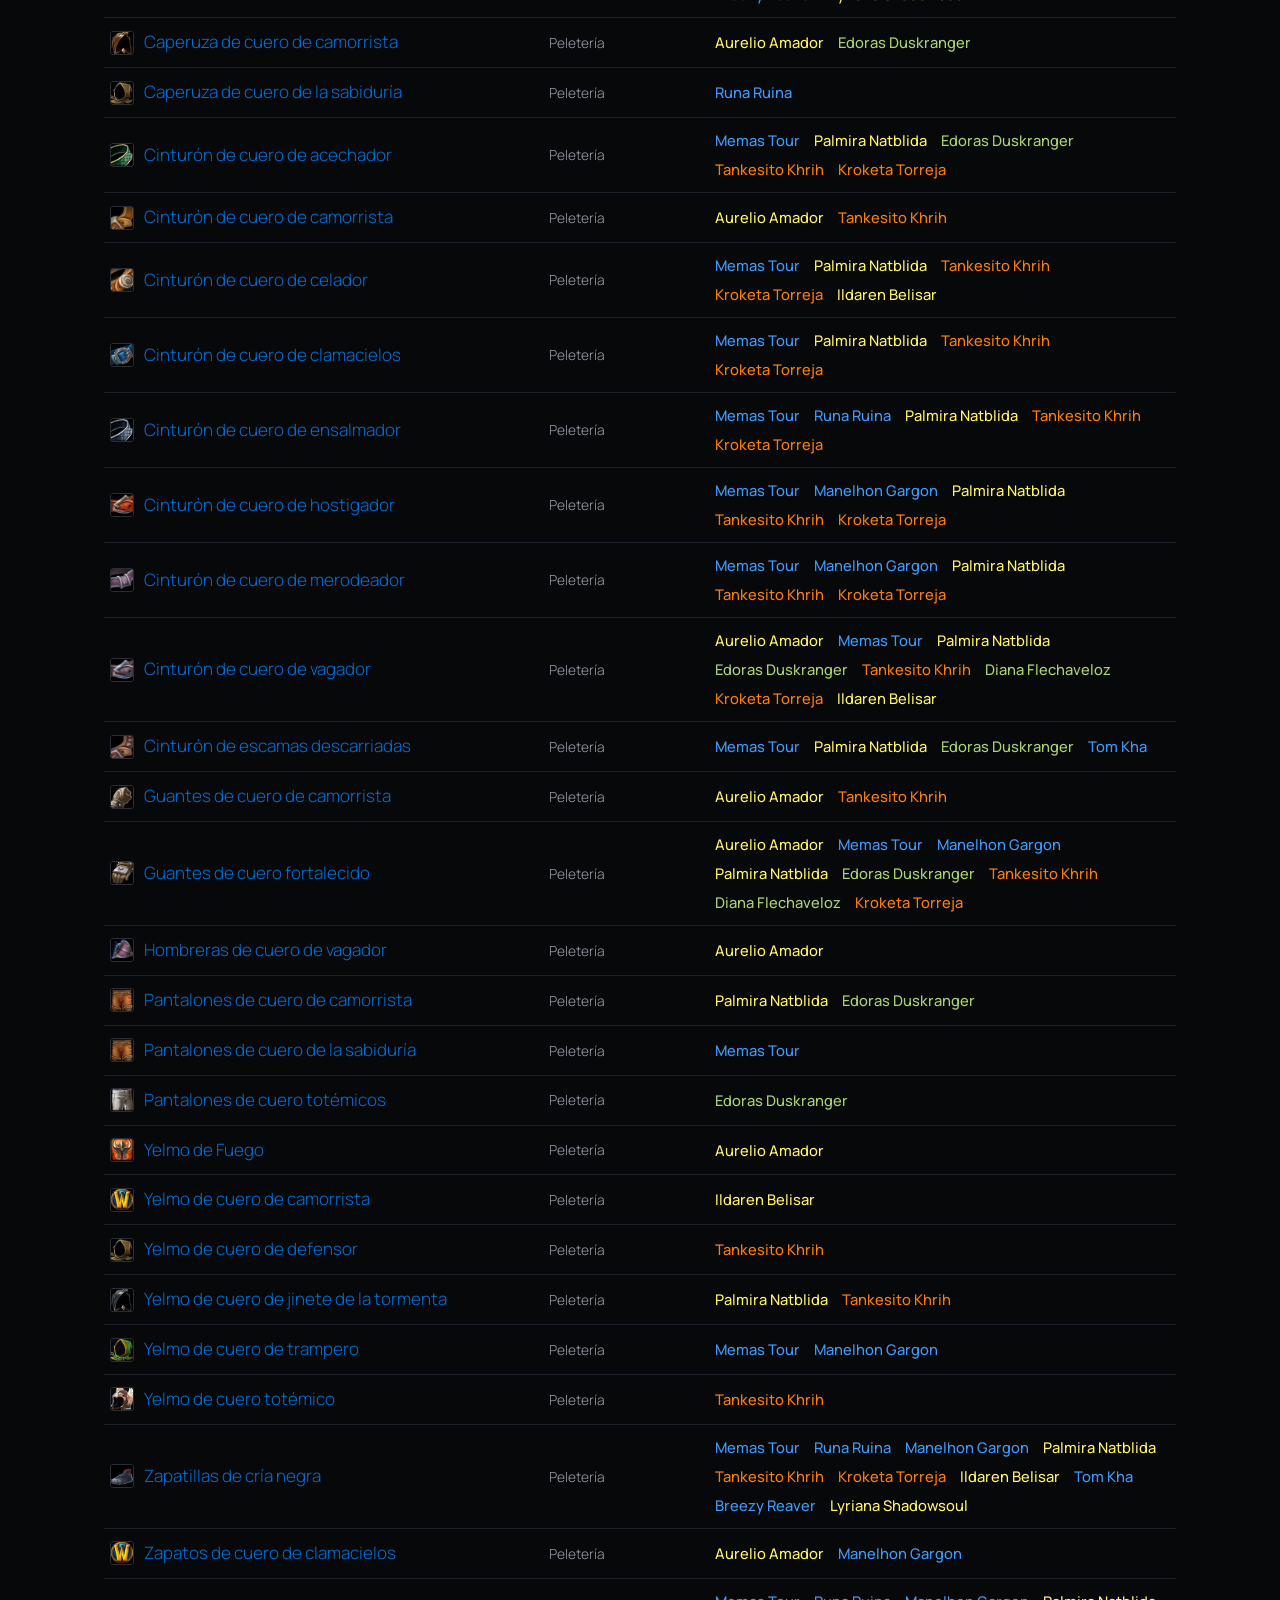
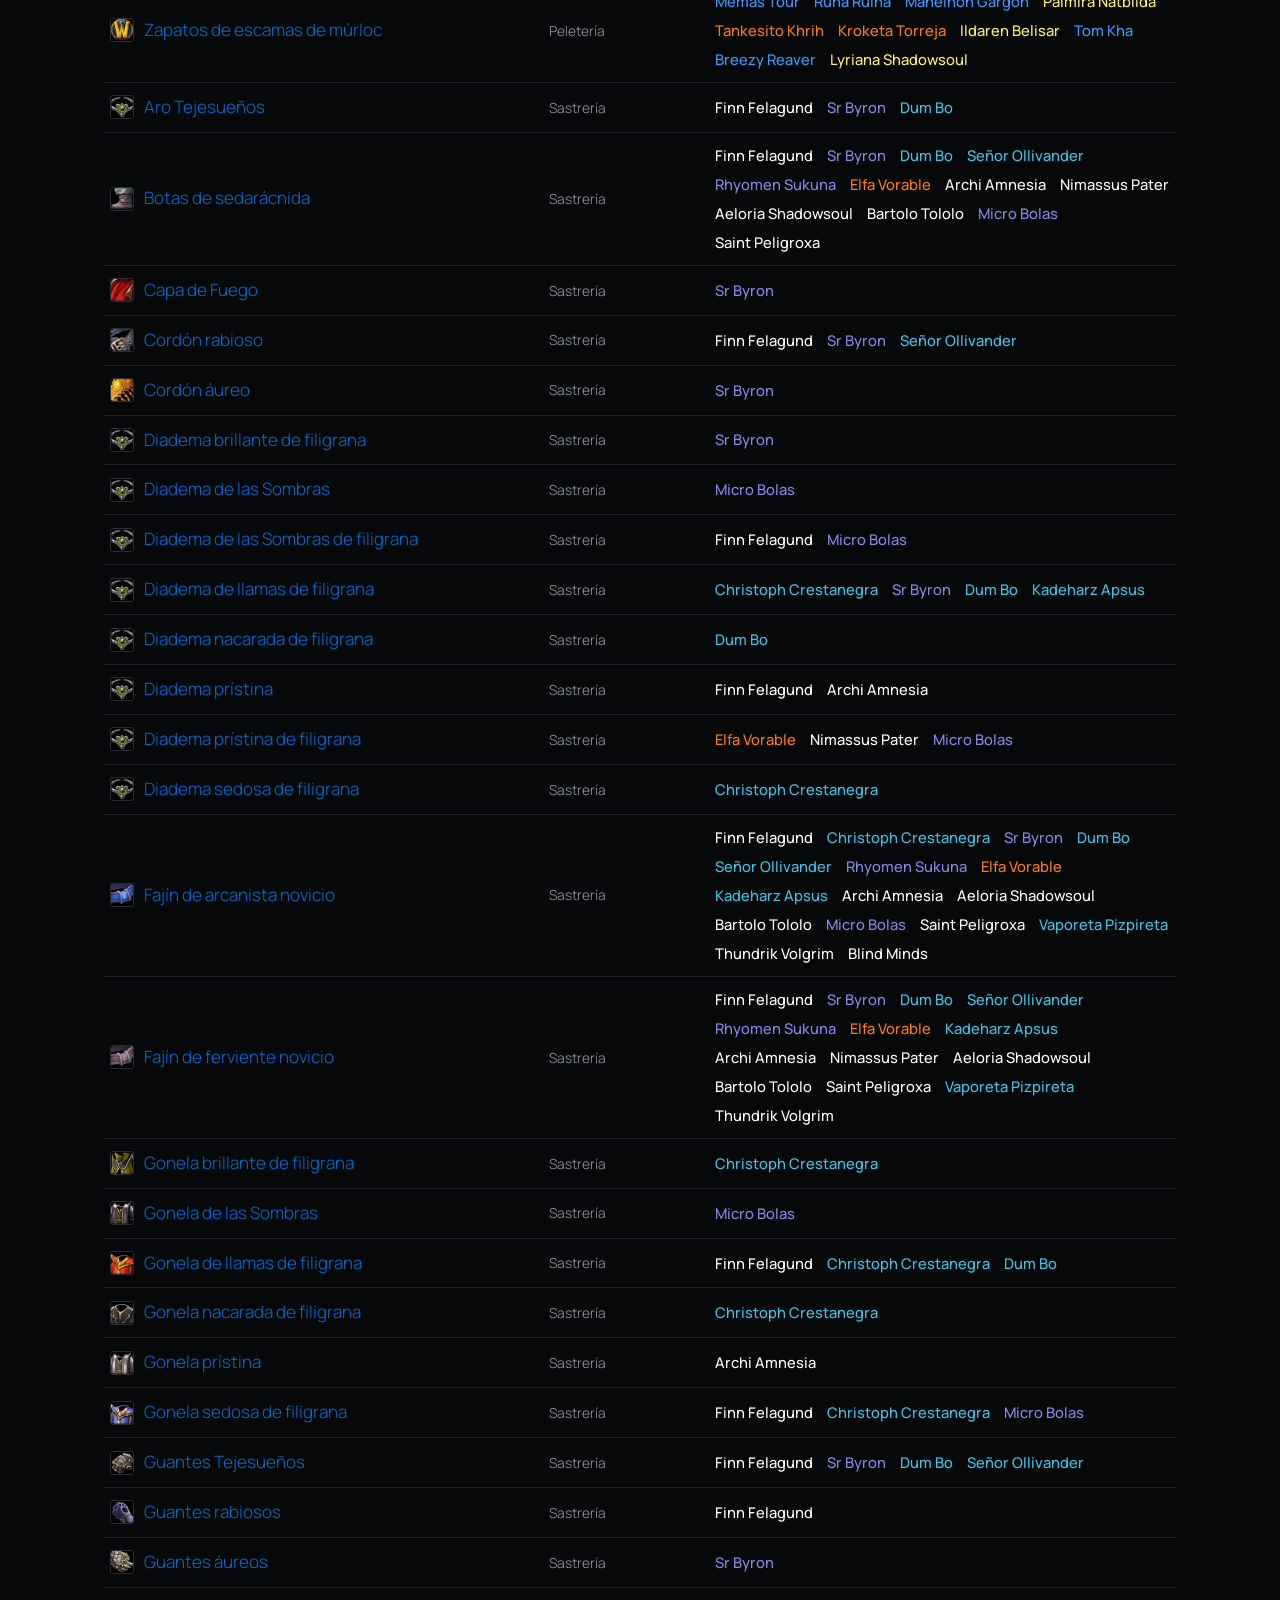
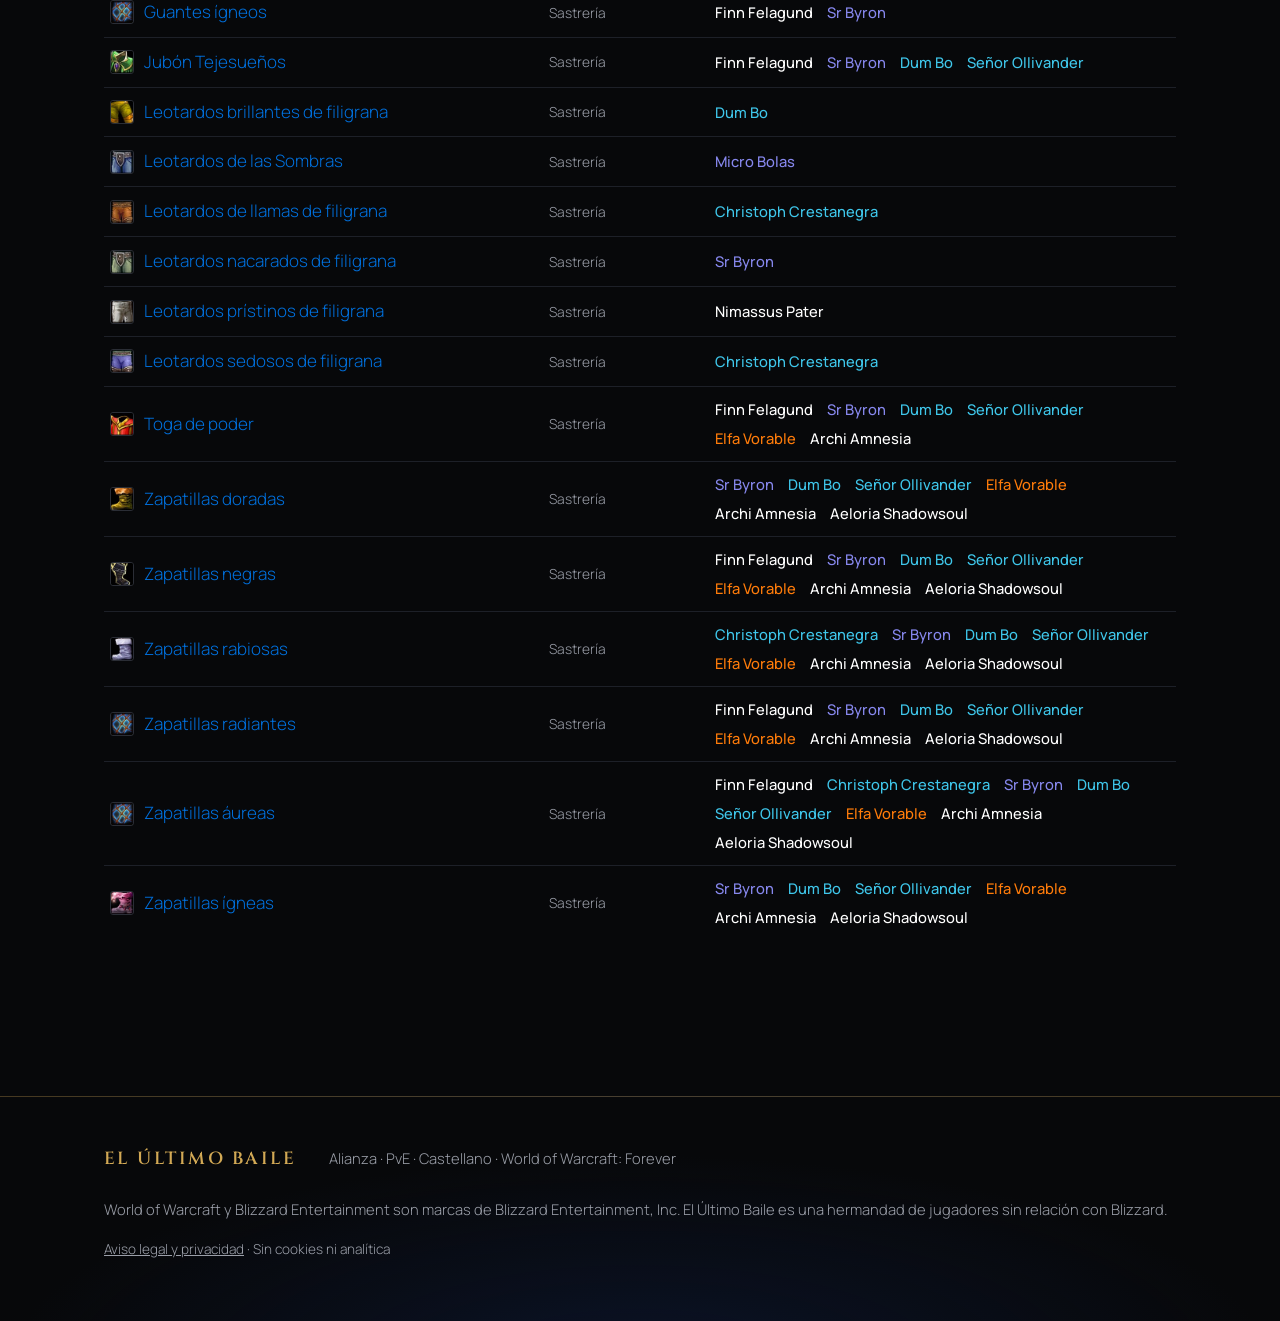
<file: recetas.html>
<!DOCTYPE html>
<html lang="es">
<head>
<meta charset="utf-8">
<meta name="viewport" content="width=device-width, initial-scale=1">
<!-- Quitar el día del lanzamiento público (5 nov 2026) -->
<meta name="robots" content="noindex, nofollow">
<meta name="theme-color" content="#07080a">
<meta name="color-scheme" content="dark">
<title>Recetas raras y épicas · El Último Baile</title>
<link rel="preload" href="fonts/manrope.woff" as="font" type="font/woff" crossorigin>
<link rel="preload" href="fonts/cinzel.woff" as="font" type="font/woff" crossorigin>
<link rel="stylesheet" href="comun/menu.css">
<link rel="stylesheet" href="comun/recetas.css">
<style>
  /* Fuentes servidas desde la propia web (licencia SIL OFL, ver fonts/). Sin peticiones a Google. */
  @font-face{font-family:"Cinzel";src:url("fonts/cinzel.woff") format("woff");font-weight:400 900;font-style:normal;font-display:swap}
  @font-face{font-family:"Manrope";src:url("fonts/manrope.woff") format("woff");font-weight:200 800;font-style:normal;font-display:swap}
  :root{
    --fondo:#07080a;
    --panel:#0c0d10;
    --panel-2:#101218;
    --linea:#1d2028;
    --filete:rgba(201,162,82,.32);   /* líneas doradas finas */
    --texto:#ece6d6;
    --suave:#9b9fa9;
    --oro:#d2a955;
    --oro-claro:#f1d28a;
    --oro-oscuro:#a67c2e;
    --azul-noche:#0d1a3a;
    --azul:#5b8dff;                  /* acento del escudo (ojos del dragón) */
    --radio:2px;
    --titulos:"Cinzel", Georgia, serif;
    --texto-f:"Manrope", system-ui, sans-serif;
    --anillo:"Cinzel Decorative", "Cinzel", Georgia, serif;   /* capitales ornamentadas */
  }
  *{box-sizing:border-box}
  [hidden]{display:none !important}
  html{scroll-behavior:smooth;scroll-padding-top:120px}
  body{margin:0;background:var(--fondo);color:var(--texto);font:300 1.0625rem/1.7 var(--texto-f)}
  a{color:var(--oro-claro)}
  a:focus-visible,.boton:focus-visible{outline:2px solid var(--oro);outline-offset:3px}
  .envoltura{max-width:1120px;margin:0 auto;padding:0 24px}
  h1,h2,h3,h4{margin:0;font-weight:600}
  p{margin:0 0 1em}
  strong{font-weight:600;color:var(--texto)}

  /* Piezas comunes */
  .etiqueta{display:block;font:600 .92rem/1 var(--texto-f);letter-spacing:.32em;text-transform:uppercase;color:var(--oro);margin-bottom:14px}
  h2{font-family:var(--titulos);font-size:clamp(1.45rem,2.9vw,2.15rem);line-height:1.15;letter-spacing:.06em;text-transform:uppercase;color:var(--texto)}
  h3{font-family:var(--titulos);font-size:1.05rem;letter-spacing:.18em;text-transform:uppercase;color:var(--oro-claro)}
  .entradilla{color:var(--suave);max-width:62ch;margin:20px auto 0;font-size:1.12rem;text-wrap:balance}
  .cabecera-seccion{text-align:center;margin-bottom:44px}
  .boton{display:inline-flex;align-items:center;justify-content:center;font:700 .82rem/1 var(--texto-f);letter-spacing:.24em;text-transform:uppercase;text-decoration:none;padding:18px 34px;border-radius:var(--radio);
    color:#1a1306;background:linear-gradient(180deg,#f0d38c 0%,#d2a955 55%,#a67c2e 100%);border:1px solid #a67c2e;box-shadow:0 10px 30px -10px rgba(210,169,85,.55)}
  .boton:hover{filter:brightness(1.08)}
  .boton.secundario{background:rgba(7,8,10,.6);color:var(--texto);border-color:rgba(201,162,82,.45);box-shadow:none}
  .boton.secundario:hover{border-color:var(--oro)}
  .aviso{max-width:680px;margin:22px auto 0;padding:12px 18px;border:1px dashed rgba(210,169,85,.55);background:rgba(210,169,85,.06);color:#d9cfb6;font-size:.98rem;text-align:center}
  .aviso b{color:var(--oro-claro);font-weight:600;letter-spacing:.04em}
  .provisional{display:inline-block;font:500 .72rem/1.6 var(--texto-f);letter-spacing:.08em;text-transform:none;color:var(--suave);border:1px dashed #3d404a;border-radius:99px;padding:0 10px;vertical-align:middle}

  /* Panel con esquinas doradas */
  .marco{position:relative;border:1px solid var(--filete);background:linear-gradient(180deg,rgba(16,18,24,.85),rgba(10,11,14,.85));padding:56px 64px}
  .marco::before,.marco::after{content:"";position:absolute;width:28px;height:28px;border:2px solid var(--oro)}
  .marco::before{top:-2px;left:-2px;border-right:0;border-bottom:0}
  .marco::after{bottom:-2px;right:-2px;border-left:0;border-top:0}

  /* Secciones y separador con rombo */
  .seccion{position:relative;padding:110px 0;border-top:1px solid var(--linea)}
  .seccion::before{content:"";position:absolute;top:-7px;left:50%;width:12px;height:12px;margin-left:-6px;transform:rotate(45deg);background:var(--fondo);border:1px solid var(--oro);box-shadow:0 0 10px rgba(91,141,255,.55)}

  /* Barra superior fija: marca, enlaces y botón en una fila (en móvil los enlaces bajan a una segunda fila) */

  /* Cabecera: título, línea de datos, frase y la imagen completa debajo, separada */
  .hero{position:relative;padding:28px 0 8px;overflow:hidden;text-align:center;
    background:
      radial-gradient(700px 360px at 50% 0%,rgba(210,169,85,.12),transparent 70%),
      radial-gradient(900px 420px at 50% 60%,rgba(60,100,210,.14),transparent 70%),var(--fondo)}
  /* Título solo para lectores de pantalla: el nombre va en el escudo */
  .oculto{position:absolute;width:1px;height:1px;overflow:hidden;clip:rect(0 0 0 0);white-space:nowrap}
  .hero .ficha{display:flex;align-items:center;justify-content:center;gap:22px;font:600 .8rem/1.4 var(--texto-f);letter-spacing:.3em;text-transform:uppercase;color:var(--oro);margin:28px auto 14px}
  .hero .ficha::before,.hero .ficha::after{content:"";flex:0 0 70px;height:1px;background:var(--oro)}
  .hero .lema{font:300 clamp(.95rem,1.4vw,1.1rem)/1.6 var(--texto-f);letter-spacing:.04em;color:var(--suave);margin:0 auto 24px;max-width:48ch}
  .acciones{display:flex;gap:16px;flex-wrap:wrap;justify-content:center}
  /* Escudo: fondo negro puro que se funde con la web (lighten) y la luz de arriba se difumina */
  .escudo{display:block;margin:0 auto;width:min(480px,86vw);height:auto;mix-blend-mode:lighten;
    -webkit-mask-image:linear-gradient(180deg,transparent 0%,#000 12%);mask-image:linear-gradient(180deg,transparent 0%,#000 12%)}

  /* Pilares */
  .pilares{display:grid;grid-template-columns:repeat(4,1fr);border-top:1px solid var(--filete);border-bottom:1px solid var(--filete)}
  .pilar{padding:44px 30px;text-align:center;border-left:1px solid var(--linea)}
  .pilar:first-child{border-left:0}
  .pilar .rombo{display:block;color:var(--oro);font-size:.85rem;margin-bottom:22px;text-shadow:0 0 10px rgba(91,141,255,.7)}
  .pilar h3{margin-bottom:18px}
  .pilar p{color:var(--suave);margin:0}
  /* Nosotros: la imagen de los diez, entera y sin nada encima */
  .imagen-nosotros{display:block;width:min(100%,1180px);height:auto;margin:56px auto 0;
    -webkit-mask-image:linear-gradient(180deg,transparent 0%,#000 4%,#000 95%,transparent 100%),linear-gradient(90deg,transparent 0%,#000 2.5%,#000 97.5%,transparent 100%);
            mask-image:linear-gradient(180deg,transparent 0%,#000 4%,#000 95%,transparent 100%),linear-gradient(90deg,transparent 0%,#000 2.5%,#000 97.5%,transparent 100%);
    -webkit-mask-composite:source-in;mask-composite:intersect}
  .frase{text-align:center;font-family:var(--titulos);font-size:clamp(.92rem,1.5vw,1.1rem);letter-spacing:.16em;text-transform:uppercase;color:var(--oro);padding:26px 0;border-bottom:1px solid var(--filete);margin:0}

  /* Raids */
  .dias{text-align:center;font-family:var(--titulos);font-weight:700;font-size:clamp(1.9rem,4.6vw,3.1rem);letter-spacing:.14em;line-height:1;
    background:linear-gradient(180deg,#f3d896 0%,#d2a955 50%,#9d7429 100%);-webkit-background-clip:text;background-clip:text;color:transparent}
  .horas{text-align:center;font:700 .9rem/1.6 var(--texto-f);letter-spacing:.24em;text-transform:uppercase;margin:22px 0 0}
  .horas span{color:var(--suave);font-weight:500}
  .listas{display:grid;grid-template-columns:1fr 1fr;gap:56px;margin-top:44px;padding-top:44px;border-top:1px solid var(--linea)}
  .lista h3{font-size:.95rem;margin-bottom:18px}
  .lista ul{list-style:none;margin:0;padding:0}
  .lista li{position:relative;padding:12px 0 12px 32px;border-bottom:1px solid var(--linea);font-weight:400}
  .lista li:last-child{border-bottom:0}
  .lista li::before{content:"◆";position:absolute;left:2px;top:13px;color:var(--oro);font-size:.85rem}
  .lista.no li{color:var(--suave);font-weight:300}
  .lista.no li::before{content:"◇";color:var(--suave)}
  .pie-marco{text-align:center;color:var(--suave);margin:36px 0 0;padding-top:28px;border-top:1px solid var(--linea)}

  /* Botín */
  .botin{display:grid;grid-template-columns:1fr 1.3fr;gap:64px;align-items:center}
  .destacado-botin{text-align:center;padding:40px 24px;border-top:1px solid var(--filete);border-bottom:1px solid var(--filete)}
  .destacado-botin .grande{font-family:var(--titulos);font-weight:700;font-size:clamp(2rem,4.5vw,3.2rem);letter-spacing:.06em;line-height:1.1;margin:10px 0 18px;
    background:linear-gradient(180deg,#f3d896 0%,#d2a955 50%,#9d7429 100%);-webkit-background-clip:text;background-clip:text;color:transparent}
  .destacado-botin p{color:var(--suave);font-size:.95rem;margin:0}
  .definiciones{margin:0}
  .definicion{display:grid;grid-template-columns:200px 1fr;gap:24px;padding:24px 0;border-bottom:1px solid var(--linea)}
  .definicion:last-child{border-bottom:0}
  .definicion dt{font-family:var(--titulos);font-weight:600;letter-spacing:.12em;text-transform:uppercase;color:var(--oro-claro)}
  .definicion dt small{display:block;font:600 .72rem/1.6 var(--texto-f);letter-spacing:.24em;color:var(--suave);margin-top:6px}
  .definicion dd{margin:0;color:var(--suave)}

  /* Actividad */
  .dos-col{display:grid;grid-template-columns:1fr 1fr;gap:28px}
  .bloque-titulo{font-size:.95rem;margin-bottom:16px}
  .proxima{border:1px solid var(--filete);background:var(--panel-2);padding:22px 24px}
  .proxima .fecha-grande{font-family:var(--titulos);font-size:1.5rem;letter-spacing:.06em;text-transform:capitalize;color:var(--oro-claro)}
  .proxima .detalle{color:var(--suave)}
  .etiqueta-dif{display:inline-block;font:600 .7rem/1.6 var(--texto-f);letter-spacing:.18em;text-transform:uppercase;color:var(--oro);border:1px solid var(--filete);padding:0 8px;margin-left:8px;vertical-align:middle}
  .actividad{list-style:none;margin:0;padding:0}
  .actividad li{display:grid;grid-template-columns:auto 1fr;gap:2px 18px;padding:14px 0;border-bottom:1px solid var(--linea)}
  .actividad .cuando{color:var(--suave);grid-row:span 2;font-variant-numeric:tabular-nums}
  .actividad .que{font-weight:600}
  .actividad .detalle{color:var(--suave);font-size:.95rem}
  .vacio{color:var(--suave);font-style:italic;padding:14px 0;margin:0}
  .kill{display:grid;grid-template-columns:110px 1fr;gap:16px;border:1px solid var(--linea);background:var(--panel);margin-bottom:12px}
  .kill .captura{background:repeating-linear-gradient(135deg,rgba(210,169,85,.07) 0 10px,transparent 10px 20px),var(--panel-2);display:grid;place-items:center;color:var(--suave);font-size:.75rem;text-align:center;padding:8px}
  .kill .cuerpo{padding:12px 14px 12px 0}
  .kill .jefe{font-family:var(--titulos);letter-spacing:.06em;color:#e07a5f;font-weight:600}
  .kill .meta{color:var(--suave);font-size:.9rem}
  .tabla-botin{margin-top:40px}
  .tabla-botin table{width:100%;border-collapse:collapse}
  .tabla-botin th{text-align:left;font:600 .75rem/1 var(--texto-f);letter-spacing:.22em;text-transform:uppercase;color:var(--oro);padding:14px 0;border-bottom:1px solid var(--filete)}
  .tabla-botin td{padding:12px 16px 12px 0;border-bottom:1px solid var(--linea);vertical-align:top}
  .tabla-botin td:first-child{color:var(--suave);white-space:nowrap}
  .tabla-botin td:nth-child(2){font-weight:600}

  /* Reclutamiento */
  .perfiles{max-width:1020px;margin:0 auto 56px;text-align:center;font-size:1.08rem}
  .perfiles .intro-perfiles{margin:0 auto 26px;color:var(--suave)}
  .perfil-lista{list-style:none;margin:0;padding:0;display:grid;grid-template-columns:repeat(3,1fr);gap:0;border-top:1px solid var(--filete);border-bottom:1px solid var(--filete)}
  .perfil-lista li{padding:24px 22px;border-left:1px solid var(--linea)}
  .perfil-lista li:first-child{border-left:0}
  .perfil-lista strong{display:block;font-family:var(--titulos);font-weight:600;font-size:.95rem;letter-spacing:.14em;text-transform:uppercase;color:var(--oro-claro);margin-bottom:10px}
  .perfil-lista span{color:#c9c6bd;font-size:.98rem}
  .perfil-lista b{color:var(--texto);font-weight:600}
  #reclutamiento .cabecera-seccion{margin-bottom:18px}
  #reclutamiento .entradilla{margin-top:14px}
  .dos-marco{display:grid;grid-template-columns:1fr 1fr;gap:56px}
  .dos-marco h3{margin-bottom:16px}
  .dos-marco p{color:#c9c6bd}
  .titulo-lista{text-align:center;margin:80px 0 34px;font-size:1.15rem;letter-spacing:.24em}
  .clases{display:grid;grid-template-columns:repeat(3,1fr);gap:14px;max-width:1020px;margin:0 auto}
  .clase{background:var(--panel);border:1px solid var(--linea);border-top:2px solid var(--c);padding:16px 18px 18px}
  .clase h4{margin:0;font-family:var(--titulos);font-size:1rem;letter-spacing:.16em;text-transform:uppercase;color:var(--c);display:flex;align-items:center;gap:10px}
  .clase h4 .icono{width:22px;height:22px;display:grid;place-items:center;font-size:.78rem;color:#0a0a0a;background:var(--c)}
  .clase .raya{height:1px;margin:12px 0 12px;background:linear-gradient(90deg,var(--c),transparent)}
  .specs{list-style:none;margin:0;padding:0;display:grid;grid-template-columns:1fr 1fr;gap:8px}
  .spec{display:flex;align-items:center;gap:8px;font:600 .72rem/1.2 var(--texto-f);letter-spacing:.08em;text-transform:uppercase;white-space:nowrap;padding:9px 10px;border:1px solid rgba(134,211,156,.4);color:#9fe0b2;background:rgba(134,211,156,.06)}
  .spec::before{content:"";flex:0 0 7px;height:7px;border-radius:50%;background:#86d39c;box-shadow:0 0 6px rgba(134,211,156,.7)}
  .spec.cerrada{border-color:rgba(224,96,96,.4);color:#e89a9a;background:rgba(224,96,96,.06)}
  .spec.cerrada::before{background:#e06060;box-shadow:0 0 6px rgba(224,96,96,.7)}
  .nota-lista{text-align:center;color:var(--suave);font-size:.95rem;margin-top:22px}

  /* Raiders */
  .recuento{display:flex;justify-content:center;gap:28px;flex-wrap:wrap;color:var(--suave);margin:0 0 30px}
  .recuento strong{font-family:var(--titulos);font-size:1.4rem;color:var(--oro-claro);margin-right:6px}
  .roster{display:grid;grid-template-columns:repeat(3,1fr);gap:14px;max-width:1020px;margin:0 auto}
  .grupo{background:var(--panel);border:1px solid var(--linea);border-top:2px solid var(--c);padding:16px 18px 14px}
  .grupo .raya{height:1px;margin:10px 0 6px;background:linear-gradient(90deg,var(--c),transparent)}
  .grupo h4{margin:0;font-family:var(--titulos);font-size:.95rem;letter-spacing:.14em;text-transform:uppercase;color:var(--c);display:flex;justify-content:space-between;align-items:baseline}
  .grupo h4 span{font-family:var(--texto-f);font-size:.8rem;color:var(--suave);letter-spacing:0}
  .grupo ul{list-style:none;margin:0;padding:0}
  .grupo li{display:flex;justify-content:space-between;gap:10px;padding:4px 0;font-size:.95rem;font-weight:400;border-top:1px solid var(--linea)}
  .grupo li:first-child{border-top:0}
  .grupo .nombre-pj{color:var(--c);font-weight:500}
  .grupo .rol{color:var(--suave);font-size:.78rem;letter-spacing:.06em;white-space:nowrap}

  /* Únete */
  .unete{text-align:center}
  .unete .entradilla{margin-bottom:36px}
  .discord-recuento{margin:22px 0 0;color:var(--suave);font-size:.95rem}
  .discord-recuento strong{font-family:var(--titulos);font-size:1.25rem;color:var(--oro-claro);margin-right:4px}
  .discord-recuento .punto{display:inline-block;width:8px;height:8px;border-radius:50%;background:#86d39c;box-shadow:0 0 6px rgba(134,211,156,.8);margin:0 6px 1px 18px}
  .contactos{margin-top:34px;display:flex;justify-content:center;align-items:baseline;flex-wrap:wrap;gap:8px 10px;font-size:1.05rem}
  .contactos span{font:600 .75rem/1 var(--texto-f);letter-spacing:.24em;text-transform:uppercase;color:var(--suave);margin-right:10px}
  .contactos b{font-weight:600}

  footer{border-top:1px solid var(--filete);padding:48px 0 60px;color:var(--suave);font-size:.92rem;background:radial-gradient(900px 300px at 50% 120%,rgba(13,26,58,.6),transparent 70%)}
  footer .fila{display:flex;flex-wrap:wrap;align-items:baseline;gap:12px 32px;margin-bottom:22px}
  footer .marca{font-size:1.1rem}
  footer nav{display:flex;flex-wrap:wrap;gap:12px 28px;justify-content:flex-end;margin-bottom:22px}
  footer nav a{font:600 .78rem/1 var(--texto-f);letter-spacing:.22em;text-transform:uppercase;color:var(--texto);text-decoration:none}
  footer nav a:hover{color:var(--oro-claro)}
  footer .legal{margin:16px 0 0;font-size:.85rem}
  footer .legal a{color:var(--suave)}
  footer .legal a:hover{color:var(--oro-claro)}

  @media (max-width:960px){
    .pilares{grid-template-columns:1fr 1fr}
    .pilar:nth-child(3){border-left:0}
    .pilar:nth-child(n+3){border-top:1px solid var(--linea)}
    .botin{grid-template-columns:1fr;gap:36px}
    .marco{padding:44px 32px}
  }
  @media (max-width:720px){
    .perfil-lista{grid-template-columns:1fr}
    .perfil-lista li{border-left:0;border-top:1px solid var(--linea);padding:20px 6px}
    .perfil-lista li:first-child{border-top:0}
    body{font-size:1rem}
    .seccion{padding:80px 0}
    .hero{padding:44px 0 0}
    .hero .ficha{gap:12px;letter-spacing:.2em;font-size:.68rem}
    .hero .ficha::before,.hero .ficha::after{flex-basis:20px}
    .hero .lema{margin:0 auto 24px}
    /* En móvil el nombre de la imagen se lee pequeño: se añade el logo debajo */
    .hero .ficha{margin-top:10px}
    .pilares{grid-template-columns:1fr}
    .pilar{border-left:0;border-top:1px solid var(--linea);padding:34px 8px}
    .pilar:first-child{border-top:0}
    .listas,.dos-col,.dos-marco{grid-template-columns:1fr;gap:36px}
    .marco{padding:36px 22px}
    .definicion{grid-template-columns:1fr;gap:8px}
    .clases{grid-template-columns:1fr}
    .roster{grid-template-columns:1fr;gap:10px}
    footer nav{justify-content:flex-start}
  }
  @media (prefers-reduced-motion:reduce){html{scroll-behavior:auto}}

  .vistas{display:inline-flex;margin:22px auto 0;border:1px solid var(--filete);padding:4px;gap:4px}
  .vistas a{padding:10px 18px;font:600 .74rem/1 var(--texto-f);letter-spacing:.16em;text-transform:uppercase;color:var(--suave);text-decoration:none}
  .vistas a:hover{color:var(--texto)}
  .vistas a[aria-current="page"]{background:linear-gradient(180deg,#e2bf73,#b88a3a);color:#0b0b0b}
  .pagina{padding:64px 0 110px}
  .cab-pagina{text-align:center;margin-bottom:34px}
  .cab-pagina h1{font-family:var(--titulos);font-weight:600;font-size:clamp(1.6rem,3.4vw,2.4rem);letter-spacing:.06em;text-transform:uppercase;line-height:1.15;margin:0 0 12px}
  .cab-pagina p{color:var(--suave);max-width:680px;margin:0 auto}
  .cab-pagina .fuente{margin-top:10px;font-size:.85rem;letter-spacing:.04em;color:#7d818b}
  .vacio{color:var(--suave);text-align:center;padding:26px 0;grid-column:1/-1}
  .aviso{max-width:680px;margin:0 auto 34px;padding:12px 18px;border:1px dashed rgba(210,169,85,.55);background:rgba(210,169,85,.06);color:#d9cfb6;text-align:center}
  .aviso b{color:var(--oro-claro)}
  .buscador{width:min(100%,420px);padding:12px 14px;background:var(--panel);border:1px solid var(--linea);color:var(--texto);font:400 1rem var(--texto-f)}
  .buscador:focus,.selector:focus{outline:none;border-color:var(--oro)}
  .chips{display:flex;flex-wrap:wrap;gap:8px;justify-content:center}
  .chip{font:600 .72rem/1 var(--texto-f);letter-spacing:.12em;text-transform:uppercase;padding:9px 12px;background:none;border:1px solid var(--linea);color:var(--suave);cursor:pointer}
  .chip:hover{border-color:var(--filete);color:var(--texto)}
  .chip[aria-pressed="true"]{border-color:var(--oro);color:var(--oro-claro);background:rgba(210,169,85,.08)}
  .pj{color:var(--c);font-weight:500}
  @media (max-width:720px){.pagina{padding:40px 0 70px}}
  .controles{display:flex;flex-direction:column;gap:14px;align-items:center;margin:0 auto 38px;max-width:1020px}
  .bloque-cal{max-width:1080px;margin:0 auto 46px}
  .bloque-cal>h2{font-family:var(--titulos);font-weight:600;font-size:1.05rem;letter-spacing:.18em;text-transform:uppercase;color:var(--q);margin:0 0 12px;padding-bottom:12px;border-bottom:1px solid var(--filete)}
  .bloque-cal>h2 small{color:var(--suave);letter-spacing:.08em;margin-left:6px}
  .fila-receta{display:grid;grid-template-columns:minmax(0,1.3fr) 150px minmax(0,1.4fr);gap:16px;align-items:center;padding:10px 6px;border-top:1px solid var(--linea)}
  .fila-receta .prof{color:var(--suave);font-size:.86rem}
  .fila-receta .quien{display:flex;flex-wrap:wrap;gap:4px 14px;font-size:.92rem}
  @media (max-width:720px){.fila-receta{grid-template-columns:1fr;gap:4px}}
</style>
</head>
<body>
<header class="barra">
  <div class="envoltura fila1">
    <a class="marca" href="./#inicio">
      <svg width="30" height="34" viewBox="0 0 28 32" aria-hidden="true">
        <path d="M14 1 L27 5 V15 C27 23 21 28.5 14 31 C7 28.5 1 23 1 15 V5 Z" fill="#101218" stroke="#D2A955" stroke-width="1.5"/>
        <path d="M9 22 C9 15 19 15 19 9" stroke="#D2A955" stroke-width="1.6" fill="none" stroke-linecap="round"/>
        <path d="M19 22 C19 15 9 15 9 9" stroke="#ECE6D6" stroke-width="1.6" fill="none" stroke-linecap="round"/>
      </svg>
      El Último Baile
    </a>
    <ul class="rapidos">
      <li><a class="enlace-menu" href="./#inicio">Inicio</a></li>
      <li><a class="enlace-menu" href="./#hermandad">La hermandad</a></li>
      <li><a class="enlace-menu" href="primera-semana.html">Primera semana</a></li>
    </ul>
    <button class="menu-movil" type="button" aria-expanded="false" aria-controls="menu-principal"><span class="rayas" aria-hidden="true"></span><span class="texto-menu">Menú</span></button>
    <nav id="menu-principal" aria-label="Principal">
      <ul class="menu">
        <li class="item-menu fijo"><a class="enlace-menu" href="./#inicio">Inicio</a></li>
        <li class="item-menu fijo"><a class="enlace-menu" href="./#hermandad">La hermandad</a></li>
        <li class="grupo-menu">
          <button class="titulo-menu" type="button" aria-expanded="false" aria-controls="sub-2">Raid</button>
          <ul class="submenu" id="sub-2">
            <li><a href="./#raids"><span class="t">Noches de raid</span><span class="d">Horario y lo que pedimos</span></a></li>
            <li><a href="loot.html"><span class="t">Loot <span class="etiqueta-menu">Propuesta</span></span><span class="d">Cómo se reparte el botín y la tabla de prioridad</span></a></li>
            <li><a href="./#actividad"><span class="t">Actividad</span><span class="d">Próxima raid y últimas noches</span></a></li>
            <li><a href="./#raiders"><span class="t">Raiders</span><span class="d">El roster actual, por clase</span></a></li>
          </ul>
        </li>
        <li class="item-menu"><a class="enlace-menu" href="./#reclutamiento">Reclutamiento</a></li>
        <li class="item-menu fijo"><a class="enlace-menu" href="primera-semana.html">Primera semana</a></li>
        <li class="grupo-menu">
          <button class="titulo-menu" type="button" aria-expanded="false" aria-controls="sub-5">Recursos</button>
          <ul class="submenu" id="sub-5">
            <li><a href="profesiones.html"><span class="t">Profesiones <span class="etiqueta-menu">Nuevo</span></span><span class="d">Quién sabe hacer qué, y las recetas raras y épicas</span></a></li>
            <li><a href="banco.html"><span class="t">Banco <span class="etiqueta-menu">En construcción</span></span><span class="d">Lo que guarda la hermandad y cómo pedirlo</span></a></li>
          </ul>
        </li>
      </ul>
    </nav>
    <a class="boton" href="https://discord.gg/mdKr9CPTTM" rel="noopener">Únete</a>
  </div>
</header>

<main class="pagina">
  <div class="envoltura">
    <div class="cab-pagina">
      <span class="etiqueta">Recursos</span>
      <h1>Profesiones de la hermandad</h1>
      <p>Las recetas raras y épicas que solo saben hacer unos pocos en la hermandad. Pasa el ratón por una receta para ver qué necesita, o pulsa para abrirla en Wowhead.</p>
      <p class="fuente" id="fuente" hidden></p>
      <nav class="vistas" aria-label="Vista de profesiones"><a href="profesiones.html">Todas las recetas</a><a href="recetas.html" aria-current="page">Raras y épicas</a></nav>
    </div>
    <p class="aviso" id="aviso" hidden><b>Aún no hay recetas raras o mejores.</b> Aparecerán aquí en cuanto alguien de la hermandad aprenda una.</p>
    <div class="controles">
      <input class="buscador" id="buscar" type="search" placeholder="Busca una receta o un personaje…" aria-label="Buscar receta o personaje" autocomplete="off">
      <div class="chips" id="chips" role="group" aria-label="Filtrar por profesión"></div>
    </div>
    <div id="listado"></div>
  </div>
</main>

<footer>
  <div class="envoltura">
    <div class="fila"><span class="marca">El Último Baile</span><span>Alianza · PvE · Castellano · World of Warcraft: Forever</span></div>
    <div>World of Warcraft y Blizzard Entertainment son marcas de Blizzard Entertainment, Inc. El Último Baile es una hermandad de jugadores sin relación con Blizzard.</div>
    <p class="legal"><a href="aviso-legal.html">Aviso legal y privacidad</a> · Sin cookies ni analítica</p>
  </div>
</footer>
<script src="comun/recetas.js"></script>
<script>
(function () {
  "use strict";
  const CLASES = { warrior: "#C69B6D", paladin: "#F48CBA", hunter: "#AAD372", rogue: "#FFF468", priest: "#FFFFFF", shaman: "#3D9BFF", mage: "#3FC7EB", warlock: "#8788EE", druid: "#FF7C0A" };
  const GRUPOS = [["legendary", "Legendarias"], ["epic", "Épicas"], ["rare", "Raras"]];
  const el = (t, c, x) => { const e = document.createElement(t); if (c) e.className = c; if (x !== undefined) e.textContent = x; return e; };
  const norm = t => String(t || "").toLowerCase().normalize("NFD").replace(/[\u0300-\u036f]/g, "");
  let recetas = [], filtro = "", texto = "";
  function pintar() {
    const profs = [...new Set(recetas.map(r => r.profesion))].sort((a, b) => a.localeCompare(b, "es"));
    document.getElementById("chips").replaceChildren(...["", ...profs].map(p => {
      const b = el("button", "chip", p || "Todas"); b.type = "button"; b.setAttribute("aria-pressed", String(p === filtro));
      b.addEventListener("click", () => { filtro = p; pintar(); }); return b;
    }));
    const q = norm(texto);
    const visibles = recetas.filter(r => (!filtro || r.profesion === filtro) &&
      (!q || norm(r.n).includes(q) || (r.obj && norm(r.obj.n).includes(q)) || r.personajes.some(p => norm(p.n).includes(q))));
    const bloques = GRUPOS.map(([cal, titulo]) => {
      const lista = visibles.filter(r => r.q === cal);
      if (!lista.length) return null;
      const s = el("section", "bloque-cal");
      s.style.setProperty("--q", COLOR_CALIDAD[cal]);
      const h = el("h2", "", titulo); h.append(el("small", "", "(" + lista.length + ")"));
      s.append(h, ...lista.map(r => {
        const f = el("div", "fila-receta");
        const quien = el("div", "quien");
        r.personajes.forEach(p => { const s2 = el("span", "pj", p.n); s2.style.setProperty("--c", CLASES[p.clase] || "#ece6d6"); quien.append(s2); });
        f.append(enlaceReceta(r), el("span", "prof", r.profesion), quien);
        return f;
      }));
      return s;
    }).filter(Boolean);
    document.getElementById("listado").replaceChildren(...(bloques.length ? bloques :
      recetas.length ? [el("p", "vacio", "No hay recetas que coincidan.")] : []));
  }
  document.getElementById("buscar").addEventListener("input", e => { texto = e.target.value; pintar(); });
  fetch("recetas-especiales.json", { cache: "no-cache" }).then(r => r.ok ? r.json() : { recetas: [] }).catch(() => ({ recetas: [] }))
    .then(d => {
      recetas = (Array.isArray(d.recetas) ? d.recetas : []).filter(r => r && r.n && Array.isArray(r.personajes));
      document.getElementById("aviso").hidden = recetas.length > 0;
      if (recetas.length) { const f = document.getElementById("fuente"); f.textContent = recetas.length + " recetas · Datos de Blizzard, se actualizan solos cada hora"; f.hidden = false; }
      pintar();
    });
})();
</script>
<script src="comun/menu.js" defer></script>
</body>
</html>
</file>
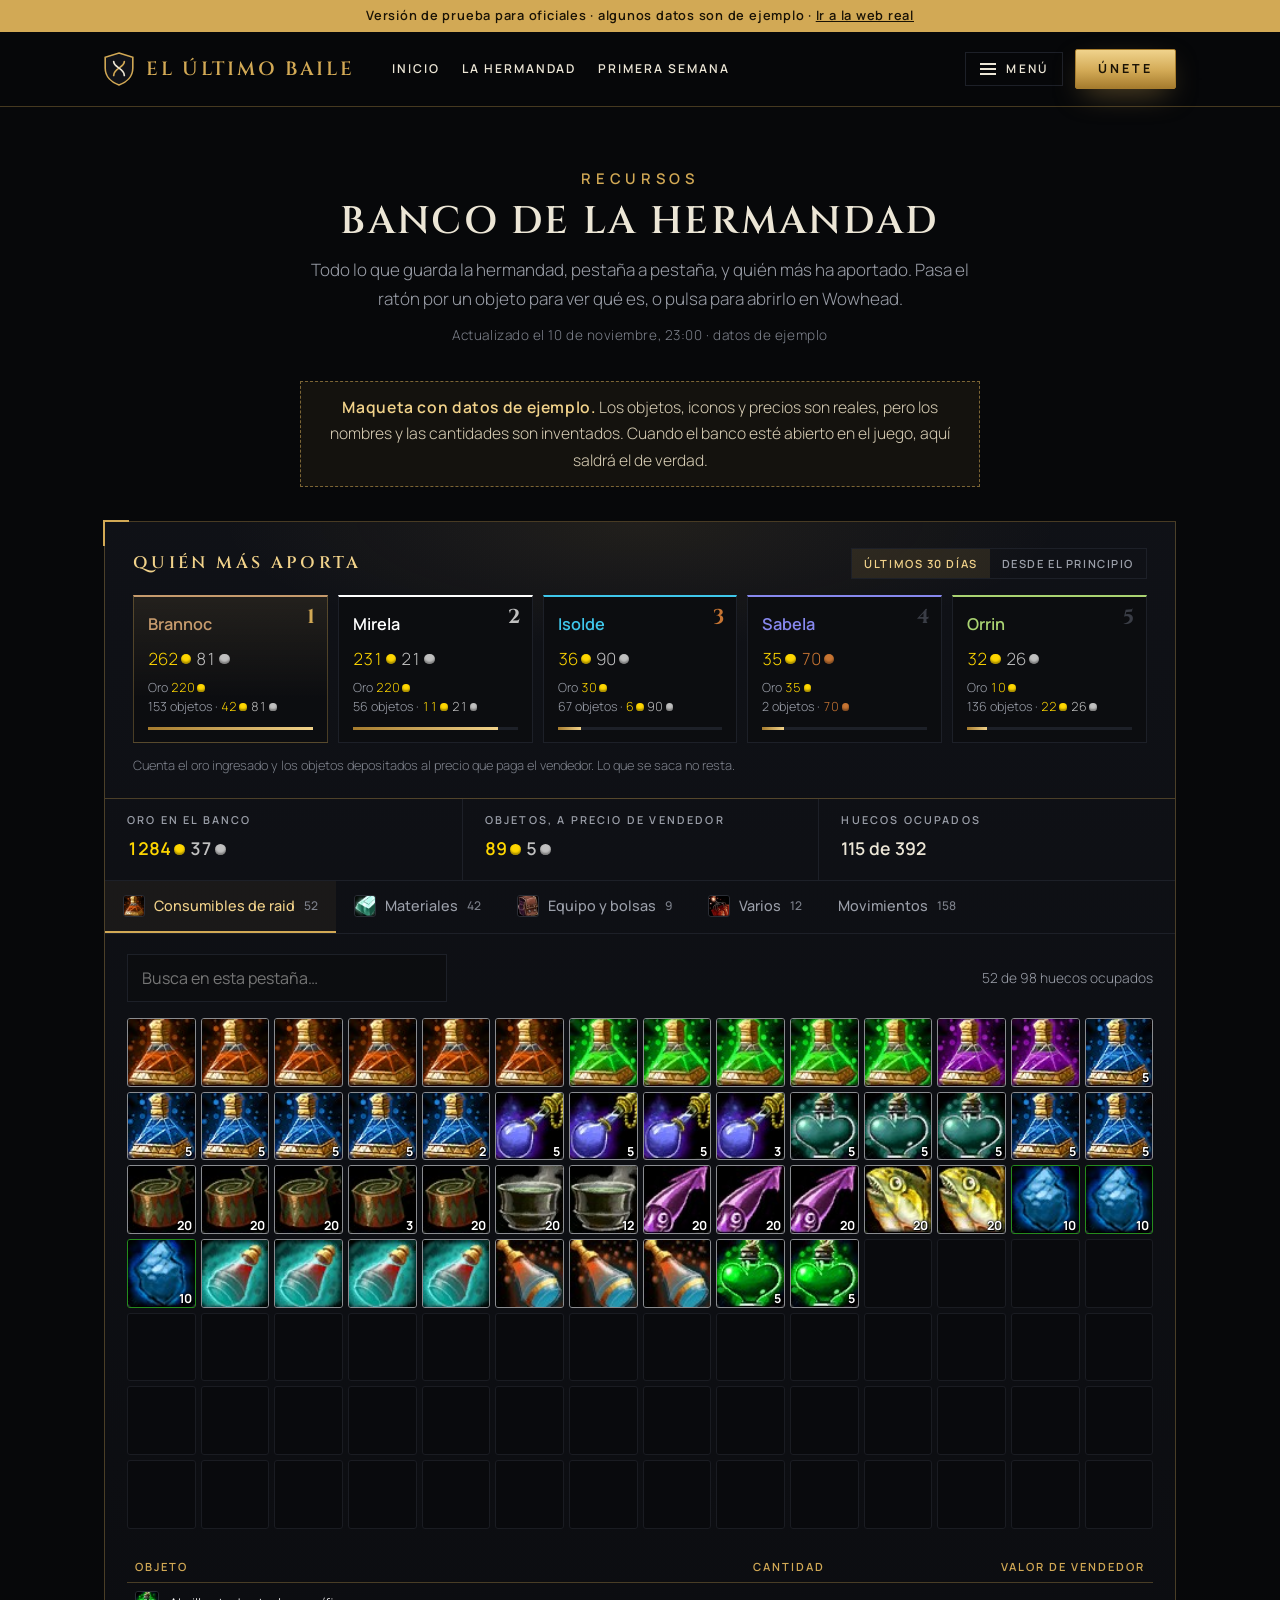
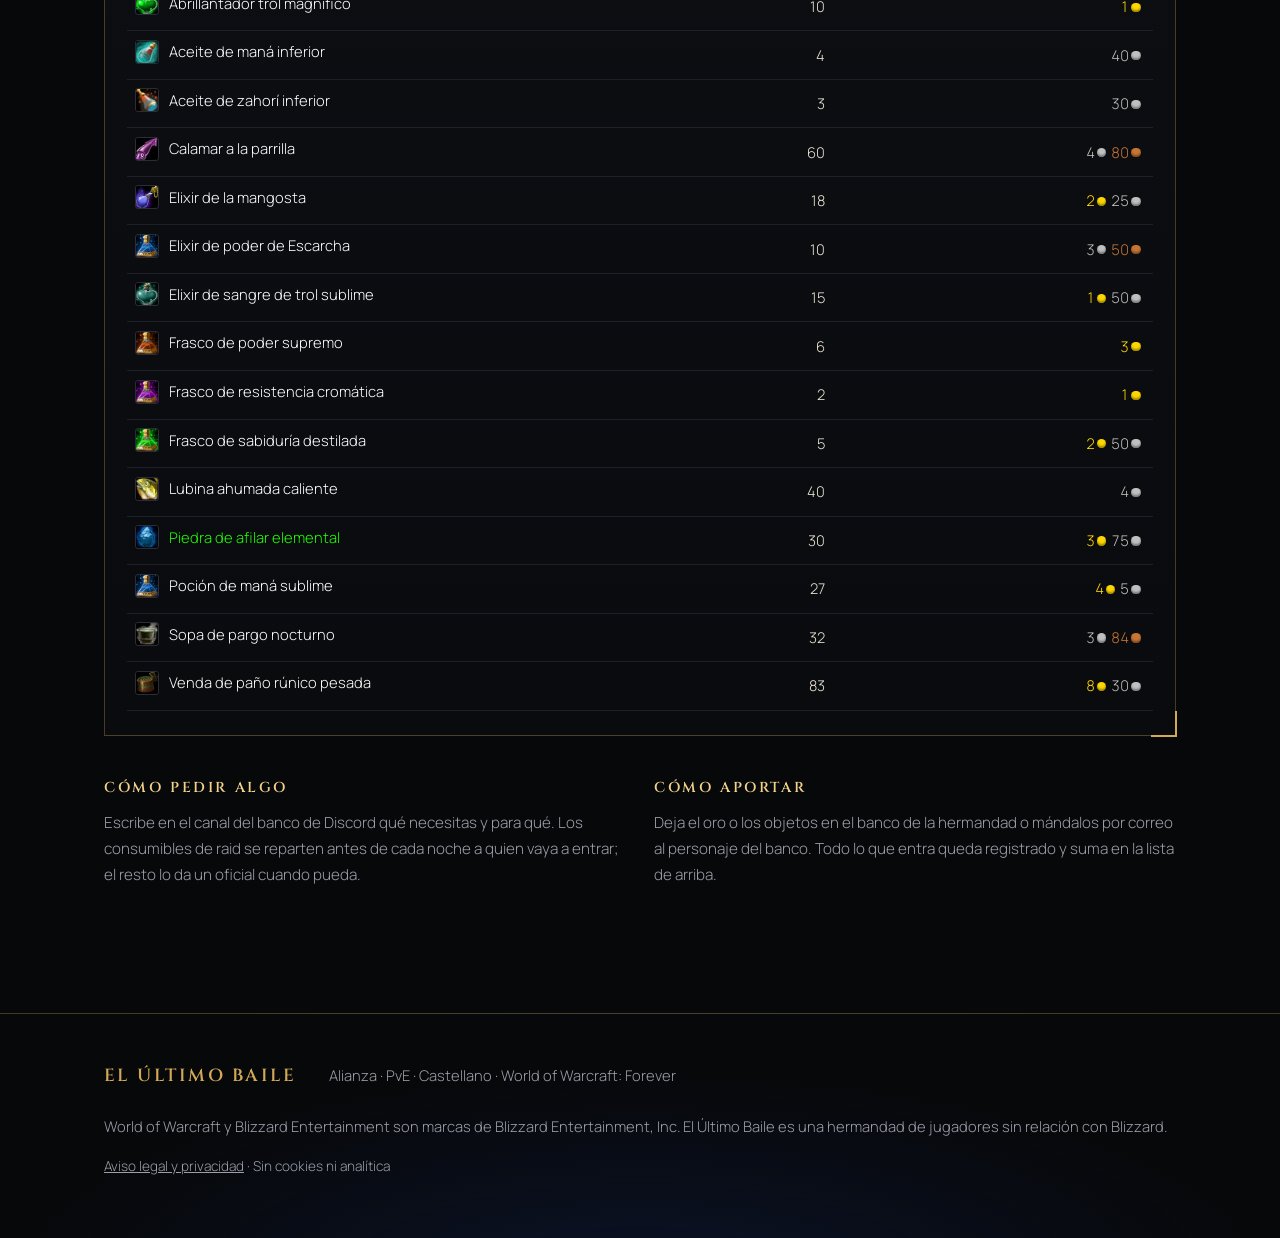
<file: prueba/banco.html>
<!DOCTYPE html>
<html lang="es">
<head>
<meta charset="utf-8">
<meta name="viewport" content="width=device-width, initial-scale=1">
<!-- Quitar el día del lanzamiento público (5 nov 2026) -->
<meta name="robots" content="noindex, nofollow">
<meta name="theme-color" content="#07080a">
<meta name="color-scheme" content="dark">
<title>Banco · El Último Baile</title>
<link rel="preload" href="../fonts/manrope.woff" as="font" type="font/woff" crossorigin>
<link rel="preload" href="../fonts/cinzel.woff" as="font" type="font/woff" crossorigin>
<link rel="stylesheet" href="comun/menu.css">
<link rel="stylesheet" href="comun/recetas.css">
<style>
  /* Fuentes servidas desde la propia web (licencia SIL OFL, ver fonts/). Sin peticiones a Google. */
  @font-face{font-family:"Cinzel";src:url("../fonts/cinzel.woff") format("woff");font-weight:400 900;font-style:normal;font-display:swap}
  @font-face{font-family:"Manrope";src:url("../fonts/manrope.woff") format("woff");font-weight:200 800;font-style:normal;font-display:swap}
  :root{
    --fondo:#07080a;
    --panel:#0c0d10;
    --panel-2:#101218;
    --linea:#1d2028;
    --filete:rgba(201,162,82,.32);   /* líneas doradas finas */
    --texto:#ece6d6;
    --suave:#9b9fa9;
    --oro:#d2a955;
    --oro-claro:#f1d28a;
    --oro-oscuro:#a67c2e;
    --azul-noche:#0d1a3a;
    --azul:#5b8dff;                  /* acento del escudo (ojos del dragón) */
    --radio:2px;
    --titulos:"Cinzel", Georgia, serif;
    --texto-f:"Manrope", system-ui, sans-serif;
    --anillo:"Cinzel Decorative", "Cinzel", Georgia, serif;   /* capitales ornamentadas */
  }
  *{box-sizing:border-box}
  [hidden]{display:none !important}
  html{scroll-behavior:smooth;scroll-padding-top:120px}
  body{margin:0;background:var(--fondo);color:var(--texto);font:300 1.0625rem/1.7 var(--texto-f)}
  a{color:var(--oro-claro)}
  a:focus-visible,.boton:focus-visible{outline:2px solid var(--oro);outline-offset:3px}
  .envoltura{max-width:1120px;margin:0 auto;padding:0 24px}
  h1,h2,h3,h4{margin:0;font-weight:600}
  p{margin:0 0 1em}
  strong{font-weight:600;color:var(--texto)}

  /* Piezas comunes */
  .etiqueta{display:block;font:600 .92rem/1 var(--texto-f);letter-spacing:.32em;text-transform:uppercase;color:var(--oro);margin-bottom:14px}
  h2{font-family:var(--titulos);font-size:clamp(1.45rem,2.9vw,2.15rem);line-height:1.15;letter-spacing:.06em;text-transform:uppercase;color:var(--texto)}
  h3{font-family:var(--titulos);font-size:1.05rem;letter-spacing:.18em;text-transform:uppercase;color:var(--oro-claro)}
  .entradilla{color:var(--suave);max-width:62ch;margin:20px auto 0;font-size:1.12rem;text-wrap:balance}
  .cabecera-seccion{text-align:center;margin-bottom:44px}
  .boton{display:inline-flex;align-items:center;justify-content:center;font:700 .82rem/1 var(--texto-f);letter-spacing:.24em;text-transform:uppercase;text-decoration:none;padding:18px 34px;border-radius:var(--radio);
    color:#1a1306;background:linear-gradient(180deg,#f0d38c 0%,#d2a955 55%,#a67c2e 100%);border:1px solid #a67c2e;box-shadow:0 10px 30px -10px rgba(210,169,85,.55)}
  .boton:hover{filter:brightness(1.08)}
  .boton.secundario{background:rgba(7,8,10,.6);color:var(--texto);border-color:rgba(201,162,82,.45);box-shadow:none}
  .boton.secundario:hover{border-color:var(--oro)}
  .aviso{max-width:680px;margin:22px auto 0;padding:12px 18px;border:1px dashed rgba(210,169,85,.55);background:rgba(210,169,85,.06);color:#d9cfb6;font-size:.98rem;text-align:center}
  .aviso b{color:var(--oro-claro);font-weight:600;letter-spacing:.04em}
  .provisional{display:inline-block;font:500 .72rem/1.6 var(--texto-f);letter-spacing:.08em;text-transform:none;color:var(--suave);border:1px dashed #3d404a;border-radius:99px;padding:0 10px;vertical-align:middle}

  /* Panel con esquinas doradas */
  .marco{position:relative;border:1px solid var(--filete);background:linear-gradient(180deg,rgba(16,18,24,.85),rgba(10,11,14,.85));padding:56px 64px}
  .marco::before,.marco::after{content:"";position:absolute;width:28px;height:28px;border:2px solid var(--oro)}
  .marco::before{top:-2px;left:-2px;border-right:0;border-bottom:0}
  .marco::after{bottom:-2px;right:-2px;border-left:0;border-top:0}

  /* Secciones y separador con rombo */
  .seccion{position:relative;padding:110px 0;border-top:1px solid var(--linea)}
  .seccion::before{content:"";position:absolute;top:-7px;left:50%;width:12px;height:12px;margin-left:-6px;transform:rotate(45deg);background:var(--fondo);border:1px solid var(--oro);box-shadow:0 0 10px rgba(91,141,255,.55)}

  /* Barra superior fija: marca, enlaces y botón en una fila (en móvil los enlaces bajan a una segunda fila) */

  /* Cabecera: título, línea de datos, frase y la imagen completa debajo, separada */
  .hero{position:relative;padding:28px 0 8px;overflow:hidden;text-align:center;
    background:
      radial-gradient(700px 360px at 50% 0%,rgba(210,169,85,.12),transparent 70%),
      radial-gradient(900px 420px at 50% 60%,rgba(60,100,210,.14),transparent 70%),var(--fondo)}
  /* Título solo para lectores de pantalla: el nombre va en el escudo */
  .oculto{position:absolute;width:1px;height:1px;overflow:hidden;clip:rect(0 0 0 0);white-space:nowrap}
  .hero .ficha{display:flex;align-items:center;justify-content:center;gap:22px;font:600 .8rem/1.4 var(--texto-f);letter-spacing:.3em;text-transform:uppercase;color:var(--oro);margin:28px auto 14px}
  .hero .ficha::before,.hero .ficha::after{content:"";flex:0 0 70px;height:1px;background:var(--oro)}
  .hero .lema{font:300 clamp(.95rem,1.4vw,1.1rem)/1.6 var(--texto-f);letter-spacing:.04em;color:var(--suave);margin:0 auto 24px;max-width:48ch}
  .acciones{display:flex;gap:16px;flex-wrap:wrap;justify-content:center}
  /* Escudo: fondo negro puro que se funde con la web (lighten) y la luz de arriba se difumina */
  .escudo{display:block;margin:0 auto;width:min(480px,86vw);height:auto;mix-blend-mode:lighten;
    -webkit-mask-image:linear-gradient(180deg,transparent 0%,#000 12%);mask-image:linear-gradient(180deg,transparent 0%,#000 12%)}

  /* Pilares */
  .pilares{display:grid;grid-template-columns:repeat(4,1fr);border-top:1px solid var(--filete);border-bottom:1px solid var(--filete)}
  .pilar{padding:44px 30px;text-align:center;border-left:1px solid var(--linea)}
  .pilar:first-child{border-left:0}
  .pilar .rombo{display:block;color:var(--oro);font-size:.85rem;margin-bottom:22px;text-shadow:0 0 10px rgba(91,141,255,.7)}
  .pilar h3{margin-bottom:18px}
  .pilar p{color:var(--suave);margin:0}
  /* Nosotros: la imagen de los diez, entera y sin nada encima */
  .imagen-nosotros{display:block;width:min(100%,1180px);height:auto;margin:56px auto 0;
    -webkit-mask-image:linear-gradient(180deg,transparent 0%,#000 4%,#000 95%,transparent 100%),linear-gradient(90deg,transparent 0%,#000 2.5%,#000 97.5%,transparent 100%);
            mask-image:linear-gradient(180deg,transparent 0%,#000 4%,#000 95%,transparent 100%),linear-gradient(90deg,transparent 0%,#000 2.5%,#000 97.5%,transparent 100%);
    -webkit-mask-composite:source-in;mask-composite:intersect}
  .frase{text-align:center;font-family:var(--titulos);font-size:clamp(.92rem,1.5vw,1.1rem);letter-spacing:.16em;text-transform:uppercase;color:var(--oro);padding:26px 0;border-bottom:1px solid var(--filete);margin:0}

  /* Raids */
  .dias{text-align:center;font-family:var(--titulos);font-weight:700;font-size:clamp(1.9rem,4.6vw,3.1rem);letter-spacing:.14em;line-height:1;
    background:linear-gradient(180deg,#f3d896 0%,#d2a955 50%,#9d7429 100%);-webkit-background-clip:text;background-clip:text;color:transparent}
  .horas{text-align:center;font:700 .9rem/1.6 var(--texto-f);letter-spacing:.24em;text-transform:uppercase;margin:22px 0 0}
  .horas span{color:var(--suave);font-weight:500}
  .listas{display:grid;grid-template-columns:1fr 1fr;gap:56px;margin-top:44px;padding-top:44px;border-top:1px solid var(--linea)}
  .lista h3{font-size:.95rem;margin-bottom:18px}
  .lista ul{list-style:none;margin:0;padding:0}
  .lista li{position:relative;padding:12px 0 12px 32px;border-bottom:1px solid var(--linea);font-weight:400}
  .lista li:last-child{border-bottom:0}
  .lista li::before{content:"◆";position:absolute;left:2px;top:13px;color:var(--oro);font-size:.85rem}
  .lista.no li{color:var(--suave);font-weight:300}
  .lista.no li::before{content:"◇";color:var(--suave)}
  .pie-marco{text-align:center;color:var(--suave);margin:36px 0 0;padding-top:28px;border-top:1px solid var(--linea)}

  /* Botín */
  .botin{display:grid;grid-template-columns:1fr 1.3fr;gap:64px;align-items:center}
  .destacado-botin{text-align:center;padding:40px 24px;border-top:1px solid var(--filete);border-bottom:1px solid var(--filete)}
  .destacado-botin .grande{font-family:var(--titulos);font-weight:700;font-size:clamp(2rem,4.5vw,3.2rem);letter-spacing:.06em;line-height:1.1;margin:10px 0 18px;
    background:linear-gradient(180deg,#f3d896 0%,#d2a955 50%,#9d7429 100%);-webkit-background-clip:text;background-clip:text;color:transparent}
  .destacado-botin p{color:var(--suave);font-size:.95rem;margin:0}
  .definiciones{margin:0}
  .definicion{display:grid;grid-template-columns:200px 1fr;gap:24px;padding:24px 0;border-bottom:1px solid var(--linea)}
  .definicion:last-child{border-bottom:0}
  .definicion dt{font-family:var(--titulos);font-weight:600;letter-spacing:.12em;text-transform:uppercase;color:var(--oro-claro)}
  .definicion dt small{display:block;font:600 .72rem/1.6 var(--texto-f);letter-spacing:.24em;color:var(--suave);margin-top:6px}
  .definicion dd{margin:0;color:var(--suave)}

  /* Actividad */
  .dos-col{display:grid;grid-template-columns:1fr 1fr;gap:28px}
  .bloque-titulo{font-size:.95rem;margin-bottom:16px}
  .proxima{border:1px solid var(--filete);background:var(--panel-2);padding:22px 24px}
  .proxima .fecha-grande{font-family:var(--titulos);font-size:1.5rem;letter-spacing:.06em;text-transform:capitalize;color:var(--oro-claro)}
  .proxima .detalle{color:var(--suave)}
  .etiqueta-dif{display:inline-block;font:600 .7rem/1.6 var(--texto-f);letter-spacing:.18em;text-transform:uppercase;color:var(--oro);border:1px solid var(--filete);padding:0 8px;margin-left:8px;vertical-align:middle}
  .actividad{list-style:none;margin:0;padding:0}
  .actividad li{display:grid;grid-template-columns:auto 1fr;gap:2px 18px;padding:14px 0;border-bottom:1px solid var(--linea)}
  .actividad .cuando{color:var(--suave);grid-row:span 2;font-variant-numeric:tabular-nums}
  .actividad .que{font-weight:600}
  .actividad .detalle{color:var(--suave);font-size:.95rem}
  .vacio{color:var(--suave);font-style:italic;padding:14px 0;margin:0}
  .kill{display:grid;grid-template-columns:110px 1fr;gap:16px;border:1px solid var(--linea);background:var(--panel);margin-bottom:12px}
  .kill .captura{background:repeating-linear-gradient(135deg,rgba(210,169,85,.07) 0 10px,transparent 10px 20px),var(--panel-2);display:grid;place-items:center;color:var(--suave);font-size:.75rem;text-align:center;padding:8px}
  .kill .cuerpo{padding:12px 14px 12px 0}
  .kill .jefe{font-family:var(--titulos);letter-spacing:.06em;color:#e07a5f;font-weight:600}
  .kill .meta{color:var(--suave);font-size:.9rem}
  .tabla-botin{margin-top:40px}
  .tabla-botin table{width:100%;border-collapse:collapse}
  .tabla-botin th{text-align:left;font:600 .75rem/1 var(--texto-f);letter-spacing:.22em;text-transform:uppercase;color:var(--oro);padding:14px 0;border-bottom:1px solid var(--filete)}
  .tabla-botin td{padding:12px 16px 12px 0;border-bottom:1px solid var(--linea);vertical-align:top}
  .tabla-botin td:first-child{color:var(--suave);white-space:nowrap}
  .tabla-botin td:nth-child(2){font-weight:600}

  /* Reclutamiento */
  .perfiles{max-width:1020px;margin:0 auto 56px;text-align:center;font-size:1.08rem}
  .perfiles .intro-perfiles{margin:0 auto 26px;color:var(--suave)}
  .perfil-lista{list-style:none;margin:0;padding:0;display:grid;grid-template-columns:repeat(3,1fr);gap:0;border-top:1px solid var(--filete);border-bottom:1px solid var(--filete)}
  .perfil-lista li{padding:24px 22px;border-left:1px solid var(--linea)}
  .perfil-lista li:first-child{border-left:0}
  .perfil-lista strong{display:block;font-family:var(--titulos);font-weight:600;font-size:.95rem;letter-spacing:.14em;text-transform:uppercase;color:var(--oro-claro);margin-bottom:10px}
  .perfil-lista span{color:#c9c6bd;font-size:.98rem}
  .perfil-lista b{color:var(--texto);font-weight:600}
  #reclutamiento .cabecera-seccion{margin-bottom:18px}
  #reclutamiento .entradilla{margin-top:14px}
  .dos-marco{display:grid;grid-template-columns:1fr 1fr;gap:56px}
  .dos-marco h3{margin-bottom:16px}
  .dos-marco p{color:#c9c6bd}
  .titulo-lista{text-align:center;margin:80px 0 34px;font-size:1.15rem;letter-spacing:.24em}
  .clases{display:grid;grid-template-columns:repeat(3,1fr);gap:14px;max-width:1020px;margin:0 auto}
  .clase{background:var(--panel);border:1px solid var(--linea);border-top:2px solid var(--c);padding:16px 18px 18px}
  .clase h4{margin:0;font-family:var(--titulos);font-size:1rem;letter-spacing:.16em;text-transform:uppercase;color:var(--c);display:flex;align-items:center;gap:10px}
  .clase h4 .icono{width:22px;height:22px;display:grid;place-items:center;font-size:.78rem;color:#0a0a0a;background:var(--c)}
  .clase .raya{height:1px;margin:12px 0 12px;background:linear-gradient(90deg,var(--c),transparent)}
  .specs{list-style:none;margin:0;padding:0;display:grid;grid-template-columns:1fr 1fr;gap:8px}
  .spec{display:flex;align-items:center;gap:8px;font:600 .72rem/1.2 var(--texto-f);letter-spacing:.08em;text-transform:uppercase;white-space:nowrap;padding:9px 10px;border:1px solid rgba(134,211,156,.4);color:#9fe0b2;background:rgba(134,211,156,.06)}
  .spec::before{content:"";flex:0 0 7px;height:7px;border-radius:50%;background:#86d39c;box-shadow:0 0 6px rgba(134,211,156,.7)}
  .spec.cerrada{border-color:rgba(224,96,96,.4);color:#e89a9a;background:rgba(224,96,96,.06)}
  .spec.cerrada::before{background:#e06060;box-shadow:0 0 6px rgba(224,96,96,.7)}
  .nota-lista{text-align:center;color:var(--suave);font-size:.95rem;margin-top:22px}

  /* Raiders */
  .recuento{display:flex;justify-content:center;gap:28px;flex-wrap:wrap;color:var(--suave);margin:0 0 30px}
  .recuento strong{font-family:var(--titulos);font-size:1.4rem;color:var(--oro-claro);margin-right:6px}
  .roster{display:grid;grid-template-columns:repeat(3,1fr);gap:14px;max-width:1020px;margin:0 auto}
  .grupo{background:var(--panel);border:1px solid var(--linea);border-top:2px solid var(--c);padding:16px 18px 14px}
  .grupo .raya{height:1px;margin:10px 0 6px;background:linear-gradient(90deg,var(--c),transparent)}
  .grupo h4{margin:0;font-family:var(--titulos);font-size:.95rem;letter-spacing:.14em;text-transform:uppercase;color:var(--c);display:flex;justify-content:space-between;align-items:baseline}
  .grupo h4 span{font-family:var(--texto-f);font-size:.8rem;color:var(--suave);letter-spacing:0}
  .grupo ul{list-style:none;margin:0;padding:0}
  .grupo li{display:flex;justify-content:space-between;gap:10px;padding:4px 0;font-size:.95rem;font-weight:400;border-top:1px solid var(--linea)}
  .grupo li:first-child{border-top:0}
  .grupo .nombre-pj{color:var(--c);font-weight:500}
  .grupo .rol{color:var(--suave);font-size:.78rem;letter-spacing:.06em;white-space:nowrap}

  /* Únete */
  .unete{text-align:center}
  .unete .entradilla{margin-bottom:36px}
  .discord-recuento{margin:22px 0 0;color:var(--suave);font-size:.95rem}
  .discord-recuento strong{font-family:var(--titulos);font-size:1.25rem;color:var(--oro-claro);margin-right:4px}
  .discord-recuento .punto{display:inline-block;width:8px;height:8px;border-radius:50%;background:#86d39c;box-shadow:0 0 6px rgba(134,211,156,.8);margin:0 6px 1px 18px}
  .contactos{margin-top:34px;display:flex;justify-content:center;align-items:baseline;flex-wrap:wrap;gap:8px 10px;font-size:1.05rem}
  .contactos span{font:600 .75rem/1 var(--texto-f);letter-spacing:.24em;text-transform:uppercase;color:var(--suave);margin-right:10px}
  .contactos b{font-weight:600}

  footer{border-top:1px solid var(--filete);padding:48px 0 60px;color:var(--suave);font-size:.92rem;background:radial-gradient(900px 300px at 50% 120%,rgba(13,26,58,.6),transparent 70%)}
  footer .fila{display:flex;flex-wrap:wrap;align-items:baseline;gap:12px 32px;margin-bottom:22px}
  footer .marca{font-size:1.1rem}
  footer nav{display:flex;flex-wrap:wrap;gap:12px 28px;justify-content:flex-end;margin-bottom:22px}
  footer nav a{font:600 .78rem/1 var(--texto-f);letter-spacing:.22em;text-transform:uppercase;color:var(--texto);text-decoration:none}
  footer nav a:hover{color:var(--oro-claro)}
  footer .legal{margin:16px 0 0;font-size:.85rem}
  footer .legal a{color:var(--suave)}
  footer .legal a:hover{color:var(--oro-claro)}

  @media (max-width:960px){
    .pilares{grid-template-columns:1fr 1fr}
    .pilar:nth-child(3){border-left:0}
    .pilar:nth-child(n+3){border-top:1px solid var(--linea)}
    .botin{grid-template-columns:1fr;gap:36px}
    .marco{padding:44px 32px}
  }
  @media (max-width:720px){
    .perfil-lista{grid-template-columns:1fr}
    .perfil-lista li{border-left:0;border-top:1px solid var(--linea);padding:20px 6px}
    .perfil-lista li:first-child{border-top:0}
    body{font-size:1rem}
    .seccion{padding:80px 0}
    .hero{padding:44px 0 0}
    .hero .ficha{gap:12px;letter-spacing:.2em;font-size:.68rem}
    .hero .ficha::before,.hero .ficha::after{flex-basis:20px}
    .hero .lema{margin:0 auto 24px}
    /* En móvil el nombre de la imagen se lee pequeño: se añade el logo debajo */
    .hero .ficha{margin-top:10px}
    .pilares{grid-template-columns:1fr}
    .pilar{border-left:0;border-top:1px solid var(--linea);padding:34px 8px}
    .pilar:first-child{border-top:0}
    .listas,.dos-col,.dos-marco{grid-template-columns:1fr;gap:36px}
    .marco{padding:36px 22px}
    .definicion{grid-template-columns:1fr;gap:8px}
    .clases{grid-template-columns:1fr}
    .roster{grid-template-columns:1fr;gap:10px}
    footer nav{justify-content:flex-start}
  }
  @media (prefers-reduced-motion:reduce){html{scroll-behavior:auto}}

  .pagina{padding:64px 0 110px}
  .cab-pagina{text-align:center;margin-bottom:34px}
  .cab-pagina h1{font-family:var(--titulos);font-weight:600;font-size:clamp(1.6rem,3.4vw,2.4rem);letter-spacing:.06em;text-transform:uppercase;line-height:1.15;margin:0 0 12px}
  .cab-pagina p{color:var(--suave);max-width:680px;margin:0 auto}
  .cab-pagina .fuente{margin-top:10px;font-size:.85rem;letter-spacing:.04em;color:#7d818b}
  .vacio{color:var(--suave);text-align:center;padding:26px 0;grid-column:1/-1}
  .aviso{max-width:680px;margin:0 auto 34px;padding:12px 18px;border:1px dashed rgba(210,169,85,.55);background:rgba(210,169,85,.06);color:#d9cfb6;text-align:center}
  .aviso b{color:var(--oro-claro)}
  .buscador{width:min(100%,420px);padding:12px 14px;background:var(--panel);border:1px solid var(--linea);color:var(--texto);font:400 1rem var(--texto-f)}
  .buscador:focus,.selector:focus{outline:none;border-color:var(--oro)}
  .chips{display:flex;flex-wrap:wrap;gap:8px;justify-content:center}
  .chip{font:600 .72rem/1 var(--texto-f);letter-spacing:.12em;text-transform:uppercase;padding:9px 12px;background:none;border:1px solid var(--linea);color:var(--suave);cursor:pointer}
  .chip:hover{border-color:var(--filete);color:var(--texto)}
  .chip[aria-pressed="true"]{border-color:var(--oro);color:var(--oro-claro);background:rgba(210,169,85,.08)}
  .pj{color:var(--c);font-weight:500}
  @media (max-width:720px){.pagina{padding:40px 0 70px}}
  .controles{display:flex;flex-direction:column;gap:14px;align-items:center;margin:0 auto 38px;max-width:1020px}
  .bloque-cal{max-width:1080px;margin:0 auto 46px}
  .bloque-cal>h2{font-family:var(--titulos);font-weight:600;font-size:1.05rem;letter-spacing:.18em;text-transform:uppercase;color:var(--q);margin:0 0 12px;padding-bottom:12px;border-bottom:1px solid var(--filete)}
  .bloque-cal>h2 small{color:var(--suave);letter-spacing:.08em;margin-left:6px}
  .fila-receta{display:grid;grid-template-columns:minmax(0,1.3fr) 150px minmax(0,1.4fr);gap:16px;align-items:center;padding:10px 6px;border-top:1px solid var(--linea)}
  .fila-receta .prof{color:var(--suave);font-size:.86rem}
  .fila-receta .quien{display:flex;flex-wrap:wrap;gap:4px 14px;font-size:.92rem}
  @media (max-width:720px){.fila-receta{grid-template-columns:1fr;gap:4px}}

  /* ===== Banco ===== */
  .banco{max-width:1080px;margin:0 auto}
  .marco-banco{position:relative;border:1px solid var(--filete);background:linear-gradient(180deg,rgba(16,18,24,.9),rgba(10,11,14,.9))}
  .marco-banco::before,.marco-banco::after{content:"";position:absolute;width:24px;height:24px;border:2px solid var(--oro)}
  .marco-banco::before{top:-2px;left:-2px;border-right:0;border-bottom:0}
  .marco-banco::after{bottom:-2px;right:-2px;border-left:0;border-top:0}
  .top{padding:26px 28px 22px;border-bottom:1px solid var(--filete);background:radial-gradient(600px 180px at 50% 0%,rgba(210,169,85,.09),transparent 70%)}
  .top-cab{display:flex;align-items:center;justify-content:space-between;gap:14px;flex-wrap:wrap;margin-bottom:16px}
  .top-cab h2{font-size:1.05rem;letter-spacing:.2em;color:var(--oro-claro)}
  .periodo{display:flex;border:1px solid var(--linea)}
  .periodo button{background:none;border:0;color:var(--suave);font:600 .7rem/1 var(--texto-f);letter-spacing:.14em;text-transform:uppercase;padding:9px 12px;cursor:pointer}
  .periodo button[aria-pressed="true"]{background:rgba(210,169,85,.12);color:var(--oro-claro)}
  .podio{list-style:none;margin:0;padding:0;display:grid;grid-template-columns:repeat(5,1fr);gap:10px}
  .podio li{position:relative;background:var(--panel);border:1px solid var(--linea);border-top:2px solid var(--c);padding:14px 14px 12px}
  .podio li:first-child{background:linear-gradient(180deg,rgba(210,169,85,.10),var(--panel) 70%);border-color:var(--filete);border-top-color:var(--c)}
  .podio .pos{position:absolute;top:10px;right:12px;font:700 1.25rem/1 var(--titulos);color:#3a3d46}
  .podio li:nth-child(1) .pos{color:var(--oro)}.podio li:nth-child(2) .pos{color:#c0c0c0}.podio li:nth-child(3) .pos{color:#c87533}
  .podio .nombre{display:block;color:var(--c);font-weight:600;font-size:1.02rem;margin-bottom:6px;padding-right:22px;overflow:hidden;text-overflow:ellipsis;white-space:nowrap}
  .podio .total{font-size:1.05rem}
  .podio .desglose{display:block;margin-top:6px;color:var(--suave);font-size:.78rem;line-height:1.5}
  .podio .barra-aporte{height:3px;margin-top:10px;background:var(--linea)}
  .podio .barra-aporte i{display:block;height:100%;background:linear-gradient(90deg,var(--oro-oscuro),var(--oro-claro))}
  .nota-top{margin:12px 0 0;color:#7d818b;font-size:.8rem}
  .cifras{display:grid;grid-template-columns:repeat(3,1fr);border-bottom:1px solid var(--linea)}
  .cifras div{padding:16px 22px;border-left:1px solid var(--linea)}
  .cifras div:first-child{border-left:0}
  .cifras small{display:block;font:600 .68rem/1 var(--texto-f);letter-spacing:.2em;text-transform:uppercase;color:var(--suave);margin-bottom:8px}
  .cifras b{font-weight:600;font-size:1.1rem}
  .pestanas-banco{display:flex;gap:0;overflow-x:auto;border-bottom:1px solid var(--linea);scrollbar-width:thin}
  .pestanas-banco button{flex:0 0 auto;display:flex;align-items:center;gap:9px;background:none;border:0;border-bottom:2px solid transparent;color:var(--suave);font:500 .9rem/1 var(--texto-f);padding:14px 18px;cursor:pointer;white-space:nowrap}
  .pestanas-banco button img{width:22px;height:22px;border:1px solid #2a2d35;border-radius:3px}
  .pestanas-banco button[aria-selected="true"]{color:var(--oro-claro);border-bottom-color:var(--oro);background:rgba(210,169,85,.06)}
  .pestanas-banco button:hover{color:var(--texto)}
  .pestanas-banco .n{font-size:.75rem;color:#7d818b}
  .cuerpo-banco{padding:20px 22px 24px}
  .barra-filtro{display:flex;gap:14px;align-items:center;flex-wrap:wrap;margin-bottom:16px}
  .barra-filtro .buscador{width:min(100%,320px)}
  .barra-filtro .resumen{margin-left:auto;color:var(--suave);font-size:.86rem}
  .cuadricula{display:grid;grid-template-columns:repeat(14,1fr);gap:5px}
  .cuadricula .hueco{aspect-ratio:1;border:1px solid #1a1c22;border-radius:3px;background:#090a0d}
  .cuadricula .apagado{opacity:.18}
  .lista-banco{margin-top:22px;width:100%;border-collapse:collapse;font-size:.92rem}
  .lista-banco th{text-align:left;font:600 .7rem/1 var(--texto-f);letter-spacing:.18em;text-transform:uppercase;color:var(--oro);padding:10px 8px;border-bottom:1px solid var(--filete)}
  .lista-banco td{padding:8px;border-bottom:1px solid var(--linea)}
  .lista-banco .der{text-align:right}
  .tipo{font:600 .66rem/1 var(--texto-f);letter-spacing:.14em;text-transform:uppercase;padding:4px 7px;border:1px solid}
  .tipo.entra{color:#9fe0b2;border-color:rgba(134,211,156,.4)}
  .tipo.sale{color:#e89a9a;border-color:rgba(224,96,96,.4)}
  .cuando{color:var(--suave);white-space:nowrap;font-variant-numeric:tabular-nums}
  .ayuda-banco{display:grid;grid-template-columns:1fr 1fr;gap:28px;margin-top:40px}
  .ayuda-banco h3{font-size:.9rem;margin-bottom:10px}
  .ayuda-banco p{color:var(--suave);font-size:.95rem}
  .ejemplo{display:inline-block;font:700 .66rem/1 var(--texto-f);letter-spacing:.16em;text-transform:uppercase;color:#1a1306;background:var(--oro);padding:4px 7px;margin-left:8px;vertical-align:middle}
  @media (max-width:960px){.podio{grid-template-columns:repeat(3,1fr)}.cuadricula{grid-template-columns:repeat(10,1fr)}}
  @media (max-width:720px){
    .top{padding:20px 16px}.cuerpo-banco{padding:16px 12px 20px}
    .podio{grid-template-columns:1fr 1fr}.podio li:first-child{grid-column:1/-1}
    .cifras{grid-template-columns:1fr}.cifras div{border-left:0;border-top:1px solid var(--linea);padding:12px 16px}.cifras div:first-child{border-top:0}
    .cuadricula{grid-template-columns:repeat(7,1fr);gap:4px}
    .ayuda-banco{grid-template-columns:1fr}
    .lista-banco .ocultar-movil{display:none}
  }
</style>
</head>
<body>
<div style="position:sticky;top:0;z-index:70;background:#d2a955;color:#1a1306;text-align:center;font:600 .8rem/1.4 Manrope,system-ui,sans-serif;letter-spacing:.06em;padding:7px 12px">Versión de prueba para oficiales · algunos datos son de ejemplo · <a href="https://lastdance.cp-0.es/" style="color:#1a1306">Ir a la web real</a></div>
<header class="barra">
  <div class="envoltura fila1">
    <a class="marca" href="./#inicio">
      <svg width="30" height="34" viewBox="0 0 28 32" aria-hidden="true">
        <path d="M14 1 L27 5 V15 C27 23 21 28.5 14 31 C7 28.5 1 23 1 15 V5 Z" fill="#101218" stroke="#D2A955" stroke-width="1.5"/>
        <path d="M9 22 C9 15 19 15 19 9" stroke="#D2A955" stroke-width="1.6" fill="none" stroke-linecap="round"/>
        <path d="M19 22 C19 15 9 15 9 9" stroke="#ECE6D6" stroke-width="1.6" fill="none" stroke-linecap="round"/>
      </svg>
      El Último Baile
    </a>
    <ul class="rapidos">
      <li><a class="enlace-menu" href="./#inicio">Inicio</a></li>
      <li><a class="enlace-menu" href="./#hermandad">La hermandad</a></li>
      <li><a class="enlace-menu" href="primera-semana.html">Primera semana</a></li>
    </ul>
    <button class="menu-movil" type="button" aria-expanded="false" aria-controls="menu-principal"><span class="rayas" aria-hidden="true"></span><span class="texto-menu">Menú</span></button>
    <nav id="menu-principal" aria-label="Principal">
      <ul class="menu">
        <li class="item-menu fijo"><a class="enlace-menu" href="./#inicio">Inicio</a></li>
        <li class="item-menu fijo"><a class="enlace-menu" href="./#hermandad">La hermandad</a></li>
        <li class="grupo-menu">
          <button class="titulo-menu" type="button" aria-expanded="false" aria-controls="sub-2">Raid</button>
          <ul class="submenu" id="sub-2">
            <li><a href="./#raids"><span class="t">Noches de raid</span><span class="d">Horario y lo que pedimos</span></a></li>
            <li><a href="loot.html"><span class="t">Loot <span class="etiqueta-menu">Propuesta</span></span><span class="d">Cómo se reparte el botín y la tabla de prioridad</span></a></li>
            <li><a href="./#actividad"><span class="t">Actividad</span><span class="d">Próxima raid y últimas noches</span></a></li>
            <li><a href="./#raiders"><span class="t">Raiders</span><span class="d">El roster actual, por clase</span></a></li>
          </ul>
        </li>
        <li class="item-menu"><a class="enlace-menu" href="./#reclutamiento">Reclutamiento</a></li>
        <li class="item-menu fijo"><a class="enlace-menu" href="primera-semana.html">Primera semana</a></li>
        <li class="grupo-menu">
          <button class="titulo-menu" type="button" aria-expanded="false" aria-controls="sub-5">Recursos</button>
          <ul class="submenu" id="sub-5">
            <li><a href="profesiones.html"><span class="t">Profesiones <span class="etiqueta-menu">Nuevo</span></span><span class="d">Quién sabe hacer qué, y las recetas raras y épicas</span></a></li>
            <li><a href="banco.html"><span class="t">Banco <span class="etiqueta-menu">En construcción</span></span><span class="d">Lo que guarda la hermandad y cómo pedirlo</span></a></li>
          </ul>
        </li>
      </ul>
    </nav>
    <a class="boton" href="https://discord.gg/mdKr9CPTTM" rel="noopener">Únete</a>
  </div>
</header>

<main class="pagina">
  <div class="envoltura">
    <div class="cab-pagina">
      <span class="etiqueta">Recursos</span>
      <h1>Banco de la hermandad</h1>
      <p>Todo lo que guarda la hermandad, pestaña a pestaña, y quién más ha aportado. Pasa el ratón por un objeto para ver qué es, o pulsa para abrirlo en Wowhead.</p>
      <p class="fuente" id="fuente" hidden></p>
    </div>
    <p class="aviso" id="aviso-ejemplo" hidden><b>Maqueta con datos de ejemplo.</b> Los objetos, iconos y precios son reales, pero los nombres y las cantidades son inventados. Cuando el banco esté abierto en el juego, aquí saldrá el de verdad.</p>
    <p class="aviso" id="aviso-vacio" hidden><b>Sin datos todavía.</b> El banco aparecerá aquí en cuanto un oficial suba la primera exportación.</p>

    <div class="banco" id="banco" hidden>
      <div class="marco-banco">
        <section class="top" aria-labelledby="t-top">
          <div class="top-cab">
            <h2 id="t-top">Quién más aporta</h2>
            <div class="periodo" role="group" aria-label="Periodo">
              <button type="button" data-dias="30" aria-pressed="true">Últimos 30 días</button>
              <button type="button" data-dias="0" aria-pressed="false">Desde el principio</button>
            </div>
          </div>
          <ol class="podio" id="podio"></ol>
          <p class="nota-top">Cuenta el oro ingresado y los objetos depositados al precio que paga el vendedor. Lo que se saca no resta.</p>
        </section>
        <div class="cifras">
          <div><small>Oro en el banco</small><b id="c-oro"></b></div>
          <div><small>Objetos, a precio de vendedor</small><b id="c-valor"></b></div>
          <div><small>Huecos ocupados</small><b id="c-huecos"></b></div>
        </div>
        <div class="pestanas-banco" id="pestanas" role="tablist" aria-label="Pestañas del banco"></div>
        <div class="cuerpo-banco" id="cuerpo"></div>
      </div>

      <div class="ayuda-banco">
        <div>
          <h3>Cómo pedir algo</h3>
          <p>Escribe en el canal del banco de Discord qué necesitas y para qué. Los consumibles de raid se reparten antes de cada noche a quien vaya a entrar; el resto lo da un oficial cuando pueda.</p>
        </div>
        <div>
          <h3>Cómo aportar</h3>
          <p>Deja el oro o los objetos en el banco de la hermandad o mándalos por correo al personaje del banco. Todo lo que entra queda registrado y suma en la lista de arriba.</p>
        </div>
      </div>
    </div>
  </div>
</main>

<footer>
  <div class="envoltura">
    <div class="fila"><span class="marca">El Último Baile</span><span>Alianza · PvE · Castellano · World of Warcraft: Forever</span></div>
    <div>World of Warcraft y Blizzard Entertainment son marcas de Blizzard Entertainment, Inc. El Último Baile es una hermandad de jugadores sin relación con Blizzard.</div>
    <p class="legal"><a href="../aviso-legal.html">Aviso legal y privacidad</a> · Sin cookies ni analítica</p>
  </div>
</footer>
<script>window.BASE_ICONOS = "../img/iconos/";</script>
<script src="comun/recetas.js"></script>
<script>
(function () {
  "use strict";
  const CLASES = { warrior: "#C69B6D", paladin: "#F48CBA", hunter: "#AAD372", rogue: "#FFF468", priest: "#FFFFFF", shaman: "#3D9BFF", mage: "#3FC7EB", warlock: "#8788EE", druid: "#FF7C0A" };
  const el = (t, c, x) => { const e = document.createElement(t); if (c) e.className = c; if (x !== undefined) e.textContent = x; return e; };
  const norm = t => String(t || "").toLowerCase().normalize("NFD").replace(/[\u0300-\u036f]/g, "");
  const $ = id => document.getElementById(id);
  // Dinero en cobre -> "12 oro 3 plata 40 cobre" con las monedas de colores
  function dinero(c, corto) {
    const s = el("span", "dinero"); c = Math.round(c || 0);
    const g = Math.floor(c / 10000), p = Math.floor(c / 100) % 100, k = c % 100;
    const partes = [["oro", g], ["plata", p], ["cobre", k]].filter(([, v], i) => v || (i === 0 && !c));
    (corto ? partes.slice(0, 2) : partes).forEach(([n, v]) => { const x = el("span", n, v.toLocaleString("es-ES")); x.title = n; s.append(x); });
    if (!s.childNodes.length) s.append(el("span", "cobre", "0"));
    return s;
  }
  const fecha = iso => new Date(iso).toLocaleString("es-ES", { day: "numeric", month: "short", hour: "2-digit", minute: "2-digit" });
  let B = null, dias = 30, actual = 0;
  const objeto = id => { const o = B.objetos[String(id)]; return o ? { n: o.n, q: o.q, ico: o.ico, obj: o.obj } : { n: "Objeto " + id, q: "common", obj: { id: id } }; };
  const valor = e => e.oro ? e.oro : (e.id && B.objetos[String(e.id)] ? B.objetos[String(e.id)].venta * (e.cant || 1) : 0);

  function podio() {
    const desde = dias ? Date.now() - dias * 864e5 : 0;
    const ref = B.ejemplo ? new Date(B.actualizado).getTime() : Date.now();
    const lim = dias ? ref - dias * 864e5 : 0;
    const suma = {};
    B.registro.filter(e => e.tipo === "deposito" && new Date(e.t).getTime() >= lim).forEach(e => {
      const s = suma[e.pj] || (suma[e.pj] = { pj: e.pj, clase: e.clase, oro: 0, obj: 0, n: 0 });
      if (e.oro) s.oro += e.oro; else { s.obj += valor(e); s.n += e.cant || 1; }
    });
    const top = Object.values(suma).map(s => ({ ...s, total: s.oro + s.obj })).sort((a, b) => b.total - a.total).slice(0, 5);
    const max = top.length ? top[0].total : 1;
    $("podio").replaceChildren(...(top.length ? top.map((s, i) => {
      const li = el("li"); li.style.setProperty("--c", CLASES[s.clase] || "#ece6d6");
      const d = el("span", "desglose"); d.append("Oro ", dinero(s.oro, true), el("br"), s.n + " objetos · ", dinero(s.obj, true));
      const b = el("div", "barra-aporte"); const i2 = el("i"); i2.style.width = Math.max(4, s.total / max * 100) + "%"; b.append(i2);
      const t = el("div", "total"); t.append(dinero(s.total, true));
      li.append(el("span", "pos", String(i + 1)), el("span", "nombre", s.pj), t, d, b);
      return li;
    }) : [el("li", "vacio", "Nadie ha aportado en este periodo.")]));
    void desde;
  }
  function cifras() {
    $("c-oro").replaceChildren(dinero(B.oro, true));
    let v = 0, h = 0;
    B.pestanas.forEach(p => p.huecos.forEach(x => { v += (B.objetos[String(x.id)] || { venta: 0 }).venta * x.cant; h++; }));
    $("c-valor").replaceChildren(dinero(v, true));
    $("c-huecos").textContent = h + " de " + B.pestanas.length * 98;
  }
  function pestanas() {
    const lista = [...B.pestanas.map((p, i) => ({ i, nombre: p.nombre, ico: p.ico, n: p.huecos.length })), { i: -1, nombre: "Movimientos", n: B.registro.length }];
    $("pestanas").replaceChildren(...lista.map(p => {
      const b = el("button"); b.type = "button"; b.setAttribute("role", "tab"); b.setAttribute("aria-selected", String(p.i === actual));
      if (p.ico) { const im = el("img"); im.src = (window.BASE_ICONOS || "../img/iconos/") + p.ico + ".jpg"; im.alt = ""; b.append(im); }
      b.append(el("span", "", p.nombre), el("span", "n", String(p.n)));
      b.addEventListener("click", () => { actual = p.i; pestanas(); cuerpo(); });
      return b;
    }));
  }
  function cuerpo() {
    const c = $("cuerpo");
    if (actual === -1) return movimientos(c);
    const p = B.pestanas[actual];
    const f = el("div", "barra-filtro");
    const bus = el("input", "buscador"); bus.type = "search"; bus.placeholder = "Busca en esta pestaña…"; bus.autocomplete = "off";
    const res = el("span", "resumen");
    f.append(bus, res);
    const g = el("div", "cuadricula");
    const huecos = p.huecos.map(x => { const d = el("div"); d.append(enlaceReceta(objeto(x.id), { icono: true, cantidad: x.cant })); d._n = norm(objeto(x.id).n); return d; });
    for (let i = huecos.length; i < 98; i++) huecos.push(el("div", "hueco"));
    g.append(...huecos);
    // Lista: cada objeto una vez, con el total y su valor
    const tot = {};
    p.huecos.forEach(x => { tot[x.id] = (tot[x.id] || 0) + x.cant; });
    const tabla = el("table", "lista-banco");
    const th = el("tr"); th.append(el("th", "", "Objeto"), el("th", "der", "Cantidad"), el("th", "der ocultar-movil", "Valor de vendedor"));
    const tb = el("tbody");
    const filas = Object.entries(tot).sort((a, b) => objeto(a[0]).n.localeCompare(objeto(b[0]).n, "es")).map(([id, n]) => {
      const tr = el("tr"); const t1 = el("td"); t1.append(enlaceReceta(objeto(id)));
      const t3 = el("td", "der ocultar-movil"); t3.append(dinero((B.objetos[id] || { venta: 0 }).venta * n, true));
      tr.append(t1, el("td", "der", String(n)), t3); tr._n = norm(objeto(id).n); tb.append(tr); return tr;
    });
    const thead = el("thead"); thead.append(th); tabla.append(thead, tb);
    const filtra = () => {
      const q = norm(bus.value); let n = 0;
      huecos.forEach(d => { if (d._n !== undefined) { const ok = !q || d._n.includes(q); d.classList.toggle("apagado", !ok); if (ok) n++; } });
      filas.forEach(tr => { tr.hidden = !!q && !tr._n.includes(q); });
      res.textContent = (q ? n + " huecos coinciden · " : "") + p.huecos.length + " de 98 huecos ocupados";
    };
    bus.addEventListener("input", filtra);
    c.replaceChildren(f, g, tabla); filtra();
  }
  function movimientos(c) {
    const f = el("div", "barra-filtro");
    const bus = el("input", "buscador"); bus.type = "search"; bus.placeholder = "Busca por personaje u objeto…"; bus.autocomplete = "off";
    const res = el("span", "resumen"); f.append(bus, res);
    const tabla = el("table", "lista-banco");
    const th = el("tr"); th.append(el("th", "", "Cuándo"), el("th", "", "Quién"), el("th", "", ""), el("th", "", "Qué"), el("th", "der ocultar-movil", "Valor"));
    const thead = el("thead"); thead.append(th);
    const tb = el("tbody");
    const filas = B.registro.slice(0, 200).map(e => {
      const tr = el("tr");
      const q = el("td");
      if (e.oro) q.append(dinero(e.oro)); else { q.append(enlaceReceta(objeto(e.id))); if ((e.cant || 1) > 1) q.append(" ×" + e.cant); }
      const pj = el("td", "pj", e.pj); pj.style.setProperty("--c", CLASES[e.clase] || "#ece6d6");
      const t = el("td"); t.append(el("span", "tipo " + (e.tipo === "deposito" ? "entra" : "sale"), e.tipo === "deposito" ? "Aporta" : "Saca"));
      const v = el("td", "der ocultar-movil"); v.append(dinero(valor(e), true));
      tr.append(el("td", "cuando", fecha(e.t)), pj, t, q, v);
      tr._n = norm(e.pj + " " + (e.oro ? "oro" : objeto(e.id).n));
      tb.append(tr); return tr;
    });
    tabla.append(thead, tb);
    const filtra = () => { const q = norm(bus.value); let n = 0; filas.forEach(tr => { const ok = !q || tr._n.includes(q); tr.hidden = !ok; if (ok) n++; }); res.textContent = n + " movimientos"; };
    bus.addEventListener("input", filtra);
    c.replaceChildren(f, tabla); filtra();
  }
  document.querySelectorAll(".periodo button").forEach(b => b.addEventListener("click", () => {
    dias = Number(b.dataset.dias);
    document.querySelectorAll(".periodo button").forEach(x => x.setAttribute("aria-pressed", String(x === b)));
    podio();
  }));
  fetch("banco.json", { cache: "no-cache" }).then(r => r.ok ? r.json() : null).catch(() => null).then(d => {
    if (!d || !Array.isArray(d.pestanas)) { $("aviso-vacio").hidden = false; return; }
    B = d;
    $("aviso-ejemplo").hidden = !d.ejemplo;
    const f = $("fuente"); f.textContent = "Actualizado el " + new Date(d.actualizado).toLocaleString("es-ES", { day: "numeric", month: "long", hour: "2-digit", minute: "2-digit" }) + (d.ejemplo ? " · datos de ejemplo" : ""); f.hidden = false;
    $("banco").hidden = false;
    podio(); cifras(); pestanas(); cuerpo();
  });
})();
</script>
<script src="comun/menu.js" defer></script>
</body>
</html>
</file>
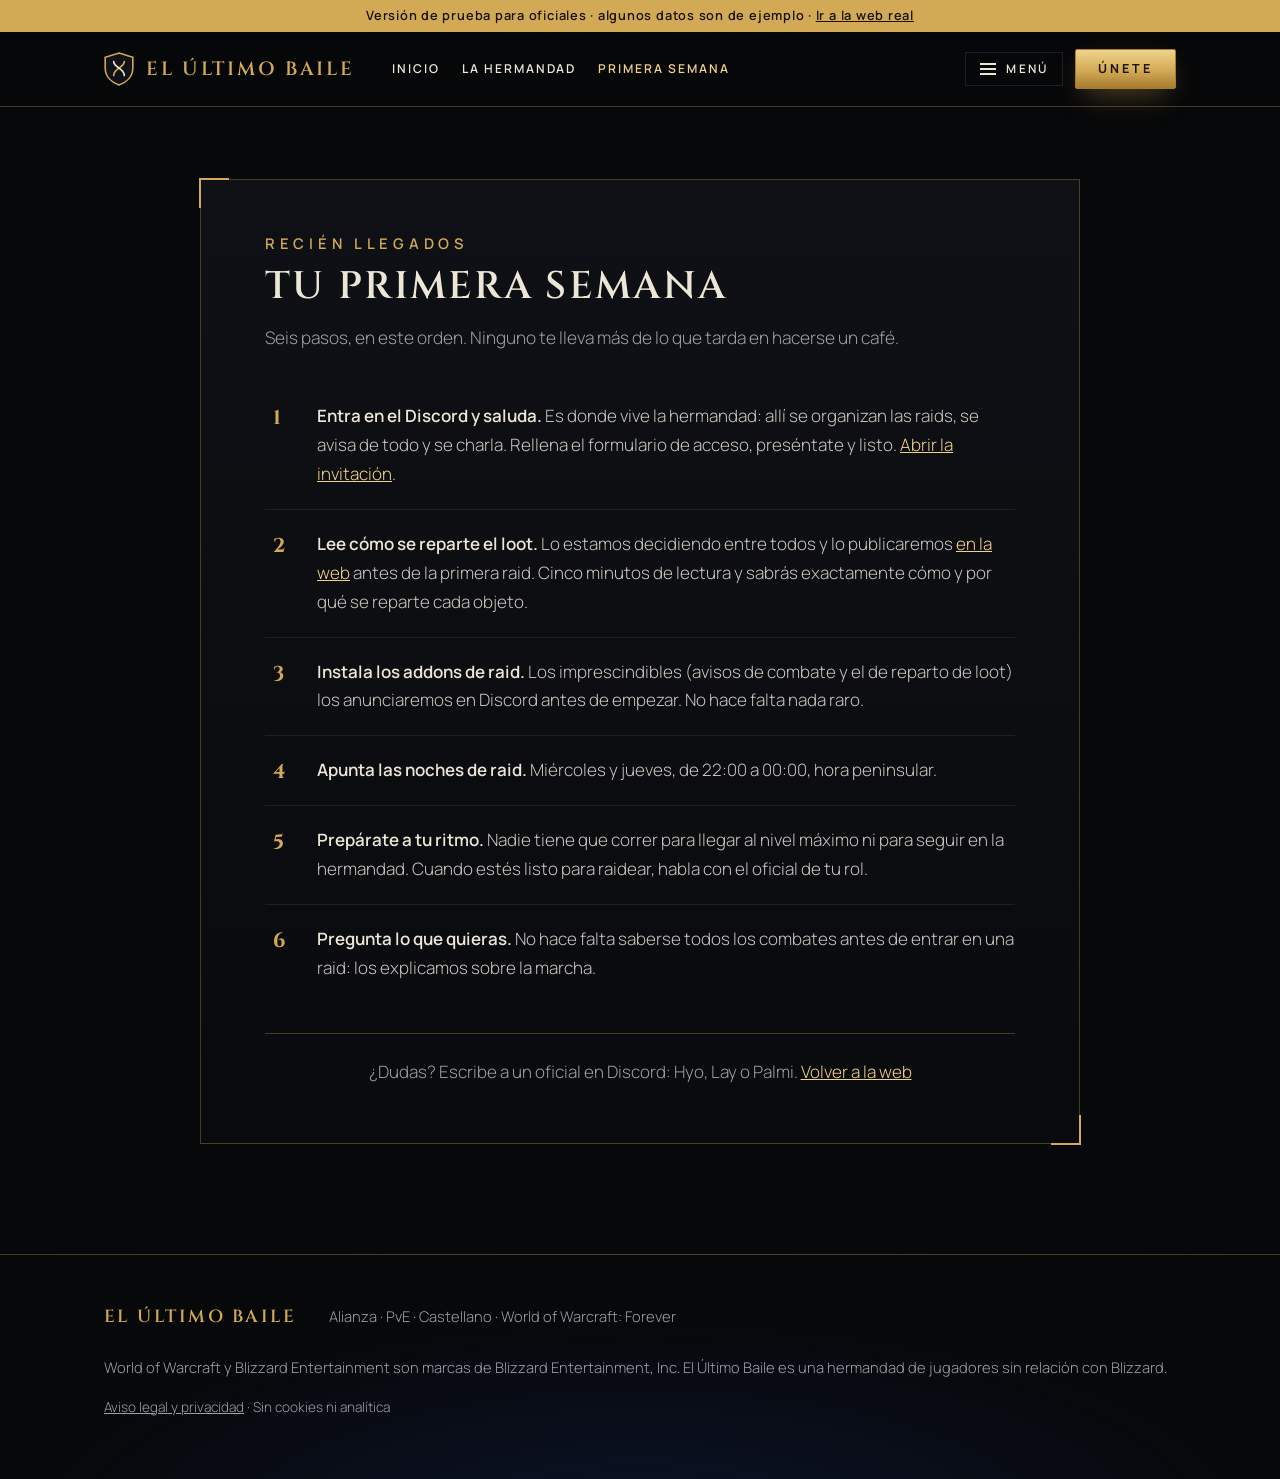
<file: prueba/primera-semana.html>
<!DOCTYPE html>
<html lang="es">
<head>
<meta charset="utf-8">
<meta name="viewport" content="width=device-width, initial-scale=1">
<!-- Quitar el día del lanzamiento público (5 nov 2026) -->
<meta name="robots" content="noindex, nofollow">
<meta name="theme-color" content="#07080a">
<meta name="color-scheme" content="dark">
<title>Tu primera semana · El Último Baile</title>
<link rel="preload" href="../fonts/manrope.woff" as="font" type="font/woff" crossorigin>
<link rel="preload" href="../fonts/cinzel.woff" as="font" type="font/woff" crossorigin>
<link rel="stylesheet" href="comun/menu.css">
<style>
  /* Fuentes servidas desde la propia web (licencia SIL OFL, ver fonts/). Sin peticiones a Google. */
  @font-face{font-family:"Cinzel";src:url("../fonts/cinzel.woff") format("woff");font-weight:400 900;font-style:normal;font-display:swap}
  @font-face{font-family:"Manrope";src:url("../fonts/manrope.woff") format("woff");font-weight:200 800;font-style:normal;font-display:swap}
  :root{
    --fondo:#07080a;
    --panel:#0c0d10;
    --panel-2:#101218;
    --linea:#1d2028;
    --filete:rgba(201,162,82,.32);   /* líneas doradas finas */
    --texto:#ece6d6;
    --suave:#9b9fa9;
    --oro:#d2a955;
    --oro-claro:#f1d28a;
    --oro-oscuro:#a67c2e;
    --azul-noche:#0d1a3a;
    --azul:#5b8dff;                  /* acento del escudo (ojos del dragón) */
    --radio:2px;
    --titulos:"Cinzel", Georgia, serif;
    --texto-f:"Manrope", system-ui, sans-serif;
    --anillo:"Cinzel Decorative", "Cinzel", Georgia, serif;   /* capitales ornamentadas */
  }
  *{box-sizing:border-box}
  [hidden]{display:none !important}
  html{scroll-behavior:smooth;scroll-padding-top:120px}
  body{margin:0;background:var(--fondo);color:var(--texto);font:300 1.0625rem/1.7 var(--texto-f)}
  a{color:var(--oro-claro)}
  a:focus-visible,.boton:focus-visible{outline:2px solid var(--oro);outline-offset:3px}
  .envoltura{max-width:1120px;margin:0 auto;padding:0 24px}
  h1,h2,h3,h4{margin:0;font-weight:600}
  p{margin:0 0 1em}
  strong{font-weight:600;color:var(--texto)}

  /* Piezas comunes */
  .etiqueta{display:block;font:600 .92rem/1 var(--texto-f);letter-spacing:.32em;text-transform:uppercase;color:var(--oro);margin-bottom:14px}
  h2{font-family:var(--titulos);font-size:clamp(1.45rem,2.9vw,2.15rem);line-height:1.15;letter-spacing:.06em;text-transform:uppercase;color:var(--texto)}
  h3{font-family:var(--titulos);font-size:1.05rem;letter-spacing:.18em;text-transform:uppercase;color:var(--oro-claro)}
  .entradilla{color:var(--suave);max-width:62ch;margin:20px auto 0;font-size:1.12rem;text-wrap:balance}
  .cabecera-seccion{text-align:center;margin-bottom:44px}
  .boton{display:inline-flex;align-items:center;justify-content:center;font:700 .82rem/1 var(--texto-f);letter-spacing:.24em;text-transform:uppercase;text-decoration:none;padding:18px 34px;border-radius:var(--radio);
    color:#1a1306;background:linear-gradient(180deg,#f0d38c 0%,#d2a955 55%,#a67c2e 100%);border:1px solid #a67c2e;box-shadow:0 10px 30px -10px rgba(210,169,85,.55)}
  .boton:hover{filter:brightness(1.08)}
  .boton.secundario{background:rgba(7,8,10,.6);color:var(--texto);border-color:rgba(201,162,82,.45);box-shadow:none}
  .boton.secundario:hover{border-color:var(--oro)}
  .aviso{max-width:680px;margin:22px auto 0;padding:12px 18px;border:1px dashed rgba(210,169,85,.55);background:rgba(210,169,85,.06);color:#d9cfb6;font-size:.98rem;text-align:center}
  .aviso b{color:var(--oro-claro);font-weight:600;letter-spacing:.04em}
  .provisional{display:inline-block;font:500 .72rem/1.6 var(--texto-f);letter-spacing:.08em;text-transform:none;color:var(--suave);border:1px dashed #3d404a;border-radius:99px;padding:0 10px;vertical-align:middle}

  /* Panel con esquinas doradas */
  .marco{position:relative;border:1px solid var(--filete);background:linear-gradient(180deg,rgba(16,18,24,.85),rgba(10,11,14,.85));padding:56px 64px}
  .marco::before,.marco::after{content:"";position:absolute;width:28px;height:28px;border:2px solid var(--oro)}
  .marco::before{top:-2px;left:-2px;border-right:0;border-bottom:0}
  .marco::after{bottom:-2px;right:-2px;border-left:0;border-top:0}

  /* Secciones y separador con rombo */
  .seccion{position:relative;padding:110px 0;border-top:1px solid var(--linea)}
  .seccion::before{content:"";position:absolute;top:-7px;left:50%;width:12px;height:12px;margin-left:-6px;transform:rotate(45deg);background:var(--fondo);border:1px solid var(--oro);box-shadow:0 0 10px rgba(91,141,255,.55)}

  /* Barra superior fija: marca, enlaces y botón en una fila (en móvil los enlaces bajan a una segunda fila) */

  /* Cabecera: título, línea de datos, frase y la imagen completa debajo, separada */
  .hero{position:relative;padding:28px 0 8px;overflow:hidden;text-align:center;
    background:
      radial-gradient(700px 360px at 50% 0%,rgba(210,169,85,.12),transparent 70%),
      radial-gradient(900px 420px at 50% 60%,rgba(60,100,210,.14),transparent 70%),var(--fondo)}
  /* Título solo para lectores de pantalla: el nombre va en el escudo */
  .oculto{position:absolute;width:1px;height:1px;overflow:hidden;clip:rect(0 0 0 0);white-space:nowrap}
  .hero .ficha{display:flex;align-items:center;justify-content:center;gap:22px;font:600 .8rem/1.4 var(--texto-f);letter-spacing:.3em;text-transform:uppercase;color:var(--oro);margin:28px auto 14px}
  .hero .ficha::before,.hero .ficha::after{content:"";flex:0 0 70px;height:1px;background:var(--oro)}
  .hero .lema{font:300 clamp(.95rem,1.4vw,1.1rem)/1.6 var(--texto-f);letter-spacing:.04em;color:var(--suave);margin:0 auto 24px;max-width:48ch}
  .acciones{display:flex;gap:16px;flex-wrap:wrap;justify-content:center}
  /* Escudo: fondo negro puro que se funde con la web (lighten) y la luz de arriba se difumina */
  .escudo{display:block;margin:0 auto;width:min(480px,86vw);height:auto;mix-blend-mode:lighten;
    -webkit-mask-image:linear-gradient(180deg,transparent 0%,#000 12%);mask-image:linear-gradient(180deg,transparent 0%,#000 12%)}

  /* Pilares */
  .pilares{display:grid;grid-template-columns:repeat(4,1fr);border-top:1px solid var(--filete);border-bottom:1px solid var(--filete)}
  .pilar{padding:44px 30px;text-align:center;border-left:1px solid var(--linea)}
  .pilar:first-child{border-left:0}
  .pilar .rombo{display:block;color:var(--oro);font-size:.85rem;margin-bottom:22px;text-shadow:0 0 10px rgba(91,141,255,.7)}
  .pilar h3{margin-bottom:18px}
  .pilar p{color:var(--suave);margin:0}
  /* Nosotros: la imagen de los diez, entera y sin nada encima */
  .imagen-nosotros{display:block;width:min(100%,1180px);height:auto;margin:56px auto 0;
    -webkit-mask-image:linear-gradient(180deg,transparent 0%,#000 4%,#000 95%,transparent 100%),linear-gradient(90deg,transparent 0%,#000 2.5%,#000 97.5%,transparent 100%);
            mask-image:linear-gradient(180deg,transparent 0%,#000 4%,#000 95%,transparent 100%),linear-gradient(90deg,transparent 0%,#000 2.5%,#000 97.5%,transparent 100%);
    -webkit-mask-composite:source-in;mask-composite:intersect}
  .frase{text-align:center;font-family:var(--titulos);font-size:clamp(.92rem,1.5vw,1.1rem);letter-spacing:.16em;text-transform:uppercase;color:var(--oro);padding:26px 0;border-bottom:1px solid var(--filete);margin:0}

  /* Raids */
  .dias{text-align:center;font-family:var(--titulos);font-weight:700;font-size:clamp(1.9rem,4.6vw,3.1rem);letter-spacing:.14em;line-height:1;
    background:linear-gradient(180deg,#f3d896 0%,#d2a955 50%,#9d7429 100%);-webkit-background-clip:text;background-clip:text;color:transparent}
  .horas{text-align:center;font:700 .9rem/1.6 var(--texto-f);letter-spacing:.24em;text-transform:uppercase;margin:22px 0 0}
  .horas span{color:var(--suave);font-weight:500}
  .listas{display:grid;grid-template-columns:1fr 1fr;gap:56px;margin-top:44px;padding-top:44px;border-top:1px solid var(--linea)}
  .lista h3{font-size:.95rem;margin-bottom:18px}
  .lista ul{list-style:none;margin:0;padding:0}
  .lista li{position:relative;padding:12px 0 12px 32px;border-bottom:1px solid var(--linea);font-weight:400}
  .lista li:last-child{border-bottom:0}
  .lista li::before{content:"◆";position:absolute;left:2px;top:13px;color:var(--oro);font-size:.85rem}
  .lista.no li{color:var(--suave);font-weight:300}
  .lista.no li::before{content:"◇";color:var(--suave)}
  .pie-marco{text-align:center;color:var(--suave);margin:36px 0 0;padding-top:28px;border-top:1px solid var(--linea)}

  /* Botín */
  .botin{display:grid;grid-template-columns:1fr 1.3fr;gap:64px;align-items:center}
  .destacado-botin{text-align:center;padding:40px 24px;border-top:1px solid var(--filete);border-bottom:1px solid var(--filete)}
  .destacado-botin .grande{font-family:var(--titulos);font-weight:700;font-size:clamp(2rem,4.5vw,3.2rem);letter-spacing:.06em;line-height:1.1;margin:10px 0 18px;
    background:linear-gradient(180deg,#f3d896 0%,#d2a955 50%,#9d7429 100%);-webkit-background-clip:text;background-clip:text;color:transparent}
  .destacado-botin p{color:var(--suave);font-size:.95rem;margin:0}
  .definiciones{margin:0}
  .definicion{display:grid;grid-template-columns:200px 1fr;gap:24px;padding:24px 0;border-bottom:1px solid var(--linea)}
  .definicion:last-child{border-bottom:0}
  .definicion dt{font-family:var(--titulos);font-weight:600;letter-spacing:.12em;text-transform:uppercase;color:var(--oro-claro)}
  .definicion dt small{display:block;font:600 .72rem/1.6 var(--texto-f);letter-spacing:.24em;color:var(--suave);margin-top:6px}
  .definicion dd{margin:0;color:var(--suave)}

  /* Actividad */
  .dos-col{display:grid;grid-template-columns:1fr 1fr;gap:28px}
  .bloque-titulo{font-size:.95rem;margin-bottom:16px}
  .proxima{border:1px solid var(--filete);background:var(--panel-2);padding:22px 24px}
  .proxima .fecha-grande{font-family:var(--titulos);font-size:1.5rem;letter-spacing:.06em;text-transform:capitalize;color:var(--oro-claro)}
  .proxima .detalle{color:var(--suave)}
  .etiqueta-dif{display:inline-block;font:600 .7rem/1.6 var(--texto-f);letter-spacing:.18em;text-transform:uppercase;color:var(--oro);border:1px solid var(--filete);padding:0 8px;margin-left:8px;vertical-align:middle}
  .actividad{list-style:none;margin:0;padding:0}
  .actividad li{display:grid;grid-template-columns:auto 1fr;gap:2px 18px;padding:14px 0;border-bottom:1px solid var(--linea)}
  .actividad .cuando{color:var(--suave);grid-row:span 2;font-variant-numeric:tabular-nums}
  .actividad .que{font-weight:600}
  .actividad .detalle{color:var(--suave);font-size:.95rem}
  .vacio{color:var(--suave);font-style:italic;padding:14px 0;margin:0}
  .kill{display:grid;grid-template-columns:110px 1fr;gap:16px;border:1px solid var(--linea);background:var(--panel);margin-bottom:12px}
  .kill .captura{background:repeating-linear-gradient(135deg,rgba(210,169,85,.07) 0 10px,transparent 10px 20px),var(--panel-2);display:grid;place-items:center;color:var(--suave);font-size:.75rem;text-align:center;padding:8px}
  .kill .cuerpo{padding:12px 14px 12px 0}
  .kill .jefe{font-family:var(--titulos);letter-spacing:.06em;color:#e07a5f;font-weight:600}
  .kill .meta{color:var(--suave);font-size:.9rem}
  .tabla-botin{margin-top:40px}
  .tabla-botin table{width:100%;border-collapse:collapse}
  .tabla-botin th{text-align:left;font:600 .75rem/1 var(--texto-f);letter-spacing:.22em;text-transform:uppercase;color:var(--oro);padding:14px 0;border-bottom:1px solid var(--filete)}
  .tabla-botin td{padding:12px 16px 12px 0;border-bottom:1px solid var(--linea);vertical-align:top}
  .tabla-botin td:first-child{color:var(--suave);white-space:nowrap}
  .tabla-botin td:nth-child(2){font-weight:600}

  /* Reclutamiento */
  .perfiles{max-width:1020px;margin:0 auto 56px;text-align:center;font-size:1.08rem}
  .perfiles .intro-perfiles{margin:0 auto 26px;color:var(--suave)}
  .perfil-lista{list-style:none;margin:0;padding:0;display:grid;grid-template-columns:repeat(3,1fr);gap:0;border-top:1px solid var(--filete);border-bottom:1px solid var(--filete)}
  .perfil-lista li{padding:24px 22px;border-left:1px solid var(--linea)}
  .perfil-lista li:first-child{border-left:0}
  .perfil-lista strong{display:block;font-family:var(--titulos);font-weight:600;font-size:.95rem;letter-spacing:.14em;text-transform:uppercase;color:var(--oro-claro);margin-bottom:10px}
  .perfil-lista span{color:#c9c6bd;font-size:.98rem}
  .perfil-lista b{color:var(--texto);font-weight:600}
  #reclutamiento .cabecera-seccion{margin-bottom:18px}
  #reclutamiento .entradilla{margin-top:14px}
  .dos-marco{display:grid;grid-template-columns:1fr 1fr;gap:56px}
  .dos-marco h3{margin-bottom:16px}
  .dos-marco p{color:#c9c6bd}
  .titulo-lista{text-align:center;margin:80px 0 34px;font-size:1.15rem;letter-spacing:.24em}
  .clases{display:grid;grid-template-columns:repeat(3,1fr);gap:14px;max-width:1020px;margin:0 auto}
  .clase{background:var(--panel);border:1px solid var(--linea);border-top:2px solid var(--c);padding:16px 18px 18px}
  .clase h4{margin:0;font-family:var(--titulos);font-size:1rem;letter-spacing:.16em;text-transform:uppercase;color:var(--c);display:flex;align-items:center;gap:10px}
  .clase h4 .icono{width:22px;height:22px;display:grid;place-items:center;font-size:.78rem;color:#0a0a0a;background:var(--c)}
  .clase .raya{height:1px;margin:12px 0 12px;background:linear-gradient(90deg,var(--c),transparent)}
  .specs{list-style:none;margin:0;padding:0;display:grid;grid-template-columns:1fr 1fr;gap:8px}
  .spec{display:flex;align-items:center;gap:8px;font:600 .72rem/1.2 var(--texto-f);letter-spacing:.08em;text-transform:uppercase;white-space:nowrap;padding:9px 10px;border:1px solid rgba(134,211,156,.4);color:#9fe0b2;background:rgba(134,211,156,.06)}
  .spec::before{content:"";flex:0 0 7px;height:7px;border-radius:50%;background:#86d39c;box-shadow:0 0 6px rgba(134,211,156,.7)}
  .spec.cerrada{border-color:rgba(224,96,96,.4);color:#e89a9a;background:rgba(224,96,96,.06)}
  .spec.cerrada::before{background:#e06060;box-shadow:0 0 6px rgba(224,96,96,.7)}
  .nota-lista{text-align:center;color:var(--suave);font-size:.95rem;margin-top:22px}

  /* Raiders */
  .recuento{display:flex;justify-content:center;gap:28px;flex-wrap:wrap;color:var(--suave);margin:0 0 30px}
  .recuento strong{font-family:var(--titulos);font-size:1.4rem;color:var(--oro-claro);margin-right:6px}
  .roster{display:grid;grid-template-columns:repeat(3,1fr);gap:14px;max-width:1020px;margin:0 auto}
  .grupo{background:var(--panel);border:1px solid var(--linea);border-top:2px solid var(--c);padding:16px 18px 14px}
  .grupo .raya{height:1px;margin:10px 0 6px;background:linear-gradient(90deg,var(--c),transparent)}
  .grupo h4{margin:0;font-family:var(--titulos);font-size:.95rem;letter-spacing:.14em;text-transform:uppercase;color:var(--c);display:flex;justify-content:space-between;align-items:baseline}
  .grupo h4 span{font-family:var(--texto-f);font-size:.8rem;color:var(--suave);letter-spacing:0}
  .grupo ul{list-style:none;margin:0;padding:0}
  .grupo li{display:flex;justify-content:space-between;gap:10px;padding:4px 0;font-size:.95rem;font-weight:400;border-top:1px solid var(--linea)}
  .grupo li:first-child{border-top:0}
  .grupo .nombre-pj{color:var(--c);font-weight:500}
  .grupo .rol{color:var(--suave);font-size:.78rem;letter-spacing:.06em;white-space:nowrap}

  /* Únete */
  .unete{text-align:center}
  .unete .entradilla{margin-bottom:36px}
  .discord-recuento{margin:22px 0 0;color:var(--suave);font-size:.95rem}
  .discord-recuento strong{font-family:var(--titulos);font-size:1.25rem;color:var(--oro-claro);margin-right:4px}
  .discord-recuento .punto{display:inline-block;width:8px;height:8px;border-radius:50%;background:#86d39c;box-shadow:0 0 6px rgba(134,211,156,.8);margin:0 6px 1px 18px}
  .contactos{margin-top:34px;display:flex;justify-content:center;align-items:baseline;flex-wrap:wrap;gap:8px 10px;font-size:1.05rem}
  .contactos span{font:600 .75rem/1 var(--texto-f);letter-spacing:.24em;text-transform:uppercase;color:var(--suave);margin-right:10px}
  .contactos b{font-weight:600}

  footer{border-top:1px solid var(--filete);padding:48px 0 60px;color:var(--suave);font-size:.92rem;background:radial-gradient(900px 300px at 50% 120%,rgba(13,26,58,.6),transparent 70%)}
  footer .fila{display:flex;flex-wrap:wrap;align-items:baseline;gap:12px 32px;margin-bottom:22px}
  footer .marca{font-size:1.1rem}
  footer nav{display:flex;flex-wrap:wrap;gap:12px 28px;justify-content:flex-end;margin-bottom:22px}
  footer nav a{font:600 .78rem/1 var(--texto-f);letter-spacing:.22em;text-transform:uppercase;color:var(--texto);text-decoration:none}
  footer nav a:hover{color:var(--oro-claro)}
  footer .legal{margin:16px 0 0;font-size:.85rem}
  footer .legal a{color:var(--suave)}
  footer .legal a:hover{color:var(--oro-claro)}

  @media (max-width:960px){
    .pilares{grid-template-columns:1fr 1fr}
    .pilar:nth-child(3){border-left:0}
    .pilar:nth-child(n+3){border-top:1px solid var(--linea)}
    .botin{grid-template-columns:1fr;gap:36px}
    .marco{padding:44px 32px}
  }
  @media (max-width:720px){
    .perfil-lista{grid-template-columns:1fr}
    .perfil-lista li{border-left:0;border-top:1px solid var(--linea);padding:20px 6px}
    .perfil-lista li:first-child{border-top:0}
    body{font-size:1rem}
    .seccion{padding:80px 0}
    .hero{padding:44px 0 0}
    .hero .ficha{gap:12px;letter-spacing:.2em;font-size:.68rem}
    .hero .ficha::before,.hero .ficha::after{flex-basis:20px}
    .hero .lema{margin:0 auto 24px}
    /* En móvil el nombre de la imagen se lee pequeño: se añade el logo debajo */
    .hero .ficha{margin-top:10px}
    .pilares{grid-template-columns:1fr}
    .pilar{border-left:0;border-top:1px solid var(--linea);padding:34px 8px}
    .pilar:first-child{border-top:0}
    .listas,.dos-col,.dos-marco{grid-template-columns:1fr;gap:36px}
    .marco{padding:36px 22px}
    .definicion{grid-template-columns:1fr;gap:8px}
    .clases{grid-template-columns:1fr}
    .roster{grid-template-columns:1fr;gap:10px}
    footer nav{justify-content:flex-start}
  }
  @media (prefers-reduced-motion:reduce){html{scroll-behavior:auto}}

  /* Primera semana */
  .pagina{padding:72px 0 110px}
  .pasos-marco{max-width:880px;margin:0 auto}
  .pasos-marco h1{font-family:var(--titulos);font-weight:600;font-size:clamp(1.6rem,3.4vw,2.4rem);letter-spacing:.06em;text-transform:uppercase;line-height:1.15;margin:0 0 14px}
  .pasos-marco .intro{color:var(--suave);font-size:1.08rem;margin:0 0 30px}
  .pasos{list-style:none;margin:0;padding:0;counter-reset:paso}
  .pasos li{position:relative;padding:20px 0 20px 52px;border-top:1px solid var(--linea);counter-increment:paso;color:#c9c6bd}
  .pasos li:first-child{border-top:0}
  .pasos li::before{content:counter(paso);position:absolute;left:8px;top:19px;font-family:var(--titulos);font-weight:700;font-size:1.25rem;color:var(--oro)}
  .pasos strong{color:var(--texto);font-weight:600}
  .pasos-marco .cierre-pasos{margin:30px 0 0;padding-top:24px;border-top:1px solid var(--filete);text-align:center;color:var(--suave)}
  @media (max-width:720px){.pagina{padding:44px 0 70px}.pasos li{padding-left:40px}.pasos li::before{left:4px}}
</style>
</head>
<body>
<div style="position:sticky;top:0;z-index:70;background:#d2a955;color:#1a1306;text-align:center;font:600 .8rem/1.4 Manrope,system-ui,sans-serif;letter-spacing:.06em;padding:7px 12px">Versión de prueba para oficiales · algunos datos son de ejemplo · <a href="https://lastdance.cp-0.es/" style="color:#1a1306">Ir a la web real</a></div>
<header class="barra">
  <div class="envoltura fila1">
    <a class="marca" href="./#inicio">
      <svg width="30" height="34" viewBox="0 0 28 32" aria-hidden="true">
        <path d="M14 1 L27 5 V15 C27 23 21 28.5 14 31 C7 28.5 1 23 1 15 V5 Z" fill="#101218" stroke="#D2A955" stroke-width="1.5"/>
        <path d="M9 22 C9 15 19 15 19 9" stroke="#D2A955" stroke-width="1.6" fill="none" stroke-linecap="round"/>
        <path d="M19 22 C19 15 9 15 9 9" stroke="#ECE6D6" stroke-width="1.6" fill="none" stroke-linecap="round"/>
      </svg>
      El Último Baile
    </a>
    <ul class="rapidos">
      <li><a class="enlace-menu" href="./#inicio">Inicio</a></li>
      <li><a class="enlace-menu" href="./#hermandad">La hermandad</a></li>
      <li><a class="enlace-menu" href="primera-semana.html">Primera semana</a></li>
    </ul>
    <button class="menu-movil" type="button" aria-expanded="false" aria-controls="menu-principal"><span class="rayas" aria-hidden="true"></span><span class="texto-menu">Menú</span></button>
    <nav id="menu-principal" aria-label="Principal">
      <ul class="menu">
        <li class="item-menu fijo"><a class="enlace-menu" href="./#inicio">Inicio</a></li>
        <li class="item-menu fijo"><a class="enlace-menu" href="./#hermandad">La hermandad</a></li>
        <li class="grupo-menu">
          <button class="titulo-menu" type="button" aria-expanded="false" aria-controls="sub-2">Raid</button>
          <ul class="submenu" id="sub-2">
            <li><a href="./#raids"><span class="t">Noches de raid</span><span class="d">Horario y lo que pedimos</span></a></li>
            <li><a href="loot.html"><span class="t">Loot <span class="etiqueta-menu">Propuesta</span></span><span class="d">Cómo se reparte el botín y la tabla de prioridad</span></a></li>
            <li><a href="./#actividad"><span class="t">Actividad</span><span class="d">Próxima raid y últimas noches</span></a></li>
            <li><a href="./#raiders"><span class="t">Raiders</span><span class="d">El roster actual, por clase</span></a></li>
          </ul>
        </li>
        <li class="item-menu"><a class="enlace-menu" href="./#reclutamiento">Reclutamiento</a></li>
        <li class="item-menu fijo"><a class="enlace-menu" href="primera-semana.html">Primera semana</a></li>
        <li class="grupo-menu">
          <button class="titulo-menu" type="button" aria-expanded="false" aria-controls="sub-5">Recursos</button>
          <ul class="submenu" id="sub-5">
            <li><a href="profesiones.html"><span class="t">Profesiones <span class="etiqueta-menu">Nuevo</span></span><span class="d">Quién sabe hacer qué, y las recetas raras y épicas</span></a></li>
            <li><a href="banco.html"><span class="t">Banco <span class="etiqueta-menu">En construcción</span></span><span class="d">Lo que guarda la hermandad y cómo pedirlo</span></a></li>
          </ul>
        </li>
      </ul>
    </nav>
    <a class="boton" href="https://discord.gg/mdKr9CPTTM" rel="noopener">Únete</a>
  </div>
</header>

<main class="pagina">
  <div class="envoltura">
    <div class="marco pasos-marco">
      <span class="etiqueta">Recién llegados</span>
      <h1>Tu primera semana</h1>
      <p class="intro">Seis pasos, en este orden. Ninguno te lleva más de lo que tarda en hacerse un café.</p>
      <ol class="pasos">
        <li><strong>Entra en el Discord y saluda.</strong> Es donde vive la hermandad: allí se organizan las raids, se avisa de todo y se charla. Rellena el formulario de acceso, preséntate y listo. <a href="https://discord.gg/mdKr9CPTTM" rel="noopener">Abrir la invitación</a>.</li>
        <li><strong>Lee cómo se reparte el loot.</strong> Lo estamos decidiendo entre todos y lo publicaremos <a href="./#botin">en la web</a> antes de la primera raid. Cinco minutos de lectura y sabrás exactamente cómo y por qué se reparte cada objeto.</li>
        <li><strong>Instala los addons de raid.</strong> Los imprescindibles (avisos de combate y el de reparto de loot) los anunciaremos en Discord antes de empezar. No hace falta nada raro.</li>
        <li><strong>Apunta las noches de raid.</strong> Miércoles y jueves, de 22:00 a 00:00, hora peninsular.</li>
        <li><strong>Prepárate a tu ritmo.</strong> Nadie tiene que correr para llegar al nivel máximo ni para seguir en la hermandad. Cuando estés listo para raidear, habla con el oficial de tu rol.</li>
        <li><strong>Pregunta lo que quieras.</strong> No hace falta saberse todos los combates antes de entrar en una raid: los explicamos sobre la marcha.</li>
      </ol>
      <p class="cierre-pasos">¿Dudas? Escribe a un oficial en Discord: Hyo, Lay o Palmi. <a href="./">Volver a la web</a></p>
    </div>
  </div>
</main>

<footer>
  <div class="envoltura">
    <div class="fila"><span class="marca">El Último Baile</span><span>Alianza · PvE · Castellano · World of Warcraft: Forever</span></div>
    <div>World of Warcraft y Blizzard Entertainment son marcas de Blizzard Entertainment, Inc. El Último Baile es una hermandad de jugadores sin relación con Blizzard.</div>
    <p class="legal"><a href="../aviso-legal.html">Aviso legal y privacidad</a> · Sin cookies ni analítica</p>
  </div>
</footer>
<script src="comun/menu.js" defer></script>
</body>
</html>
</file>
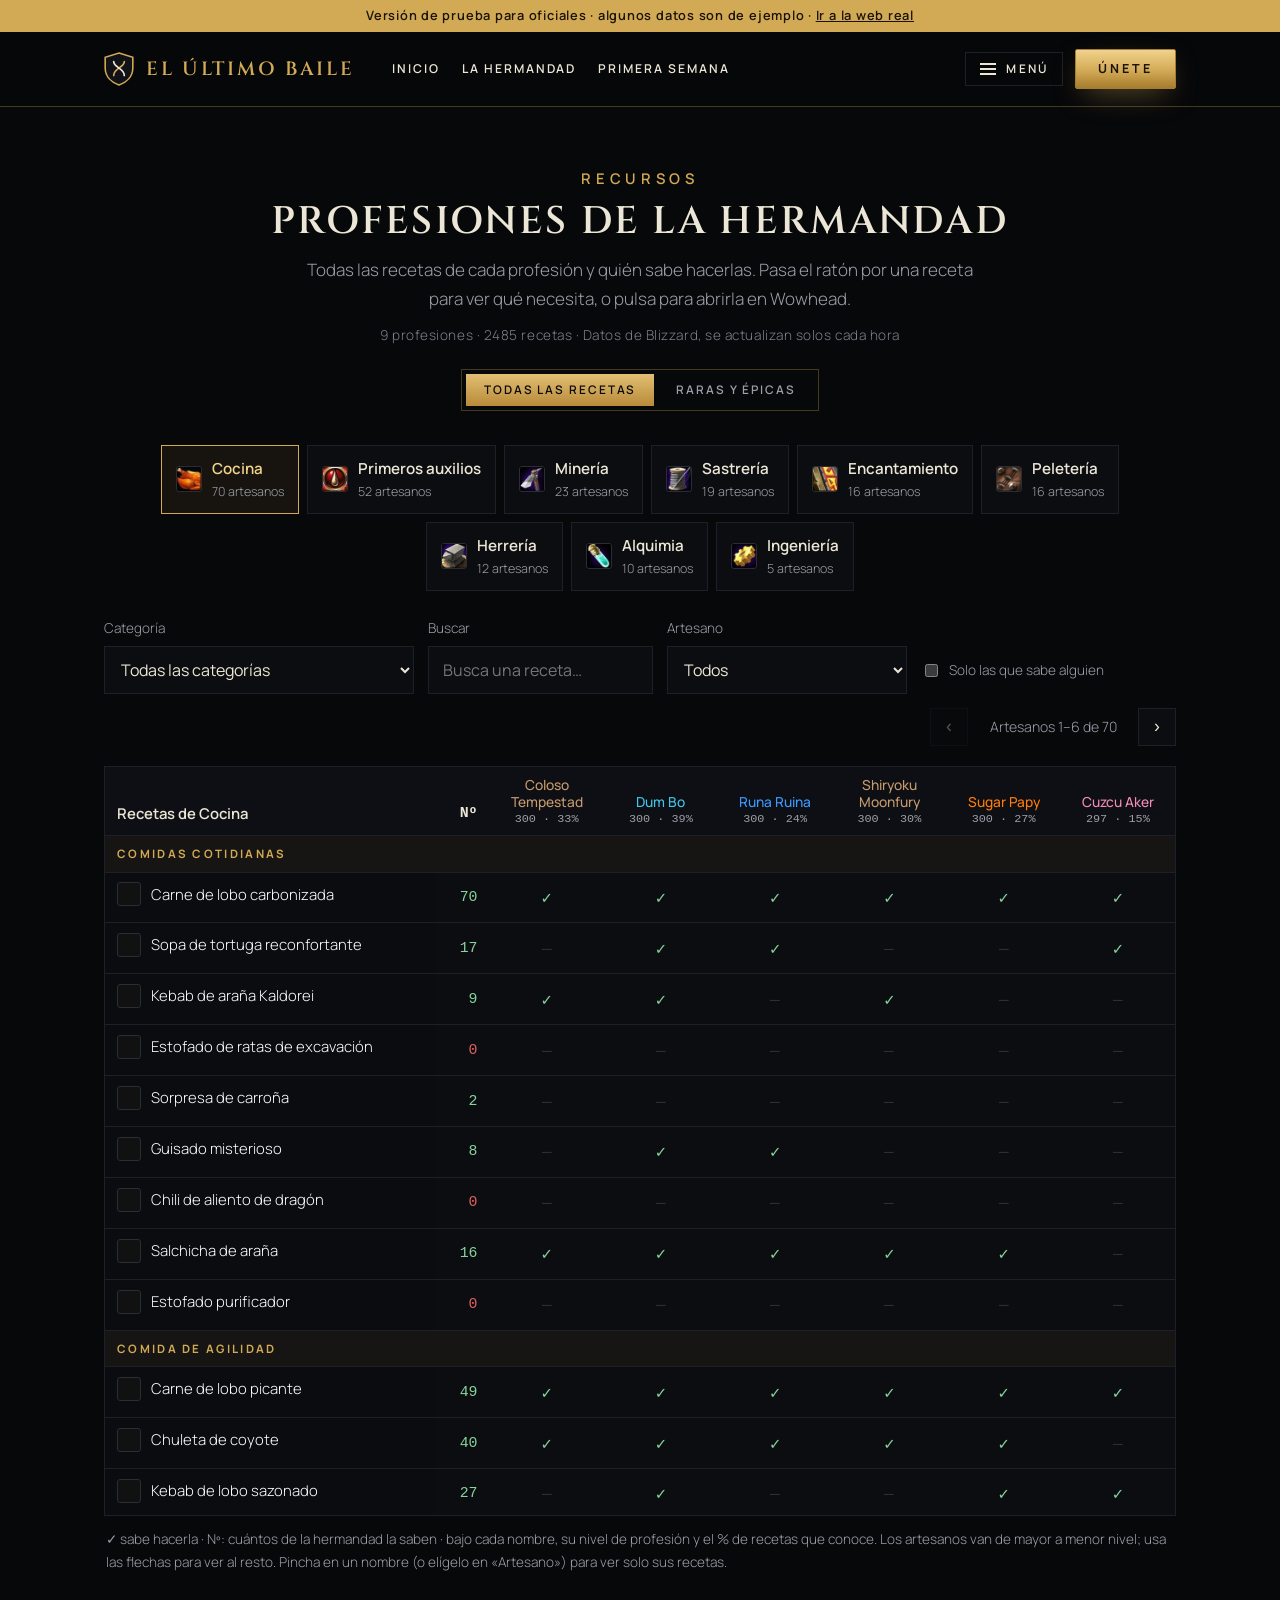
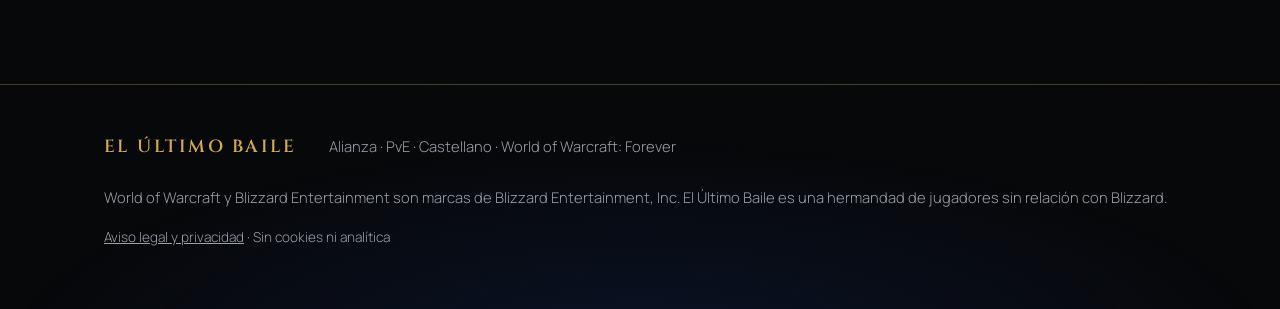
<file: prueba/profesiones.html>
<!DOCTYPE html>
<html lang="es">
<head>
<meta charset="utf-8">
<meta name="viewport" content="width=device-width, initial-scale=1">
<!-- Quitar el día del lanzamiento público (5 nov 2026) -->
<meta name="robots" content="noindex, nofollow">
<meta name="theme-color" content="#07080a">
<meta name="color-scheme" content="dark">
<title>Profesiones de la hermandad · El Último Baile</title>
<link rel="preload" href="../fonts/manrope.woff" as="font" type="font/woff" crossorigin>
<link rel="preload" href="../fonts/cinzel.woff" as="font" type="font/woff" crossorigin>
<link rel="stylesheet" href="comun/menu.css">
<link rel="stylesheet" href="comun/recetas.css">
<style>
  /* Fuentes servidas desde la propia web (licencia SIL OFL, ver fonts/). Sin peticiones a Google. */
  @font-face{font-family:"Cinzel";src:url("../fonts/cinzel.woff") format("woff");font-weight:400 900;font-style:normal;font-display:swap}
  @font-face{font-family:"Manrope";src:url("../fonts/manrope.woff") format("woff");font-weight:200 800;font-style:normal;font-display:swap}
  :root{
    --fondo:#07080a;
    --panel:#0c0d10;
    --panel-2:#101218;
    --linea:#1d2028;
    --filete:rgba(201,162,82,.32);   /* líneas doradas finas */
    --texto:#ece6d6;
    --suave:#9b9fa9;
    --oro:#d2a955;
    --oro-claro:#f1d28a;
    --oro-oscuro:#a67c2e;
    --azul-noche:#0d1a3a;
    --azul:#5b8dff;                  /* acento del escudo (ojos del dragón) */
    --radio:2px;
    --titulos:"Cinzel", Georgia, serif;
    --texto-f:"Manrope", system-ui, sans-serif;
    --anillo:"Cinzel Decorative", "Cinzel", Georgia, serif;   /* capitales ornamentadas */
  }
  *{box-sizing:border-box}
  [hidden]{display:none !important}
  html{scroll-behavior:smooth;scroll-padding-top:120px}
  body{margin:0;background:var(--fondo);color:var(--texto);font:300 1.0625rem/1.7 var(--texto-f)}
  a{color:var(--oro-claro)}
  a:focus-visible,.boton:focus-visible{outline:2px solid var(--oro);outline-offset:3px}
  .envoltura{max-width:1120px;margin:0 auto;padding:0 24px}
  h1,h2,h3,h4{margin:0;font-weight:600}
  p{margin:0 0 1em}
  strong{font-weight:600;color:var(--texto)}

  /* Piezas comunes */
  .etiqueta{display:block;font:600 .92rem/1 var(--texto-f);letter-spacing:.32em;text-transform:uppercase;color:var(--oro);margin-bottom:14px}
  h2{font-family:var(--titulos);font-size:clamp(1.45rem,2.9vw,2.15rem);line-height:1.15;letter-spacing:.06em;text-transform:uppercase;color:var(--texto)}
  h3{font-family:var(--titulos);font-size:1.05rem;letter-spacing:.18em;text-transform:uppercase;color:var(--oro-claro)}
  .entradilla{color:var(--suave);max-width:62ch;margin:20px auto 0;font-size:1.12rem;text-wrap:balance}
  .cabecera-seccion{text-align:center;margin-bottom:44px}
  .boton{display:inline-flex;align-items:center;justify-content:center;font:700 .82rem/1 var(--texto-f);letter-spacing:.24em;text-transform:uppercase;text-decoration:none;padding:18px 34px;border-radius:var(--radio);
    color:#1a1306;background:linear-gradient(180deg,#f0d38c 0%,#d2a955 55%,#a67c2e 100%);border:1px solid #a67c2e;box-shadow:0 10px 30px -10px rgba(210,169,85,.55)}
  .boton:hover{filter:brightness(1.08)}
  .boton.secundario{background:rgba(7,8,10,.6);color:var(--texto);border-color:rgba(201,162,82,.45);box-shadow:none}
  .boton.secundario:hover{border-color:var(--oro)}
  .aviso{max-width:680px;margin:22px auto 0;padding:12px 18px;border:1px dashed rgba(210,169,85,.55);background:rgba(210,169,85,.06);color:#d9cfb6;font-size:.98rem;text-align:center}
  .aviso b{color:var(--oro-claro);font-weight:600;letter-spacing:.04em}
  .provisional{display:inline-block;font:500 .72rem/1.6 var(--texto-f);letter-spacing:.08em;text-transform:none;color:var(--suave);border:1px dashed #3d404a;border-radius:99px;padding:0 10px;vertical-align:middle}

  /* Panel con esquinas doradas */
  .marco{position:relative;border:1px solid var(--filete);background:linear-gradient(180deg,rgba(16,18,24,.85),rgba(10,11,14,.85));padding:56px 64px}
  .marco::before,.marco::after{content:"";position:absolute;width:28px;height:28px;border:2px solid var(--oro)}
  .marco::before{top:-2px;left:-2px;border-right:0;border-bottom:0}
  .marco::after{bottom:-2px;right:-2px;border-left:0;border-top:0}

  /* Secciones y separador con rombo */
  .seccion{position:relative;padding:110px 0;border-top:1px solid var(--linea)}
  .seccion::before{content:"";position:absolute;top:-7px;left:50%;width:12px;height:12px;margin-left:-6px;transform:rotate(45deg);background:var(--fondo);border:1px solid var(--oro);box-shadow:0 0 10px rgba(91,141,255,.55)}

  /* Barra superior fija: marca, enlaces y botón en una fila (en móvil los enlaces bajan a una segunda fila) */

  /* Cabecera: título, línea de datos, frase y la imagen completa debajo, separada */
  .hero{position:relative;padding:28px 0 8px;overflow:hidden;text-align:center;
    background:
      radial-gradient(700px 360px at 50% 0%,rgba(210,169,85,.12),transparent 70%),
      radial-gradient(900px 420px at 50% 60%,rgba(60,100,210,.14),transparent 70%),var(--fondo)}
  /* Título solo para lectores de pantalla: el nombre va en el escudo */
  .oculto{position:absolute;width:1px;height:1px;overflow:hidden;clip:rect(0 0 0 0);white-space:nowrap}
  .hero .ficha{display:flex;align-items:center;justify-content:center;gap:22px;font:600 .8rem/1.4 var(--texto-f);letter-spacing:.3em;text-transform:uppercase;color:var(--oro);margin:28px auto 14px}
  .hero .ficha::before,.hero .ficha::after{content:"";flex:0 0 70px;height:1px;background:var(--oro)}
  .hero .lema{font:300 clamp(.95rem,1.4vw,1.1rem)/1.6 var(--texto-f);letter-spacing:.04em;color:var(--suave);margin:0 auto 24px;max-width:48ch}
  .acciones{display:flex;gap:16px;flex-wrap:wrap;justify-content:center}
  /* Escudo: fondo negro puro que se funde con la web (lighten) y la luz de arriba se difumina */
  .escudo{display:block;margin:0 auto;width:min(480px,86vw);height:auto;mix-blend-mode:lighten;
    -webkit-mask-image:linear-gradient(180deg,transparent 0%,#000 12%);mask-image:linear-gradient(180deg,transparent 0%,#000 12%)}

  /* Pilares */
  .pilares{display:grid;grid-template-columns:repeat(4,1fr);border-top:1px solid var(--filete);border-bottom:1px solid var(--filete)}
  .pilar{padding:44px 30px;text-align:center;border-left:1px solid var(--linea)}
  .pilar:first-child{border-left:0}
  .pilar .rombo{display:block;color:var(--oro);font-size:.85rem;margin-bottom:22px;text-shadow:0 0 10px rgba(91,141,255,.7)}
  .pilar h3{margin-bottom:18px}
  .pilar p{color:var(--suave);margin:0}
  /* Nosotros: la imagen de los diez, entera y sin nada encima */
  .imagen-nosotros{display:block;width:min(100%,1180px);height:auto;margin:56px auto 0;
    -webkit-mask-image:linear-gradient(180deg,transparent 0%,#000 4%,#000 95%,transparent 100%),linear-gradient(90deg,transparent 0%,#000 2.5%,#000 97.5%,transparent 100%);
            mask-image:linear-gradient(180deg,transparent 0%,#000 4%,#000 95%,transparent 100%),linear-gradient(90deg,transparent 0%,#000 2.5%,#000 97.5%,transparent 100%);
    -webkit-mask-composite:source-in;mask-composite:intersect}
  .frase{text-align:center;font-family:var(--titulos);font-size:clamp(.92rem,1.5vw,1.1rem);letter-spacing:.16em;text-transform:uppercase;color:var(--oro);padding:26px 0;border-bottom:1px solid var(--filete);margin:0}

  /* Raids */
  .dias{text-align:center;font-family:var(--titulos);font-weight:700;font-size:clamp(1.9rem,4.6vw,3.1rem);letter-spacing:.14em;line-height:1;
    background:linear-gradient(180deg,#f3d896 0%,#d2a955 50%,#9d7429 100%);-webkit-background-clip:text;background-clip:text;color:transparent}
  .horas{text-align:center;font:700 .9rem/1.6 var(--texto-f);letter-spacing:.24em;text-transform:uppercase;margin:22px 0 0}
  .horas span{color:var(--suave);font-weight:500}
  .listas{display:grid;grid-template-columns:1fr 1fr;gap:56px;margin-top:44px;padding-top:44px;border-top:1px solid var(--linea)}
  .lista h3{font-size:.95rem;margin-bottom:18px}
  .lista ul{list-style:none;margin:0;padding:0}
  .lista li{position:relative;padding:12px 0 12px 32px;border-bottom:1px solid var(--linea);font-weight:400}
  .lista li:last-child{border-bottom:0}
  .lista li::before{content:"◆";position:absolute;left:2px;top:13px;color:var(--oro);font-size:.85rem}
  .lista.no li{color:var(--suave);font-weight:300}
  .lista.no li::before{content:"◇";color:var(--suave)}
  .pie-marco{text-align:center;color:var(--suave);margin:36px 0 0;padding-top:28px;border-top:1px solid var(--linea)}

  /* Botín */
  .botin{display:grid;grid-template-columns:1fr 1.3fr;gap:64px;align-items:center}
  .destacado-botin{text-align:center;padding:40px 24px;border-top:1px solid var(--filete);border-bottom:1px solid var(--filete)}
  .destacado-botin .grande{font-family:var(--titulos);font-weight:700;font-size:clamp(2rem,4.5vw,3.2rem);letter-spacing:.06em;line-height:1.1;margin:10px 0 18px;
    background:linear-gradient(180deg,#f3d896 0%,#d2a955 50%,#9d7429 100%);-webkit-background-clip:text;background-clip:text;color:transparent}
  .destacado-botin p{color:var(--suave);font-size:.95rem;margin:0}
  .definiciones{margin:0}
  .definicion{display:grid;grid-template-columns:200px 1fr;gap:24px;padding:24px 0;border-bottom:1px solid var(--linea)}
  .definicion:last-child{border-bottom:0}
  .definicion dt{font-family:var(--titulos);font-weight:600;letter-spacing:.12em;text-transform:uppercase;color:var(--oro-claro)}
  .definicion dt small{display:block;font:600 .72rem/1.6 var(--texto-f);letter-spacing:.24em;color:var(--suave);margin-top:6px}
  .definicion dd{margin:0;color:var(--suave)}

  /* Actividad */
  .dos-col{display:grid;grid-template-columns:1fr 1fr;gap:28px}
  .bloque-titulo{font-size:.95rem;margin-bottom:16px}
  .proxima{border:1px solid var(--filete);background:var(--panel-2);padding:22px 24px}
  .proxima .fecha-grande{font-family:var(--titulos);font-size:1.5rem;letter-spacing:.06em;text-transform:capitalize;color:var(--oro-claro)}
  .proxima .detalle{color:var(--suave)}
  .etiqueta-dif{display:inline-block;font:600 .7rem/1.6 var(--texto-f);letter-spacing:.18em;text-transform:uppercase;color:var(--oro);border:1px solid var(--filete);padding:0 8px;margin-left:8px;vertical-align:middle}
  .actividad{list-style:none;margin:0;padding:0}
  .actividad li{display:grid;grid-template-columns:auto 1fr;gap:2px 18px;padding:14px 0;border-bottom:1px solid var(--linea)}
  .actividad .cuando{color:var(--suave);grid-row:span 2;font-variant-numeric:tabular-nums}
  .actividad .que{font-weight:600}
  .actividad .detalle{color:var(--suave);font-size:.95rem}
  .vacio{color:var(--suave);font-style:italic;padding:14px 0;margin:0}
  .kill{display:grid;grid-template-columns:110px 1fr;gap:16px;border:1px solid var(--linea);background:var(--panel);margin-bottom:12px}
  .kill .captura{background:repeating-linear-gradient(135deg,rgba(210,169,85,.07) 0 10px,transparent 10px 20px),var(--panel-2);display:grid;place-items:center;color:var(--suave);font-size:.75rem;text-align:center;padding:8px}
  .kill .cuerpo{padding:12px 14px 12px 0}
  .kill .jefe{font-family:var(--titulos);letter-spacing:.06em;color:#e07a5f;font-weight:600}
  .kill .meta{color:var(--suave);font-size:.9rem}
  .tabla-botin{margin-top:40px}
  .tabla-botin table{width:100%;border-collapse:collapse}
  .tabla-botin th{text-align:left;font:600 .75rem/1 var(--texto-f);letter-spacing:.22em;text-transform:uppercase;color:var(--oro);padding:14px 0;border-bottom:1px solid var(--filete)}
  .tabla-botin td{padding:12px 16px 12px 0;border-bottom:1px solid var(--linea);vertical-align:top}
  .tabla-botin td:first-child{color:var(--suave);white-space:nowrap}
  .tabla-botin td:nth-child(2){font-weight:600}

  /* Reclutamiento */
  .perfiles{max-width:1020px;margin:0 auto 56px;text-align:center;font-size:1.08rem}
  .perfiles .intro-perfiles{margin:0 auto 26px;color:var(--suave)}
  .perfil-lista{list-style:none;margin:0;padding:0;display:grid;grid-template-columns:repeat(3,1fr);gap:0;border-top:1px solid var(--filete);border-bottom:1px solid var(--filete)}
  .perfil-lista li{padding:24px 22px;border-left:1px solid var(--linea)}
  .perfil-lista li:first-child{border-left:0}
  .perfil-lista strong{display:block;font-family:var(--titulos);font-weight:600;font-size:.95rem;letter-spacing:.14em;text-transform:uppercase;color:var(--oro-claro);margin-bottom:10px}
  .perfil-lista span{color:#c9c6bd;font-size:.98rem}
  .perfil-lista b{color:var(--texto);font-weight:600}
  #reclutamiento .cabecera-seccion{margin-bottom:18px}
  #reclutamiento .entradilla{margin-top:14px}
  .dos-marco{display:grid;grid-template-columns:1fr 1fr;gap:56px}
  .dos-marco h3{margin-bottom:16px}
  .dos-marco p{color:#c9c6bd}
  .titulo-lista{text-align:center;margin:80px 0 34px;font-size:1.15rem;letter-spacing:.24em}
  .clases{display:grid;grid-template-columns:repeat(3,1fr);gap:14px;max-width:1020px;margin:0 auto}
  .clase{background:var(--panel);border:1px solid var(--linea);border-top:2px solid var(--c);padding:16px 18px 18px}
  .clase h4{margin:0;font-family:var(--titulos);font-size:1rem;letter-spacing:.16em;text-transform:uppercase;color:var(--c);display:flex;align-items:center;gap:10px}
  .clase h4 .icono{width:22px;height:22px;display:grid;place-items:center;font-size:.78rem;color:#0a0a0a;background:var(--c)}
  .clase .raya{height:1px;margin:12px 0 12px;background:linear-gradient(90deg,var(--c),transparent)}
  .specs{list-style:none;margin:0;padding:0;display:grid;grid-template-columns:1fr 1fr;gap:8px}
  .spec{display:flex;align-items:center;gap:8px;font:600 .72rem/1.2 var(--texto-f);letter-spacing:.08em;text-transform:uppercase;white-space:nowrap;padding:9px 10px;border:1px solid rgba(134,211,156,.4);color:#9fe0b2;background:rgba(134,211,156,.06)}
  .spec::before{content:"";flex:0 0 7px;height:7px;border-radius:50%;background:#86d39c;box-shadow:0 0 6px rgba(134,211,156,.7)}
  .spec.cerrada{border-color:rgba(224,96,96,.4);color:#e89a9a;background:rgba(224,96,96,.06)}
  .spec.cerrada::before{background:#e06060;box-shadow:0 0 6px rgba(224,96,96,.7)}
  .nota-lista{text-align:center;color:var(--suave);font-size:.95rem;margin-top:22px}

  /* Raiders */
  .recuento{display:flex;justify-content:center;gap:28px;flex-wrap:wrap;color:var(--suave);margin:0 0 30px}
  .recuento strong{font-family:var(--titulos);font-size:1.4rem;color:var(--oro-claro);margin-right:6px}
  .roster{display:grid;grid-template-columns:repeat(3,1fr);gap:14px;max-width:1020px;margin:0 auto}
  .grupo{background:var(--panel);border:1px solid var(--linea);border-top:2px solid var(--c);padding:16px 18px 14px}
  .grupo .raya{height:1px;margin:10px 0 6px;background:linear-gradient(90deg,var(--c),transparent)}
  .grupo h4{margin:0;font-family:var(--titulos);font-size:.95rem;letter-spacing:.14em;text-transform:uppercase;color:var(--c);display:flex;justify-content:space-between;align-items:baseline}
  .grupo h4 span{font-family:var(--texto-f);font-size:.8rem;color:var(--suave);letter-spacing:0}
  .grupo ul{list-style:none;margin:0;padding:0}
  .grupo li{display:flex;justify-content:space-between;gap:10px;padding:4px 0;font-size:.95rem;font-weight:400;border-top:1px solid var(--linea)}
  .grupo li:first-child{border-top:0}
  .grupo .nombre-pj{color:var(--c);font-weight:500}
  .grupo .rol{color:var(--suave);font-size:.78rem;letter-spacing:.06em;white-space:nowrap}

  /* Únete */
  .unete{text-align:center}
  .unete .entradilla{margin-bottom:36px}
  .discord-recuento{margin:22px 0 0;color:var(--suave);font-size:.95rem}
  .discord-recuento strong{font-family:var(--titulos);font-size:1.25rem;color:var(--oro-claro);margin-right:4px}
  .discord-recuento .punto{display:inline-block;width:8px;height:8px;border-radius:50%;background:#86d39c;box-shadow:0 0 6px rgba(134,211,156,.8);margin:0 6px 1px 18px}
  .contactos{margin-top:34px;display:flex;justify-content:center;align-items:baseline;flex-wrap:wrap;gap:8px 10px;font-size:1.05rem}
  .contactos span{font:600 .75rem/1 var(--texto-f);letter-spacing:.24em;text-transform:uppercase;color:var(--suave);margin-right:10px}
  .contactos b{font-weight:600}

  footer{border-top:1px solid var(--filete);padding:48px 0 60px;color:var(--suave);font-size:.92rem;background:radial-gradient(900px 300px at 50% 120%,rgba(13,26,58,.6),transparent 70%)}
  footer .fila{display:flex;flex-wrap:wrap;align-items:baseline;gap:12px 32px;margin-bottom:22px}
  footer .marca{font-size:1.1rem}
  footer nav{display:flex;flex-wrap:wrap;gap:12px 28px;justify-content:flex-end;margin-bottom:22px}
  footer nav a{font:600 .78rem/1 var(--texto-f);letter-spacing:.22em;text-transform:uppercase;color:var(--texto);text-decoration:none}
  footer nav a:hover{color:var(--oro-claro)}
  footer .legal{margin:16px 0 0;font-size:.85rem}
  footer .legal a{color:var(--suave)}
  footer .legal a:hover{color:var(--oro-claro)}

  @media (max-width:960px){
    .pilares{grid-template-columns:1fr 1fr}
    .pilar:nth-child(3){border-left:0}
    .pilar:nth-child(n+3){border-top:1px solid var(--linea)}
    .botin{grid-template-columns:1fr;gap:36px}
    .marco{padding:44px 32px}
  }
  @media (max-width:720px){
    .perfil-lista{grid-template-columns:1fr}
    .perfil-lista li{border-left:0;border-top:1px solid var(--linea);padding:20px 6px}
    .perfil-lista li:first-child{border-top:0}
    body{font-size:1rem}
    .seccion{padding:80px 0}
    .hero{padding:44px 0 0}
    .hero .ficha{gap:12px;letter-spacing:.2em;font-size:.68rem}
    .hero .ficha::before,.hero .ficha::after{flex-basis:20px}
    .hero .lema{margin:0 auto 24px}
    /* En móvil el nombre de la imagen se lee pequeño: se añade el logo debajo */
    .hero .ficha{margin-top:10px}
    .pilares{grid-template-columns:1fr}
    .pilar{border-left:0;border-top:1px solid var(--linea);padding:34px 8px}
    .pilar:first-child{border-top:0}
    .listas,.dos-col,.dos-marco{grid-template-columns:1fr;gap:36px}
    .marco{padding:36px 22px}
    .definicion{grid-template-columns:1fr;gap:8px}
    .clases{grid-template-columns:1fr}
    .roster{grid-template-columns:1fr;gap:10px}
    footer nav{justify-content:flex-start}
  }
  @media (prefers-reduced-motion:reduce){html{scroll-behavior:auto}}

  .vistas{display:inline-flex;margin:22px auto 0;border:1px solid var(--filete);padding:4px;gap:4px}
  .vistas a{padding:10px 18px;font:600 .74rem/1 var(--texto-f);letter-spacing:.16em;text-transform:uppercase;color:var(--suave);text-decoration:none}
  .vistas a:hover{color:var(--texto)}
  .vistas a[aria-current="page"]{background:linear-gradient(180deg,#e2bf73,#b88a3a);color:#0b0b0b}
  .pagina{padding:64px 0 110px}
  .cab-pagina{text-align:center;margin-bottom:34px}
  .cab-pagina h1{font-family:var(--titulos);font-weight:600;font-size:clamp(1.6rem,3.4vw,2.4rem);letter-spacing:.06em;text-transform:uppercase;line-height:1.15;margin:0 0 12px}
  .cab-pagina p{color:var(--suave);max-width:680px;margin:0 auto}
  .cab-pagina .fuente{margin-top:10px;font-size:.85rem;letter-spacing:.04em;color:#7d818b}
  .vacio{color:var(--suave);text-align:center;padding:26px 0;grid-column:1/-1}
  .aviso{max-width:680px;margin:0 auto 34px;padding:12px 18px;border:1px dashed rgba(210,169,85,.55);background:rgba(210,169,85,.06);color:#d9cfb6;text-align:center}
  .aviso b{color:var(--oro-claro)}
  .buscador{width:min(100%,420px);padding:12px 14px;background:var(--panel);border:1px solid var(--linea);color:var(--texto);font:400 1rem var(--texto-f)}
  .buscador:focus,.selector:focus{outline:none;border-color:var(--oro)}
  .chips{display:flex;flex-wrap:wrap;gap:8px;justify-content:center}
  .chip{font:600 .72rem/1 var(--texto-f);letter-spacing:.12em;text-transform:uppercase;padding:9px 12px;background:none;border:1px solid var(--linea);color:var(--suave);cursor:pointer}
  .chip:hover{border-color:var(--filete);color:var(--texto)}
  .chip[aria-pressed="true"]{border-color:var(--oro);color:var(--oro-claro);background:rgba(210,169,85,.08)}
  .pj{color:var(--c);font-weight:500}
  @media (max-width:720px){.pagina{padding:40px 0 70px}}
  .pestanas{display:flex;flex-wrap:wrap;gap:8px;justify-content:center;margin:0 auto 26px;max-width:1240px}
  .pestana{display:flex;align-items:center;gap:10px;padding:10px 14px;background:var(--panel);border:1px solid var(--linea);color:var(--texto);cursor:pointer;text-align:left;font:inherit}
  .pestana img{width:26px;height:26px;border-radius:3px;border:1px solid #2a2d35}
  .pestana b{display:block;font-weight:600;font-size:.95rem}
  .pestana small{display:block;color:var(--suave);font-size:.78rem}
  .pestana:hover{border-color:var(--filete)}
  .pestana[aria-selected="true"]{border-color:var(--oro);background:rgba(210,169,85,.08)}
  .pestana[aria-selected="true"] b{color:var(--oro-claro)}
  .filtros{display:flex;flex-wrap:wrap;gap:14px;align-items:flex-end;margin:0 0 16px}
  .filtros label{display:flex;flex-direction:column;gap:6px;font-size:.85rem;color:var(--suave)}
  .selector{min-width:240px;padding:11px 12px;background:var(--panel);border:1px solid var(--linea);color:var(--texto);font:400 1rem var(--texto-f)}
  .check{flex-direction:row !important;align-items:center;gap:8px !important;padding-bottom:12px;cursor:pointer}
  .tabla-cont{overflow:auto;max-height:calc(100vh - 150px);border:1px solid var(--linea);background:var(--panel);overscroll-behavior:contain}
  table.audit{border-collapse:collapse;width:100%;font-size:.93rem}
  .audit th,.audit td{border-bottom:1px solid var(--linea);padding:9px 12px;white-space:nowrap}
  .audit thead th{position:sticky;top:0;background:#0d0f14;z-index:1;font-weight:600;text-align:center;vertical-align:bottom}
  .audit thead th:first-child,.audit tbody td:first-child{text-align:left;position:sticky;left:0;background:#0d0f14;z-index:2;max-width:300px;min-width:300px;width:300px}
  .audit tbody td:first-child{background:#0b0c10;overflow:hidden}
  .audit td:first-child .receta-enlace{max-width:100%}
  .audit thead th.art{width:104px;min-width:104px;max-width:104px;vertical-align:bottom;padding:9px 6px}
  .audit td.celda{width:104px;padding:8px 6px}
  .audit th.art .pj{display:block;white-space:normal;line-height:1.25;font-size:.86rem;overflow-wrap:anywhere}
  .audit th.art small{display:block;margin-top:4px;color:var(--suave);font:400 .74rem/1 ui-monospace,monospace}
  .audit thead th.art{cursor:pointer}
  .audit th.art button{all:unset;cursor:pointer;display:block;width:100%}
  .audit th.art button:focus-visible{outline:1px solid var(--oro);outline-offset:3px}
  .audit thead th.art:hover{background:#171a22}
  .audit th.art:hover .pj{text-decoration:underline;text-underline-offset:3px}
  .ficha{display:flex;align-items:center;gap:14px;flex-wrap:wrap;border:1px solid var(--linea);border-bottom:0;background:var(--panel);padding:14px 16px}
  .ficha .nombre{font-family:var(--serif, inherit);font-size:1.25rem;color:var(--c)}
  .ficha .datos{color:var(--suave);font-size:.9rem}
  .ficha button{margin-left:auto;background:none;border:1px solid var(--linea);color:var(--texto);padding:8px 14px;cursor:pointer;font:inherit;font-size:.88rem}
  .ficha button:hover{border-color:var(--oro);color:var(--oro-claro)}
  .unica{display:inline-block;margin-left:8px;padding:1px 7px;border:1px solid rgba(201,162,74,.5);color:var(--oro-claro);font-size:.7rem;letter-spacing:.06em;text-transform:uppercase;vertical-align:middle}
  .paginador{display:flex;align-items:center;gap:10px;margin-left:auto;padding-bottom:4px}
  .paginador button{width:38px;height:38px;background:var(--panel);border:1px solid var(--linea);color:var(--texto);font-size:1.1rem;cursor:pointer}
  .paginador button:hover:not(:disabled){border-color:var(--oro);color:var(--oro-claro)}
  .paginador button:disabled{opacity:.35;cursor:default}
  .paginador span{color:var(--suave);font-size:.88rem;min-width:150px;text-align:center}
  .audit th small{display:block;color:var(--suave);font-weight:400;font-size:.75rem;font-family:ui-monospace,monospace}
  .audit .num{font-family:ui-monospace,monospace;text-align:right;width:50px;min-width:50px}
  .audit .num.cero{color:#e06060}.audit .num.si{color:#86d39c}
  .audit td.celda{text-align:center;color:#3a3e48}
  .audit td.celda.si{color:#86d39c;font-weight:700}
  .audit tr.cat td{background:rgba(210,169,85,.05);color:var(--oro);font:700 .72rem/1 var(--texto-f);letter-spacing:.2em;text-transform:uppercase;padding:12px}
  .audit tbody tr:hover td{background:rgba(255,255,255,.025)}
  .audit tbody tr:hover td:first-child{background:#14161c}
  .pct-total{font-family:ui-monospace,monospace;color:var(--suave)}
  .leyenda{color:var(--suave);font-size:.85rem;margin:12px 2px 0}
  @media (max-width:720px){.audit thead th:first-child,.audit tbody td:first-child{min-width:140px;max-width:140px;width:140px}.audit .num{width:38px;min-width:38px;padding-left:4px;padding-right:4px}.audit thead th.art,.audit td.celda{width:76px;min-width:76px;max-width:76px;padding-left:4px;padding-right:4px}.audit th.art .pj{font-size:.8rem}.selector{min-width:0;width:100%}.filtros label{flex:1 1 100%}}
</style>
</head>
<body>
<div style="position:sticky;top:0;z-index:70;background:#d2a955;color:#1a1306;text-align:center;font:600 .8rem/1.4 Manrope,system-ui,sans-serif;letter-spacing:.06em;padding:7px 12px">Versión de prueba para oficiales · algunos datos son de ejemplo · <a href="https://lastdance.cp-0.es/" style="color:#1a1306">Ir a la web real</a></div>
<header class="barra">
  <div class="envoltura fila1">
    <a class="marca" href="./#inicio">
      <svg width="30" height="34" viewBox="0 0 28 32" aria-hidden="true">
        <path d="M14 1 L27 5 V15 C27 23 21 28.5 14 31 C7 28.5 1 23 1 15 V5 Z" fill="#101218" stroke="#D2A955" stroke-width="1.5"/>
        <path d="M9 22 C9 15 19 15 19 9" stroke="#D2A955" stroke-width="1.6" fill="none" stroke-linecap="round"/>
        <path d="M19 22 C19 15 9 15 9 9" stroke="#ECE6D6" stroke-width="1.6" fill="none" stroke-linecap="round"/>
      </svg>
      El Último Baile
    </a>
    <ul class="rapidos">
      <li><a class="enlace-menu" href="./#inicio">Inicio</a></li>
      <li><a class="enlace-menu" href="./#hermandad">La hermandad</a></li>
      <li><a class="enlace-menu" href="primera-semana.html">Primera semana</a></li>
    </ul>
    <button class="menu-movil" type="button" aria-expanded="false" aria-controls="menu-principal"><span class="rayas" aria-hidden="true"></span><span class="texto-menu">Menú</span></button>
    <nav id="menu-principal" aria-label="Principal">
      <ul class="menu">
        <li class="item-menu fijo"><a class="enlace-menu" href="./#inicio">Inicio</a></li>
        <li class="item-menu fijo"><a class="enlace-menu" href="./#hermandad">La hermandad</a></li>
        <li class="grupo-menu">
          <button class="titulo-menu" type="button" aria-expanded="false" aria-controls="sub-2">Raid</button>
          <ul class="submenu" id="sub-2">
            <li><a href="./#raids"><span class="t">Noches de raid</span><span class="d">Horario y lo que pedimos</span></a></li>
            <li><a href="loot.html"><span class="t">Loot <span class="etiqueta-menu">Propuesta</span></span><span class="d">Cómo se reparte el botín y la tabla de prioridad</span></a></li>
            <li><a href="./#actividad"><span class="t">Actividad</span><span class="d">Próxima raid y últimas noches</span></a></li>
            <li><a href="./#raiders"><span class="t">Raiders</span><span class="d">El roster actual, por clase</span></a></li>
          </ul>
        </li>
        <li class="item-menu"><a class="enlace-menu" href="./#reclutamiento">Reclutamiento</a></li>
        <li class="item-menu fijo"><a class="enlace-menu" href="primera-semana.html">Primera semana</a></li>
        <li class="grupo-menu">
          <button class="titulo-menu" type="button" aria-expanded="false" aria-controls="sub-5">Recursos</button>
          <ul class="submenu" id="sub-5">
            <li><a href="profesiones.html"><span class="t">Profesiones <span class="etiqueta-menu">Nuevo</span></span><span class="d">Quién sabe hacer qué, y las recetas raras y épicas</span></a></li>
            <li><a href="banco.html"><span class="t">Banco <span class="etiqueta-menu">En construcción</span></span><span class="d">Lo que guarda la hermandad y cómo pedirlo</span></a></li>
          </ul>
        </li>
      </ul>
    </nav>
    <a class="boton" href="https://discord.gg/mdKr9CPTTM" rel="noopener">Únete</a>
  </div>
</header>

<main class="pagina">
  <div class="envoltura">
    <div class="cab-pagina">
      <span class="etiqueta">Recursos</span>
      <h1>Profesiones de la hermandad</h1>
      <p>Todas las recetas de cada profesión y quién sabe hacerlas. Pasa el ratón por una receta para ver qué necesita, o pulsa para abrirla en Wowhead.</p>
      <p class="fuente" id="fuente" hidden></p>
      <nav class="vistas" aria-label="Vista de profesiones"><a href="profesiones.html" aria-current="page">Todas las recetas</a><a href="recetas.html">Raras y épicas</a></nav>
    </div>
    <p class="aviso" id="aviso" hidden><b>Cargando el catálogo.</b> Las profesiones aparecerán aquí en cuanto el robot termine de descargar las recetas de Blizzard.</p>
    <div class="pestanas" id="pestanas" role="tablist" aria-label="Profesión"></div>
    <div id="panel" hidden>
      <div class="filtros">
        <label>Categoría<select class="selector" id="categoria"></select></label>
        <label>Buscar<input class="buscador" id="buscar" type="search" placeholder="Busca una receta…" autocomplete="off"></label>
        <label>Artesano<select class="selector" id="artesano"></select></label>
        <label class="check"><input type="checkbox" id="solo-conocidas"> Solo las que sabe alguien</label>
        <div class="paginador" id="paginador" hidden>
          <button type="button" id="ant" aria-label="Artesanos anteriores">‹</button>
          <span id="rango"></span>
          <button type="button" id="sig" aria-label="Artesanos siguientes">›</button>
        </div>
      </div>
      <div class="ficha" id="ficha" hidden></div>
      <div class="tabla-cont"><table class="audit" id="tabla"></table></div>
      <p class="leyenda">✓ sabe hacerla · Nº: cuántos de la hermandad la saben · bajo cada nombre, su nivel de profesión y el % de recetas que conoce. Los artesanos van de mayor a menor nivel; usa las flechas para ver al resto. Pincha en un nombre (o elígelo en «Artesano») para ver solo sus recetas.</p>
    </div>
  </div>
</main>

<footer>
  <div class="envoltura">
    <div class="fila"><span class="marca">El Último Baile</span><span>Alianza · PvE · Castellano · World of Warcraft: Forever</span></div>
    <div>World of Warcraft y Blizzard Entertainment son marcas de Blizzard Entertainment, Inc. El Último Baile es una hermandad de jugadores sin relación con Blizzard.</div>
    <p class="legal"><a href="../aviso-legal.html">Aviso legal y privacidad</a> · Sin cookies ni analítica</p>
  </div>
</footer>
<script>window.BASE_ICONOS = "../img/iconos/";</script>
<script src="comun/recetas.js"></script>
<script>
(function () {
  "use strict";
  const CLASES = { warrior: "#C69B6D", paladin: "#F48CBA", hunter: "#AAD372", rogue: "#FFF468", priest: "#FFFFFF", shaman: "#3D9BFF", mage: "#3FC7EB", warlock: "#8788EE", druid: "#FF7C0A" };
  const el = (t, c, x) => { const e = document.createElement(t); if (c) e.className = c; if (x !== undefined) e.textContent = x; return e; };
  const norm = t => String(t || "").toLowerCase().normalize("NFD").replace(/[\u0300-\u036f]/g, "");
  const $ = id => document.getElementById(id);
  let indice = [], actual = null, datos = null, pagina = 0, elegido = -1;
  const ORDEN_Q = { legendary: 0, epic: 1, rare: 2, uncommon: 3, common: 4, poor: 5 };
  // Cuántos artesanos caben sin scroll lateral, según el ancho de la tabla
  const POR_PAGINA = () => {
    const c = document.querySelector(".tabla-cont");
    const movil = innerWidth <= 720;
    const libre = (c ? c.clientWidth : innerWidth) - (movil ? 140 + 40 : 300 + 60);
    return Math.max(1, Math.min(10, Math.floor(libre / (movil ? 76 : 104))));
  };
  const cacheProf = {};

  function pestanas() {
    $("pestanas").replaceChildren(...indice.map(p => {
      const b = el("button", "pestana"); b.type = "button"; b.setAttribute("role", "tab"); b.setAttribute("aria-selected", String(p.slug === actual));
      if (p.ico) { const i = el("img"); i.src = (window.BASE_ICONOS || "../img/iconos/") + p.ico + ".jpg"; i.alt = ""; b.append(i); }
      const t = el("span"); t.append(el("b", "", p.nombre), el("small", "", p.artesanos === 1 ? "1 artesano" : p.artesanos + " artesanos")); b.append(t);
      b.addEventListener("click", () => { elegido = -1; abrir(p.slug); });
      return b;
    }));
  }
  function hash() { history.replaceState(null, "", "#" + actual + (elegido >= 0 ? "/" + encodeURIComponent(datos.artesanos[elegido].personaje) : "")); }
  function elegir(i) {
    elegido = i;
    $("artesano").value = String(i);
    hash(); tabla();
    if (i >= 0) $("ficha").scrollIntoView({ block: "nearest", behavior: "smooth" });
  }
  function abrir(slug, pj) {
    actual = slug;
    history.replaceState(null, "", "#" + slug);
    pestanas();
    const cargar = cacheProf[slug] ? Promise.resolve(cacheProf[slug]) :
      fetch("../profesiones/" + slug + ".json", { cache: "no-cache" }).then(r => r.json()).then(d => (cacheProf[slug] = d));
    cargar.then(d => {
      datos = d;
      const sel = $("categoria");
      sel.replaceChildren(el("option", "", "Todas las categorías"), ...d.categorias.map((c, i) => { const o = el("option", "", c.nombre); o.value = String(i); return o; }));
      sel.firstChild.value = "";
      const as = $("artesano");
      const orden = d.artesanos.map((a, i) => [a.personaje, i]).sort((x, y) => x[0].localeCompare(y[0], "es"));
      as.replaceChildren(el("option", "", "Todos"), ...orden.map(([nm, i]) => { const o = el("option", "", nm); o.value = String(i); return o; }));
      as.firstChild.value = "-1";
      $("panel").hidden = false;
      pagina = 0;
      const k = pj ? d.artesanos.findIndex(a => a.personaje === pj) : -1;
      elegir(k);
    }).catch(() => { $("tabla").replaceChildren(); });
  }
  function tabla() {
    if (!datos) return;
    if (elegido >= 0) return fichaPj();
    $("ficha").hidden = true;
    $("solo-conocidas").disabled = false;
    // Artesanos por páginas (ya vienen ordenados por nivel, de mayor a menor)
    const todos = datos.artesanos || [];
    const n = POR_PAGINA(), paginas = Math.max(1, Math.ceil(todos.length / n));
    pagina = Math.min(Math.max(0, pagina), paginas - 1);
    const desde = pagina * n;
    const arts = todos.slice(desde, desde + n);
    $("paginador").hidden = paginas < 2;
    $("rango").textContent = "Artesanos " + (todos.length ? desde + 1 : 0) + "–" + (desde + arts.length) + " de " + todos.length;
    $("ant").disabled = pagina === 0;
    $("sig").disabled = pagina >= paginas - 1;
    const q = norm($("buscar").value), cat = $("categoria").value, solo = $("solo-conocidas").checked;
    const thead = el("thead"), hr = el("tr");
    const th0 = el("th", "", "Recetas de " + datos.nombre);
    hr.append(th0, el("th", "num", "Nº"));
    arts.forEach(a => {
      const th = el("th", "art"); const bt = el("button"); bt.type = "button"; bt.title = "Ver solo las recetas de " + a.personaje;
      const nm = el("span", "pj", a.personaje); nm.style.setProperty("--c", CLASES[a.clase] || "#ece6d6");
      bt.append(nm, el("small", "", a.nivel + " · " + a.pct + "%")); bt.addEventListener("click", () => elegir(desde + arts.indexOf(a)));
      th.append(bt); hr.append(th);
    });
    thead.append(hr);
    const tbody = el("tbody");
    let filas = 0;
    datos.categorias.forEach((c, ci) => {
      if (cat !== "" && String(ci) !== cat) return;
      const lista = c.recetas.filter(r => r.n && (!q || norm(r.n).includes(q) || (r.obj && norm(r.obj.n).includes(q))) && (!solo || r.quien.length));
      if (!lista.length) return;
      if (cat === "") { const tr = el("tr", "cat"); const td = el("td", "", c.nombre); td.colSpan = arts.length + 2; tr.append(td); tbody.append(tr); }
      lista.forEach(r => {
        const tr = el("tr"); const td = el("td"); td.append(enlaceReceta(r));
        const n = el("td", "num " + (r.quien.length ? "si" : "cero"), String(r.quien.length));
        tr.append(td, n);
        arts.forEach((a, i) => { const sabe = r.quien.includes(desde + i); const m = el("td", "celda" + (sabe ? " si" : ""), sabe ? "✓" : "—"); if (sabe) m.title = a.personaje; tr.append(m); });
        tbody.append(tr); filas++;
      });
    });
    if (!filas) { const tr = el("tr"); const td = el("td", "vacio", "No hay recetas que coincidan."); td.colSpan = arts.length + 2; tr.append(td); tbody.append(tr); }
    $("tabla").replaceChildren(thead, tbody);
  }
  function fichaPj() {
    const a = datos.artesanos[elegido];
    $("paginador").hidden = true;
    $("solo-conocidas").disabled = true;
    const sabe = datos.categorias.reduce((s, c) => s + c.recetas.filter(r => r.n && r.quien.includes(elegido)).length, 0);
    const f = $("ficha"); f.hidden = false; f.style.setProperty("--c", CLASES[a.clase] || "#ece6d6");
    const vuelta = el("button", "", "✕ Ver a todos"); vuelta.type = "button"; vuelta.addEventListener("click", () => elegir(-1));
    f.replaceChildren(el("span", "nombre", a.personaje),
      el("span", "datos", datos.nombre + " " + a.nivel + "/" + a.max + " · sabe " + sabe + (sabe === 1 ? " receta" : " recetas") + " (" + a.pct + "%)"), vuelta);
    const q = norm($("buscar").value), cat = $("categoria").value;
    const thead = el("thead"), hr = el("tr");
    hr.append(el("th", "", "Recetas de " + datos.nombre + " que sabe"), el("th", "num", "Nº"));
    thead.append(hr);
    const tbody = el("tbody"); let filas = 0;
    datos.categorias.forEach((c, ci) => {
      if (cat !== "" && String(ci) !== cat) return;
      const lista = c.recetas.filter(r => r.n && r.quien.includes(elegido) && (!q || norm(r.n).includes(q) || (r.obj && norm(r.obj.n).includes(q))))
        .sort((x, y) => (ORDEN_Q[x.q] ?? 9) - (ORDEN_Q[y.q] ?? 9) || x.n.localeCompare(y.n, "es"));
      if (!lista.length) return;
      if (cat === "") { const tr = el("tr", "cat"); const td = el("td", "", c.nombre); td.colSpan = 2; tr.append(td); tbody.append(tr); }
      lista.forEach(r => {
        const tr = el("tr"), td = el("td"); td.append(enlaceReceta(r));
        if (r.quien.length === 1) { const u = el("span", "unica", "Única"); u.title = "Nadie más en la hermandad la sabe"; td.append(u); }
        tr.append(td, el("td", "num si", String(r.quien.length))); tbody.append(tr); filas++;
      });
    });
    if (!filas) { const tr = el("tr"); const td = el("td", "vacio", sabe ? "No hay recetas que coincidan." : "Todavía no sabe ninguna receta de " + datos.nombre + "."); td.colSpan = 2; tr.append(td); tbody.append(tr); }
    $("tabla").replaceChildren(thead, tbody);
  }
  $("artesano").addEventListener("change", e => elegir(Number(e.target.value)));
  $("ant").addEventListener("click", () => { pagina--; tabla(); });
  $("sig").addEventListener("click", () => { pagina++; tabla(); });
  let ancho = innerWidth;
  addEventListener("resize", () => { if (Math.abs(innerWidth - ancho) > 50) { ancho = innerWidth; tabla(); } });
  ["categoria", "buscar", "solo-conocidas"].forEach(id => $(id).addEventListener(id === "buscar" ? "input" : "change", tabla));
  fetch("../profesiones/indice.json", { cache: "no-cache" }).then(r => r.ok ? r.json() : []).catch(() => [])
    .then(idx => {
      indice = (Array.isArray(idx) ? idx : []).filter(p => p && p.slug && p.total > 3)
        .sort((a, b) => b.artesanos - a.artesanos || a.nombre.localeCompare(b.nombre, "es"));
      $("aviso").hidden = indice.length > 0;
      if (!indice.length) return;
      const total = indice.reduce((s, p) => s + p.total, 0);
      const f = $("fuente"); f.textContent = indice.length + " profesiones · " + total + " recetas · Datos de Blizzard, se actualizan solos cada hora"; f.hidden = false;
      const [pedida, pj] = location.hash.slice(1).split("/");
      abrir(indice.some(p => p.slug === pedida) ? pedida : indice[0].slug, pj ? decodeURIComponent(pj) : null);
    });
})();
</script>
<script src="comun/menu.js" defer></script>
</body>
</html>
</file>
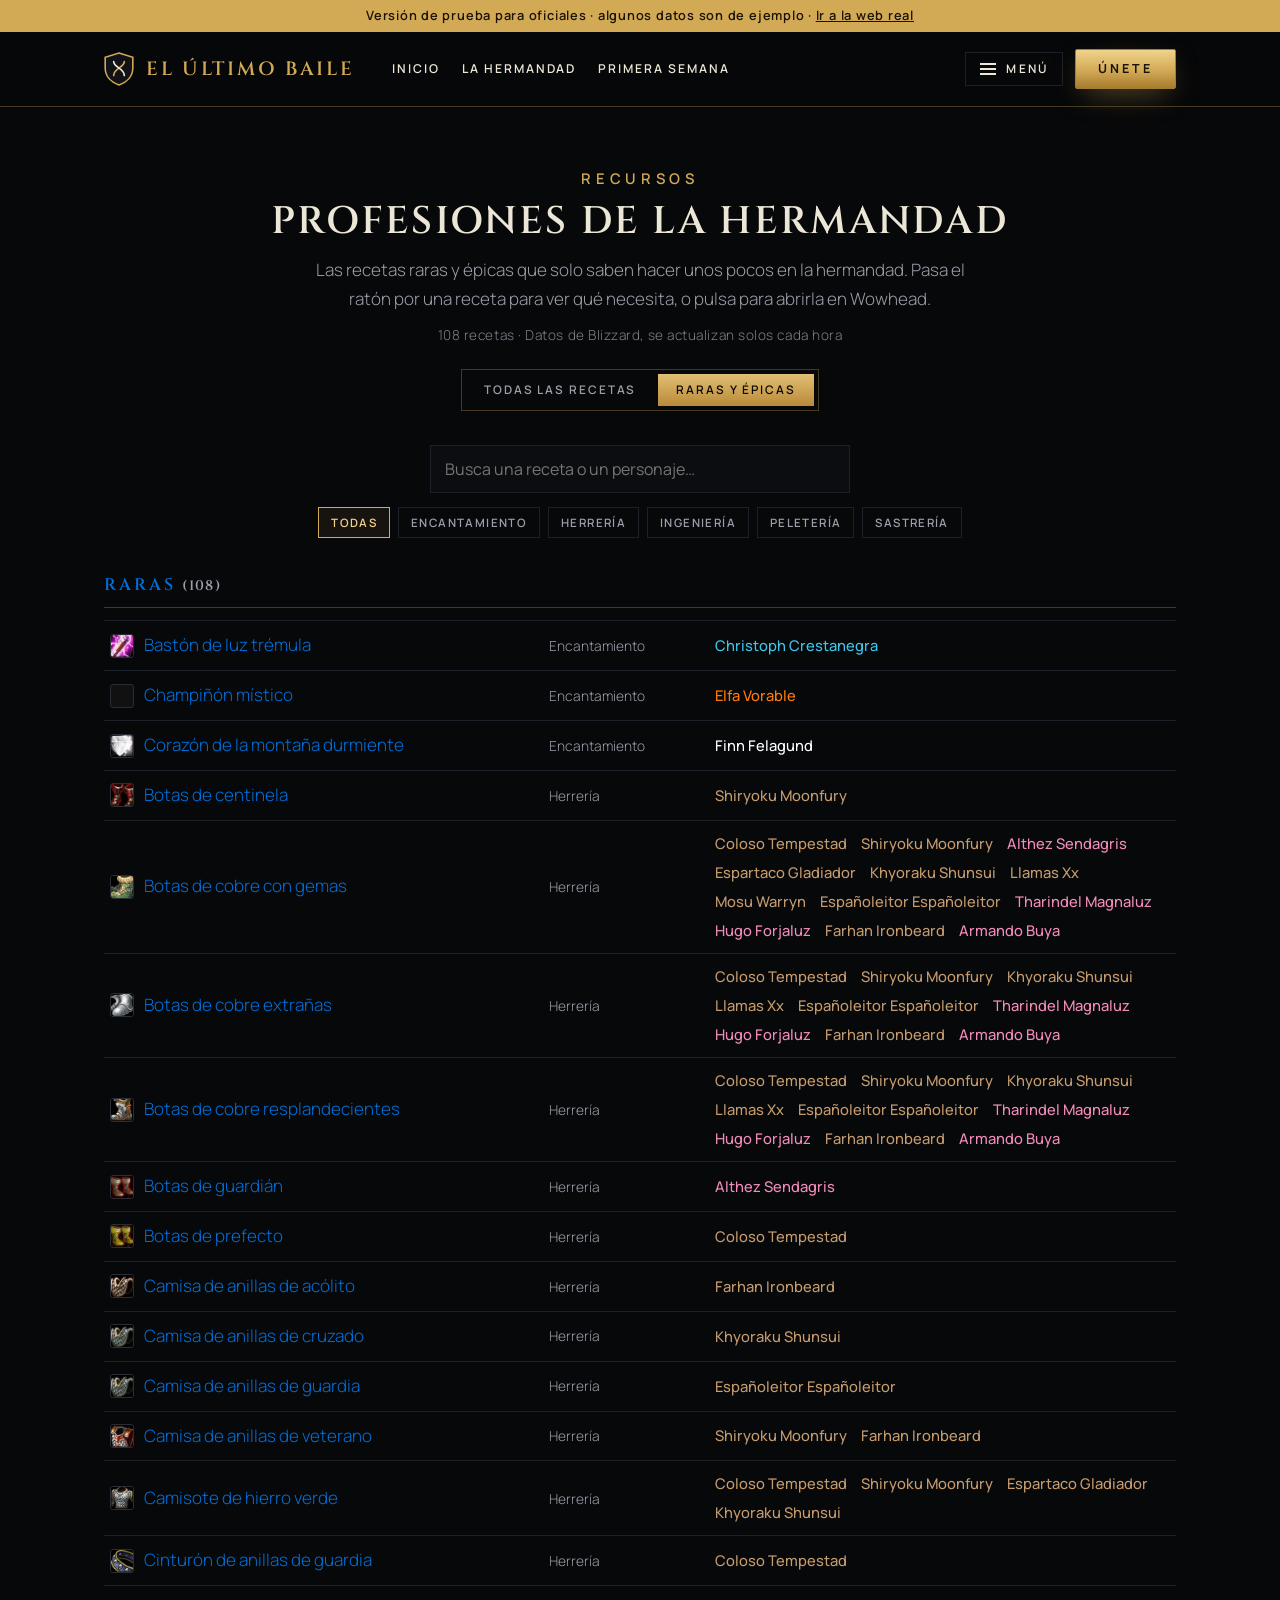
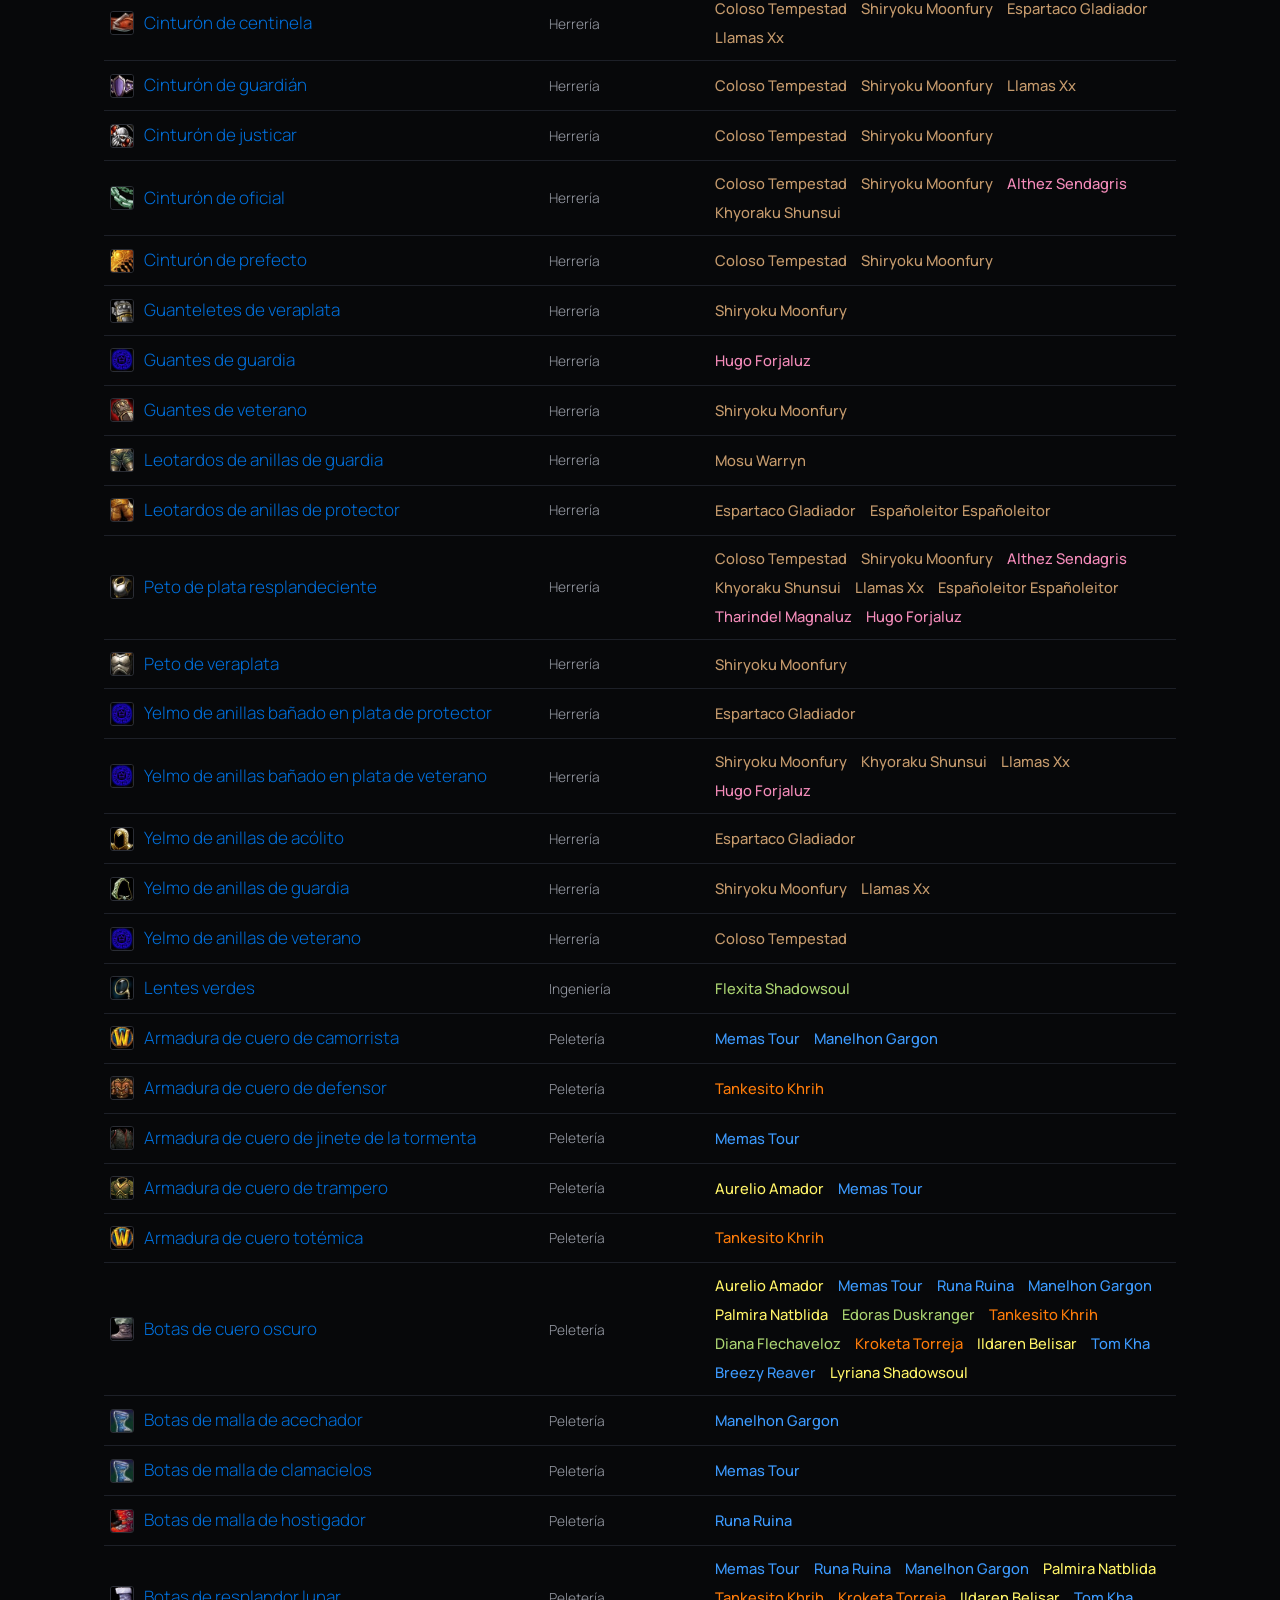
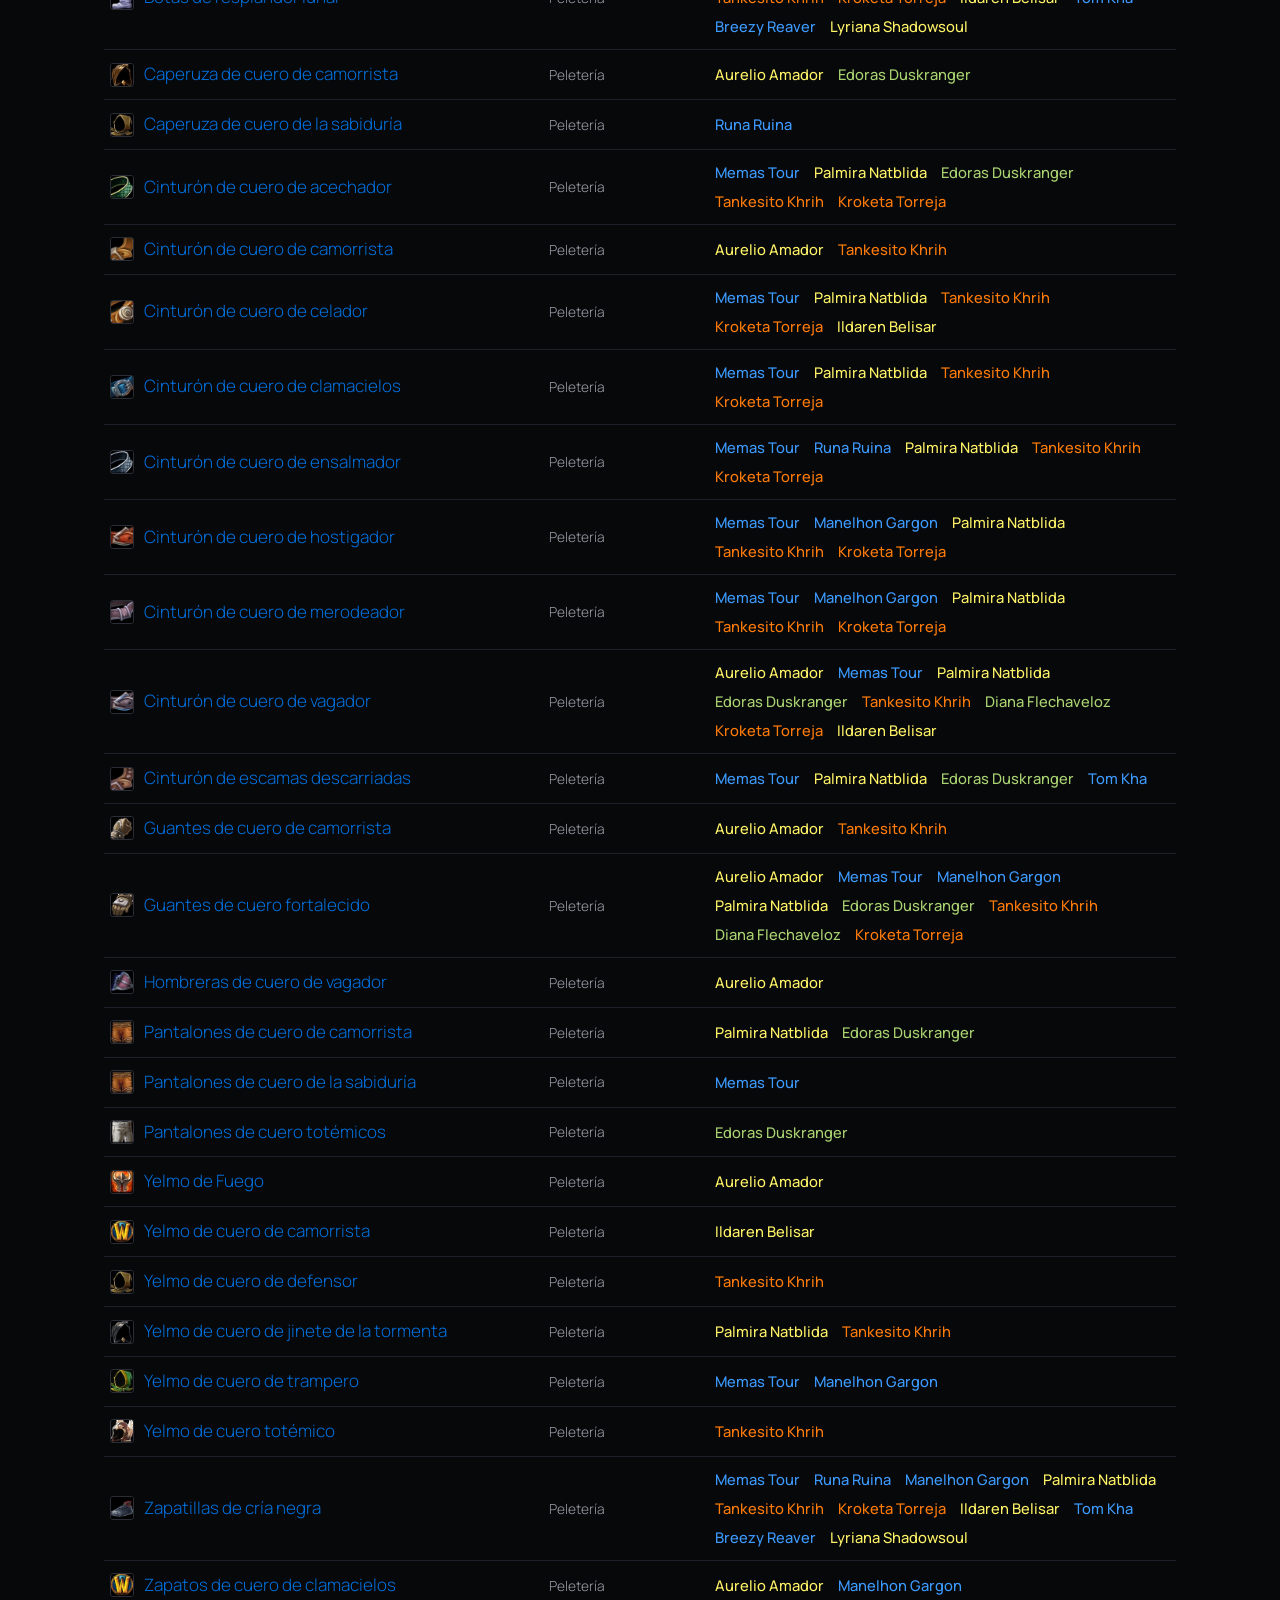
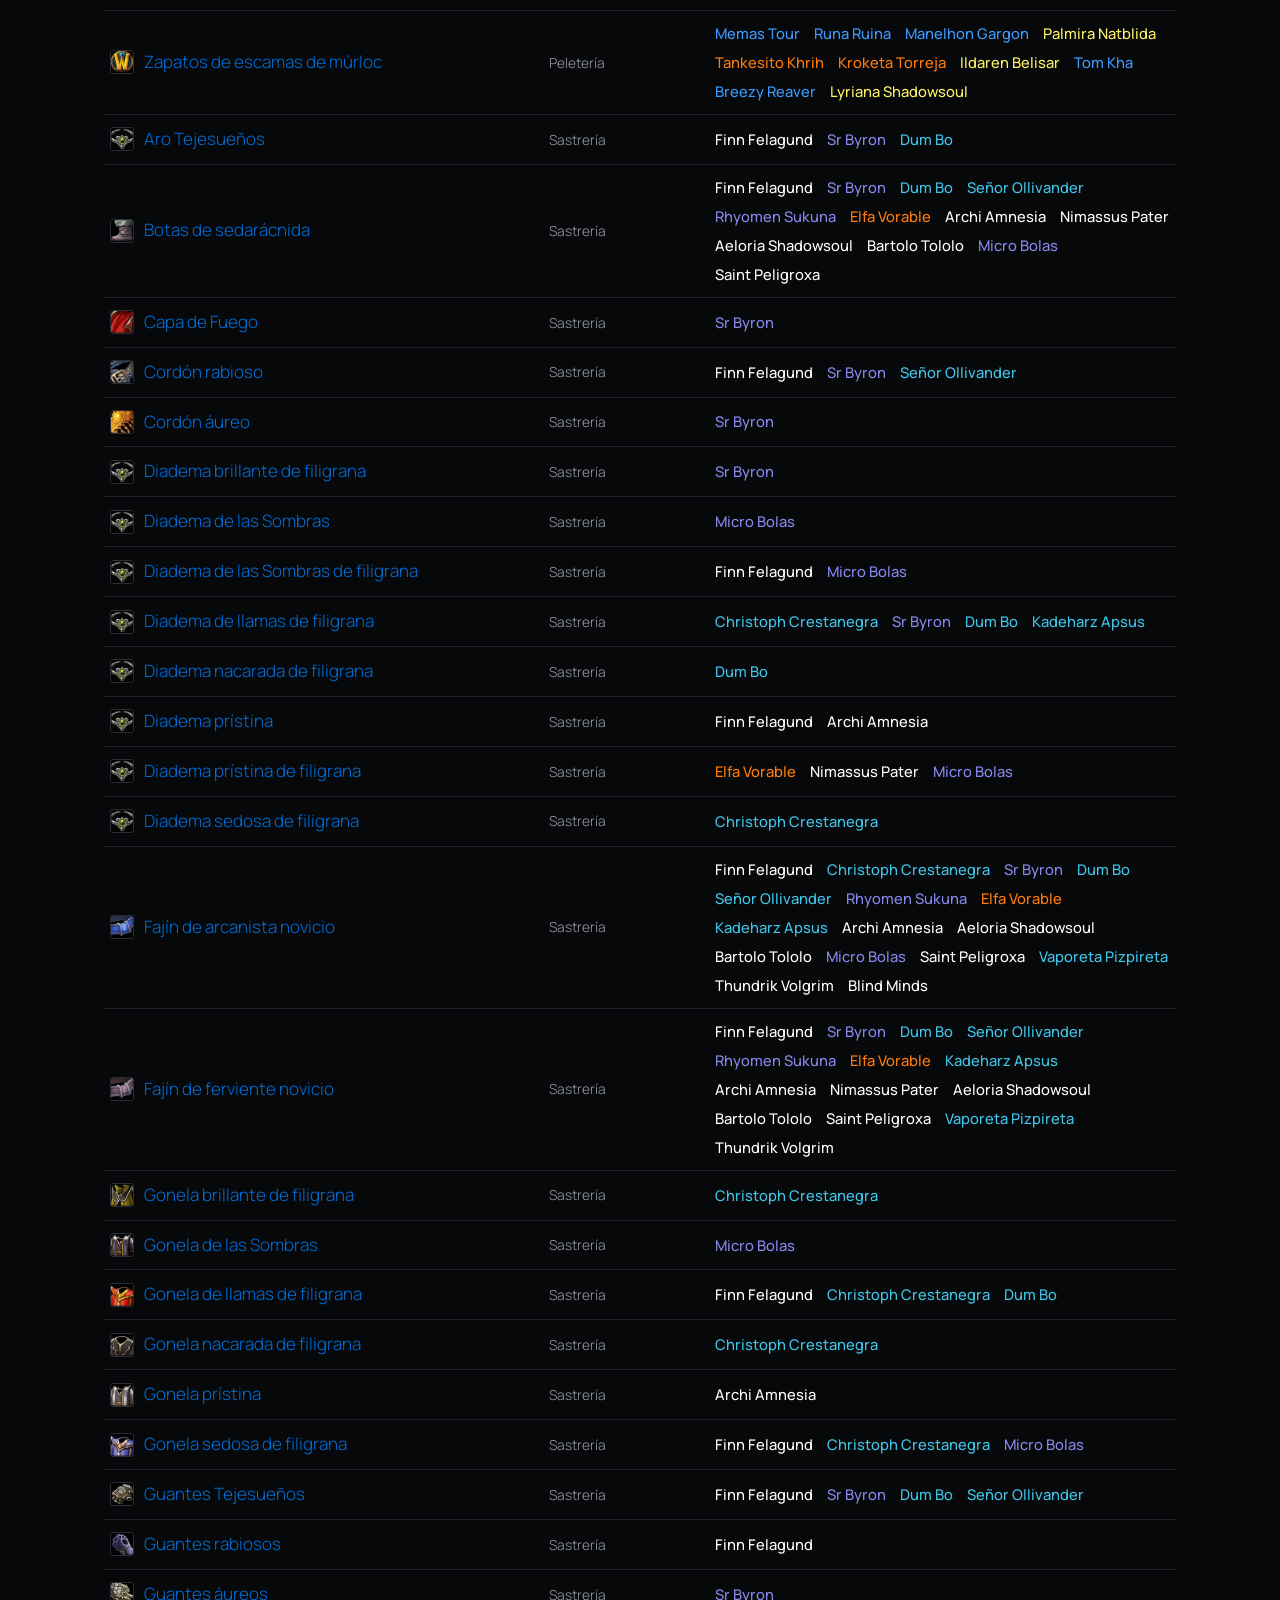
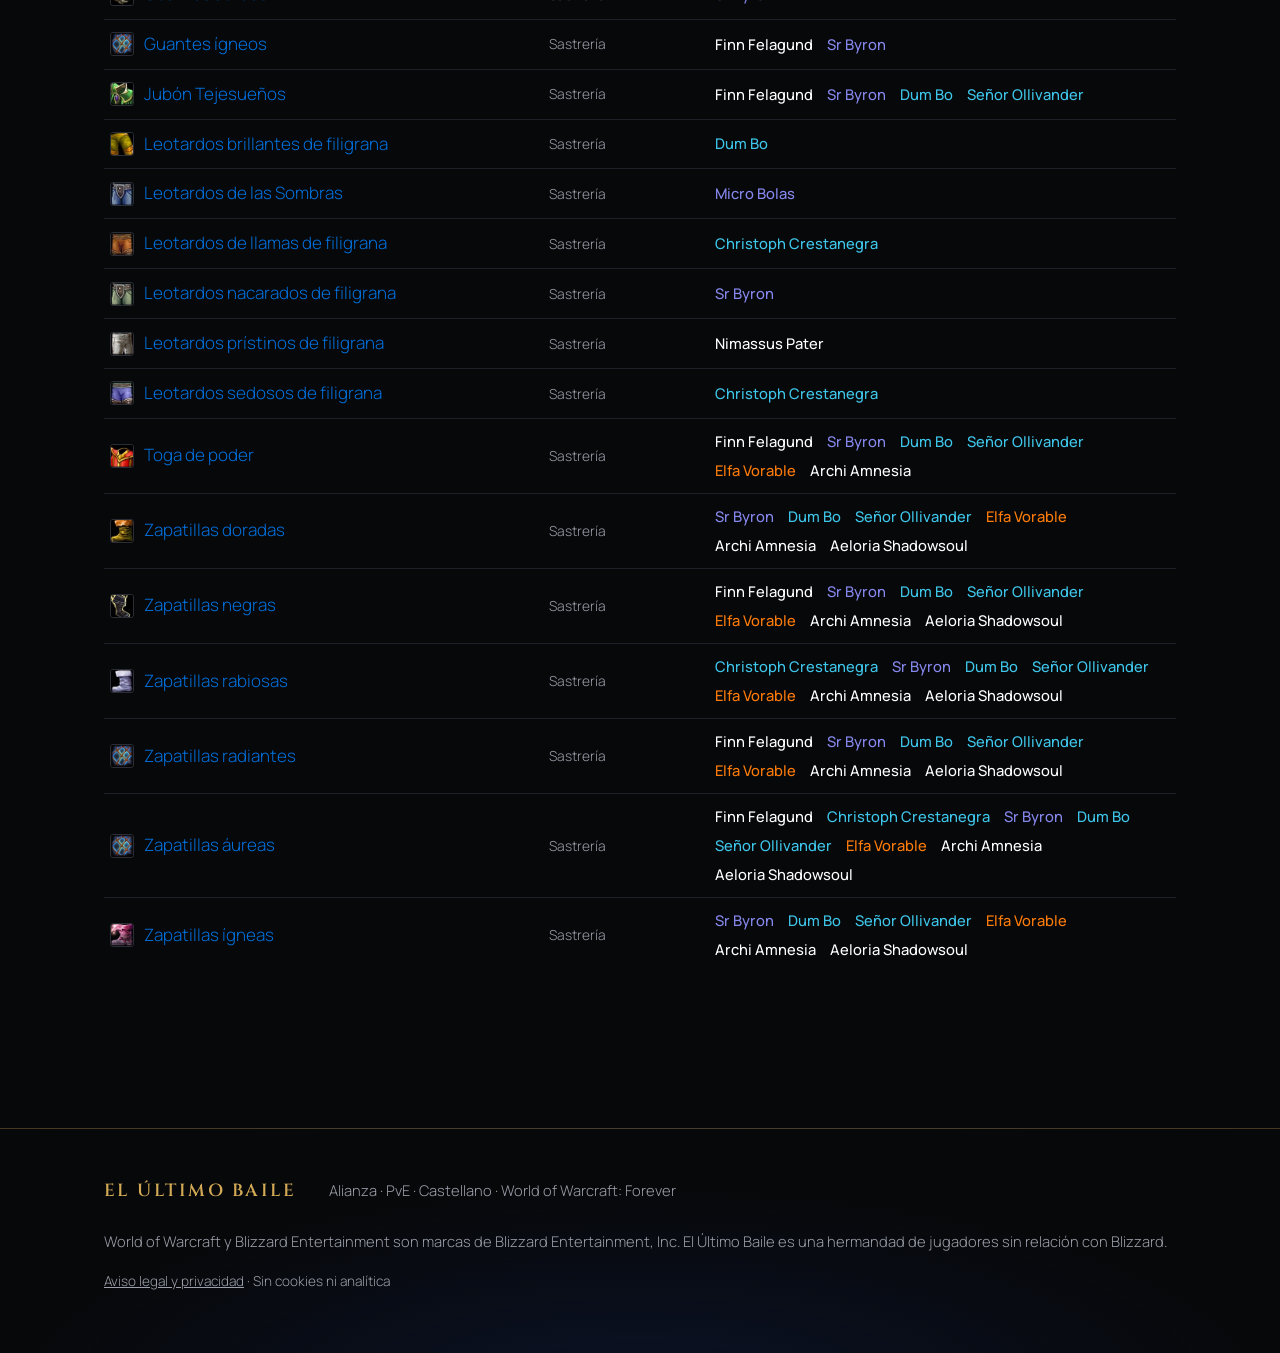
<file: prueba/recetas.html>
<!DOCTYPE html>
<html lang="es">
<head>
<meta charset="utf-8">
<meta name="viewport" content="width=device-width, initial-scale=1">
<!-- Quitar el día del lanzamiento público (5 nov 2026) -->
<meta name="robots" content="noindex, nofollow">
<meta name="theme-color" content="#07080a">
<meta name="color-scheme" content="dark">
<title>Recetas raras y épicas · El Último Baile</title>
<link rel="preload" href="../fonts/manrope.woff" as="font" type="font/woff" crossorigin>
<link rel="preload" href="../fonts/cinzel.woff" as="font" type="font/woff" crossorigin>
<link rel="stylesheet" href="comun/menu.css">
<link rel="stylesheet" href="comun/recetas.css">
<style>
  /* Fuentes servidas desde la propia web (licencia SIL OFL, ver fonts/). Sin peticiones a Google. */
  @font-face{font-family:"Cinzel";src:url("../fonts/cinzel.woff") format("woff");font-weight:400 900;font-style:normal;font-display:swap}
  @font-face{font-family:"Manrope";src:url("../fonts/manrope.woff") format("woff");font-weight:200 800;font-style:normal;font-display:swap}
  :root{
    --fondo:#07080a;
    --panel:#0c0d10;
    --panel-2:#101218;
    --linea:#1d2028;
    --filete:rgba(201,162,82,.32);   /* líneas doradas finas */
    --texto:#ece6d6;
    --suave:#9b9fa9;
    --oro:#d2a955;
    --oro-claro:#f1d28a;
    --oro-oscuro:#a67c2e;
    --azul-noche:#0d1a3a;
    --azul:#5b8dff;                  /* acento del escudo (ojos del dragón) */
    --radio:2px;
    --titulos:"Cinzel", Georgia, serif;
    --texto-f:"Manrope", system-ui, sans-serif;
    --anillo:"Cinzel Decorative", "Cinzel", Georgia, serif;   /* capitales ornamentadas */
  }
  *{box-sizing:border-box}
  [hidden]{display:none !important}
  html{scroll-behavior:smooth;scroll-padding-top:120px}
  body{margin:0;background:var(--fondo);color:var(--texto);font:300 1.0625rem/1.7 var(--texto-f)}
  a{color:var(--oro-claro)}
  a:focus-visible,.boton:focus-visible{outline:2px solid var(--oro);outline-offset:3px}
  .envoltura{max-width:1120px;margin:0 auto;padding:0 24px}
  h1,h2,h3,h4{margin:0;font-weight:600}
  p{margin:0 0 1em}
  strong{font-weight:600;color:var(--texto)}

  /* Piezas comunes */
  .etiqueta{display:block;font:600 .92rem/1 var(--texto-f);letter-spacing:.32em;text-transform:uppercase;color:var(--oro);margin-bottom:14px}
  h2{font-family:var(--titulos);font-size:clamp(1.45rem,2.9vw,2.15rem);line-height:1.15;letter-spacing:.06em;text-transform:uppercase;color:var(--texto)}
  h3{font-family:var(--titulos);font-size:1.05rem;letter-spacing:.18em;text-transform:uppercase;color:var(--oro-claro)}
  .entradilla{color:var(--suave);max-width:62ch;margin:20px auto 0;font-size:1.12rem;text-wrap:balance}
  .cabecera-seccion{text-align:center;margin-bottom:44px}
  .boton{display:inline-flex;align-items:center;justify-content:center;font:700 .82rem/1 var(--texto-f);letter-spacing:.24em;text-transform:uppercase;text-decoration:none;padding:18px 34px;border-radius:var(--radio);
    color:#1a1306;background:linear-gradient(180deg,#f0d38c 0%,#d2a955 55%,#a67c2e 100%);border:1px solid #a67c2e;box-shadow:0 10px 30px -10px rgba(210,169,85,.55)}
  .boton:hover{filter:brightness(1.08)}
  .boton.secundario{background:rgba(7,8,10,.6);color:var(--texto);border-color:rgba(201,162,82,.45);box-shadow:none}
  .boton.secundario:hover{border-color:var(--oro)}
  .aviso{max-width:680px;margin:22px auto 0;padding:12px 18px;border:1px dashed rgba(210,169,85,.55);background:rgba(210,169,85,.06);color:#d9cfb6;font-size:.98rem;text-align:center}
  .aviso b{color:var(--oro-claro);font-weight:600;letter-spacing:.04em}
  .provisional{display:inline-block;font:500 .72rem/1.6 var(--texto-f);letter-spacing:.08em;text-transform:none;color:var(--suave);border:1px dashed #3d404a;border-radius:99px;padding:0 10px;vertical-align:middle}

  /* Panel con esquinas doradas */
  .marco{position:relative;border:1px solid var(--filete);background:linear-gradient(180deg,rgba(16,18,24,.85),rgba(10,11,14,.85));padding:56px 64px}
  .marco::before,.marco::after{content:"";position:absolute;width:28px;height:28px;border:2px solid var(--oro)}
  .marco::before{top:-2px;left:-2px;border-right:0;border-bottom:0}
  .marco::after{bottom:-2px;right:-2px;border-left:0;border-top:0}

  /* Secciones y separador con rombo */
  .seccion{position:relative;padding:110px 0;border-top:1px solid var(--linea)}
  .seccion::before{content:"";position:absolute;top:-7px;left:50%;width:12px;height:12px;margin-left:-6px;transform:rotate(45deg);background:var(--fondo);border:1px solid var(--oro);box-shadow:0 0 10px rgba(91,141,255,.55)}

  /* Barra superior fija: marca, enlaces y botón en una fila (en móvil los enlaces bajan a una segunda fila) */

  /* Cabecera: título, línea de datos, frase y la imagen completa debajo, separada */
  .hero{position:relative;padding:28px 0 8px;overflow:hidden;text-align:center;
    background:
      radial-gradient(700px 360px at 50% 0%,rgba(210,169,85,.12),transparent 70%),
      radial-gradient(900px 420px at 50% 60%,rgba(60,100,210,.14),transparent 70%),var(--fondo)}
  /* Título solo para lectores de pantalla: el nombre va en el escudo */
  .oculto{position:absolute;width:1px;height:1px;overflow:hidden;clip:rect(0 0 0 0);white-space:nowrap}
  .hero .ficha{display:flex;align-items:center;justify-content:center;gap:22px;font:600 .8rem/1.4 var(--texto-f);letter-spacing:.3em;text-transform:uppercase;color:var(--oro);margin:28px auto 14px}
  .hero .ficha::before,.hero .ficha::after{content:"";flex:0 0 70px;height:1px;background:var(--oro)}
  .hero .lema{font:300 clamp(.95rem,1.4vw,1.1rem)/1.6 var(--texto-f);letter-spacing:.04em;color:var(--suave);margin:0 auto 24px;max-width:48ch}
  .acciones{display:flex;gap:16px;flex-wrap:wrap;justify-content:center}
  /* Escudo: fondo negro puro que se funde con la web (lighten) y la luz de arriba se difumina */
  .escudo{display:block;margin:0 auto;width:min(480px,86vw);height:auto;mix-blend-mode:lighten;
    -webkit-mask-image:linear-gradient(180deg,transparent 0%,#000 12%);mask-image:linear-gradient(180deg,transparent 0%,#000 12%)}

  /* Pilares */
  .pilares{display:grid;grid-template-columns:repeat(4,1fr);border-top:1px solid var(--filete);border-bottom:1px solid var(--filete)}
  .pilar{padding:44px 30px;text-align:center;border-left:1px solid var(--linea)}
  .pilar:first-child{border-left:0}
  .pilar .rombo{display:block;color:var(--oro);font-size:.85rem;margin-bottom:22px;text-shadow:0 0 10px rgba(91,141,255,.7)}
  .pilar h3{margin-bottom:18px}
  .pilar p{color:var(--suave);margin:0}
  /* Nosotros: la imagen de los diez, entera y sin nada encima */
  .imagen-nosotros{display:block;width:min(100%,1180px);height:auto;margin:56px auto 0;
    -webkit-mask-image:linear-gradient(180deg,transparent 0%,#000 4%,#000 95%,transparent 100%),linear-gradient(90deg,transparent 0%,#000 2.5%,#000 97.5%,transparent 100%);
            mask-image:linear-gradient(180deg,transparent 0%,#000 4%,#000 95%,transparent 100%),linear-gradient(90deg,transparent 0%,#000 2.5%,#000 97.5%,transparent 100%);
    -webkit-mask-composite:source-in;mask-composite:intersect}
  .frase{text-align:center;font-family:var(--titulos);font-size:clamp(.92rem,1.5vw,1.1rem);letter-spacing:.16em;text-transform:uppercase;color:var(--oro);padding:26px 0;border-bottom:1px solid var(--filete);margin:0}

  /* Raids */
  .dias{text-align:center;font-family:var(--titulos);font-weight:700;font-size:clamp(1.9rem,4.6vw,3.1rem);letter-spacing:.14em;line-height:1;
    background:linear-gradient(180deg,#f3d896 0%,#d2a955 50%,#9d7429 100%);-webkit-background-clip:text;background-clip:text;color:transparent}
  .horas{text-align:center;font:700 .9rem/1.6 var(--texto-f);letter-spacing:.24em;text-transform:uppercase;margin:22px 0 0}
  .horas span{color:var(--suave);font-weight:500}
  .listas{display:grid;grid-template-columns:1fr 1fr;gap:56px;margin-top:44px;padding-top:44px;border-top:1px solid var(--linea)}
  .lista h3{font-size:.95rem;margin-bottom:18px}
  .lista ul{list-style:none;margin:0;padding:0}
  .lista li{position:relative;padding:12px 0 12px 32px;border-bottom:1px solid var(--linea);font-weight:400}
  .lista li:last-child{border-bottom:0}
  .lista li::before{content:"◆";position:absolute;left:2px;top:13px;color:var(--oro);font-size:.85rem}
  .lista.no li{color:var(--suave);font-weight:300}
  .lista.no li::before{content:"◇";color:var(--suave)}
  .pie-marco{text-align:center;color:var(--suave);margin:36px 0 0;padding-top:28px;border-top:1px solid var(--linea)}

  /* Botín */
  .botin{display:grid;grid-template-columns:1fr 1.3fr;gap:64px;align-items:center}
  .destacado-botin{text-align:center;padding:40px 24px;border-top:1px solid var(--filete);border-bottom:1px solid var(--filete)}
  .destacado-botin .grande{font-family:var(--titulos);font-weight:700;font-size:clamp(2rem,4.5vw,3.2rem);letter-spacing:.06em;line-height:1.1;margin:10px 0 18px;
    background:linear-gradient(180deg,#f3d896 0%,#d2a955 50%,#9d7429 100%);-webkit-background-clip:text;background-clip:text;color:transparent}
  .destacado-botin p{color:var(--suave);font-size:.95rem;margin:0}
  .definiciones{margin:0}
  .definicion{display:grid;grid-template-columns:200px 1fr;gap:24px;padding:24px 0;border-bottom:1px solid var(--linea)}
  .definicion:last-child{border-bottom:0}
  .definicion dt{font-family:var(--titulos);font-weight:600;letter-spacing:.12em;text-transform:uppercase;color:var(--oro-claro)}
  .definicion dt small{display:block;font:600 .72rem/1.6 var(--texto-f);letter-spacing:.24em;color:var(--suave);margin-top:6px}
  .definicion dd{margin:0;color:var(--suave)}

  /* Actividad */
  .dos-col{display:grid;grid-template-columns:1fr 1fr;gap:28px}
  .bloque-titulo{font-size:.95rem;margin-bottom:16px}
  .proxima{border:1px solid var(--filete);background:var(--panel-2);padding:22px 24px}
  .proxima .fecha-grande{font-family:var(--titulos);font-size:1.5rem;letter-spacing:.06em;text-transform:capitalize;color:var(--oro-claro)}
  .proxima .detalle{color:var(--suave)}
  .etiqueta-dif{display:inline-block;font:600 .7rem/1.6 var(--texto-f);letter-spacing:.18em;text-transform:uppercase;color:var(--oro);border:1px solid var(--filete);padding:0 8px;margin-left:8px;vertical-align:middle}
  .actividad{list-style:none;margin:0;padding:0}
  .actividad li{display:grid;grid-template-columns:auto 1fr;gap:2px 18px;padding:14px 0;border-bottom:1px solid var(--linea)}
  .actividad .cuando{color:var(--suave);grid-row:span 2;font-variant-numeric:tabular-nums}
  .actividad .que{font-weight:600}
  .actividad .detalle{color:var(--suave);font-size:.95rem}
  .vacio{color:var(--suave);font-style:italic;padding:14px 0;margin:0}
  .kill{display:grid;grid-template-columns:110px 1fr;gap:16px;border:1px solid var(--linea);background:var(--panel);margin-bottom:12px}
  .kill .captura{background:repeating-linear-gradient(135deg,rgba(210,169,85,.07) 0 10px,transparent 10px 20px),var(--panel-2);display:grid;place-items:center;color:var(--suave);font-size:.75rem;text-align:center;padding:8px}
  .kill .cuerpo{padding:12px 14px 12px 0}
  .kill .jefe{font-family:var(--titulos);letter-spacing:.06em;color:#e07a5f;font-weight:600}
  .kill .meta{color:var(--suave);font-size:.9rem}
  .tabla-botin{margin-top:40px}
  .tabla-botin table{width:100%;border-collapse:collapse}
  .tabla-botin th{text-align:left;font:600 .75rem/1 var(--texto-f);letter-spacing:.22em;text-transform:uppercase;color:var(--oro);padding:14px 0;border-bottom:1px solid var(--filete)}
  .tabla-botin td{padding:12px 16px 12px 0;border-bottom:1px solid var(--linea);vertical-align:top}
  .tabla-botin td:first-child{color:var(--suave);white-space:nowrap}
  .tabla-botin td:nth-child(2){font-weight:600}

  /* Reclutamiento */
  .perfiles{max-width:1020px;margin:0 auto 56px;text-align:center;font-size:1.08rem}
  .perfiles .intro-perfiles{margin:0 auto 26px;color:var(--suave)}
  .perfil-lista{list-style:none;margin:0;padding:0;display:grid;grid-template-columns:repeat(3,1fr);gap:0;border-top:1px solid var(--filete);border-bottom:1px solid var(--filete)}
  .perfil-lista li{padding:24px 22px;border-left:1px solid var(--linea)}
  .perfil-lista li:first-child{border-left:0}
  .perfil-lista strong{display:block;font-family:var(--titulos);font-weight:600;font-size:.95rem;letter-spacing:.14em;text-transform:uppercase;color:var(--oro-claro);margin-bottom:10px}
  .perfil-lista span{color:#c9c6bd;font-size:.98rem}
  .perfil-lista b{color:var(--texto);font-weight:600}
  #reclutamiento .cabecera-seccion{margin-bottom:18px}
  #reclutamiento .entradilla{margin-top:14px}
  .dos-marco{display:grid;grid-template-columns:1fr 1fr;gap:56px}
  .dos-marco h3{margin-bottom:16px}
  .dos-marco p{color:#c9c6bd}
  .titulo-lista{text-align:center;margin:80px 0 34px;font-size:1.15rem;letter-spacing:.24em}
  .clases{display:grid;grid-template-columns:repeat(3,1fr);gap:14px;max-width:1020px;margin:0 auto}
  .clase{background:var(--panel);border:1px solid var(--linea);border-top:2px solid var(--c);padding:16px 18px 18px}
  .clase h4{margin:0;font-family:var(--titulos);font-size:1rem;letter-spacing:.16em;text-transform:uppercase;color:var(--c);display:flex;align-items:center;gap:10px}
  .clase h4 .icono{width:22px;height:22px;display:grid;place-items:center;font-size:.78rem;color:#0a0a0a;background:var(--c)}
  .clase .raya{height:1px;margin:12px 0 12px;background:linear-gradient(90deg,var(--c),transparent)}
  .specs{list-style:none;margin:0;padding:0;display:grid;grid-template-columns:1fr 1fr;gap:8px}
  .spec{display:flex;align-items:center;gap:8px;font:600 .72rem/1.2 var(--texto-f);letter-spacing:.08em;text-transform:uppercase;white-space:nowrap;padding:9px 10px;border:1px solid rgba(134,211,156,.4);color:#9fe0b2;background:rgba(134,211,156,.06)}
  .spec::before{content:"";flex:0 0 7px;height:7px;border-radius:50%;background:#86d39c;box-shadow:0 0 6px rgba(134,211,156,.7)}
  .spec.cerrada{border-color:rgba(224,96,96,.4);color:#e89a9a;background:rgba(224,96,96,.06)}
  .spec.cerrada::before{background:#e06060;box-shadow:0 0 6px rgba(224,96,96,.7)}
  .nota-lista{text-align:center;color:var(--suave);font-size:.95rem;margin-top:22px}

  /* Raiders */
  .recuento{display:flex;justify-content:center;gap:28px;flex-wrap:wrap;color:var(--suave);margin:0 0 30px}
  .recuento strong{font-family:var(--titulos);font-size:1.4rem;color:var(--oro-claro);margin-right:6px}
  .roster{display:grid;grid-template-columns:repeat(3,1fr);gap:14px;max-width:1020px;margin:0 auto}
  .grupo{background:var(--panel);border:1px solid var(--linea);border-top:2px solid var(--c);padding:16px 18px 14px}
  .grupo .raya{height:1px;margin:10px 0 6px;background:linear-gradient(90deg,var(--c),transparent)}
  .grupo h4{margin:0;font-family:var(--titulos);font-size:.95rem;letter-spacing:.14em;text-transform:uppercase;color:var(--c);display:flex;justify-content:space-between;align-items:baseline}
  .grupo h4 span{font-family:var(--texto-f);font-size:.8rem;color:var(--suave);letter-spacing:0}
  .grupo ul{list-style:none;margin:0;padding:0}
  .grupo li{display:flex;justify-content:space-between;gap:10px;padding:4px 0;font-size:.95rem;font-weight:400;border-top:1px solid var(--linea)}
  .grupo li:first-child{border-top:0}
  .grupo .nombre-pj{color:var(--c);font-weight:500}
  .grupo .rol{color:var(--suave);font-size:.78rem;letter-spacing:.06em;white-space:nowrap}

  /* Únete */
  .unete{text-align:center}
  .unete .entradilla{margin-bottom:36px}
  .discord-recuento{margin:22px 0 0;color:var(--suave);font-size:.95rem}
  .discord-recuento strong{font-family:var(--titulos);font-size:1.25rem;color:var(--oro-claro);margin-right:4px}
  .discord-recuento .punto{display:inline-block;width:8px;height:8px;border-radius:50%;background:#86d39c;box-shadow:0 0 6px rgba(134,211,156,.8);margin:0 6px 1px 18px}
  .contactos{margin-top:34px;display:flex;justify-content:center;align-items:baseline;flex-wrap:wrap;gap:8px 10px;font-size:1.05rem}
  .contactos span{font:600 .75rem/1 var(--texto-f);letter-spacing:.24em;text-transform:uppercase;color:var(--suave);margin-right:10px}
  .contactos b{font-weight:600}

  footer{border-top:1px solid var(--filete);padding:48px 0 60px;color:var(--suave);font-size:.92rem;background:radial-gradient(900px 300px at 50% 120%,rgba(13,26,58,.6),transparent 70%)}
  footer .fila{display:flex;flex-wrap:wrap;align-items:baseline;gap:12px 32px;margin-bottom:22px}
  footer .marca{font-size:1.1rem}
  footer nav{display:flex;flex-wrap:wrap;gap:12px 28px;justify-content:flex-end;margin-bottom:22px}
  footer nav a{font:600 .78rem/1 var(--texto-f);letter-spacing:.22em;text-transform:uppercase;color:var(--texto);text-decoration:none}
  footer nav a:hover{color:var(--oro-claro)}
  footer .legal{margin:16px 0 0;font-size:.85rem}
  footer .legal a{color:var(--suave)}
  footer .legal a:hover{color:var(--oro-claro)}

  @media (max-width:960px){
    .pilares{grid-template-columns:1fr 1fr}
    .pilar:nth-child(3){border-left:0}
    .pilar:nth-child(n+3){border-top:1px solid var(--linea)}
    .botin{grid-template-columns:1fr;gap:36px}
    .marco{padding:44px 32px}
  }
  @media (max-width:720px){
    .perfil-lista{grid-template-columns:1fr}
    .perfil-lista li{border-left:0;border-top:1px solid var(--linea);padding:20px 6px}
    .perfil-lista li:first-child{border-top:0}
    body{font-size:1rem}
    .seccion{padding:80px 0}
    .hero{padding:44px 0 0}
    .hero .ficha{gap:12px;letter-spacing:.2em;font-size:.68rem}
    .hero .ficha::before,.hero .ficha::after{flex-basis:20px}
    .hero .lema{margin:0 auto 24px}
    /* En móvil el nombre de la imagen se lee pequeño: se añade el logo debajo */
    .hero .ficha{margin-top:10px}
    .pilares{grid-template-columns:1fr}
    .pilar{border-left:0;border-top:1px solid var(--linea);padding:34px 8px}
    .pilar:first-child{border-top:0}
    .listas,.dos-col,.dos-marco{grid-template-columns:1fr;gap:36px}
    .marco{padding:36px 22px}
    .definicion{grid-template-columns:1fr;gap:8px}
    .clases{grid-template-columns:1fr}
    .roster{grid-template-columns:1fr;gap:10px}
    footer nav{justify-content:flex-start}
  }
  @media (prefers-reduced-motion:reduce){html{scroll-behavior:auto}}

  .vistas{display:inline-flex;margin:22px auto 0;border:1px solid var(--filete);padding:4px;gap:4px}
  .vistas a{padding:10px 18px;font:600 .74rem/1 var(--texto-f);letter-spacing:.16em;text-transform:uppercase;color:var(--suave);text-decoration:none}
  .vistas a:hover{color:var(--texto)}
  .vistas a[aria-current="page"]{background:linear-gradient(180deg,#e2bf73,#b88a3a);color:#0b0b0b}
  .pagina{padding:64px 0 110px}
  .cab-pagina{text-align:center;margin-bottom:34px}
  .cab-pagina h1{font-family:var(--titulos);font-weight:600;font-size:clamp(1.6rem,3.4vw,2.4rem);letter-spacing:.06em;text-transform:uppercase;line-height:1.15;margin:0 0 12px}
  .cab-pagina p{color:var(--suave);max-width:680px;margin:0 auto}
  .cab-pagina .fuente{margin-top:10px;font-size:.85rem;letter-spacing:.04em;color:#7d818b}
  .vacio{color:var(--suave);text-align:center;padding:26px 0;grid-column:1/-1}
  .aviso{max-width:680px;margin:0 auto 34px;padding:12px 18px;border:1px dashed rgba(210,169,85,.55);background:rgba(210,169,85,.06);color:#d9cfb6;text-align:center}
  .aviso b{color:var(--oro-claro)}
  .buscador{width:min(100%,420px);padding:12px 14px;background:var(--panel);border:1px solid var(--linea);color:var(--texto);font:400 1rem var(--texto-f)}
  .buscador:focus,.selector:focus{outline:none;border-color:var(--oro)}
  .chips{display:flex;flex-wrap:wrap;gap:8px;justify-content:center}
  .chip{font:600 .72rem/1 var(--texto-f);letter-spacing:.12em;text-transform:uppercase;padding:9px 12px;background:none;border:1px solid var(--linea);color:var(--suave);cursor:pointer}
  .chip:hover{border-color:var(--filete);color:var(--texto)}
  .chip[aria-pressed="true"]{border-color:var(--oro);color:var(--oro-claro);background:rgba(210,169,85,.08)}
  .pj{color:var(--c);font-weight:500}
  @media (max-width:720px){.pagina{padding:40px 0 70px}}
  .controles{display:flex;flex-direction:column;gap:14px;align-items:center;margin:0 auto 38px;max-width:1020px}
  .bloque-cal{max-width:1080px;margin:0 auto 46px}
  .bloque-cal>h2{font-family:var(--titulos);font-weight:600;font-size:1.05rem;letter-spacing:.18em;text-transform:uppercase;color:var(--q);margin:0 0 12px;padding-bottom:12px;border-bottom:1px solid var(--filete)}
  .bloque-cal>h2 small{color:var(--suave);letter-spacing:.08em;margin-left:6px}
  .fila-receta{display:grid;grid-template-columns:minmax(0,1.3fr) 150px minmax(0,1.4fr);gap:16px;align-items:center;padding:10px 6px;border-top:1px solid var(--linea)}
  .fila-receta .prof{color:var(--suave);font-size:.86rem}
  .fila-receta .quien{display:flex;flex-wrap:wrap;gap:4px 14px;font-size:.92rem}
  @media (max-width:720px){.fila-receta{grid-template-columns:1fr;gap:4px}}
</style>
</head>
<body>
<div style="position:sticky;top:0;z-index:70;background:#d2a955;color:#1a1306;text-align:center;font:600 .8rem/1.4 Manrope,system-ui,sans-serif;letter-spacing:.06em;padding:7px 12px">Versión de prueba para oficiales · algunos datos son de ejemplo · <a href="https://lastdance.cp-0.es/" style="color:#1a1306">Ir a la web real</a></div>
<header class="barra">
  <div class="envoltura fila1">
    <a class="marca" href="./#inicio">
      <svg width="30" height="34" viewBox="0 0 28 32" aria-hidden="true">
        <path d="M14 1 L27 5 V15 C27 23 21 28.5 14 31 C7 28.5 1 23 1 15 V5 Z" fill="#101218" stroke="#D2A955" stroke-width="1.5"/>
        <path d="M9 22 C9 15 19 15 19 9" stroke="#D2A955" stroke-width="1.6" fill="none" stroke-linecap="round"/>
        <path d="M19 22 C19 15 9 15 9 9" stroke="#ECE6D6" stroke-width="1.6" fill="none" stroke-linecap="round"/>
      </svg>
      El Último Baile
    </a>
    <ul class="rapidos">
      <li><a class="enlace-menu" href="./#inicio">Inicio</a></li>
      <li><a class="enlace-menu" href="./#hermandad">La hermandad</a></li>
      <li><a class="enlace-menu" href="primera-semana.html">Primera semana</a></li>
    </ul>
    <button class="menu-movil" type="button" aria-expanded="false" aria-controls="menu-principal"><span class="rayas" aria-hidden="true"></span><span class="texto-menu">Menú</span></button>
    <nav id="menu-principal" aria-label="Principal">
      <ul class="menu">
        <li class="item-menu fijo"><a class="enlace-menu" href="./#inicio">Inicio</a></li>
        <li class="item-menu fijo"><a class="enlace-menu" href="./#hermandad">La hermandad</a></li>
        <li class="grupo-menu">
          <button class="titulo-menu" type="button" aria-expanded="false" aria-controls="sub-2">Raid</button>
          <ul class="submenu" id="sub-2">
            <li><a href="./#raids"><span class="t">Noches de raid</span><span class="d">Horario y lo que pedimos</span></a></li>
            <li><a href="loot.html"><span class="t">Loot <span class="etiqueta-menu">Propuesta</span></span><span class="d">Cómo se reparte el botín y la tabla de prioridad</span></a></li>
            <li><a href="./#actividad"><span class="t">Actividad</span><span class="d">Próxima raid y últimas noches</span></a></li>
            <li><a href="./#raiders"><span class="t">Raiders</span><span class="d">El roster actual, por clase</span></a></li>
          </ul>
        </li>
        <li class="item-menu"><a class="enlace-menu" href="./#reclutamiento">Reclutamiento</a></li>
        <li class="item-menu fijo"><a class="enlace-menu" href="primera-semana.html">Primera semana</a></li>
        <li class="grupo-menu">
          <button class="titulo-menu" type="button" aria-expanded="false" aria-controls="sub-5">Recursos</button>
          <ul class="submenu" id="sub-5">
            <li><a href="profesiones.html"><span class="t">Profesiones <span class="etiqueta-menu">Nuevo</span></span><span class="d">Quién sabe hacer qué, y las recetas raras y épicas</span></a></li>
            <li><a href="banco.html"><span class="t">Banco <span class="etiqueta-menu">En construcción</span></span><span class="d">Lo que guarda la hermandad y cómo pedirlo</span></a></li>
          </ul>
        </li>
      </ul>
    </nav>
    <a class="boton" href="https://discord.gg/mdKr9CPTTM" rel="noopener">Únete</a>
  </div>
</header>

<main class="pagina">
  <div class="envoltura">
    <div class="cab-pagina">
      <span class="etiqueta">Recursos</span>
      <h1>Profesiones de la hermandad</h1>
      <p>Las recetas raras y épicas que solo saben hacer unos pocos en la hermandad. Pasa el ratón por una receta para ver qué necesita, o pulsa para abrirla en Wowhead.</p>
      <p class="fuente" id="fuente" hidden></p>
      <nav class="vistas" aria-label="Vista de profesiones"><a href="profesiones.html">Todas las recetas</a><a href="recetas.html" aria-current="page">Raras y épicas</a></nav>
    </div>
    <p class="aviso" id="aviso" hidden><b>Aún no hay recetas raras o mejores.</b> Aparecerán aquí en cuanto alguien de la hermandad aprenda una.</p>
    <div class="controles">
      <input class="buscador" id="buscar" type="search" placeholder="Busca una receta o un personaje…" aria-label="Buscar receta o personaje" autocomplete="off">
      <div class="chips" id="chips" role="group" aria-label="Filtrar por profesión"></div>
    </div>
    <div id="listado"></div>
  </div>
</main>

<footer>
  <div class="envoltura">
    <div class="fila"><span class="marca">El Último Baile</span><span>Alianza · PvE · Castellano · World of Warcraft: Forever</span></div>
    <div>World of Warcraft y Blizzard Entertainment son marcas de Blizzard Entertainment, Inc. El Último Baile es una hermandad de jugadores sin relación con Blizzard.</div>
    <p class="legal"><a href="../aviso-legal.html">Aviso legal y privacidad</a> · Sin cookies ni analítica</p>
  </div>
</footer>
<script>window.BASE_ICONOS = "../img/iconos/";</script>
<script src="comun/recetas.js"></script>
<script>
(function () {
  "use strict";
  const CLASES = { warrior: "#C69B6D", paladin: "#F48CBA", hunter: "#AAD372", rogue: "#FFF468", priest: "#FFFFFF", shaman: "#3D9BFF", mage: "#3FC7EB", warlock: "#8788EE", druid: "#FF7C0A" };
  const GRUPOS = [["legendary", "Legendarias"], ["epic", "Épicas"], ["rare", "Raras"]];
  const el = (t, c, x) => { const e = document.createElement(t); if (c) e.className = c; if (x !== undefined) e.textContent = x; return e; };
  const norm = t => String(t || "").toLowerCase().normalize("NFD").replace(/[\u0300-\u036f]/g, "");
  let recetas = [], filtro = "", texto = "";
  function pintar() {
    const profs = [...new Set(recetas.map(r => r.profesion))].sort((a, b) => a.localeCompare(b, "es"));
    document.getElementById("chips").replaceChildren(...["", ...profs].map(p => {
      const b = el("button", "chip", p || "Todas"); b.type = "button"; b.setAttribute("aria-pressed", String(p === filtro));
      b.addEventListener("click", () => { filtro = p; pintar(); }); return b;
    }));
    const q = norm(texto);
    const visibles = recetas.filter(r => (!filtro || r.profesion === filtro) &&
      (!q || norm(r.n).includes(q) || (r.obj && norm(r.obj.n).includes(q)) || r.personajes.some(p => norm(p.n).includes(q))));
    const bloques = GRUPOS.map(([cal, titulo]) => {
      const lista = visibles.filter(r => r.q === cal);
      if (!lista.length) return null;
      const s = el("section", "bloque-cal");
      s.style.setProperty("--q", COLOR_CALIDAD[cal]);
      const h = el("h2", "", titulo); h.append(el("small", "", "(" + lista.length + ")"));
      s.append(h, ...lista.map(r => {
        const f = el("div", "fila-receta");
        const quien = el("div", "quien");
        r.personajes.forEach(p => { const s2 = el("span", "pj", p.n); s2.style.setProperty("--c", CLASES[p.clase] || "#ece6d6"); quien.append(s2); });
        f.append(enlaceReceta(r), el("span", "prof", r.profesion), quien);
        return f;
      }));
      return s;
    }).filter(Boolean);
    document.getElementById("listado").replaceChildren(...(bloques.length ? bloques :
      recetas.length ? [el("p", "vacio", "No hay recetas que coincidan.")] : []));
  }
  document.getElementById("buscar").addEventListener("input", e => { texto = e.target.value; pintar(); });
  fetch("../recetas-especiales.json", { cache: "no-cache" }).then(r => r.ok ? r.json() : { recetas: [] }).catch(() => ({ recetas: [] }))
    .then(d => {
      recetas = (Array.isArray(d.recetas) ? d.recetas : []).filter(r => r && r.n && Array.isArray(r.personajes));
      document.getElementById("aviso").hidden = recetas.length > 0;
      if (recetas.length) { const f = document.getElementById("fuente"); f.textContent = recetas.length + " recetas · Datos de Blizzard, se actualizan solos cada hora"; f.hidden = false; }
      pintar();
    });
})();
</script>
<script src="comun/menu.js" defer></script>
</body>
</html>
</file>
<file: comun/menu.css>
/* Barra de navegación común a todas las páginas (menú con desplegables) */
.barra{position:sticky;top:0;z-index:30;background:rgba(7,8,10,.95);backdrop-filter:blur(8px);border-bottom:1px solid var(--filete)}
.barra .fila1{display:flex;align-items:center;gap:20px;height:74px;position:relative}
.marca{display:flex;align-items:center;gap:12px;text-decoration:none;font-family:var(--titulos);font-weight:600;font-size:1.2rem;letter-spacing:.14em;text-transform:uppercase;color:var(--oro);white-space:nowrap}
.barra nav{margin-left:16px}
.barra .fila1>.boton{margin-left:auto}
.barra .boton{padding:13px 22px;font-size:.78rem}
.menu{list-style:none;display:flex;gap:4px;margin:0;padding:0}
.grupo-menu{position:relative}
.titulo-menu,.enlace-menu{display:flex;align-items:center;gap:8px;background:none;border:0;padding:12px 12px;cursor:pointer;text-decoration:none;white-space:nowrap;
  font:600 .76rem/1 var(--texto-f);letter-spacing:.16em;text-transform:uppercase;color:var(--suave)}
.enlace-menu:hover{color:var(--texto)}
.enlace-menu.activo{color:var(--oro-claro)}
.titulo-menu::after{content:"";width:6px;height:6px;border-right:1.5px solid currentColor;border-bottom:1.5px solid currentColor;transform:translateY(-2px) rotate(45deg);transition:transform .15s}
.titulo-menu:hover,.grupo-menu.abierto>.titulo-menu{color:var(--texto)}
.grupo-menu.activo>.titulo-menu{color:var(--oro-claro)}
.titulo-menu:focus-visible,.enlace-menu:focus-visible,.submenu a:focus-visible,.menu-movil:focus-visible{outline:2px solid var(--oro);outline-offset:2px}
.submenu{list-style:none;margin:0;padding:8px 0;position:absolute;top:100%;left:0;min-width:290px;
  background:#0b0c10;border:1px solid var(--filete);box-shadow:0 18px 40px rgba(0,0,0,.55);display:none}
.submenu::before{content:"";position:absolute;left:0;right:0;top:-10px;height:10px}
.grupo-menu.abierto>.submenu{display:block}
@media (hover:hover) and (min-width:99999px){
  .grupo-menu:hover>.submenu{display:block}
  .grupo-menu:hover>.titulo-menu::after{transform:translateY(1px) rotate(225deg)}
}
.grupo-menu.abierto>.titulo-menu::after{transform:translateY(1px) rotate(225deg)}
.submenu a{display:block;padding:11px 20px;text-decoration:none;color:#d4cfc2}
.submenu .t{display:flex;align-items:center;gap:10px;font:600 .95rem/1.3 var(--texto-f);color:var(--texto)}
.submenu .d{display:block;margin-top:3px;font:400 .82rem/1.35 var(--texto-f);color:var(--suave)}
.etiqueta-menu{font:700 .6rem/1 var(--texto-f);letter-spacing:.14em;text-transform:uppercase;padding:4px 7px;border:1px solid rgba(91,141,255,.5);color:#a9c4ff;background:rgba(91,141,255,.1)}
.submenu a:hover{background:rgba(210,169,85,.07)}
.submenu a:hover .t,.submenu a.activo .t{color:var(--oro-claro)}
.submenu a.activo .t::before{content:"◆";font-size:.6rem;color:var(--oro)}
.menu-movil{display:none;align-items:center;gap:10px;margin-left:auto;background:none;border:1px solid var(--linea);color:var(--texto);
  padding:10px 14px;cursor:pointer;font:600 .74rem/1 var(--texto-f);letter-spacing:.18em;text-transform:uppercase}
.menu-movil .rayas{width:16px;height:2px;background:currentColor;position:relative}
.menu-movil .rayas::before,.menu-movil .rayas::after{content:"";position:absolute;left:0;width:16px;height:2px;background:currentColor}
.menu-movil .rayas::before{top:-5px}.menu-movil .rayas::after{top:5px}
@media all{
  .barra .fila1{gap:12px}
  .menu-movil{display:inline-flex}
  .barra nav{display:none;position:absolute;top:100%;left:0;right:0;margin:0;background:#0b0c10;border-bottom:1px solid var(--filete);
    box-shadow:0 18px 40px rgba(0,0,0,.6);max-height:calc(100vh - 80px);overflow-y:auto;padding:10px 24px 18px}
  .barra nav.abierto{display:block}
  .menu{flex-direction:column;gap:0}
  .menu>li:not(.fijo)~li:not(.fijo){border-top:1px solid var(--linea)}
  .enlace-menu{padding:16px 0;color:var(--texto);font-size:.76rem}
  .titulo-menu{width:100%;justify-content:space-between;padding:16px 0;color:var(--oro);font-size:.76rem}
  .titulo-menu::after{display:none}
  .submenu{position:static;display:block;border:0;box-shadow:none;background:none;padding:0 0 12px;min-width:0}
  .submenu a{padding:9px 0 9px 4px}
}
@media (max-width:720px){
  .marca{font-size:1rem;letter-spacing:.1em;gap:10px}
  .barra .boton{padding:10px 14px;font-size:.7rem;letter-spacing:.18em}
  .barra nav{padding:10px 24px 18px}
}
@media (max-width:400px){
  .marca{font-size:.82rem;letter-spacing:.06em;gap:8px}
  .marca svg{width:24px;height:28px}
  .barra .boton{padding:9px 10px;letter-spacing:.12em}
  .menu-movil{padding:9px 10px}
  .rapidos .enlace-menu{padding:12px 7px;letter-spacing:.1em}
  .menu-movil .texto-menu{display:none}
}

/* Accesos rápidos: en pantallas estrechas, junto al botón Menú */
.rapidos{display:none;list-style:none;margin:0 0 0 16px;padding:0;gap:2px}
@media all{
  .rapidos{display:flex}
  .rapidos .enlace-menu{padding:12px 10px}
  .menu-movil{margin-left:auto}
  .barra .fila1>.boton{margin-left:0}
  .menu>.fijo{display:none}
}
@media (max-width:960px){
  .barra .fila1{flex-wrap:wrap;height:auto;padding-top:10px;row-gap:0}
  .marca{flex:1}
  .rapidos{order:5;flex:0 0 100%;justify-content:flex-start;margin:8px 0 0;border-top:1px solid var(--linea);padding:2px 0 2px 0}
  .rapidos li:first-child .enlace-menu{padding-left:0}
  .rapidos .enlace-menu{font-size:.7rem;letter-spacing:.14em;padding:12px 10px}
  .menu-movil{margin-left:auto}
}

/* En pantallas anchas, el panel del Menú se abre como desplegable bajo el botón */
@media (min-width:961px){
  .barra nav{left:auto;right:137px;width:380px;border:1px solid var(--filete);border-top:0}
}
</file>
<file: prueba/comun/menu.css>
/* Barra de navegación común a todas las páginas (menú con desplegables) */
.barra{position:sticky;top:0;z-index:30;background:rgba(7,8,10,.95);backdrop-filter:blur(8px);border-bottom:1px solid var(--filete)}
.barra .fila1{display:flex;align-items:center;gap:20px;height:74px;position:relative}
.marca{display:flex;align-items:center;gap:12px;text-decoration:none;font-family:var(--titulos);font-weight:600;font-size:1.2rem;letter-spacing:.14em;text-transform:uppercase;color:var(--oro);white-space:nowrap}
.barra nav{margin-left:16px}
.barra .fila1>.boton{margin-left:auto}
.barra .boton{padding:13px 22px;font-size:.78rem}
.menu{list-style:none;display:flex;gap:4px;margin:0;padding:0}
.grupo-menu{position:relative}
.titulo-menu,.enlace-menu{display:flex;align-items:center;gap:8px;background:none;border:0;padding:12px 12px;cursor:pointer;text-decoration:none;white-space:nowrap;
  font:600 .76rem/1 var(--texto-f);letter-spacing:.16em;text-transform:uppercase;color:var(--suave)}
.enlace-menu:hover{color:var(--texto)}
.enlace-menu.activo{color:var(--oro-claro)}
.titulo-menu::after{content:"";width:6px;height:6px;border-right:1.5px solid currentColor;border-bottom:1.5px solid currentColor;transform:translateY(-2px) rotate(45deg);transition:transform .15s}
.titulo-menu:hover,.grupo-menu.abierto>.titulo-menu{color:var(--texto)}
.grupo-menu.activo>.titulo-menu{color:var(--oro-claro)}
.titulo-menu:focus-visible,.enlace-menu:focus-visible,.submenu a:focus-visible,.menu-movil:focus-visible{outline:2px solid var(--oro);outline-offset:2px}
.submenu{list-style:none;margin:0;padding:8px 0;position:absolute;top:100%;left:0;min-width:290px;
  background:#0b0c10;border:1px solid var(--filete);box-shadow:0 18px 40px rgba(0,0,0,.55);display:none}
.submenu::before{content:"";position:absolute;left:0;right:0;top:-10px;height:10px}
.grupo-menu.abierto>.submenu{display:block}
@media (hover:hover) and (min-width:99999px){
  .grupo-menu:hover>.submenu{display:block}
  .grupo-menu:hover>.titulo-menu::after{transform:translateY(1px) rotate(225deg)}
}
.grupo-menu.abierto>.titulo-menu::after{transform:translateY(1px) rotate(225deg)}
.submenu a{display:block;padding:11px 20px;text-decoration:none;color:#d4cfc2}
.submenu .t{display:flex;align-items:center;gap:10px;font:600 .95rem/1.3 var(--texto-f);color:var(--texto)}
.submenu .d{display:block;margin-top:3px;font:400 .82rem/1.35 var(--texto-f);color:var(--suave)}
.etiqueta-menu{font:700 .6rem/1 var(--texto-f);letter-spacing:.14em;text-transform:uppercase;padding:4px 7px;border:1px solid rgba(91,141,255,.5);color:#a9c4ff;background:rgba(91,141,255,.1)}
.submenu a:hover{background:rgba(210,169,85,.07)}
.submenu a:hover .t,.submenu a.activo .t{color:var(--oro-claro)}
.submenu a.activo .t::before{content:"◆";font-size:.6rem;color:var(--oro)}
.menu-movil{display:none;align-items:center;gap:10px;margin-left:auto;background:none;border:1px solid var(--linea);color:var(--texto);
  padding:10px 14px;cursor:pointer;font:600 .74rem/1 var(--texto-f);letter-spacing:.18em;text-transform:uppercase}
.menu-movil .rayas{width:16px;height:2px;background:currentColor;position:relative}
.menu-movil .rayas::before,.menu-movil .rayas::after{content:"";position:absolute;left:0;width:16px;height:2px;background:currentColor}
.menu-movil .rayas::before{top:-5px}.menu-movil .rayas::after{top:5px}
@media all{
  .barra .fila1{gap:12px}
  .menu-movil{display:inline-flex}
  .barra nav{display:none;position:absolute;top:100%;left:0;right:0;margin:0;background:#0b0c10;border-bottom:1px solid var(--filete);
    box-shadow:0 18px 40px rgba(0,0,0,.6);max-height:calc(100vh - 80px);overflow-y:auto;padding:10px 24px 18px}
  .barra nav.abierto{display:block}
  .menu{flex-direction:column;gap:0}
  .menu>li:not(.fijo)~li:not(.fijo){border-top:1px solid var(--linea)}
  .enlace-menu{padding:16px 0;color:var(--texto);font-size:.76rem}
  .titulo-menu{width:100%;justify-content:space-between;padding:16px 0;color:var(--oro);font-size:.76rem}
  .titulo-menu::after{display:none}
  .submenu{position:static;display:block;border:0;box-shadow:none;background:none;padding:0 0 12px;min-width:0}
  .submenu a{padding:9px 0 9px 4px}
}
@media (max-width:720px){
  .marca{font-size:1rem;letter-spacing:.1em;gap:10px}
  .barra .boton{padding:10px 14px;font-size:.7rem;letter-spacing:.18em}
  .barra nav{padding:10px 24px 18px}
}
@media (max-width:400px){
  .marca{font-size:.82rem;letter-spacing:.06em;gap:8px}
  .marca svg{width:24px;height:28px}
  .barra .boton{padding:9px 10px;letter-spacing:.12em}
  .menu-movil{padding:9px 10px}
  .rapidos .enlace-menu{padding:12px 7px;letter-spacing:.1em}
  .menu-movil .texto-menu{display:none}
}

/* Accesos rápidos: en pantallas estrechas, junto al botón Menú */
.rapidos{display:none;list-style:none;margin:0 0 0 16px;padding:0;gap:2px}
@media all{
  .rapidos{display:flex}
  .rapidos .enlace-menu{padding:12px 10px}
  .menu-movil{margin-left:auto}
  .barra .fila1>.boton{margin-left:0}
  .menu>.fijo{display:none}
}
@media (max-width:960px){
  .barra .fila1{flex-wrap:wrap;height:auto;padding-top:10px;row-gap:0}
  .marca{flex:1}
  .rapidos{order:5;flex:0 0 100%;justify-content:flex-start;margin:8px 0 0;border-top:1px solid var(--linea);padding:2px 0 2px 0}
  .rapidos li:first-child .enlace-menu{padding-left:0}
  .rapidos .enlace-menu{font-size:.7rem;letter-spacing:.14em;padding:12px 10px}
  .menu-movil{margin-left:auto}
}

/* En pantallas anchas, el panel del Menú se abre como desplegable bajo el botón */
@media (min-width:961px){
  .barra nav{left:auto;right:137px;width:380px;border:1px solid var(--filete);border-top:0}
}
</file>
<file: comun/recetas.css>
/* Enlaces de recetas y tooltip estilo juego */
.receta-enlace{display:inline-flex;align-items:center;gap:10px;text-decoration:none;min-width:0}
.receta-enlace img,.receta-enlace .sin-icono{flex:0 0 24px;width:24px;height:24px;border:1px solid #2a2d35;border-radius:3px;background:#111}
.receta-enlace .receta-nombre{overflow:hidden;text-overflow:ellipsis;white-space:nowrap}
.receta-enlace:hover .receta-nombre,.receta-enlace:focus-visible .receta-nombre{text-decoration:underline}
.receta-enlace:focus-visible{outline:2px solid var(--oro);outline-offset:2px}
.tip-receta{position:fixed;z-index:60;max-width:340px;padding:10px 12px;background:rgba(8,14,34,.97);border:1px solid #3a4a7a;border-radius:4px;
  box-shadow:0 10px 30px rgba(0,0,0,.6);font:400 .86rem/1.4 var(--texto-f);color:#fff;pointer-events:none}
.tip-cab{display:flex;align-items:center;gap:10px;margin-bottom:4px}
.tip-cab img{border:1px solid #555;border-radius:3px}
.tip-nombre,.tip-obj{font-weight:600;font-size:.95rem}
.tip-desc{color:#ffd100}
.tip-sub{margin-top:4px}
.tip-reac{color:#d6d6d6;padding-left:10px}
.tip-sep{height:8px}
.tip-ilvl{color:#ffd100}
.tip-dos{display:flex;justify-content:space-between;gap:16px}
.tip-stat{color:#fff}
.tip-efecto{color:#1eff00}
.tip-venta .moneda{font-weight:600}
.tip-venta .oro{color:#ffd700}.tip-venta .plata{color:#c0c0c0}.tip-venta .cobre{color:#c87533}
.tip-pie{margin-top:8px;color:#7d818b;font-size:.75rem}
/* Huecos con solo el icono (cuadrícula del banco) */
.ranura-enlace{position:relative;display:block;width:100%;aspect-ratio:1;border:1px solid color-mix(in srgb,var(--q) 45%,#2a2d35);border-radius:3px;background:#0b0c10;overflow:hidden}
.ranura-enlace img{display:block;width:100%;height:100%;object-fit:cover}
.ranura-enlace .ranura-cant{position:absolute;right:3px;bottom:1px;font:700 .78rem/1 var(--texto-f);color:#fff;text-shadow:0 0 2px #000,0 0 3px #000,1px 1px 0 #000}
.ranura-enlace:hover,.ranura-enlace:focus-visible{outline:1px solid var(--oro);outline-offset:1px}
/* Monedas fuera del tooltip */
.dinero{white-space:nowrap;font-variant-numeric:tabular-nums}
.dinero .oro{color:#ffd700}.dinero .plata{color:#c0c0c0}.dinero .cobre{color:#c87533}
.dinero .oro::after,.dinero .plata::after,.dinero .cobre::after{content:"";display:inline-block;width:.62em;height:.62em;border-radius:50%;margin:0 .3em 0 .18em;vertical-align:.02em;background:currentColor;box-shadow:inset 0 -2px 2px rgba(0,0,0,.35)}
</file>
<file: prueba/comun/recetas.css>
/* Enlaces de recetas y tooltip estilo juego */
.receta-enlace{display:inline-flex;align-items:center;gap:10px;text-decoration:none;min-width:0}
.receta-enlace img,.receta-enlace .sin-icono{flex:0 0 24px;width:24px;height:24px;border:1px solid #2a2d35;border-radius:3px;background:#111}
.receta-enlace .receta-nombre{overflow:hidden;text-overflow:ellipsis;white-space:nowrap}
.receta-enlace:hover .receta-nombre,.receta-enlace:focus-visible .receta-nombre{text-decoration:underline}
.receta-enlace:focus-visible{outline:2px solid var(--oro);outline-offset:2px}
.tip-receta{position:fixed;z-index:60;max-width:340px;padding:10px 12px;background:rgba(8,14,34,.97);border:1px solid #3a4a7a;border-radius:4px;
  box-shadow:0 10px 30px rgba(0,0,0,.6);font:400 .86rem/1.4 var(--texto-f);color:#fff;pointer-events:none}
.tip-cab{display:flex;align-items:center;gap:10px;margin-bottom:4px}
.tip-cab img{border:1px solid #555;border-radius:3px}
.tip-nombre,.tip-obj{font-weight:600;font-size:.95rem}
.tip-desc{color:#ffd100}
.tip-sub{margin-top:4px}
.tip-reac{color:#d6d6d6;padding-left:10px}
.tip-sep{height:8px}
.tip-ilvl{color:#ffd100}
.tip-dos{display:flex;justify-content:space-between;gap:16px}
.tip-stat{color:#fff}
.tip-efecto{color:#1eff00}
.tip-venta .moneda{font-weight:600}
.tip-venta .oro{color:#ffd700}.tip-venta .plata{color:#c0c0c0}.tip-venta .cobre{color:#c87533}
.tip-pie{margin-top:8px;color:#7d818b;font-size:.75rem}
/* Huecos con solo el icono (cuadrícula del banco) */
.ranura-enlace{position:relative;display:block;width:100%;aspect-ratio:1;border:1px solid color-mix(in srgb,var(--q) 45%,#2a2d35);border-radius:3px;background:#0b0c10;overflow:hidden}
.ranura-enlace img{display:block;width:100%;height:100%;object-fit:cover}
.ranura-enlace .ranura-cant{position:absolute;right:3px;bottom:1px;font:700 .78rem/1 var(--texto-f);color:#fff;text-shadow:0 0 2px #000,0 0 3px #000,1px 1px 0 #000}
.ranura-enlace:hover,.ranura-enlace:focus-visible{outline:1px solid var(--oro);outline-offset:1px}
/* Monedas fuera del tooltip */
.dinero{white-space:nowrap;font-variant-numeric:tabular-nums}
.dinero .oro{color:#ffd700}.dinero .plata{color:#c0c0c0}.dinero .cobre{color:#c87533}
.dinero .oro::after,.dinero .plata::after,.dinero .cobre::after{content:"";display:inline-block;width:.62em;height:.62em;border-radius:50%;margin:0 .3em 0 .18em;vertical-align:.02em;background:currentColor;box-shadow:inset 0 -2px 2px rgba(0,0,0,.35)}
</file>
